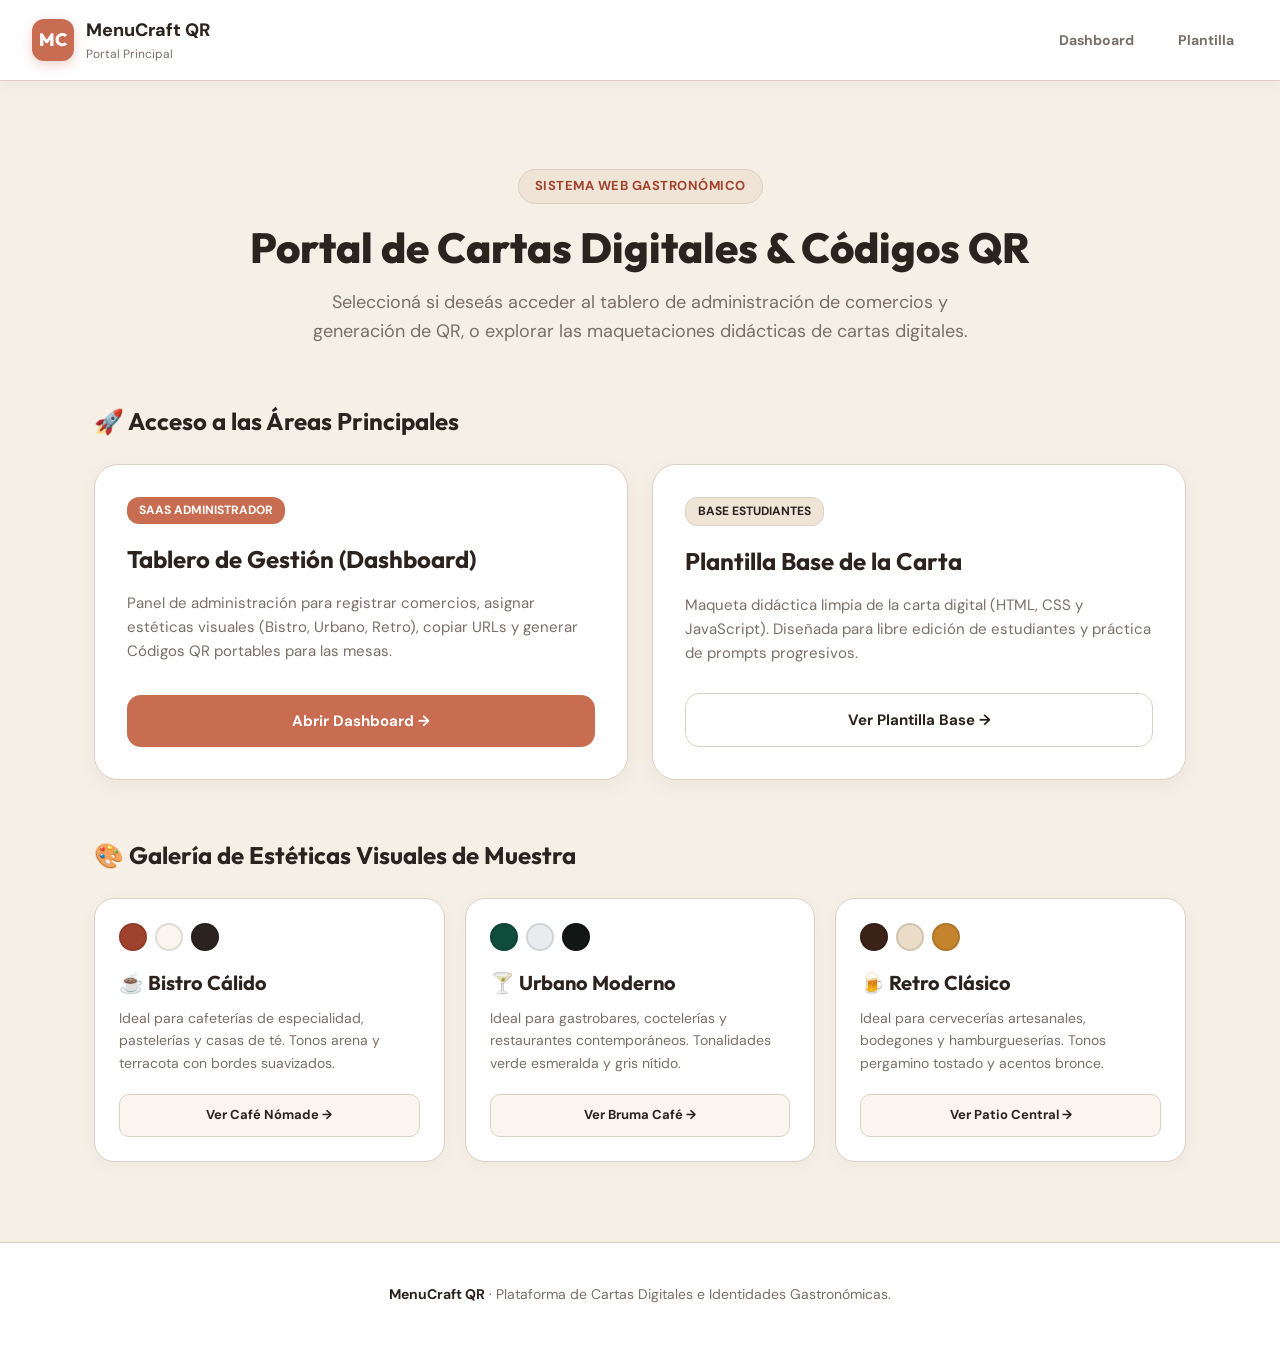
<file: index.html>
<!doctype html>
<html lang="es">
  <head>
    <meta charset="UTF-8" />
    <meta name="viewport" content="width=device-width, initial-scale=1.0" />
    <meta
      name="description"
      content="Portal principal de MenuCraft QR. Accedé al panel de administración o explorá las maquetaciones y estéticas gastronómicas."
    />
    <title>MenuCraft QR | Portal de Cartas Digitales</title>

    <!-- FUENTES GOOGLE: Outfit para títulos elegantes y DM Sans para el cuerpo de texto -->
    <link rel="preconnect" href="https://fonts.googleapis.com" />
    <link rel="preconnect" href="https://fonts.gstatic.com" crossorigin />
    <link
      href="https://fonts.googleapis.com/css2?family=DM+Sans:wght@400;500;600;700&family=Outfit:wght@500;600;700;800&display=swap"
      rel="stylesheet"
    />

    <style>
      /* ===========================================================================
         SISTEMA DE DISEÑO: CRAFT STUDIO / WARM MINIMALIST
         =========================================================================== */
      * { box-sizing: border-box; }
      html { font-size: 100%; scroll-behavior: smooth; }
      
      body {
        margin: 0px;
        min-width: 320px;
        color: #2C221E;
        background-color: #F5EFE6; /* Fondo arena cálido */
        font-family: "DM Sans", sans-serif;
        font-size: 16px;
        line-height: 1.6;
      }

      h1, h2, h3, h4, p { margin-top: 0px; }
      h1, h2, h3, h4 { font-family: "Outfit", sans-serif; }

      /* BARRA SUPERIOR (TOPBAR) */
      .topbar {
        display: flex;
        align-items: center;
        justify-content: space-between;
        padding: 16px 32px;
        background-color: #FFFFFF;
        border-bottom: 1px solid #DDD0C2;
        position: sticky;
        top: 0px;
        z-index: 100;
        box-shadow: 0px 4px 16px rgba(44, 34, 30, 0.04);
      }

      .brand {
        display: flex;
        align-items: center;
        gap: 12px;
        text-decoration: none;
        color: #2C221E;
      }

      .brand__mark {
        display: flex;
        align-items: center;
        justify-content: center;
        width: 42px;
        height: 42px;
        border-radius: 12px;
        background-color: #C86D51; /* Terracota principal */
        color: #FFFFFF;
        font-family: "Outfit", sans-serif;
        font-weight: 800;
        font-size: 18px;
        box-shadow: 0px 4px 12px rgba(200, 109, 81, 0.3);
      }

      .brand strong { display: block; font-size: 18px; font-weight: 800; }
      .brand small { display: block; color: #7A6F68; font-size: 12px; }

      .nav-links {
        display: flex;
        align-items: center;
        gap: 16px;
      }

      .nav-link {
        color: #7A6F68;
        text-decoration: none;
        font-size: 14px;
        font-weight: 700;
        padding: 8px 14px;
        border-radius: 10px;
        transition: background-color 0.2s ease, color 0.2s ease;
      }
      .nav-link:hover { color: #2C221E; background-color: #EFE4D6; }

      /* PAGE SHELL */
      .container {
        width: 100%;
        max-width: 1140px;
        margin-left: auto;
        margin-right: auto;
        padding: 40px 24px 80px 24px;
      }

      /* HERO SECTION */
      .hero {
        text-align: center;
        padding: 48px 16px 56px 16px;
      }

      .hero__eyebrow {
        display: inline-block;
        padding: 6px 16px;
        border-radius: 20px;
        border: 1px solid #DDD0C2;
        background-color: #EFE4D6;
        color: #A0432C;
        font-size: 13px;
        font-weight: 700;
        text-transform: uppercase;
        letter-spacing: 0.5px;
        margin-bottom: 20px;
      }

      .hero h1 {
        font-size: 42px;
        font-weight: 800;
        line-height: 1.15;
        margin-bottom: 16px;
        color: #2C221E;
      }

      .hero p {
        max-width: 680px;
        margin-left: auto;
        margin-right: auto;
        color: #7A6F68;
        font-size: 18px;
        margin-bottom: 0px;
      }

      /* SECCIÓN ZONAS DE ACCESO (GRID DE 2 COLUMNAS) */
      .section-title {
        font-size: 24px;
        font-weight: 700;
        color: #2C221E;
        margin-bottom: 24px;
        display: flex;
        align-items: center;
        gap: 10px;
      }

      .main-grid {
        display: grid;
        grid-template-columns: repeat(auto-fit, minmax(320px, 1fr));
        gap: 24px;
        margin-bottom: 56px;
      }

      .access-card {
        display: flex;
        flex-direction: column;
        padding: 32px;
        border-radius: 24px;
        background-color: #FFFFFF;
        border: 1px solid #DDD0C2;
        box-shadow: 0px 6px 20px rgba(44, 34, 30, 0.05);
        transition: transform 0.25s ease, border-color 0.25s ease, box-shadow 0.25s ease;
        position: relative;
        overflow: hidden;
      }

      .access-card:hover {
        transform: translateY(-6px);
        border-color: #C86D51;
        box-shadow: 0px 16px 36px rgba(44, 34, 30, 0.1);
      }

      .card-badge {
        align-self: flex-start;
        padding: 4px 12px;
        border-radius: 12px;
        font-size: 12px;
        font-weight: 700;
        text-transform: uppercase;
        margin-bottom: 16px;
      }

      .card-badge--terracota { color: #FFFFFF; background-color: #C86D51; }
      .card-badge--taupe { color: #2C221E; background-color: #EFE4D6; border: 1px solid #DDD0C2; }

      .access-card h2 {
        font-size: 24px;
        font-weight: 700;
        margin-bottom: 12px;
        color: #2C221E;
      }

      .access-card p {
        color: #7A6F68;
        font-size: 15px;
        margin-bottom: 28px;
        flex-grow: 1;
      }

      .btn-action {
        display: inline-flex;
        align-items: center;
        justify-content: center;
        gap: 8px;
        padding: 14px 24px;
        border-radius: 14px;
        font-weight: 700;
        font-size: 15px;
        text-decoration: none;
        transition: background-color 0.2s ease, border-color 0.2s ease;
      }

      .btn-action--primary {
        background-color: #C86D51;
        color: #FFFFFF;
      }
      .btn-action--primary:hover { background-color: #A0432C; }

      .btn-action--secondary {
        background-color: #FFFFFF;
        color: #2C221E;
        border: 1px solid #DDD0C2;
      }
      .btn-action--secondary:hover { background-color: #F5EFE6; border-color: #C86D51; }

      /* SECCIÓN DE ESTÉTICAS VISUALES (GRID DE 3 COLUMNAS) */
      .themes-grid {
        display: grid;
        grid-template-columns: repeat(auto-fit, minmax(280px, 1fr));
        gap: 20px;
      }

      .theme-preview-card {
        display: flex;
        flex-direction: column;
        padding: 24px;
        border-radius: 20px;
        background-color: #FFFFFF;
        border: 1px solid #DDD0C2;
        box-shadow: 0px 4px 16px rgba(44, 34, 30, 0.04);
        transition: transform 0.2s ease, border-color 0.2s ease;
      }

      .theme-preview-card:hover {
        transform: translateY(-4px);
        border-color: #C86D51;
      }

      .swatches {
        display: flex;
        gap: 8px;
        margin-bottom: 16px;
      }

      .swatch {
        width: 28px;
        height: 28px;
        border-radius: 50%;
        border: 2px solid rgba(0, 0, 0, 0.1);
      }

      .theme-preview-card h3 {
        font-size: 20px;
        font-weight: 700;
        margin-bottom: 8px;
        color: #2C221E;
      }

      .theme-preview-card p {
        color: #7A6F68;
        font-size: 14px;
        margin-bottom: 20px;
        flex-grow: 1;
      }

      .btn-theme-link {
        display: inline-flex;
        align-items: center;
        justify-content: center;
        padding: 10px 18px;
        border-radius: 10px;
        background-color: #FAF5EE;
        border: 1px solid #DDD0C2;
        color: #2C221E;
        text-decoration: none;
        font-size: 13px;
        font-weight: 700;
        transition: background-color 0.2s ease, border-color 0.2s ease;
      }
      .btn-theme-link:hover { background-color: #C86D51; color: #FFFFFF; border-color: #C86D51; }

      /* FOOTER */
      footer {
        padding: 40px 24px;
        text-align: center;
        background-color: #FFFFFF;
        border-top: 1px solid #DDD0C2;
        color: #7A6F68;
        font-size: 14px;
      }
      footer strong { color: #2C221E; }

      @media (max-width: 600px) {
        .topbar { padding: 16px; }
        .hero h1 { font-size: 32px; }
        .hero p { font-size: 16px; }
        .container { padding-top: 24px; }
      }
    </style>
  </head>
  <body>

    <!-- BARRA SUPERIOR (TOPBAR) -->
    <header class="topbar">
      <a class="brand" href="index.html">
        <span class="brand__mark" aria-hidden="true">MC</span>
        <span>
          <strong>MenuCraft QR</strong>
          <small>Portal Principal</small>
        </span>
      </a>

      <nav class="nav-links">
        <a class="nav-link" href="dashboard/index.html">Dashboard</a>
        <a class="nav-link" href="plantilla-comercio/index.html">Plantilla</a>
      </nav>
    </header>

    <!-- CONTENEDOR PRINCIPAL -->
    <div class="container">
      
      <!-- HERO DE BIENVENIDA -->
      <header class="hero">
        <span class="hero__eyebrow">Sistema Web Gastronómico</span>
        <h1>Portal de Cartas Digitales & Códigos QR</h1>
        <p>
          Seleccioná si deseás acceder al tablero de administración de comercios y generación de QR, o explorar las maquetaciones didácticas de cartas digitales.
        </p>
      </header>

      <!-- ZONA DE ACCESO PRINCIPAL -->
      <section aria-labelledby="section-access-title">
        <h2 id="section-access-title" class="section-title">
          <span>🚀 Acceso a las Áreas Principales</span>
        </h2>

        <div class="main-grid">
          <!-- CARD 1: DASHBOARD -->
          <article class="access-card">
            <span class="card-badge card-badge--terracota">SaaS Administrador</span>
            <h2>Tablero de Gestión (Dashboard)</h2>
            <p>
              Panel de administración para registrar comercios, asignar estéticas visuales (Bistro, Urbano, Retro), copiar URLs y generar Códigos QR portables para las mesas.
            </p>
            <a class="btn-action btn-action--primary" href="dashboard/index.html">
              Abrir Dashboard →
            </a>
          </article>

          <!-- CARD 2: PLANTILLA ALUMNOS -->
          <article class="access-card">
            <span class="card-badge card-badge--taupe">Base Estudiantes</span>
            <h2>Plantilla Base de la Carta</h2>
            <p>
              Maqueta didáctica limpia de la carta digital (HTML, CSS y JavaScript). Diseñada para libre edición de estudiantes y práctica de prompts progresivos.
            </p>
            <a class="btn-action btn-action--secondary" href="plantilla-comercio/index.html">
              Ver Plantilla Base →
            </a>
          </article>
        </div>
      </section>

      <!-- SECCIÓN DE ESTÉTICAS VISUALES DEMO -->
      <section aria-labelledby="section-themes-title">
        <h2 id="section-themes-title" class="section-title">
          <span>🎨 Galería de Estéticas Visuales de Muestra</span>
        </h2>

        <div class="themes-grid">
          <!-- TEMA 1: BISTRO CÁLIDO -->
          <article class="theme-preview-card">
            <div class="swatches">
              <span class="swatch" style="background-color: #A0432C;" title="Terracota"></span>
              <span class="swatch" style="background-color: #FAF5EE;" title="Arena"></span>
              <span class="swatch" style="background-color: #2C221E;" title="Marrón"></span>
            </div>
            <h3>☕ Bistro Cálido</h3>
            <p>Ideal para cafeterías de especialidad, pastelerías y casas de té. Tonos arena y terracota con bordes suavizados.</p>
            <a class="btn-theme-link" href="comercios/cafe-nomade/index.html">
              Ver Café Nómade →
            </a>
          </article>

          <!-- TEMA 2: URBANO MODERNO -->
          <article class="theme-preview-card">
            <div class="swatches">
              <span class="swatch" style="background-color: #0F4C3A;" title="Verde Esmeralda"></span>
              <span class="swatch" style="background-color: #E8ECEF;" title="Gris Pizarra"></span>
              <span class="swatch" style="background-color: #121614;" title="Grafito"></span>
            </div>
            <h3>🍸 Urbano Moderno</h3>
            <p>Ideal para gastrobares, coctelerías y restaurantes contemporáneos. Tonalidades verde esmeralda y gris nítido.</p>
            <a class="btn-theme-link" href="comercios/bruma-cafe/index.html">
              Ver Bruma Café →
            </a>
          </article>

          <!-- TEMA 3: RETRO CLÁSICO -->
          <article class="theme-preview-card">
            <div class="swatches">
              <span class="swatch" style="background-color: #3B2317;" title="Madera"></span>
              <span class="swatch" style="background-color: #EADCC6;" title="Pergamino"></span>
              <span class="swatch" style="background-color: #C4832D;" title="Ámbar"></span>
            </div>
            <h3>🍺 Retro Clásico</h3>
            <p>Ideal para cervecerías artesanales, bodegones y hamburgueserías. Tonos pergamino tostado y acentos bronce.</p>
            <a class="btn-theme-link" href="comercios/patio-central/index.html">
              Ver Patio Central →
            </a>
          </article>
        </div>
      </section>

    </div>

    <!-- PIE DE PÁGINA -->
    <footer>
      <p>
        <strong>MenuCraft QR</strong> · Plataforma de Cartas Digitales e Identidades Gastronómicas.
      </p>
    </footer>

  </body>
</html>
</file>
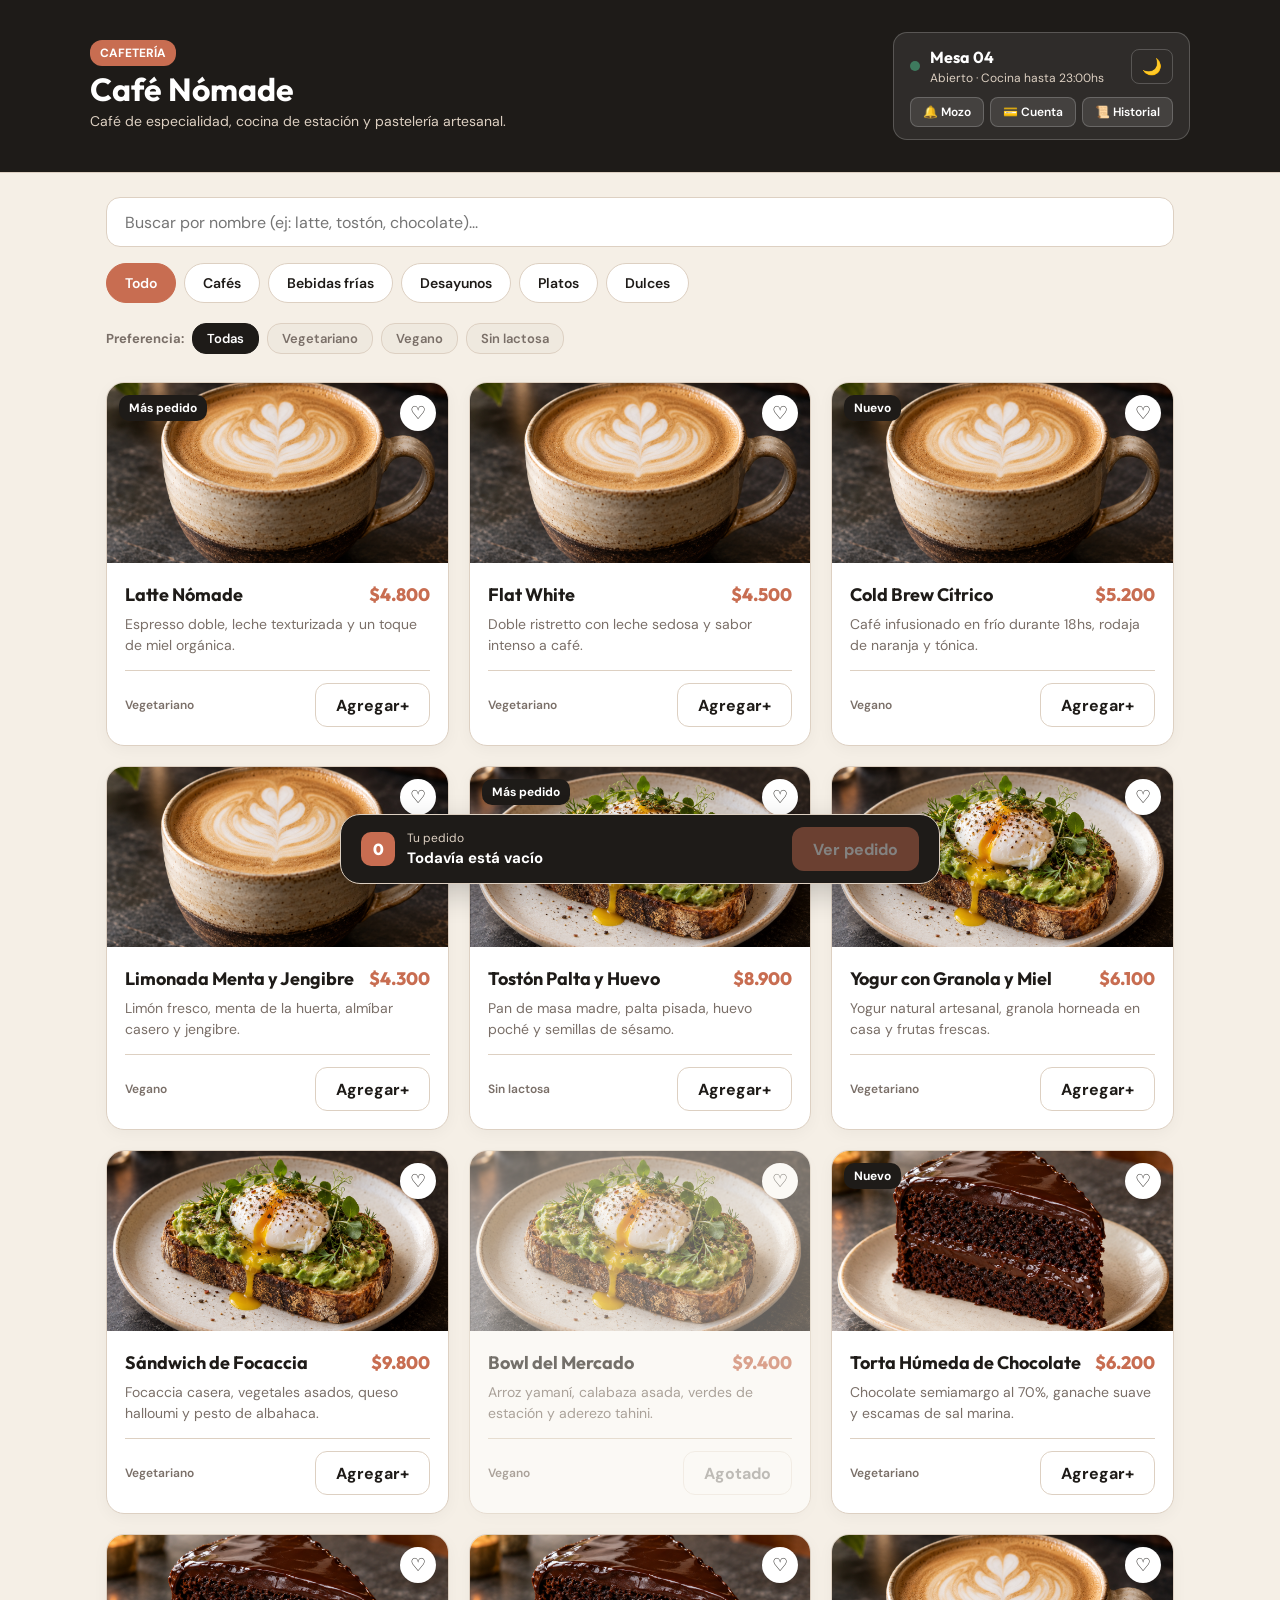
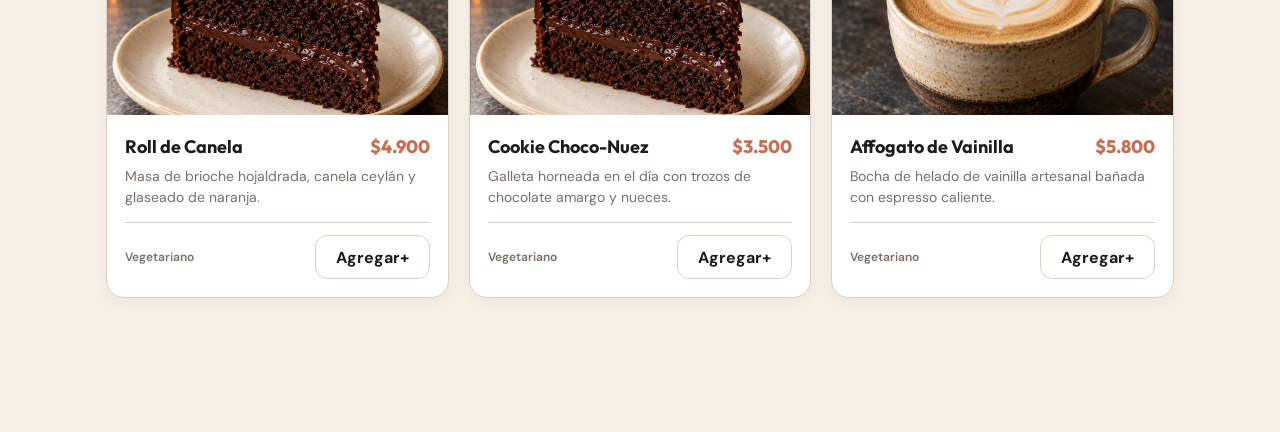
<file: plantilla-comercio/index.html>
<!doctype html>
<html lang="es">
  <head>
    <meta charset="UTF-8" />
    <meta name="viewport" content="width=device-width, initial-scale=1.0" />
    <meta
      name="description"
      content="Carta digital interactiva para restaurantes, bares y cafeterías. Consultá productos y hacé tu pedido desde tu mesa."
    />
    <title>Café Nómade | Carta Digital</title>

    <!-- FUENTES GOOGLE: Outfit para títulos y DM Sans para texto legibles en pantallas móviles -->
    <link rel="preconnect" href="https://fonts.googleapis.com" />
    <link rel="preconnect" href="https://fonts.gstatic.com" crossorigin />
    <link
      href="https://fonts.googleapis.com/css2?family=DM+Sans:wght@400;500;600;700&family=Outfit:wght@500;600;700;800&display=swap"
      rel="stylesheet"
    />

    <!-- HOJA DE ESTILOS DE LA CARTA DIGITAL -->
    <link rel="stylesheet" href="css/styles.css" />
  </head>
  <body>

    <!-- CABECERA DE IDENTIDAD DEL LOCAL (HERO) -->
    <header class="menu-hero">
      <div class="menu-hero__container">
        <div class="brand-identity">
          <span class="brand-badge">Cafetería</span>
          <h1>Café Nómade</h1>
          <p>Café de especialidad, cocina de estación y pastelería artesanal.</p>
        </div>
        
        <!-- ETIQUETA DE MESA, BOTONES DE ASISTENCIA Y CONMUTADOR DE TEMA -->
        <div class="table-info" aria-label="Información del cliente">
          <div class="table-header-row">
            <span class="status-dot" aria-hidden="true"></span>
            <div>
              <strong>Mesa 04</strong>
              <small>Abierto · Cocina hasta 23:00hs</small>
            </div>
            <!-- BOTÓN DE MODO NOCHE / DÍA -->
            <button id="btn-theme-toggle" class="icon-button" type="button" aria-label="Cambiar tema de la página">🌙</button>
          </div>

          <!-- BOTONES DE ASISTENCIA RÁPIDA -->
          <div class="header-actions">
            <button id="btn-call-waiter" class="header-action-button" type="button">🔔 Mozo</button>
            <button id="btn-request-check" class="header-action-button" type="button">💳 Cuenta</button>
            <button id="btn-open-history" class="header-action-button" type="button">📜 Historial</button>
          </div>
        </div>
      </div>
    </header>

    <!-- CONTENEDOR PRINCIPAL DE LA CARTA -->
    <div class="page-shell">

      <!-- CONTROLES: BUSCADOR Y FILTROS POR CATEGORÍA Y PREFERENCIA -->
      <section class="menu-controls" aria-label="Búsqueda y filtros">
        
        <!-- CAMPO DE BÚSQUEDA -->
        <div class="search-box">
          <label for="search" class="visually-hidden">Buscar productos</label>
          <input
            type="search"
            id="search"
            placeholder="Buscar por nombre (ej: latte, tostón, chocolate)..."
          />
        </div>

        <!-- FILTROS POR CATEGORÍA -->
        <div class="category-filters" role="tablist" aria-label="Categorías de la carta">
          <button class="category-button is-active" type="button" data-category="Todo">Todo</button>
          <button class="category-button" type="button" data-category="Cafés">Cafés</button>
          <button class="category-button" type="button" data-category="Bebidas frías">Bebidas frías</button>
          <button class="category-button" type="button" data-category="Desayunos">Desayunos</button>
          <button class="category-button" type="button" data-category="Platos">Platos</button>
          <button class="category-button" type="button" data-category="Dulces">Dulces</button>
        </div>

        <!-- FILTROS MÚLTIPLES POR PREFERENCIA ALIMENTARIA -->
        <div class="preference-filters" role="group" aria-label="Filtro por preferencia alimentaria">
          <span class="filter-label">Preferencia:</span>
          <button class="preference-chip is-active" type="button" data-preference="Todas">Todas</button>
          <button class="preference-chip" type="button" data-preference="Vegetariano">Vegetariano</button>
          <button class="preference-chip" type="button" data-preference="Vegano">Vegano</button>
          <button class="preference-chip" type="button" data-preference="Sin lactosa">Sin lactosa</button>
        </div>
      </section>

      <!-- GRILLA DE PRODUCTOS (SE RENDERIZA DESDE JAVASCRIPT) -->
      <main class="menu-grid" id="product-list" aria-label="Listado de productos">
        <!-- Las tarjetas se cargarán dinámicamente mediante JS -->
      </main>

    </div>

    <!-- BARRA FLOTANTE DEL PEDIDO (STICKY FOOTER EN LA PARTE INFERIOR) -->
    <aside class="sticky-order-bar" id="sticky-order-bar" aria-label="Resumen del pedido">
      <div class="sticky-order-bar__info">
        <span class="badge-count" id="order-count">0</span>
        <div>
          <small>Tu pedido</small>
          <strong id="order-summary">Todavía está vacío</strong>
        </div>
      </div>
      
      <button class="button button--primary" id="view-order" type="button" disabled>
        Ver pedido
      </button>
    </aside>

    <!-- TOAST DE NOTIFICACIÓN TEMPORAL (MOZO / CUENTA) -->
    <div class="toast-notice is-hidden" id="toast-notice" role="status">
      <span id="toast-notice-icon">🔔</span>
      <span id="toast-notice-msg">Mozo notificado a la Mesa 04</span>
    </div>

    <!-- MODAL DE DETALLE Y GESTIÓN DEL PEDIDO -->
    <div class="modal-overlay is-hidden" id="order-modal" role="dialog" aria-modal="true" aria-labelledby="modal-order-title">
      <div class="modal-card">
        
        <div class="modal-header">
          <div>
            <h2 id="modal-order-title">Detalle de tu pedido</h2>
            <small>Mesa 04 · Revisá tus ítems antes de confirmar</small>
          </div>
          <button type="button" class="modal-close" id="btn-close-order-modal" aria-label="Cerrar modal">&times;</button>
        </div>

        <div class="modal-body">
          <!-- Lista de productos agregados en el pedido -->
          <ul class="order-item-list" id="modal-order-items">
            <!-- Renderizado dinámico desde JS -->
          </ul>

          <!-- SELECTOR DE PROPINAS SUGERIDAS -->
          <div class="tip-section">
            <span class="tip-title">Propina sugerida</span>
            <div class="tip-buttons">
              <button type="button" class="tip-button is-active" data-tip="0">0%</button>
              <button type="button" class="tip-button" data-tip="10">10%</button>
              <button type="button" class="tip-button" data-tip="15">15%</button>
              <button type="button" class="tip-button" data-tip="20">20%</button>
            </div>
          </div>

          <!-- Resumen con el costo total -->
          <div class="order-total-block">
            <div>
              <span>Total a pagar</span>
              <small id="tip-detail-text" style="display:block; color:#7A6F68; font-size:12px;">Sin propina</small>
            </div>
            <strong id="modal-order-total">$0</strong>
          </div>
        </div>

        <div class="modal-actions">
          <button type="button" class="button button--secondary" id="btn-clear-order">
            Vaciar pedido
          </button>
          <button type="button" class="button button--primary" id="btn-confirm-order">
            Confirmar pedido
          </button>
        </div>

      </div>
    </div>

    <!-- MODAL DE CONFIRMACIÓN DE PEDIDO EXITOSO -->
    <div class="modal-overlay is-hidden" id="success-modal" role="dialog" aria-modal="true" aria-labelledby="success-modal-title">
      <div class="modal-card modal-card--success">
        <div class="success-icon-box">
          <span>✓</span>
        </div>
        
        <h2 id="success-modal-title">¡Pedido enviado a la cocina!</h2>
        <p id="success-modal-msg">Muchas gracias. Tu pedido para la <strong>Mesa 04</strong> ya está en preparación.</p>
        
        <div class="success-details">
          <span>Tiempo estimado: <strong>15 - 20 min</strong></span>
        </div>

        <div class="modal-actions modal-actions--center">
          <button type="button" class="button button--primary" id="btn-close-success-modal">
            Entendido
          </button>
        </div>
      </div>
    </div>

    <!-- MODAL DE HISTORIAL DE CONSUMOS DE LA MESA -->
    <div class="modal-overlay is-hidden" id="history-modal" role="dialog" aria-modal="true" aria-labelledby="history-modal-title">
      <div class="modal-card">
        <div class="modal-header">
          <div>
            <h2 id="history-modal-title">Consumos de la Mesa 04</h2>
            <small>Historial de comandas enviadas durante la estadía</small>
          </div>
          <button type="button" class="modal-close" id="btn-close-history-modal" aria-label="Cerrar modal">&times;</button>
        </div>
        
        <div class="modal-body">
          <div class="history-list" id="history-list">
            <!-- Carga dinámica del historial desde JS -->
          </div>
        </div>

        <div class="modal-actions">
          <button type="button" class="button button--secondary" id="btn-close-history">
            Cerrar
          </button>
        </div>
      </div>
    </div>

    <!-- CARGA DE SCRIPTS: Primero los datos de productos y luego la lógica de la app -->
    <script src="js/productos.js"></script>
    <script src="js/app.js"></script>
  </body>
</html>
</file>
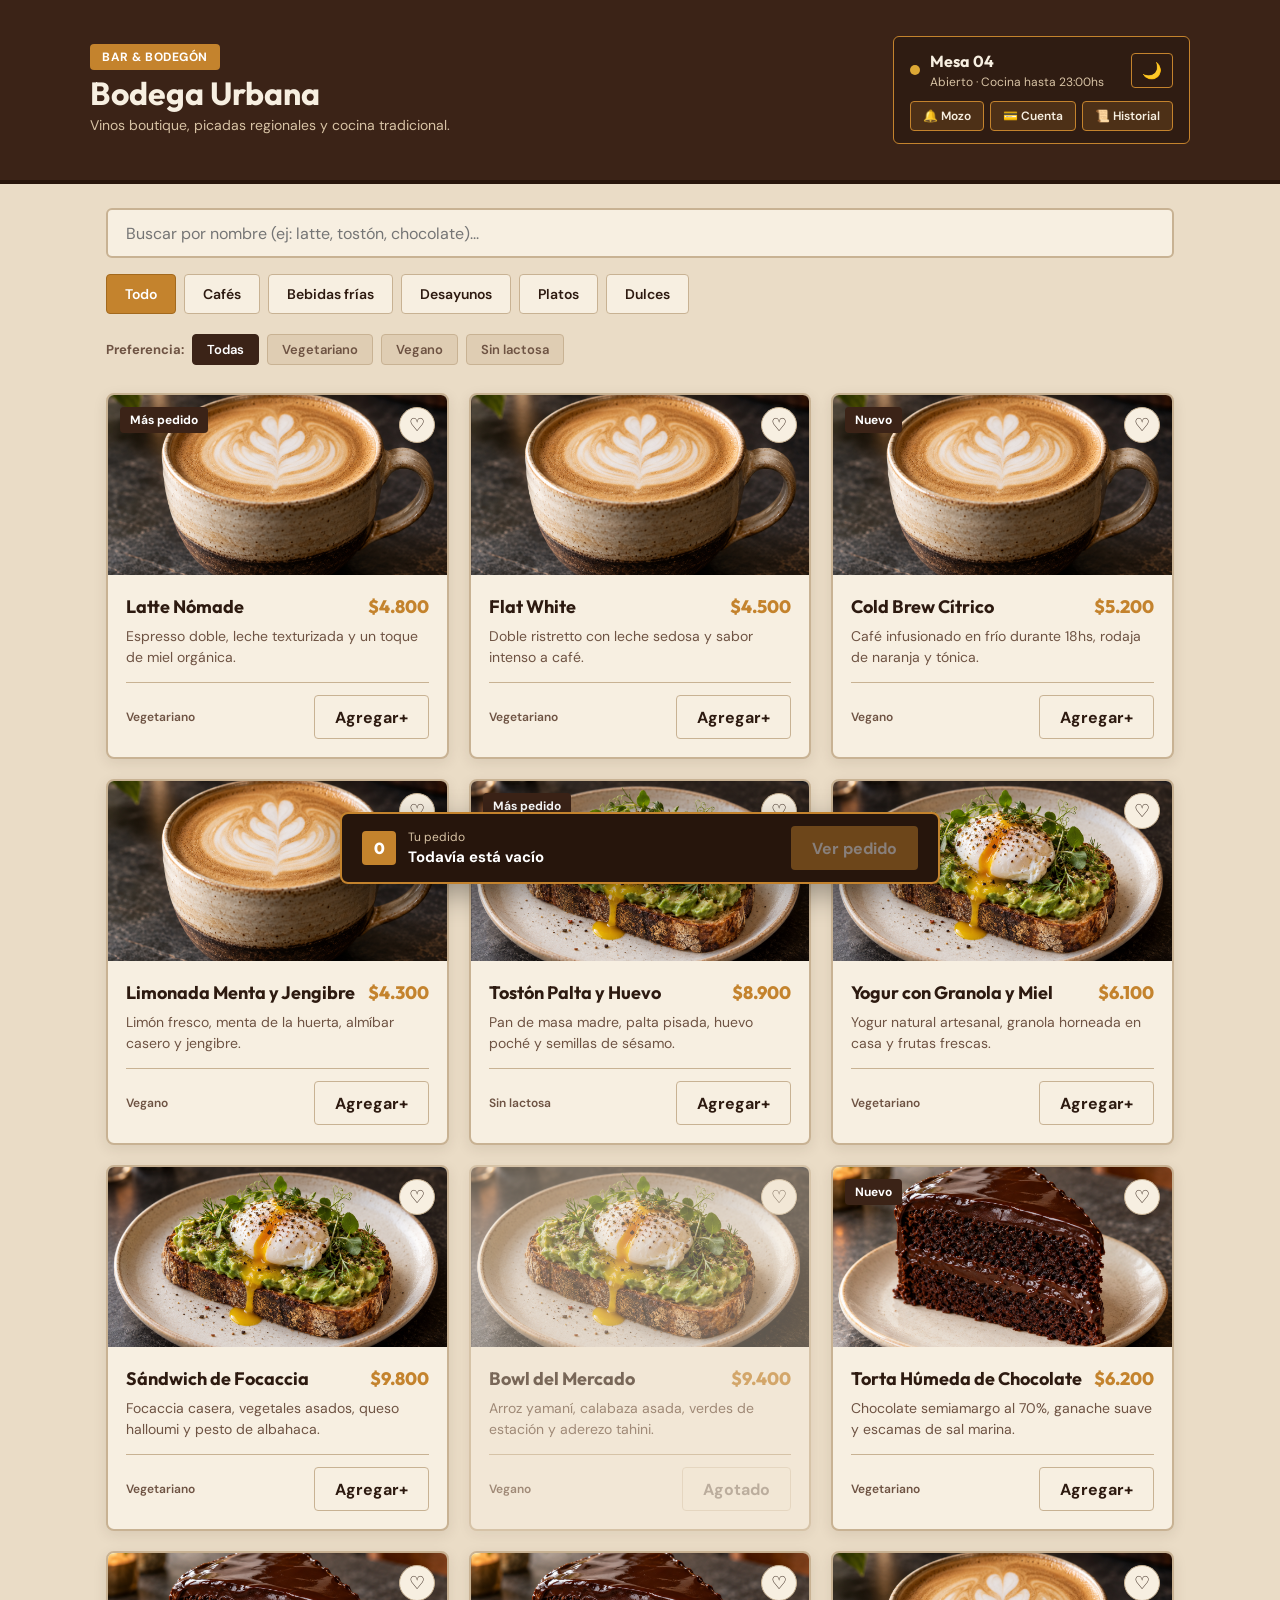
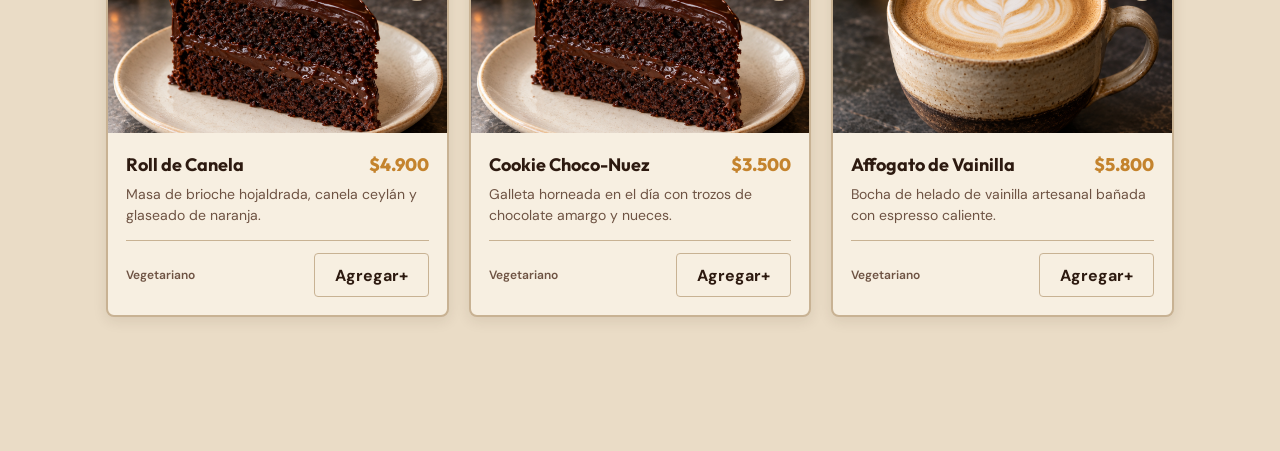
<file: comercios/bodega-urbana/index.html>
<!doctype html>
<html lang="es">
  <head>
    <meta charset="UTF-8" />
    <meta name="viewport" content="width=device-width, initial-scale=1.0" />
    <meta
      name="description"
      content="Carta digital interactiva para restaurantes, bares y cafeterías. Consultá productos y hacé tu pedido desde tu mesa."
    />
    <title>Bodega Urbana | Carta Digital</title>

    <!-- FUENTES GOOGLE: Outfit para títulos y DM Sans para texto legibles en pantallas móviles -->
    <link rel="preconnect" href="https://fonts.googleapis.com" />
    <link rel="preconnect" href="https://fonts.gstatic.com" crossorigin />
    <link
      href="https://fonts.googleapis.com/css2?family=DM+Sans:wght@400;500;600;700&family=Outfit:wght@500;600;700;800&display=swap"
      rel="stylesheet"
    />

    <!-- HOJA DE ESTILOS DE LA CARTA DIGITAL (Estilo 3: Retro Clásico) -->
    <link rel="stylesheet" href="css/theme-retro.css" id="theme-stylesheet" />
  </head>
  <body>

    <!-- CABECERA DE IDENTIDAD DEL LOCAL (HERO) -->
    <header class="menu-hero">
      <div class="menu-hero__container">
        <div class="brand-identity">
          <span class="brand-badge">Bar & Bodegón</span>
          <h1>Bodega Urbana</h1>
          <p>Vinos boutique, picadas regionales y cocina tradicional.</p>
        </div>
        
        <!-- ETIQUETA DE MESA, BOTONES DE ASISTENCIA Y CONMUTADOR DE TEMA -->
        <div class="table-info" aria-label="Información del cliente">
          <div class="table-header-row">
            <span class="status-dot" aria-hidden="true"></span>
            <div>
              <strong>Mesa 04</strong>
              <small>Abierto · Cocina hasta 23:00hs</small>
            </div>
            <!-- BOTÓN DE MODO NOCHE / DÍA -->
            <button id="btn-theme-toggle" class="icon-button" type="button" aria-label="Cambiar tema de la página">🌙</button>
          </div>

          <!-- BOTONES DE ASISTENCIA RÁPIDA -->
          <div class="header-actions">
            <button id="btn-call-waiter" class="header-action-button" type="button">🔔 Mozo</button>
            <button id="btn-request-check" class="header-action-button" type="button">💳 Cuenta</button>
            <button id="btn-open-history" class="header-action-button" type="button">📜 Historial</button>
          </div>
        </div>
      </div>
    </header>

    <!-- CONTENEDOR PRINCIPAL DE LA CARTA -->
    <div class="page-shell">

      <!-- CONTROLES: BUSCADOR Y FILTROS POR CATEGORÍA Y PREFERENCIA -->
      <section class="menu-controls" aria-label="Búsqueda y filtros">
        
        <!-- CAMPO DE BÚSQUEDA -->
        <div class="search-box">
          <label for="search" class="visually-hidden">Buscar productos</label>
          <input
            type="search"
            id="search"
            placeholder="Buscar por nombre (ej: latte, tostón, chocolate)..."
          />
        </div>

        <!-- FILTROS POR CATEGORÍA -->
        <div class="category-filters" role="tablist" aria-label="Categorías de la carta">
          <button class="category-button is-active" type="button" data-category="Todo">Todo</button>
          <button class="category-button" type="button" data-category="Cafés">Cafés</button>
          <button class="category-button" type="button" data-category="Bebidas frías">Bebidas frías</button>
          <button class="category-button" type="button" data-category="Desayunos">Desayunos</button>
          <button class="category-button" type="button" data-category="Platos">Platos</button>
          <button class="category-button" type="button" data-category="Dulces">Dulces</button>
        </div>

        <!-- FILTROS MÚLTIPLES POR PREFERENCIA ALIMENTARIA -->
        <div class="preference-filters" role="group" aria-label="Filtro por preferencia alimentaria">
          <span class="filter-label">Preferencia:</span>
          <button class="preference-chip is-active" type="button" data-preference="Todas">Todas</button>
          <button class="preference-chip" type="button" data-preference="Vegetariano">Vegetariano</button>
          <button class="preference-chip" type="button" data-preference="Vegano">Vegano</button>
          <button class="preference-chip" type="button" data-preference="Sin lactosa">Sin lactosa</button>
        </div>
      </section>

      <!-- GRILLA DE PRODUCTOS (SE RENDERIZA DESDE JAVASCRIPT) -->
      <main class="menu-grid" id="product-list" aria-label="Listado de productos">
        <!-- Las tarjetas se cargarán dinámicamente mediante JS -->
      </main>

    </div>

    <!-- BARRA FLOTANTE DEL PEDIDO (STICKY FOOTER EN LA PARTE INFERIOR) -->
    <aside class="sticky-order-bar" id="sticky-order-bar" aria-label="Resumen del pedido">
      <div class="sticky-order-bar__info">
        <span class="badge-count" id="order-count">0</span>
        <div>
          <small>Tu pedido</small>
          <strong id="order-summary">Todavía está vacío</strong>
        </div>
      </div>
      
      <button class="button button--primary" id="view-order" type="button" disabled>
        Ver pedido
      </button>
    </aside>

    <!-- TOAST DE NOTIFICACIÓN TEMPORAL (MOZO / CUENTA) -->
    <div class="toast-notice is-hidden" id="toast-notice" role="status">
      <span id="toast-notice-icon">🔔</span>
      <span id="toast-notice-msg">Mozo notificado a la Mesa 04</span>
    </div>

    <!-- MODAL DE DETALLE Y GESTIÓN DEL PEDIDO -->
    <div class="modal-overlay is-hidden" id="order-modal" role="dialog" aria-modal="true" aria-labelledby="modal-order-title">
      <div class="modal-card">
        
        <div class="modal-header">
          <div>
            <h2 id="modal-order-title">Detalle de tu pedido</h2>
            <small>Mesa 04 · Revisá tus ítems antes de confirmar</small>
          </div>
          <button type="button" class="modal-close" id="btn-close-order-modal" aria-label="Cerrar modal">&times;</button>
        </div>

        <div class="modal-body">
          <!-- Lista de productos agregados en el pedido -->
          <ul class="order-item-list" id="modal-order-items">
            <!-- Renderizado dinámico desde JS -->
          </ul>

          <!-- SELECTOR DE PROPINAS SUGERIDAS -->
          <div class="tip-section">
            <span class="tip-title">Propina sugerida</span>
            <div class="tip-buttons">
              <button type="button" class="tip-button is-active" data-tip="0">0%</button>
              <button type="button" class="tip-button" data-tip="10">10%</button>
              <button type="button" class="tip-button" data-tip="15">15%</button>
              <button type="button" class="tip-button" data-tip="20">20%</button>
            </div>
          </div>

          <!-- Resumen con el costo total -->
          <div class="order-total-block">
            <div>
              <span>Total a pagar</span>
              <small id="tip-detail-text" style="display:block; color:#7A6F68; font-size:12px;">Sin propina</small>
            </div>
            <strong id="modal-order-total">$0</strong>
          </div>
        </div>

        <div class="modal-actions">
          <button type="button" class="button button--secondary" id="btn-clear-order">
            Vaciar pedido
          </button>
          <button type="button" class="button button--primary" id="btn-confirm-order">
            Confirmar pedido
          </button>
        </div>

      </div>
    </div>

    <!-- MODAL DE CONFIRMACIÓN DE PEDIDO EXITOSO -->
    <div class="modal-overlay is-hidden" id="success-modal" role="dialog" aria-modal="true" aria-labelledby="success-modal-title">
      <div class="modal-card modal-card--success">
        <div class="success-icon-box">
          <span>✓</span>
        </div>
        
        <h2 id="success-modal-title">¡Pedido enviado a la cocina!</h2>
        <p id="success-modal-msg">Muchas gracias. Tu pedido para la <strong>Mesa 04</strong> ya está en preparación.</p>
        
        <div class="success-details">
          <span>Tiempo estimado: <strong>15 - 20 min</strong></span>
        </div>

        <div class="modal-actions modal-actions--center">
          <button type="button" class="button button--primary" id="btn-close-success-modal">
            Entendido
          </button>
        </div>
      </div>
    </div>

    <!-- MODAL DE HISTORIAL DE CONSUMOS DE LA MESA -->
    <div class="modal-overlay is-hidden" id="history-modal" role="dialog" aria-modal="true" aria-labelledby="history-modal-title">
      <div class="modal-card">
        <div class="modal-header">
          <div>
            <h2 id="history-modal-title">Consumos de la Mesa 04</h2>
            <small>Historial de comandas enviadas durante la estadía</small>
          </div>
          <button type="button" class="modal-close" id="btn-close-history-modal" aria-label="Cerrar modal">&times;</button>
        </div>
        
        <div class="modal-body">
          <div class="history-list" id="history-list">
            <!-- Carga dinámica del historial desde JS -->
          </div>
        </div>

        <div class="modal-actions">
          <button type="button" class="button button--secondary" id="btn-close-history">
            Cerrar
          </button>
        </div>
      </div>
    </div>

    <!-- CARGA DE SCRIPTS: Primero los datos de productos y luego la lógica de la app -->
    <script src="js/productos.js"></script>
    <script src="js/app.js"></script>
  </body>
</html>
</file>
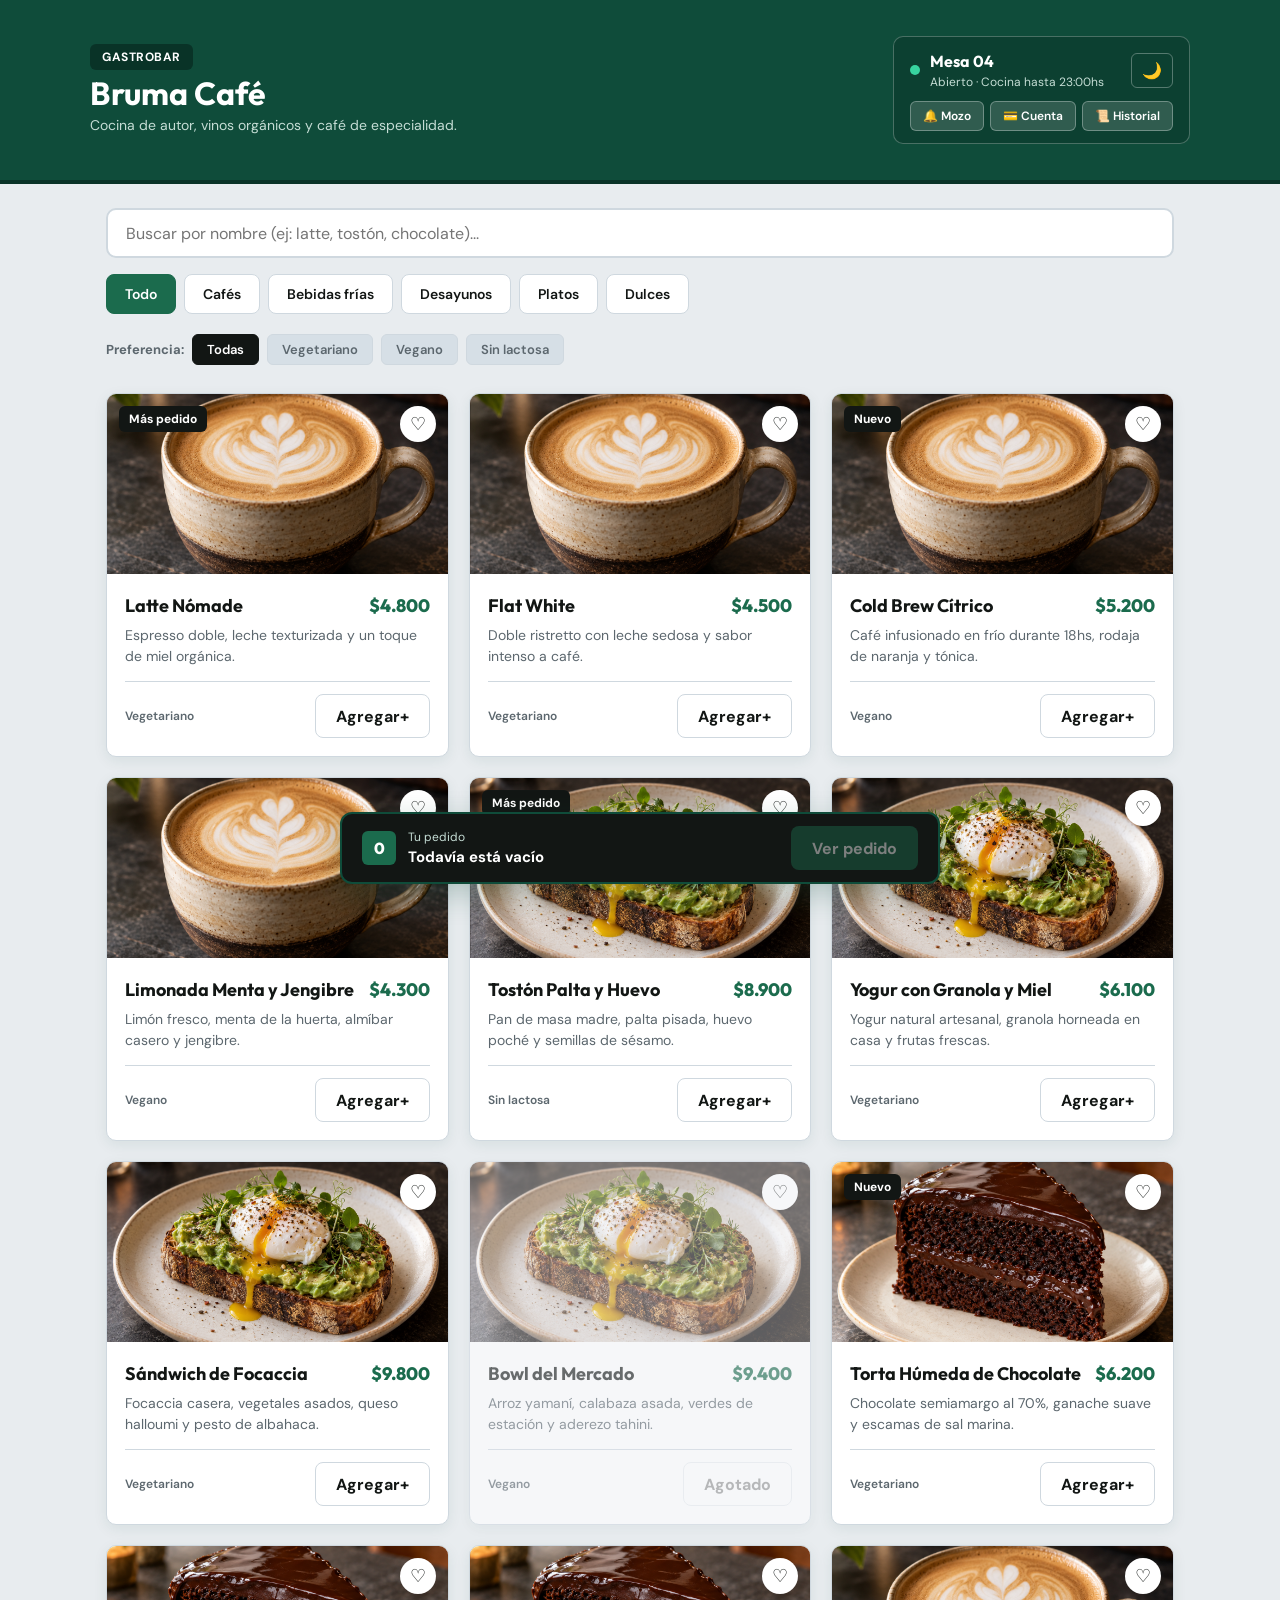
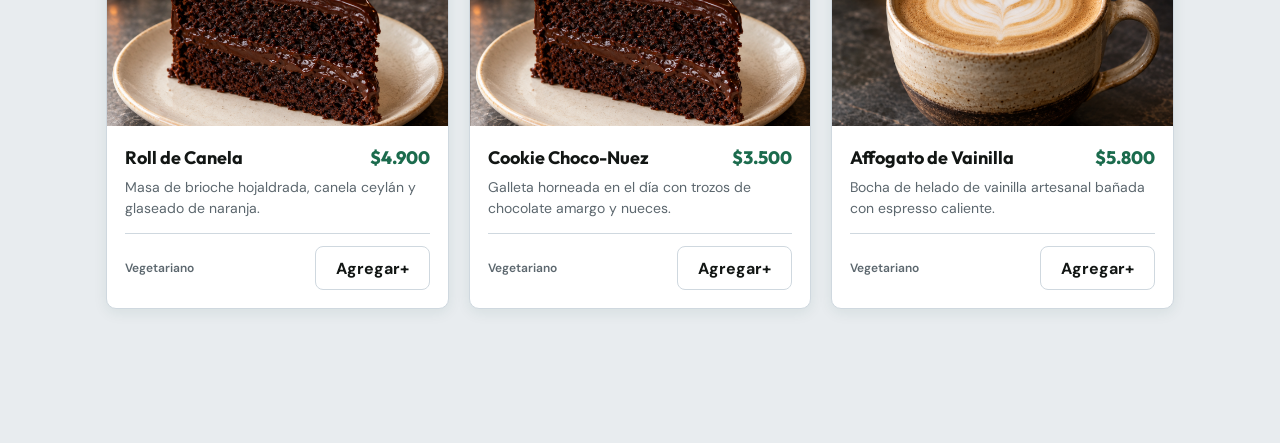
<file: comercios/bruma-cafe/index.html>
<!doctype html>
<html lang="es">
  <head>
    <meta charset="UTF-8" />
    <meta name="viewport" content="width=device-width, initial-scale=1.0" />
    <meta
      name="description"
      content="Carta digital interactiva para restaurantes, bares y cafeterías. Consultá productos y hacé tu pedido desde tu mesa."
    />
    <title>Bruma Café | Carta Digital</title>

    <!-- FUENTES GOOGLE: Outfit para títulos y DM Sans para texto legibles en pantallas móviles -->
    <link rel="preconnect" href="https://fonts.googleapis.com" />
    <link rel="preconnect" href="https://fonts.gstatic.com" crossorigin />
    <link
      href="https://fonts.googleapis.com/css2?family=DM+Sans:wght@400;500;600;700&family=Outfit:wght@500;600;700;800&display=swap"
      rel="stylesheet"
    />

    <!-- HOJA DE ESTILOS DE LA CARTA DIGITAL (Estilo 2: Urbano Moderno) -->
    <link rel="stylesheet" href="css/theme-urbano.css" id="theme-stylesheet" />
  </head>
  <body>

    <!-- CABECERA DE IDENTIDAD DEL LOCAL (HERO) -->
    <header class="menu-hero">
      <div class="menu-hero__container">
        <div class="brand-identity">
          <span class="brand-badge">Gastrobar</span>
          <h1>Bruma Café</h1>
          <p>Cocina de autor, vinos orgánicos y café de especialidad.</p>
        </div>
        
        <!-- ETIQUETA DE MESA, BOTONES DE ASISTENCIA Y CONMUTADOR DE TEMA -->
        <div class="table-info" aria-label="Información del cliente">
          <div class="table-header-row">
            <span class="status-dot" aria-hidden="true"></span>
            <div>
              <strong>Mesa 04</strong>
              <small>Abierto · Cocina hasta 23:00hs</small>
            </div>
            <!-- BOTÓN DE MODO NOCHE / DÍA -->
            <button id="btn-theme-toggle" class="icon-button" type="button" aria-label="Cambiar tema de la página">🌙</button>
          </div>

          <!-- BOTONES DE ASISTENCIA RÁPIDA -->
          <div class="header-actions">
            <button id="btn-call-waiter" class="header-action-button" type="button">🔔 Mozo</button>
            <button id="btn-request-check" class="header-action-button" type="button">💳 Cuenta</button>
            <button id="btn-open-history" class="header-action-button" type="button">📜 Historial</button>
          </div>
        </div>
      </div>
    </header>

    <!-- CONTENEDOR PRINCIPAL DE LA CARTA -->
    <div class="page-shell">

      <!-- CONTROLES: BUSCADOR Y FILTROS POR CATEGORÍA Y PREFERENCIA -->
      <section class="menu-controls" aria-label="Búsqueda y filtros">
        
        <!-- CAMPO DE BÚSQUEDA -->
        <div class="search-box">
          <label for="search" class="visually-hidden">Buscar productos</label>
          <input
            type="search"
            id="search"
            placeholder="Buscar por nombre (ej: latte, tostón, chocolate)..."
          />
        </div>

        <!-- FILTROS POR CATEGORÍA -->
        <div class="category-filters" role="tablist" aria-label="Categorías de la carta">
          <button class="category-button is-active" type="button" data-category="Todo">Todo</button>
          <button class="category-button" type="button" data-category="Cafés">Cafés</button>
          <button class="category-button" type="button" data-category="Bebidas frías">Bebidas frías</button>
          <button class="category-button" type="button" data-category="Desayunos">Desayunos</button>
          <button class="category-button" type="button" data-category="Platos">Platos</button>
          <button class="category-button" type="button" data-category="Dulces">Dulces</button>
        </div>

        <!-- FILTROS MÚLTIPLES POR PREFERENCIA ALIMENTARIA -->
        <div class="preference-filters" role="group" aria-label="Filtro por preferencia alimentaria">
          <span class="filter-label">Preferencia:</span>
          <button class="preference-chip is-active" type="button" data-preference="Todas">Todas</button>
          <button class="preference-chip" type="button" data-preference="Vegetariano">Vegetariano</button>
          <button class="preference-chip" type="button" data-preference="Vegano">Vegano</button>
          <button class="preference-chip" type="button" data-preference="Sin lactosa">Sin lactosa</button>
        </div>
      </section>

      <!-- GRILLA DE PRODUCTOS (SE RENDERIZA DESDE JAVASCRIPT) -->
      <main class="menu-grid" id="product-list" aria-label="Listado de productos">
        <!-- Las tarjetas se cargarán dinámicamente mediante JS -->
      </main>

    </div>

    <!-- BARRA FLOTANTE DEL PEDIDO (STICKY FOOTER EN LA PARTE INFERIOR) -->
    <aside class="sticky-order-bar" id="sticky-order-bar" aria-label="Resumen del pedido">
      <div class="sticky-order-bar__info">
        <span class="badge-count" id="order-count">0</span>
        <div>
          <small>Tu pedido</small>
          <strong id="order-summary">Todavía está vacío</strong>
        </div>
      </div>
      
      <button class="button button--primary" id="view-order" type="button" disabled>
        Ver pedido
      </button>
    </aside>

    <!-- TOAST DE NOTIFICACIÓN TEMPORAL (MOZO / CUENTA) -->
    <div class="toast-notice is-hidden" id="toast-notice" role="status">
      <span id="toast-notice-icon">🔔</span>
      <span id="toast-notice-msg">Mozo notificado a la Mesa 04</span>
    </div>

    <!-- MODAL DE DETALLE Y GESTIÓN DEL PEDIDO -->
    <div class="modal-overlay is-hidden" id="order-modal" role="dialog" aria-modal="true" aria-labelledby="modal-order-title">
      <div class="modal-card">
        
        <div class="modal-header">
          <div>
            <h2 id="modal-order-title">Detalle de tu pedido</h2>
            <small>Mesa 04 · Revisá tus ítems antes de confirmar</small>
          </div>
          <button type="button" class="modal-close" id="btn-close-order-modal" aria-label="Cerrar modal">&times;</button>
        </div>

        <div class="modal-body">
          <!-- Lista de productos agregados en el pedido -->
          <ul class="order-item-list" id="modal-order-items">
            <!-- Renderizado dinámico desde JS -->
          </ul>

          <!-- SELECTOR DE PROPINAS SUGERIDAS -->
          <div class="tip-section">
            <span class="tip-title">Propina sugerida</span>
            <div class="tip-buttons">
              <button type="button" class="tip-button is-active" data-tip="0">0%</button>
              <button type="button" class="tip-button" data-tip="10">10%</button>
              <button type="button" class="tip-button" data-tip="15">15%</button>
              <button type="button" class="tip-button" data-tip="20">20%</button>
            </div>
          </div>

          <!-- Resumen con el costo total -->
          <div class="order-total-block">
            <div>
              <span>Total a pagar</span>
              <small id="tip-detail-text" style="display:block; color:#7A6F68; font-size:12px;">Sin propina</small>
            </div>
            <strong id="modal-order-total">$0</strong>
          </div>
        </div>

        <div class="modal-actions">
          <button type="button" class="button button--secondary" id="btn-clear-order">
            Vaciar pedido
          </button>
          <button type="button" class="button button--primary" id="btn-confirm-order">
            Confirmar pedido
          </button>
        </div>

      </div>
    </div>

    <!-- MODAL DE CONFIRMACIÓN DE PEDIDO EXITOSO -->
    <div class="modal-overlay is-hidden" id="success-modal" role="dialog" aria-modal="true" aria-labelledby="success-modal-title">
      <div class="modal-card modal-card--success">
        <div class="success-icon-box">
          <span>✓</span>
        </div>
        
        <h2 id="success-modal-title">¡Pedido enviado a la cocina!</h2>
        <p id="success-modal-msg">Muchas gracias. Tu pedido para la <strong>Mesa 04</strong> ya está en preparación.</p>
        
        <div class="success-details">
          <span>Tiempo estimado: <strong>15 - 20 min</strong></span>
        </div>

        <div class="modal-actions modal-actions--center">
          <button type="button" class="button button--primary" id="btn-close-success-modal">
            Entendido
          </button>
        </div>
      </div>
    </div>

    <!-- MODAL DE HISTORIAL DE CONSUMOS DE LA MESA -->
    <div class="modal-overlay is-hidden" id="history-modal" role="dialog" aria-modal="true" aria-labelledby="history-modal-title">
      <div class="modal-card">
        <div class="modal-header">
          <div>
            <h2 id="history-modal-title">Consumos de la Mesa 04</h2>
            <small>Historial de comandas enviadas durante la estadía</small>
          </div>
          <button type="button" class="modal-close" id="btn-close-history-modal" aria-label="Cerrar modal">&times;</button>
        </div>
        
        <div class="modal-body">
          <div class="history-list" id="history-list">
            <!-- Carga dinámica del historial desde JS -->
          </div>
        </div>

        <div class="modal-actions">
          <button type="button" class="button button--secondary" id="btn-close-history">
            Cerrar
          </button>
        </div>
      </div>
    </div>

    <!-- CARGA DE SCRIPTS: Primero los datos de productos y luego la lógica de la app -->
    <script src="js/productos.js"></script>
    <script src="js/app.js"></script>
  </body>
</html>
</file>
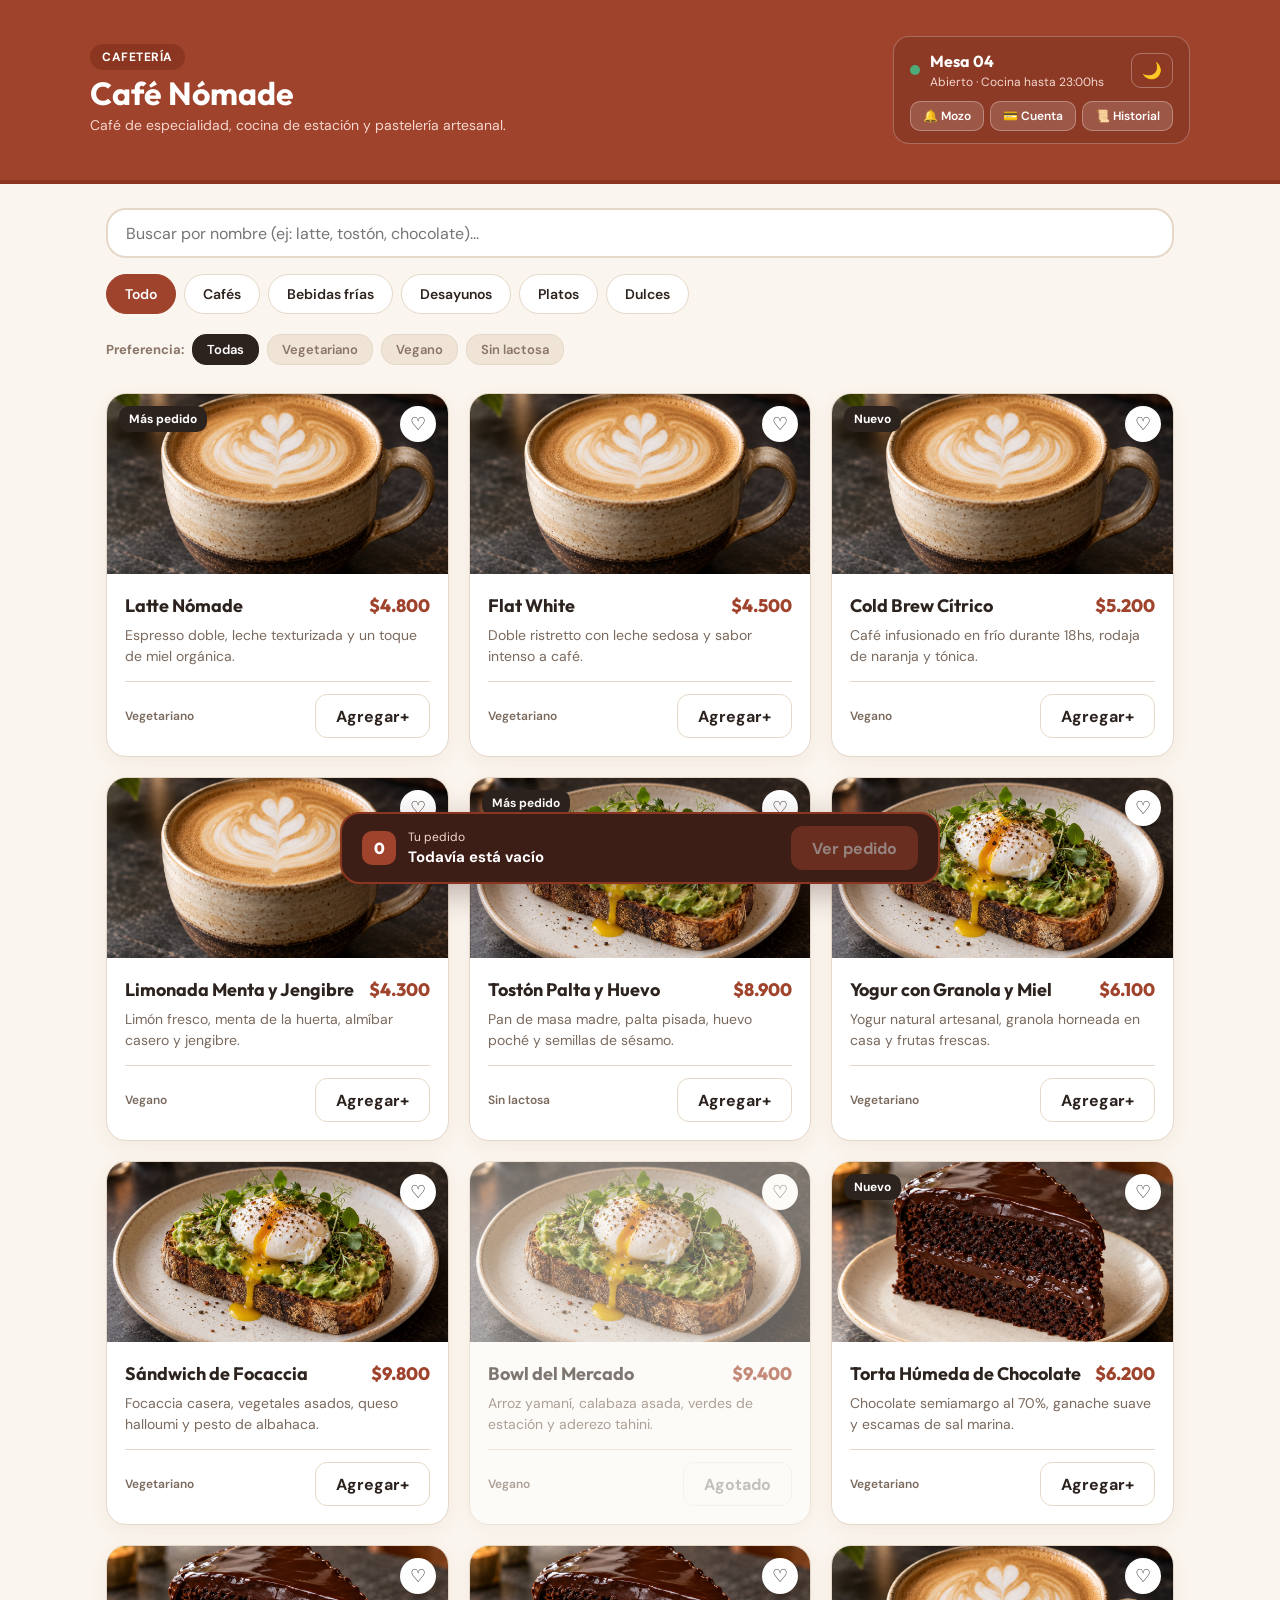
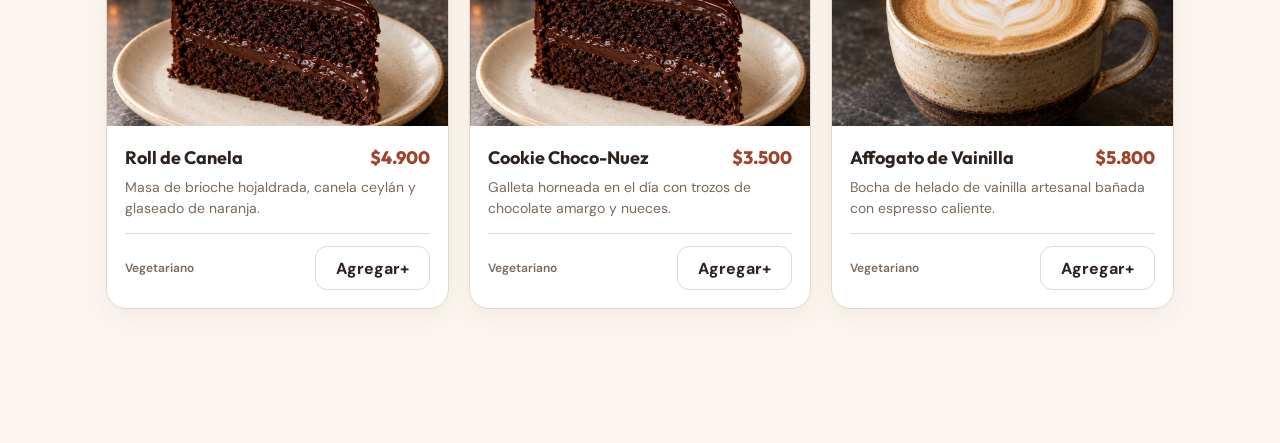
<file: comercios/cafe-nomade/index.html>
<!doctype html>
<html lang="es">
  <head>
    <meta charset="UTF-8" />
    <meta name="viewport" content="width=device-width, initial-scale=1.0" />
    <meta
      name="description"
      content="Carta digital interactiva para restaurantes, bares y cafeterías. Consultá productos y hacé tu pedido desde tu mesa."
    />
    <title>Café Nómade | Carta Digital</title>

    <!-- FUENTES GOOGLE: Outfit para títulos y DM Sans para texto legibles en pantallas móviles -->
    <link rel="preconnect" href="https://fonts.googleapis.com" />
    <link rel="preconnect" href="https://fonts.gstatic.com" crossorigin />
    <link
      href="https://fonts.googleapis.com/css2?family=DM+Sans:wght@400;500;600;700&family=Outfit:wght@500;600;700;800&display=swap"
      rel="stylesheet"
    />

    <!-- HOJA DE ESTILOS DE LA CARTA DIGITAL (Soporta múltiples temas: theme-bistro.css, theme-urbano.css, theme-retro.css) -->
    <link rel="stylesheet" href="css/theme-bistro.css" id="theme-stylesheet" />
  </head>
  <body>

    <!-- CABECERA DE IDENTIDAD DEL LOCAL (HERO) -->
    <header class="menu-hero">
      <div class="menu-hero__container">
        <div class="brand-identity">
          <span class="brand-badge">Cafetería</span>
          <h1>Café Nómade</h1>
          <p>Café de especialidad, cocina de estación y pastelería artesanal.</p>
        </div>
        
        <!-- ETIQUETA DE MESA, BOTONES DE ASISTENCIA Y CONMUTADOR DE TEMA -->
        <div class="table-info" aria-label="Información del cliente">
          <div class="table-header-row">
            <span class="status-dot" aria-hidden="true"></span>
            <div>
              <strong>Mesa 04</strong>
              <small>Abierto · Cocina hasta 23:00hs</small>
            </div>
            <!-- BOTÓN DE MODO NOCHE / DÍA -->
            <button id="btn-theme-toggle" class="icon-button" type="button" aria-label="Cambiar tema de la página">🌙</button>
          </div>

          <!-- BOTONES DE ASISTENCIA RÁPIDA -->
          <div class="header-actions">
            <button id="btn-call-waiter" class="header-action-button" type="button">🔔 Mozo</button>
            <button id="btn-request-check" class="header-action-button" type="button">💳 Cuenta</button>
            <button id="btn-open-history" class="header-action-button" type="button">📜 Historial</button>
          </div>
        </div>
      </div>
    </header>

    <!-- CONTENEDOR PRINCIPAL DE LA CARTA -->
    <div class="page-shell">

      <!-- CONTROLES: BUSCADOR Y FILTROS POR CATEGORÍA Y PREFERENCIA -->
      <section class="menu-controls" aria-label="Búsqueda y filtros">
        
        <!-- CAMPO DE BÚSQUEDA -->
        <div class="search-box">
          <label for="search" class="visually-hidden">Buscar productos</label>
          <input
            type="search"
            id="search"
            placeholder="Buscar por nombre (ej: latte, tostón, chocolate)..."
          />
        </div>

        <!-- FILTROS POR CATEGORÍA -->
        <div class="category-filters" role="tablist" aria-label="Categorías de la carta">
          <button class="category-button is-active" type="button" data-category="Todo">Todo</button>
          <button class="category-button" type="button" data-category="Cafés">Cafés</button>
          <button class="category-button" type="button" data-category="Bebidas frías">Bebidas frías</button>
          <button class="category-button" type="button" data-category="Desayunos">Desayunos</button>
          <button class="category-button" type="button" data-category="Platos">Platos</button>
          <button class="category-button" type="button" data-category="Dulces">Dulces</button>
        </div>

        <!-- FILTROS MÚLTIPLES POR PREFERENCIA ALIMENTARIA -->
        <div class="preference-filters" role="group" aria-label="Filtro por preferencia alimentaria">
          <span class="filter-label">Preferencia:</span>
          <button class="preference-chip is-active" type="button" data-preference="Todas">Todas</button>
          <button class="preference-chip" type="button" data-preference="Vegetariano">Vegetariano</button>
          <button class="preference-chip" type="button" data-preference="Vegano">Vegano</button>
          <button class="preference-chip" type="button" data-preference="Sin lactosa">Sin lactosa</button>
        </div>
      </section>

      <!-- GRILLA DE PRODUCTOS (SE RENDERIZA DESDE JAVASCRIPT) -->
      <main class="menu-grid" id="product-list" aria-label="Listado de productos">
        <!-- Las tarjetas se cargarán dinámicamente mediante JS -->
      </main>

    </div>

    <!-- BARRA FLOTANTE DEL PEDIDO (STICKY FOOTER EN LA PARTE INFERIOR) -->
    <aside class="sticky-order-bar" id="sticky-order-bar" aria-label="Resumen del pedido">
      <div class="sticky-order-bar__info">
        <span class="badge-count" id="order-count">0</span>
        <div>
          <small>Tu pedido</small>
          <strong id="order-summary">Todavía está vacío</strong>
        </div>
      </div>
      
      <button class="button button--primary" id="view-order" type="button" disabled>
        Ver pedido
      </button>
    </aside>

    <!-- TOAST DE NOTIFICACIÓN TEMPORAL (MOZO / CUENTA) -->
    <div class="toast-notice is-hidden" id="toast-notice" role="status">
      <span id="toast-notice-icon">🔔</span>
      <span id="toast-notice-msg">Mozo notificado a la Mesa 04</span>
    </div>

    <!-- MODAL DE DETALLE Y GESTIÓN DEL PEDIDO -->
    <div class="modal-overlay is-hidden" id="order-modal" role="dialog" aria-modal="true" aria-labelledby="modal-order-title">
      <div class="modal-card">
        
        <div class="modal-header">
          <div>
            <h2 id="modal-order-title">Detalle de tu pedido</h2>
            <small>Mesa 04 · Revisá tus ítems antes de confirmar</small>
          </div>
          <button type="button" class="modal-close" id="btn-close-order-modal" aria-label="Cerrar modal">&times;</button>
        </div>

        <div class="modal-body">
          <!-- Lista de productos agregados en el pedido -->
          <ul class="order-item-list" id="modal-order-items">
            <!-- Renderizado dinámico desde JS -->
          </ul>

          <!-- SELECTOR DE PROPINAS SUGERIDAS -->
          <div class="tip-section">
            <span class="tip-title">Propina sugerida</span>
            <div class="tip-buttons">
              <button type="button" class="tip-button is-active" data-tip="0">0%</button>
              <button type="button" class="tip-button" data-tip="10">10%</button>
              <button type="button" class="tip-button" data-tip="15">15%</button>
              <button type="button" class="tip-button" data-tip="20">20%</button>
            </div>
          </div>

          <!-- Resumen con el costo total -->
          <div class="order-total-block">
            <div>
              <span>Total a pagar</span>
              <small id="tip-detail-text" style="display:block; color:#7A6F68; font-size:12px;">Sin propina</small>
            </div>
            <strong id="modal-order-total">$0</strong>
          </div>
        </div>

        <div class="modal-actions">
          <button type="button" class="button button--secondary" id="btn-clear-order">
            Vaciar pedido
          </button>
          <button type="button" class="button button--primary" id="btn-confirm-order">
            Confirmar pedido
          </button>
        </div>

      </div>
    </div>

    <!-- MODAL DE CONFIRMACIÓN DE PEDIDO EXITOSO -->
    <div class="modal-overlay is-hidden" id="success-modal" role="dialog" aria-modal="true" aria-labelledby="success-modal-title">
      <div class="modal-card modal-card--success">
        <div class="success-icon-box">
          <span>✓</span>
        </div>
        
        <h2 id="success-modal-title">¡Pedido enviado a la cocina!</h2>
        <p id="success-modal-msg">Muchas gracias. Tu pedido para la <strong>Mesa 04</strong> ya está en preparación.</p>
        
        <div class="success-details">
          <span>Tiempo estimado: <strong>15 - 20 min</strong></span>
        </div>

        <div class="modal-actions modal-actions--center">
          <button type="button" class="button button--primary" id="btn-close-success-modal">
            Entendido
          </button>
        </div>
      </div>
    </div>

    <!-- MODAL DE HISTORIAL DE CONSUMOS DE LA MESA -->
    <div class="modal-overlay is-hidden" id="history-modal" role="dialog" aria-modal="true" aria-labelledby="history-modal-title">
      <div class="modal-card">
        <div class="modal-header">
          <div>
            <h2 id="history-modal-title">Consumos de la Mesa 04</h2>
            <small>Historial de comandas enviadas durante la estadía</small>
          </div>
          <button type="button" class="modal-close" id="btn-close-history-modal" aria-label="Cerrar modal">&times;</button>
        </div>
        
        <div class="modal-body">
          <div class="history-list" id="history-list">
            <!-- Carga dinámica del historial desde JS -->
          </div>
        </div>

        <div class="modal-actions">
          <button type="button" class="button button--secondary" id="btn-close-history">
            Cerrar
          </button>
        </div>
      </div>
    </div>

    <!-- CARGA DE SCRIPTS: Primero los datos de productos y luego la lógica de la app -->
    <script src="js/productos.js"></script>
    <script src="js/app.js"></script>
  </body>
</html>
</file>
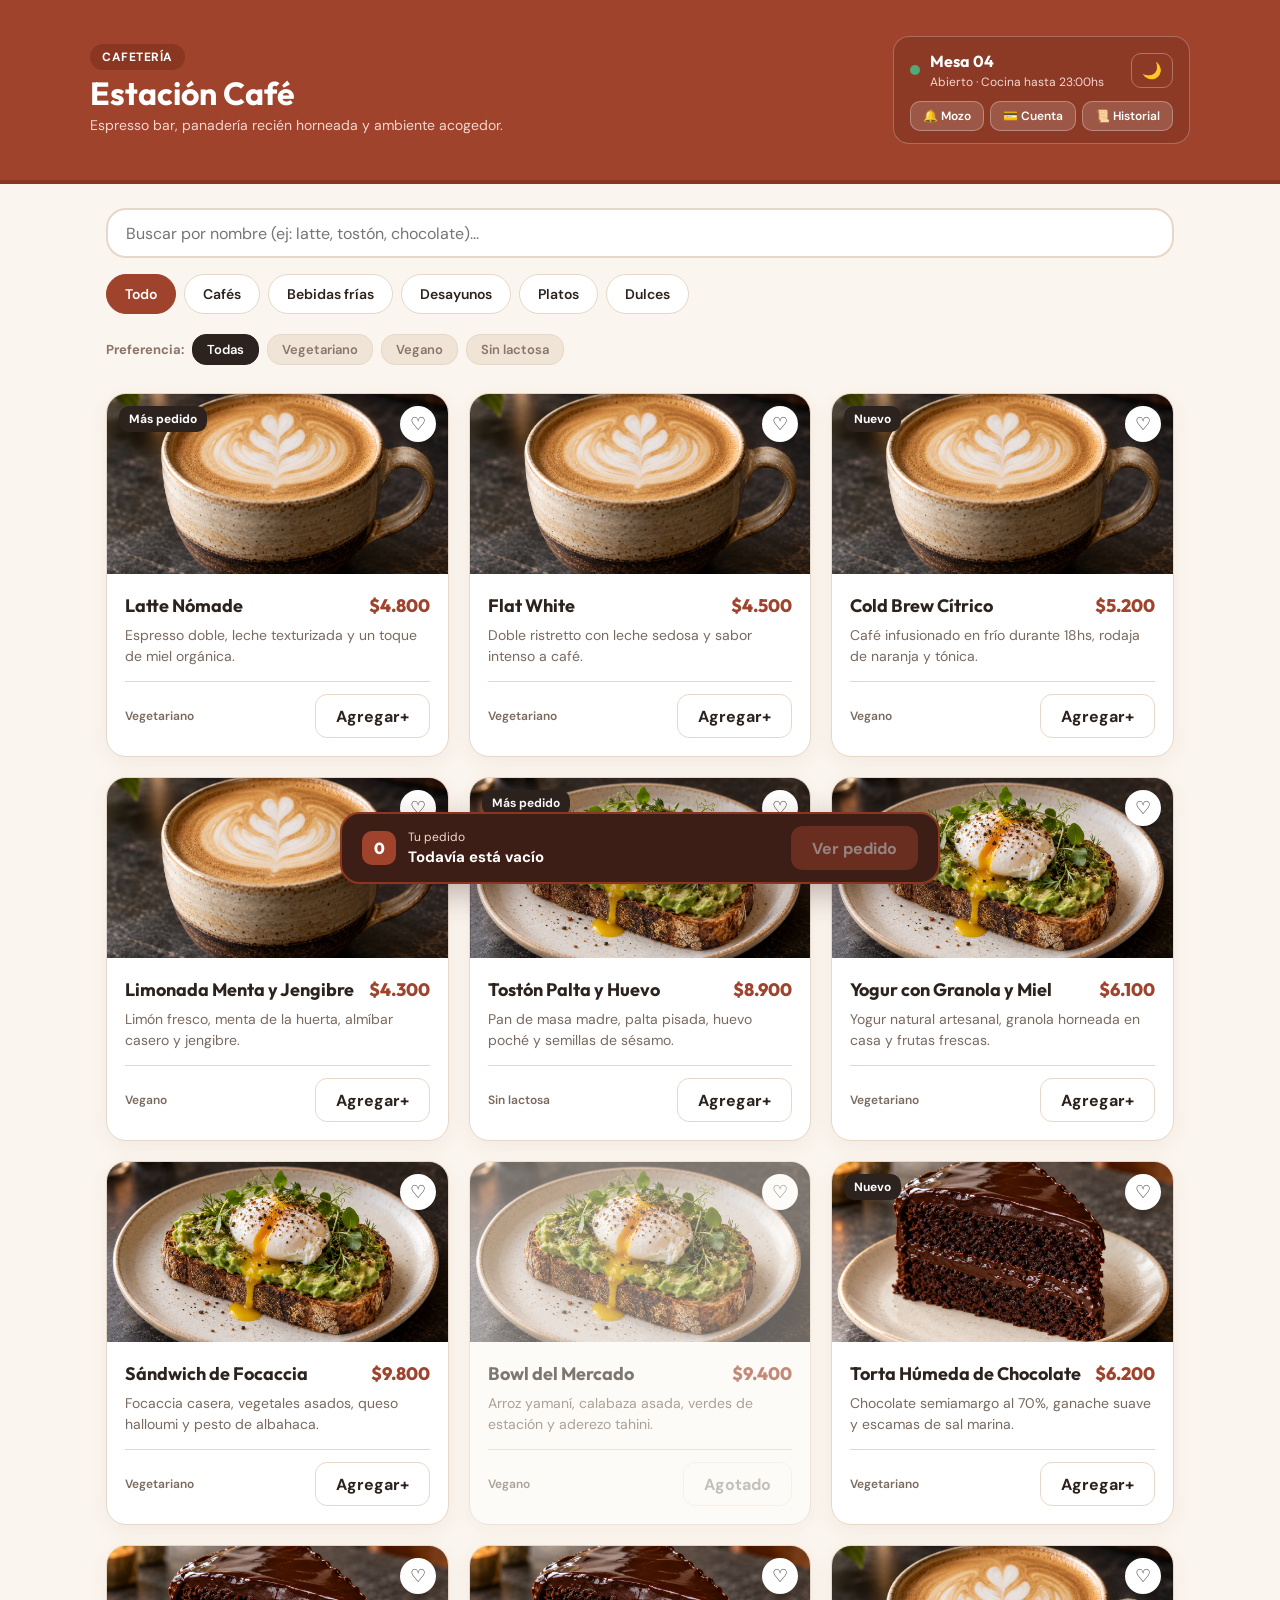
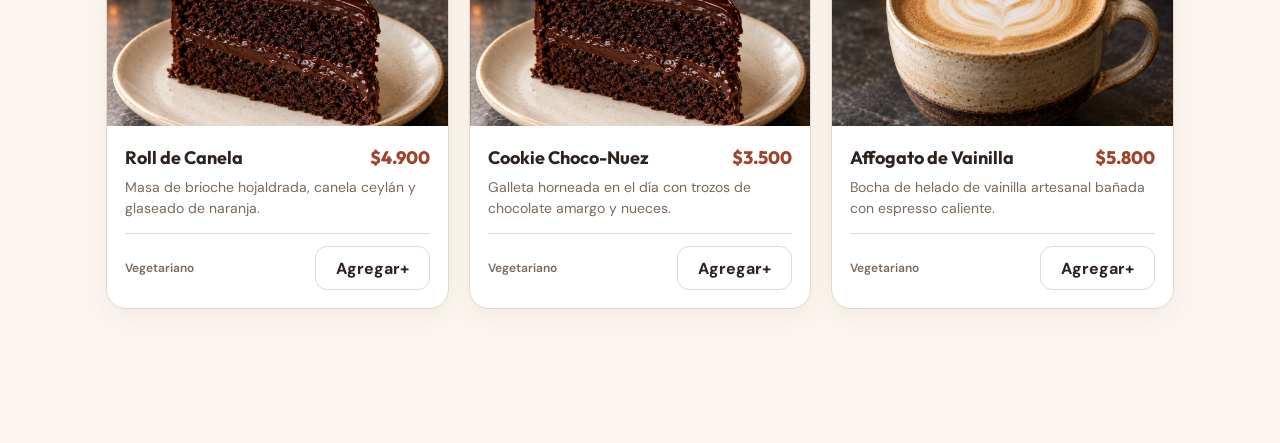
<file: comercios/estacion-cafe/index.html>
<!doctype html>
<html lang="es">
  <head>
    <meta charset="UTF-8" />
    <meta name="viewport" content="width=device-width, initial-scale=1.0" />
    <meta
      name="description"
      content="Carta digital interactiva para restaurantes, bares y cafeterías. Consultá productos y hacé tu pedido desde tu mesa."
    />
    <title>Estación Café | Carta Digital</title>

    <!-- FUENTES GOOGLE: Outfit para títulos y DM Sans para texto legibles en pantallas móviles -->
    <link rel="preconnect" href="https://fonts.googleapis.com" />
    <link rel="preconnect" href="https://fonts.gstatic.com" crossorigin />
    <link
      href="https://fonts.googleapis.com/css2?family=DM+Sans:wght@400;500;600;700&family=Outfit:wght@500;600;700;800&display=swap"
      rel="stylesheet"
    />

    <!-- HOJA DE ESTILOS DE LA CARTA DIGITAL (Estilo 1: Bistro Cálido) -->
    <link rel="stylesheet" href="css/theme-bistro.css" id="theme-stylesheet" />
  </head>
  <body>

    <!-- CABECERA DE IDENTIDAD DEL LOCAL (HERO) -->
    <header class="menu-hero">
      <div class="menu-hero__container">
        <div class="brand-identity">
          <span class="brand-badge">Cafetería</span>
          <h1>Estación Café</h1>
          <p>Espresso bar, panadería recién horneada y ambiente acogedor.</p>
        </div>
        
        <!-- ETIQUETA DE MESA, BOTONES DE ASISTENCIA Y CONMUTADOR DE TEMA -->
        <div class="table-info" aria-label="Información del cliente">
          <div class="table-header-row">
            <span class="status-dot" aria-hidden="true"></span>
            <div>
              <strong>Mesa 04</strong>
              <small>Abierto · Cocina hasta 23:00hs</small>
            </div>
            <!-- BOTÓN DE MODO NOCHE / DÍA -->
            <button id="btn-theme-toggle" class="icon-button" type="button" aria-label="Cambiar tema de la página">🌙</button>
          </div>

          <!-- BOTONES DE ASISTENCIA RÁPIDA -->
          <div class="header-actions">
            <button id="btn-call-waiter" class="header-action-button" type="button">🔔 Mozo</button>
            <button id="btn-request-check" class="header-action-button" type="button">💳 Cuenta</button>
            <button id="btn-open-history" class="header-action-button" type="button">📜 Historial</button>
          </div>
        </div>
      </div>
    </header>

    <!-- CONTENEDOR PRINCIPAL DE LA CARTA -->
    <div class="page-shell">

      <!-- CONTROLES: BUSCADOR Y FILTROS POR CATEGORÍA Y PREFERENCIA -->
      <section class="menu-controls" aria-label="Búsqueda y filtros">
        
        <!-- CAMPO DE BÚSQUEDA -->
        <div class="search-box">
          <label for="search" class="visually-hidden">Buscar productos</label>
          <input
            type="search"
            id="search"
            placeholder="Buscar por nombre (ej: latte, tostón, chocolate)..."
          />
        </div>

        <!-- FILTROS POR CATEGORÍA -->
        <div class="category-filters" role="tablist" aria-label="Categorías de la carta">
          <button class="category-button is-active" type="button" data-category="Todo">Todo</button>
          <button class="category-button" type="button" data-category="Cafés">Cafés</button>
          <button class="category-button" type="button" data-category="Bebidas frías">Bebidas frías</button>
          <button class="category-button" type="button" data-category="Desayunos">Desayunos</button>
          <button class="category-button" type="button" data-category="Platos">Platos</button>
          <button class="category-button" type="button" data-category="Dulces">Dulces</button>
        </div>

        <!-- FILTROS MÚLTIPLES POR PREFERENCIA ALIMENTARIA -->
        <div class="preference-filters" role="group" aria-label="Filtro por preferencia alimentaria">
          <span class="filter-label">Preferencia:</span>
          <button class="preference-chip is-active" type="button" data-preference="Todas">Todas</button>
          <button class="preference-chip" type="button" data-preference="Vegetariano">Vegetariano</button>
          <button class="preference-chip" type="button" data-preference="Vegano">Vegano</button>
          <button class="preference-chip" type="button" data-preference="Sin lactosa">Sin lactosa</button>
        </div>
      </section>

      <!-- GRILLA DE PRODUCTOS (SE RENDERIZA DESDE JAVASCRIPT) -->
      <main class="menu-grid" id="product-list" aria-label="Listado de productos">
        <!-- Las tarjetas se cargarán dinámicamente mediante JS -->
      </main>

    </div>

    <!-- BARRA FLOTANTE DEL PEDIDO (STICKY FOOTER EN LA PARTE INFERIOR) -->
    <aside class="sticky-order-bar" id="sticky-order-bar" aria-label="Resumen del pedido">
      <div class="sticky-order-bar__info">
        <span class="badge-count" id="order-count">0</span>
        <div>
          <small>Tu pedido</small>
          <strong id="order-summary">Todavía está vacío</strong>
        </div>
      </div>
      
      <button class="button button--primary" id="view-order" type="button" disabled>
        Ver pedido
      </button>
    </aside>

    <!-- TOAST DE NOTIFICACIÓN TEMPORAL (MOZO / CUENTA) -->
    <div class="toast-notice is-hidden" id="toast-notice" role="status">
      <span id="toast-notice-icon">🔔</span>
      <span id="toast-notice-msg">Mozo notificado a la Mesa 04</span>
    </div>

    <!-- MODAL DE DETALLE Y GESTIÓN DEL PEDIDO -->
    <div class="modal-overlay is-hidden" id="order-modal" role="dialog" aria-modal="true" aria-labelledby="modal-order-title">
      <div class="modal-card">
        
        <div class="modal-header">
          <div>
            <h2 id="modal-order-title">Detalle de tu pedido</h2>
            <small>Mesa 04 · Revisá tus ítems antes de confirmar</small>
          </div>
          <button type="button" class="modal-close" id="btn-close-order-modal" aria-label="Cerrar modal">&times;</button>
        </div>

        <div class="modal-body">
          <!-- Lista de productos agregados en el pedido -->
          <ul class="order-item-list" id="modal-order-items">
            <!-- Renderizado dinámico desde JS -->
          </ul>

          <!-- SELECTOR DE PROPINAS SUGERIDAS -->
          <div class="tip-section">
            <span class="tip-title">Propina sugerida</span>
            <div class="tip-buttons">
              <button type="button" class="tip-button is-active" data-tip="0">0%</button>
              <button type="button" class="tip-button" data-tip="10">10%</button>
              <button type="button" class="tip-button" data-tip="15">15%</button>
              <button type="button" class="tip-button" data-tip="20">20%</button>
            </div>
          </div>

          <!-- Resumen con el costo total -->
          <div class="order-total-block">
            <div>
              <span>Total a pagar</span>
              <small id="tip-detail-text" style="display:block; color:#7A6F68; font-size:12px;">Sin propina</small>
            </div>
            <strong id="modal-order-total">$0</strong>
          </div>
        </div>

        <div class="modal-actions">
          <button type="button" class="button button--secondary" id="btn-clear-order">
            Vaciar pedido
          </button>
          <button type="button" class="button button--primary" id="btn-confirm-order">
            Confirmar pedido
          </button>
        </div>

      </div>
    </div>

    <!-- MODAL DE CONFIRMACIÓN DE PEDIDO EXITOSO -->
    <div class="modal-overlay is-hidden" id="success-modal" role="dialog" aria-modal="true" aria-labelledby="success-modal-title">
      <div class="modal-card modal-card--success">
        <div class="success-icon-box">
          <span>✓</span>
        </div>
        
        <h2 id="success-modal-title">¡Pedido enviado a la cocina!</h2>
        <p id="success-modal-msg">Muchas gracias. Tu pedido para la <strong>Mesa 04</strong> ya está en preparación.</p>
        
        <div class="success-details">
          <span>Tiempo estimado: <strong>15 - 20 min</strong></span>
        </div>

        <div class="modal-actions modal-actions--center">
          <button type="button" class="button button--primary" id="btn-close-success-modal">
            Entendido
          </button>
        </div>
      </div>
    </div>

    <!-- MODAL DE HISTORIAL DE CONSUMOS DE LA MESA -->
    <div class="modal-overlay is-hidden" id="history-modal" role="dialog" aria-modal="true" aria-labelledby="history-modal-title">
      <div class="modal-card">
        <div class="modal-header">
          <div>
            <h2 id="history-modal-title">Consumos de la Mesa 04</h2>
            <small>Historial de comandas enviadas durante la estadía</small>
          </div>
          <button type="button" class="modal-close" id="btn-close-history-modal" aria-label="Cerrar modal">&times;</button>
        </div>
        
        <div class="modal-body">
          <div class="history-list" id="history-list">
            <!-- Carga dinámica del historial desde JS -->
          </div>
        </div>

        <div class="modal-actions">
          <button type="button" class="button button--secondary" id="btn-close-history">
            Cerrar
          </button>
        </div>
      </div>
    </div>

    <!-- CARGA DE SCRIPTS: Primero los datos de productos y luego la lógica de la app -->
    <script src="js/productos.js"></script>
    <script src="js/app.js"></script>
  </body>
</html>
</file>
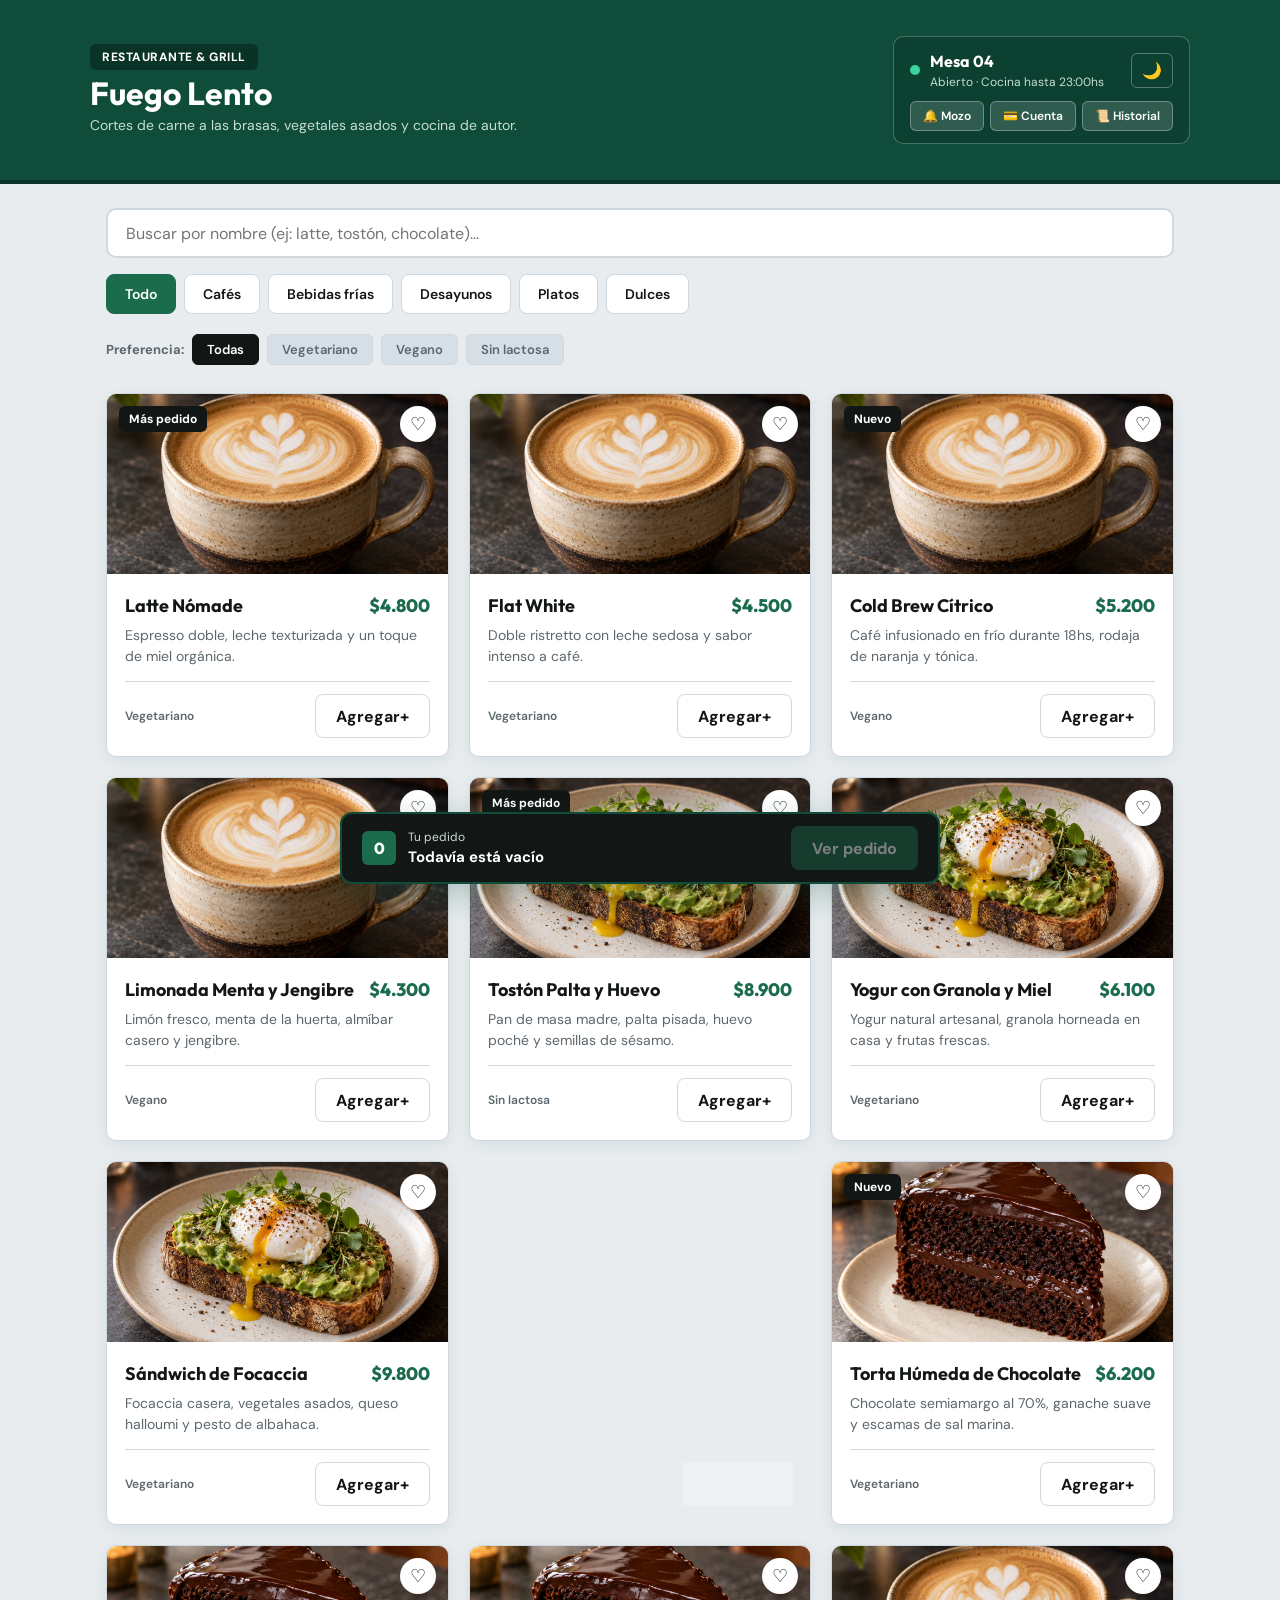
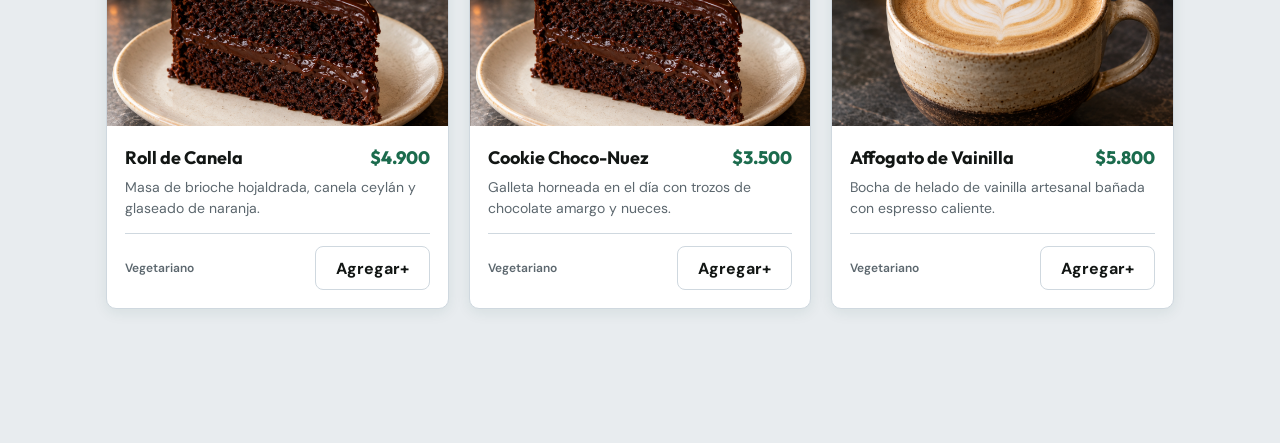
<file: comercios/fuego-lento/index.html>
<!doctype html>
<html lang="es">
  <head>
    <meta charset="UTF-8" />
    <meta name="viewport" content="width=device-width, initial-scale=1.0" />
    <meta
      name="description"
      content="Carta digital interactiva para restaurantes, bares y cafeterías. Consultá productos y hacé tu pedido desde tu mesa."
    />
    <title>Fuego Lento | Carta Digital</title>

    <!-- FUENTES GOOGLE: Outfit para títulos y DM Sans para texto legibles en pantallas móviles -->
    <link rel="preconnect" href="https://fonts.googleapis.com" />
    <link rel="preconnect" href="https://fonts.gstatic.com" crossorigin />
    <link
      href="https://fonts.googleapis.com/css2?family=DM+Sans:wght@400;500;600;700&family=Outfit:wght@500;600;700;800&display=swap"
      rel="stylesheet"
    />

    <!-- HOJA DE ESTILOS DE LA CARTA DIGITAL (Estilo 2: Urbano Moderno) -->
    <link rel="stylesheet" href="css/theme-urbano.css" id="theme-stylesheet" />
  </head>
  <body>

    <!-- CABECERA DE IDENTIDAD DEL LOCAL (HERO) -->
    <header class="menu-hero">
      <div class="menu-hero__container">
        <div class="brand-identity">
          <span class="brand-badge">Restaurante & Grill</span>
          <h1>Fuego Lento</h1>
          <p>Cortes de carne a las brasas, vegetales asados y cocina de autor.</p>
        </div>
        
        <!-- ETIQUETA DE MESA, BOTONES DE ASISTENCIA Y CONMUTADOR DE TEMA -->
        <div class="table-info" aria-label="Información del cliente">
          <div class="table-header-row">
            <span class="status-dot" aria-hidden="true"></span>
            <div>
              <strong>Mesa 04</strong>
              <small>Abierto · Cocina hasta 23:00hs</small>
            </div>
            <!-- BOTÓN DE MODO NOCHE / DÍA -->
            <button id="btn-theme-toggle" class="icon-button" type="button" aria-label="Cambiar tema de la página">🌙</button>
          </div>

          <!-- BOTONES DE ASISTENCIA RÁPIDA -->
          <div class="header-actions">
            <button id="btn-call-waiter" class="header-action-button" type="button">🔔 Mozo</button>
            <button id="btn-request-check" class="header-action-button" type="button">💳 Cuenta</button>
            <button id="btn-open-history" class="header-action-button" type="button">📜 Historial</button>
          </div>
        </div>
      </div>
    </header>

    <!-- CONTENEDOR PRINCIPAL DE LA CARTA -->
    <div class="page-shell">

      <!-- CONTROLES: BUSCADOR Y FILTROS POR CATEGORÍA Y PREFERENCIA -->
      <section class="menu-controls" aria-label="Búsqueda y filtros">
        
        <!-- CAMPO DE BÚSQUEDA -->
        <div class="search-box">
          <label for="search" class="visually-hidden">Buscar productos</label>
          <input
            type="search"
            id="search"
            placeholder="Buscar por nombre (ej: latte, tostón, chocolate)..."
          />
        </div>

        <!-- FILTROS POR CATEGORÍA -->
        <div class="category-filters" role="tablist" aria-label="Categorías de la carta">
          <button class="category-button is-active" type="button" data-category="Todo">Todo</button>
          <button class="category-button" type="button" data-category="Cafés">Cafés</button>
          <button class="category-button" type="button" data-category="Bebidas frías">Bebidas frías</button>
          <button class="category-button" type="button" data-category="Desayunos">Desayunos</button>
          <button class="category-button" type="button" data-category="Platos">Platos</button>
          <button class="category-button" type="button" data-category="Dulces">Dulces</button>
        </div>

        <!-- FILTROS MÚLTIPLES POR PREFERENCIA ALIMENTARIA -->
        <div class="preference-filters" role="group" aria-label="Filtro por preferencia alimentaria">
          <span class="filter-label">Preferencia:</span>
          <button class="preference-chip is-active" type="button" data-preference="Todas">Todas</button>
          <button class="preference-chip" type="button" data-preference="Vegetariano">Vegetariano</button>
          <button class="preference-chip" type="button" data-preference="Vegano">Vegano</button>
          <button class="preference-chip" type="button" data-preference="Sin lactosa">Sin lactosa</button>
        </div>
      </section>

      <!-- GRILLA DE PRODUCTOS (SE RENDERIZA DESDE JAVASCRIPT) -->
      <main class="menu-grid" id="product-list" aria-label="Listado de productos">
        <!-- Las tarjetas se cargarán dinámicamente mediante JS -->
      </main>

    </div>

    <!-- BARRA FLOTANTE DEL PEDIDO (STICKY FOOTER EN LA PARTE INFERIOR) -->
    <aside class="sticky-order-bar" id="sticky-order-bar" aria-label="Resumen del pedido">
      <div class="sticky-order-bar__info">
        <span class="badge-count" id="order-count">0</span>
        <div>
          <small>Tu pedido</small>
          <strong id="order-summary">Todavía está vacío</strong>
        </div>
      </div>
      
      <button class="button button--primary" id="view-order" type="button" disabled>
        Ver pedido
      </button>
    </aside>

    <!-- TOAST DE NOTIFICACIÓN TEMPORAL (MOZO / CUENTA) -->
    <div class="toast-notice is-hidden" id="toast-notice" role="status">
      <span id="toast-notice-icon">🔔</span>
      <span id="toast-notice-msg">Mozo notificado a la Mesa 04</span>
    </div>

    <!-- MODAL DE DETALLE Y GESTIÓN DEL PEDIDO -->
    <div class="modal-overlay is-hidden" id="order-modal" role="dialog" aria-modal="true" aria-labelledby="modal-order-title">
      <div class="modal-card">
        
        <div class="modal-header">
          <div>
            <h2 id="modal-order-title">Detalle de tu pedido</h2>
            <small>Mesa 04 · Revisá tus ítems antes de confirmar</small>
          </div>
          <button type="button" class="modal-close" id="btn-close-order-modal" aria-label="Cerrar modal">&times;</button>
        </div>

        <div class="modal-body">
          <!-- Lista de productos agregados en el pedido -->
          <ul class="order-item-list" id="modal-order-items">
            <!-- Renderizado dinámico desde JS -->
          </ul>

          <!-- SELECTOR DE PROPINAS SUGERIDAS -->
          <div class="tip-section">
            <span class="tip-title">Propina sugerida</span>
            <div class="tip-buttons">
              <button type="button" class="tip-button is-active" data-tip="0">0%</button>
              <button type="button" class="tip-button" data-tip="10">10%</button>
              <button type="button" class="tip-button" data-tip="15">15%</button>
              <button type="button" class="tip-button" data-tip="20">20%</button>
            </div>
          </div>

          <!-- Resumen con el costo total -->
          <div class="order-total-block">
            <div>
              <span>Total a pagar</span>
              <small id="tip-detail-text" style="display:block; color:#7A6F68; font-size:12px;">Sin propina</small>
            </div>
            <strong id="modal-order-total">$0</strong>
          </div>
        </div>

        <div class="modal-actions">
          <button type="button" class="button button--secondary" id="btn-clear-order">
            Vaciar pedido
          </button>
          <button type="button" class="button button--primary" id="btn-confirm-order">
            Confirmar pedido
          </button>
        </div>

      </div>
    </div>

    <!-- MODAL DE CONFIRMACIÓN DE PEDIDO EXITOSO -->
    <div class="modal-overlay is-hidden" id="success-modal" role="dialog" aria-modal="true" aria-labelledby="success-modal-title">
      <div class="modal-card modal-card--success">
        <div class="success-icon-box">
          <span>✓</span>
        </div>
        
        <h2 id="success-modal-title">¡Pedido enviado a la cocina!</h2>
        <p id="success-modal-msg">Muchas gracias. Tu pedido para la <strong>Mesa 04</strong> ya está en preparación.</p>
        
        <div class="success-details">
          <span>Tiempo estimado: <strong>15 - 20 min</strong></span>
        </div>

        <div class="modal-actions modal-actions--center">
          <button type="button" class="button button--primary" id="btn-close-success-modal">
            Entendido
          </button>
        </div>
      </div>
    </div>

    <!-- MODAL DE HISTORIAL DE CONSUMOS DE LA MESA -->
    <div class="modal-overlay is-hidden" id="history-modal" role="dialog" aria-modal="true" aria-labelledby="history-modal-title">
      <div class="modal-card">
        <div class="modal-header">
          <div>
            <h2 id="history-modal-title">Consumos de la Mesa 04</h2>
            <small>Historial de comandas enviadas durante la estadía</small>
          </div>
          <button type="button" class="modal-close" id="btn-close-history-modal" aria-label="Cerrar modal">&times;</button>
        </div>
        
        <div class="modal-body">
          <div class="history-list" id="history-list">
            <!-- Carga dinámica del historial desde JS -->
          </div>
        </div>

        <div class="modal-actions">
          <button type="button" class="button button--secondary" id="btn-close-history">
            Cerrar
          </button>
        </div>
      </div>
    </div>

    <!-- CARGA DE SCRIPTS: Primero los datos de productos y luego la lógica de la app -->
    <script src="js/productos.js"></script>
    <script src="js/app.js"></script>
  </body>
</html>
</file>
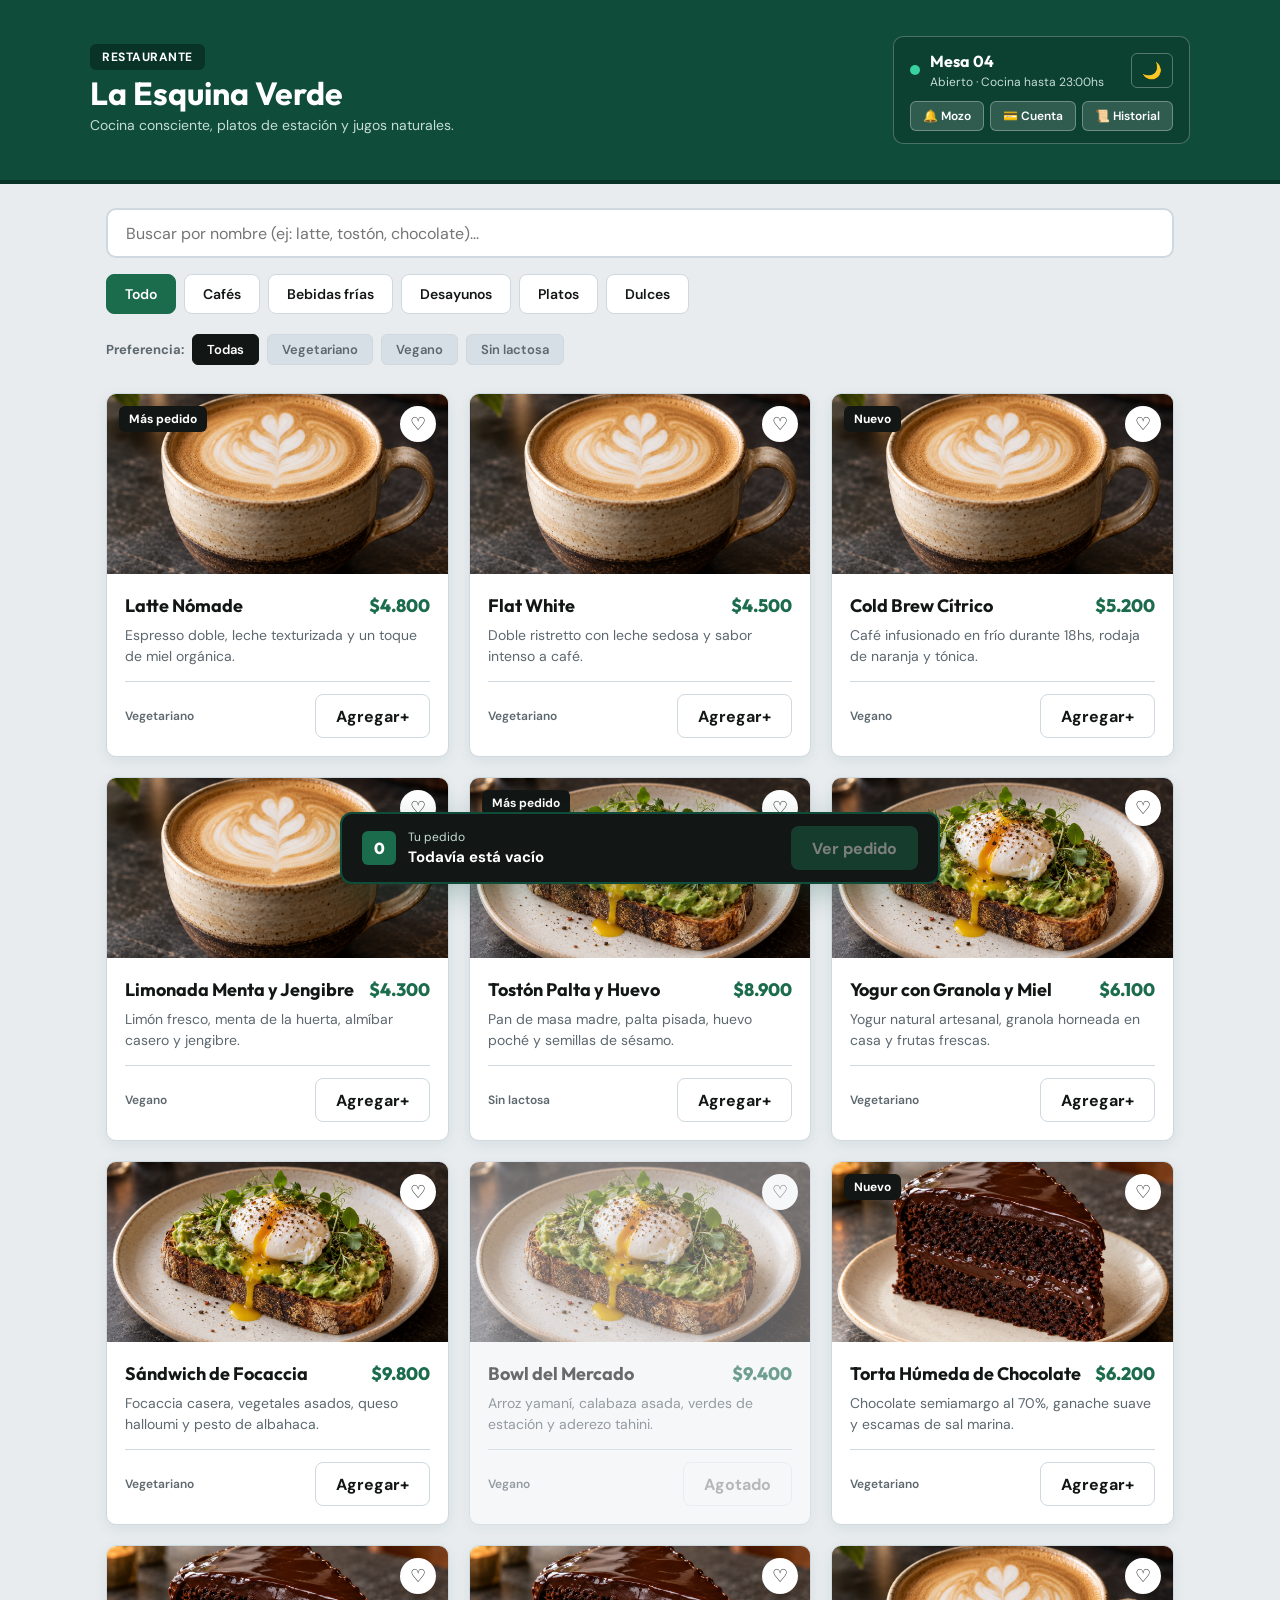
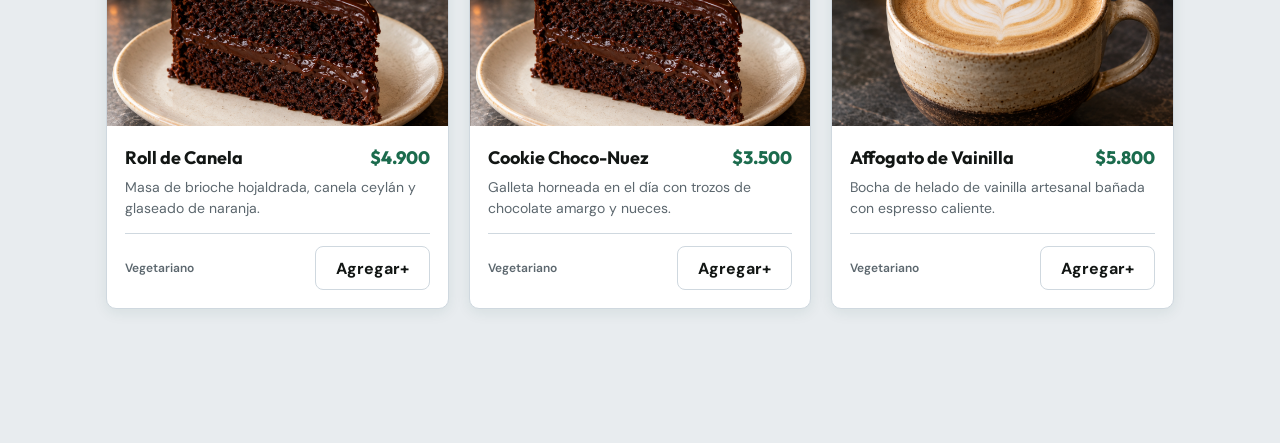
<file: comercios/la-esquina-verde/index.html>
<!doctype html>
<html lang="es">
  <head>
    <meta charset="UTF-8" />
    <meta name="viewport" content="width=device-width, initial-scale=1.0" />
    <meta
      name="description"
      content="Carta digital interactiva para restaurantes, bares y cafeterías. Consultá productos y hacé tu pedido desde tu mesa."
    />
    <title>La Esquina Verde | Carta Digital</title>

    <!-- FUENTES GOOGLE: Outfit para títulos y DM Sans para texto legibles en pantallas móviles -->
    <link rel="preconnect" href="https://fonts.googleapis.com" />
    <link rel="preconnect" href="https://fonts.gstatic.com" crossorigin />
    <link
      href="https://fonts.googleapis.com/css2?family=DM+Sans:wght@400;500;600;700&family=Outfit:wght@500;600;700;800&display=swap"
      rel="stylesheet"
    />

    <!-- HOJA DE ESTILOS DE LA CARTA DIGITAL (Estilo 2: Urbano Moderno) -->
    <link rel="stylesheet" href="css/theme-urbano.css" id="theme-stylesheet" />
  </head>
  <body>

    <!-- CABECERA DE IDENTIDAD DEL LOCAL (HERO) -->
    <header class="menu-hero">
      <div class="menu-hero__container">
        <div class="brand-identity">
          <span class="brand-badge">Restaurante</span>
          <h1>La Esquina Verde</h1>
          <p>Cocina consciente, platos de estación y jugos naturales.</p>
        </div>
        
        <!-- ETIQUETA DE MESA, BOTONES DE ASISTENCIA Y CONMUTADOR DE TEMA -->
        <div class="table-info" aria-label="Información del cliente">
          <div class="table-header-row">
            <span class="status-dot" aria-hidden="true"></span>
            <div>
              <strong>Mesa 04</strong>
              <small>Abierto · Cocina hasta 23:00hs</small>
            </div>
            <!-- BOTÓN DE MODO NOCHE / DÍA -->
            <button id="btn-theme-toggle" class="icon-button" type="button" aria-label="Cambiar tema de la página">🌙</button>
          </div>

          <!-- BOTONES DE ASISTENCIA RÁPIDA -->
          <div class="header-actions">
            <button id="btn-call-waiter" class="header-action-button" type="button">🔔 Mozo</button>
            <button id="btn-request-check" class="header-action-button" type="button">💳 Cuenta</button>
            <button id="btn-open-history" class="header-action-button" type="button">📜 Historial</button>
          </div>
        </div>
      </div>
    </header>

    <!-- CONTENEDOR PRINCIPAL DE LA CARTA -->
    <div class="page-shell">

      <!-- CONTROLES: BUSCADOR Y FILTROS POR CATEGORÍA Y PREFERENCIA -->
      <section class="menu-controls" aria-label="Búsqueda y filtros">
        
        <!-- CAMPO DE BÚSQUEDA -->
        <div class="search-box">
          <label for="search" class="visually-hidden">Buscar productos</label>
          <input
            type="search"
            id="search"
            placeholder="Buscar por nombre (ej: latte, tostón, chocolate)..."
          />
        </div>

        <!-- FILTROS POR CATEGORÍA -->
        <div class="category-filters" role="tablist" aria-label="Categorías de la carta">
          <button class="category-button is-active" type="button" data-category="Todo">Todo</button>
          <button class="category-button" type="button" data-category="Cafés">Cafés</button>
          <button class="category-button" type="button" data-category="Bebidas frías">Bebidas frías</button>
          <button class="category-button" type="button" data-category="Desayunos">Desayunos</button>
          <button class="category-button" type="button" data-category="Platos">Platos</button>
          <button class="category-button" type="button" data-category="Dulces">Dulces</button>
        </div>

        <!-- FILTROS MÚLTIPLES POR PREFERENCIA ALIMENTARIA -->
        <div class="preference-filters" role="group" aria-label="Filtro por preferencia alimentaria">
          <span class="filter-label">Preferencia:</span>
          <button class="preference-chip is-active" type="button" data-preference="Todas">Todas</button>
          <button class="preference-chip" type="button" data-preference="Vegetariano">Vegetariano</button>
          <button class="preference-chip" type="button" data-preference="Vegano">Vegano</button>
          <button class="preference-chip" type="button" data-preference="Sin lactosa">Sin lactosa</button>
        </div>
      </section>

      <!-- GRILLA DE PRODUCTOS (SE RENDERIZA DESDE JAVASCRIPT) -->
      <main class="menu-grid" id="product-list" aria-label="Listado de productos">
        <!-- Las tarjetas se cargarán dinámicamente mediante JS -->
      </main>

    </div>

    <!-- BARRA FLOTANTE DEL PEDIDO (STICKY FOOTER EN LA PARTE INFERIOR) -->
    <aside class="sticky-order-bar" id="sticky-order-bar" aria-label="Resumen del pedido">
      <div class="sticky-order-bar__info">
        <span class="badge-count" id="order-count">0</span>
        <div>
          <small>Tu pedido</small>
          <strong id="order-summary">Todavía está vacío</strong>
        </div>
      </div>
      
      <button class="button button--primary" id="view-order" type="button" disabled>
        Ver pedido
      </button>
    </aside>

    <!-- TOAST DE NOTIFICACIÓN TEMPORAL (MOZO / CUENTA) -->
    <div class="toast-notice is-hidden" id="toast-notice" role="status">
      <span id="toast-notice-icon">🔔</span>
      <span id="toast-notice-msg">Mozo notificado a la Mesa 04</span>
    </div>

    <!-- MODAL DE DETALLE Y GESTIÓN DEL PEDIDO -->
    <div class="modal-overlay is-hidden" id="order-modal" role="dialog" aria-modal="true" aria-labelledby="modal-order-title">
      <div class="modal-card">
        
        <div class="modal-header">
          <div>
            <h2 id="modal-order-title">Detalle de tu pedido</h2>
            <small>Mesa 04 · Revisá tus ítems antes de confirmar</small>
          </div>
          <button type="button" class="modal-close" id="btn-close-order-modal" aria-label="Cerrar modal">&times;</button>
        </div>

        <div class="modal-body">
          <!-- Lista de productos agregados en el pedido -->
          <ul class="order-item-list" id="modal-order-items">
            <!-- Renderizado dinámico desde JS -->
          </ul>

          <!-- SELECTOR DE PROPINAS SUGERIDAS -->
          <div class="tip-section">
            <span class="tip-title">Propina sugerida</span>
            <div class="tip-buttons">
              <button type="button" class="tip-button is-active" data-tip="0">0%</button>
              <button type="button" class="tip-button" data-tip="10">10%</button>
              <button type="button" class="tip-button" data-tip="15">15%</button>
              <button type="button" class="tip-button" data-tip="20">20%</button>
            </div>
          </div>

          <!-- Resumen con el costo total -->
          <div class="order-total-block">
            <div>
              <span>Total a pagar</span>
              <small id="tip-detail-text" style="display:block; color:#7A6F68; font-size:12px;">Sin propina</small>
            </div>
            <strong id="modal-order-total">$0</strong>
          </div>
        </div>

        <div class="modal-actions">
          <button type="button" class="button button--secondary" id="btn-clear-order">
            Vaciar pedido
          </button>
          <button type="button" class="button button--primary" id="btn-confirm-order">
            Confirmar pedido
          </button>
        </div>

      </div>
    </div>

    <!-- MODAL DE CONFIRMACIÓN DE PEDIDO EXITOSO -->
    <div class="modal-overlay is-hidden" id="success-modal" role="dialog" aria-modal="true" aria-labelledby="success-modal-title">
      <div class="modal-card modal-card--success">
        <div class="success-icon-box">
          <span>✓</span>
        </div>
        
        <h2 id="success-modal-title">¡Pedido enviado a la cocina!</h2>
        <p id="success-modal-msg">Muchas gracias. Tu pedido para la <strong>Mesa 04</strong> ya está en preparación.</p>
        
        <div class="success-details">
          <span>Tiempo estimado: <strong>15 - 20 min</strong></span>
        </div>

        <div class="modal-actions modal-actions--center">
          <button type="button" class="button button--primary" id="btn-close-success-modal">
            Entendido
          </button>
        </div>
      </div>
    </div>

    <!-- MODAL DE HISTORIAL DE CONSUMOS DE LA MESA -->
    <div class="modal-overlay is-hidden" id="history-modal" role="dialog" aria-modal="true" aria-labelledby="history-modal-title">
      <div class="modal-card">
        <div class="modal-header">
          <div>
            <h2 id="history-modal-title">Consumos de la Mesa 04</h2>
            <small>Historial de comandas enviadas durante la estadía</small>
          </div>
          <button type="button" class="modal-close" id="btn-close-history-modal" aria-label="Cerrar modal">&times;</button>
        </div>
        
        <div class="modal-body">
          <div class="history-list" id="history-list">
            <!-- Carga dinámica del historial desde JS -->
          </div>
        </div>

        <div class="modal-actions">
          <button type="button" class="button button--secondary" id="btn-close-history">
            Cerrar
          </button>
        </div>
      </div>
    </div>

    <!-- CARGA DE SCRIPTS: Primero los datos de productos y luego la lógica de la app -->
    <script src="js/productos.js"></script>
    <script src="js/app.js"></script>
  </body>
</html>
</file>
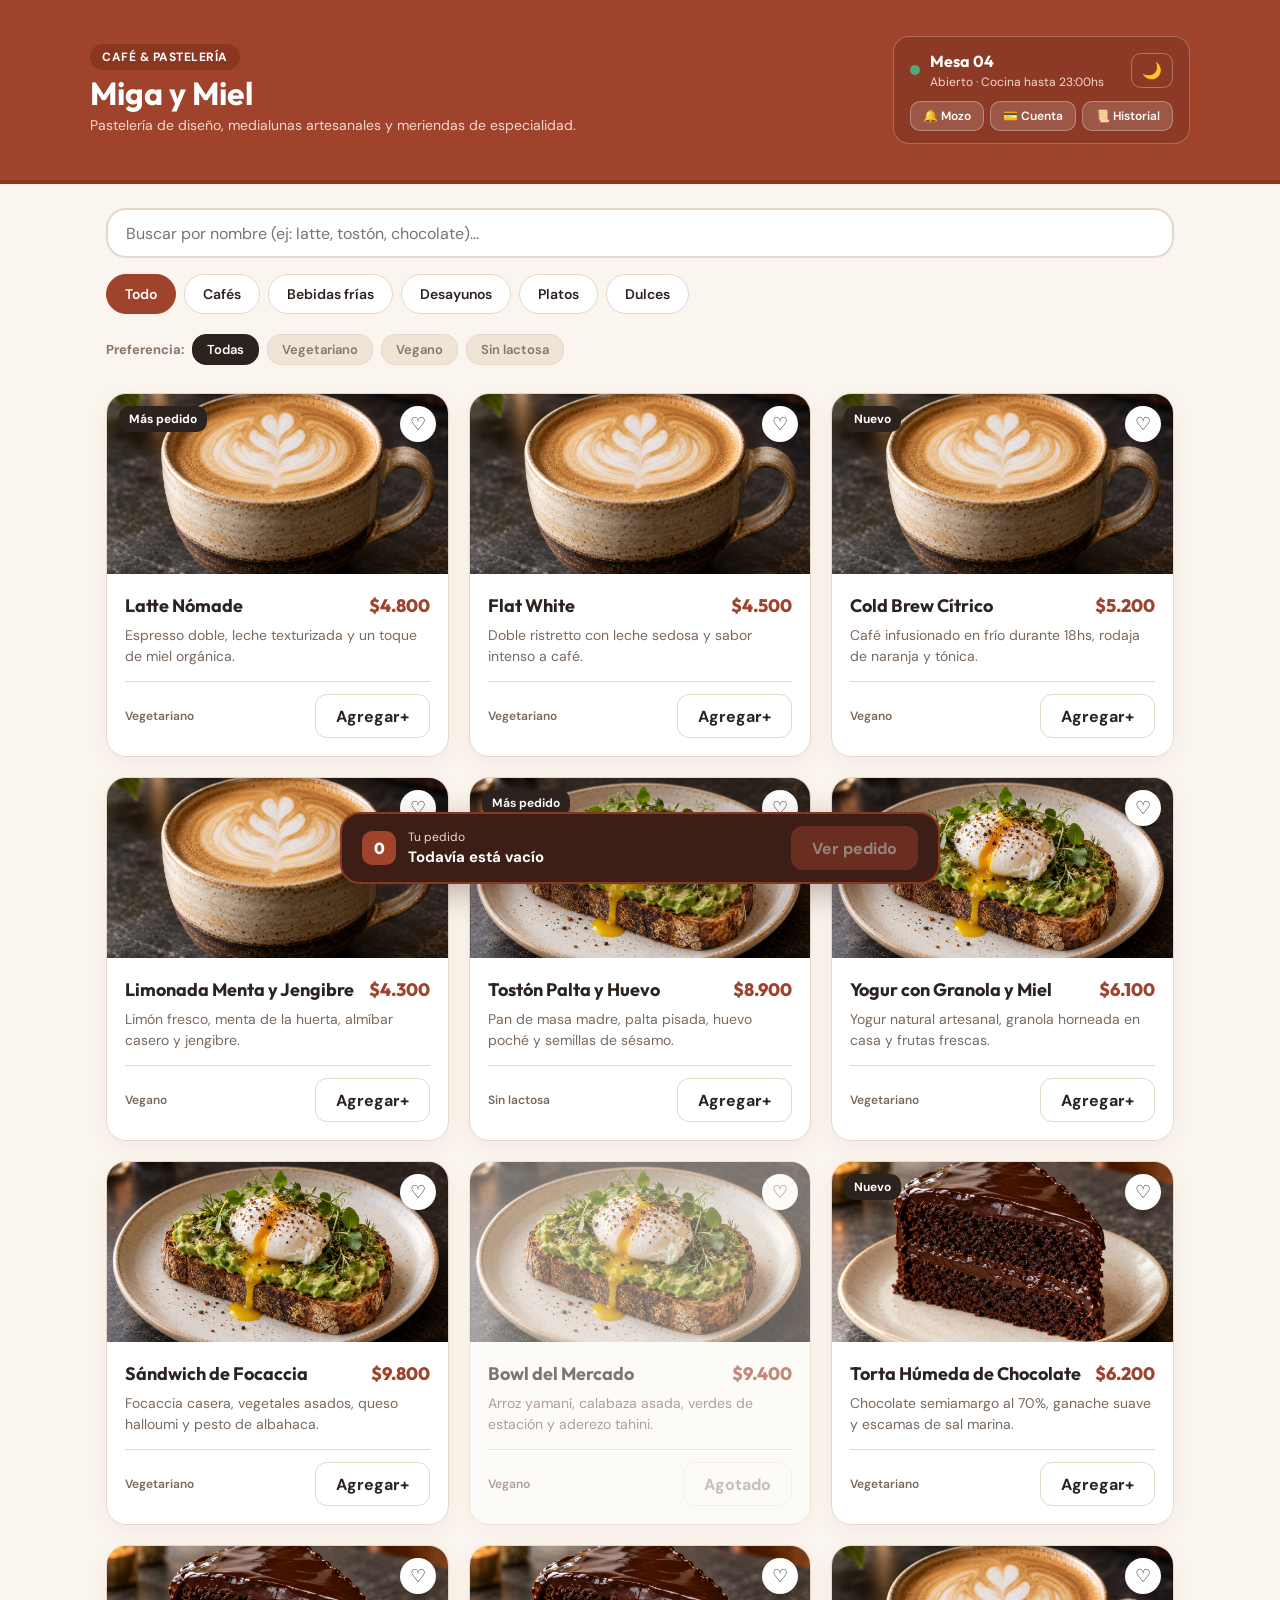
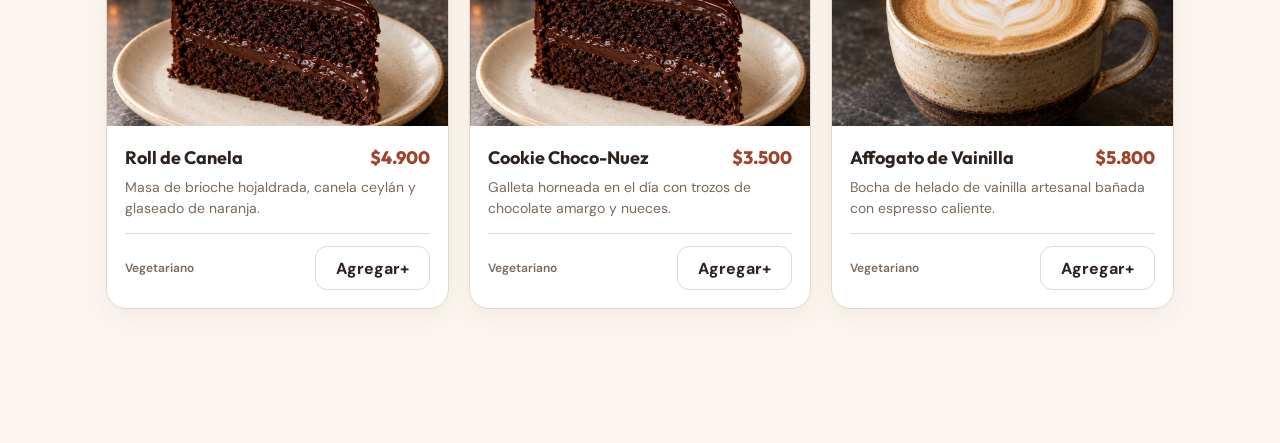
<file: comercios/miga-y-miel/index.html>
<!doctype html>
<html lang="es">
  <head>
    <meta charset="UTF-8" />
    <meta name="viewport" content="width=device-width, initial-scale=1.0" />
    <meta
      name="description"
      content="Carta digital interactiva para restaurantes, bares y cafeterías. Consultá productos y hacé tu pedido desde tu mesa."
    />
    <title>Miga y Miel | Carta Digital</title>

    <!-- FUENTES GOOGLE: Outfit para títulos y DM Sans para texto legibles en pantallas móviles -->
    <link rel="preconnect" href="https://fonts.googleapis.com" />
    <link rel="preconnect" href="https://fonts.gstatic.com" crossorigin />
    <link
      href="https://fonts.googleapis.com/css2?family=DM+Sans:wght@400;500;600;700&family=Outfit:wght@500;600;700;800&display=swap"
      rel="stylesheet"
    />

    <!-- HOJA DE ESTILOS DE LA CARTA DIGITAL (Estilo 1: Bistro Cálido) -->
    <link rel="stylesheet" href="css/theme-bistro.css" id="theme-stylesheet" />
  </head>
  <body>

    <!-- CABECERA DE IDENTIDAD DEL LOCAL (HERO) -->
    <header class="menu-hero">
      <div class="menu-hero__container">
        <div class="brand-identity">
          <span class="brand-badge">Café & Pastelería</span>
          <h1>Miga y Miel</h1>
          <p>Pastelería de diseño, medialunas artesanales y meriendas de especialidad.</p>
        </div>
        
        <!-- ETIQUETA DE MESA, BOTONES DE ASISTENCIA Y CONMUTADOR DE TEMA -->
        <div class="table-info" aria-label="Información del cliente">
          <div class="table-header-row">
            <span class="status-dot" aria-hidden="true"></span>
            <div>
              <strong>Mesa 04</strong>
              <small>Abierto · Cocina hasta 23:00hs</small>
            </div>
            <!-- BOTÓN DE MODO NOCHE / DÍA -->
            <button id="btn-theme-toggle" class="icon-button" type="button" aria-label="Cambiar tema de la página">🌙</button>
          </div>

          <!-- BOTONES DE ASISTENCIA RÁPIDA -->
          <div class="header-actions">
            <button id="btn-call-waiter" class="header-action-button" type="button">🔔 Mozo</button>
            <button id="btn-request-check" class="header-action-button" type="button">💳 Cuenta</button>
            <button id="btn-open-history" class="header-action-button" type="button">📜 Historial</button>
          </div>
        </div>
      </div>
    </header>

    <!-- CONTENEDOR PRINCIPAL DE LA CARTA -->
    <div class="page-shell">

      <!-- CONTROLES: BUSCADOR Y FILTROS POR CATEGORÍA Y PREFERENCIA -->
      <section class="menu-controls" aria-label="Búsqueda y filtros">
        
        <!-- CAMPO DE BÚSQUEDA -->
        <div class="search-box">
          <label for="search" class="visually-hidden">Buscar productos</label>
          <input
            type="search"
            id="search"
            placeholder="Buscar por nombre (ej: latte, tostón, chocolate)..."
          />
        </div>

        <!-- FILTROS POR CATEGORÍA -->
        <div class="category-filters" role="tablist" aria-label="Categorías de la carta">
          <button class="category-button is-active" type="button" data-category="Todo">Todo</button>
          <button class="category-button" type="button" data-category="Cafés">Cafés</button>
          <button class="category-button" type="button" data-category="Bebidas frías">Bebidas frías</button>
          <button class="category-button" type="button" data-category="Desayunos">Desayunos</button>
          <button class="category-button" type="button" data-category="Platos">Platos</button>
          <button class="category-button" type="button" data-category="Dulces">Dulces</button>
        </div>

        <!-- FILTROS MÚLTIPLES POR PREFERENCIA ALIMENTARIA -->
        <div class="preference-filters" role="group" aria-label="Filtro por preferencia alimentaria">
          <span class="filter-label">Preferencia:</span>
          <button class="preference-chip is-active" type="button" data-preference="Todas">Todas</button>
          <button class="preference-chip" type="button" data-preference="Vegetariano">Vegetariano</button>
          <button class="preference-chip" type="button" data-preference="Vegano">Vegano</button>
          <button class="preference-chip" type="button" data-preference="Sin lactosa">Sin lactosa</button>
        </div>
      </section>

      <!-- GRILLA DE PRODUCTOS (SE RENDERIZA DESDE JAVASCRIPT) -->
      <main class="menu-grid" id="product-list" aria-label="Listado de productos">
        <!-- Las tarjetas se cargarán dinámicamente mediante JS -->
      </main>

    </div>

    <!-- BARRA FLOTANTE DEL PEDIDO (STICKY FOOTER EN LA PARTE INFERIOR) -->
    <aside class="sticky-order-bar" id="sticky-order-bar" aria-label="Resumen del pedido">
      <div class="sticky-order-bar__info">
        <span class="badge-count" id="order-count">0</span>
        <div>
          <small>Tu pedido</small>
          <strong id="order-summary">Todavía está vacío</strong>
        </div>
      </div>
      
      <button class="button button--primary" id="view-order" type="button" disabled>
        Ver pedido
      </button>
    </aside>

    <!-- TOAST DE NOTIFICACIÓN TEMPORAL (MOZO / CUENTA) -->
    <div class="toast-notice is-hidden" id="toast-notice" role="status">
      <span id="toast-notice-icon">🔔</span>
      <span id="toast-notice-msg">Mozo notificado a la Mesa 04</span>
    </div>

    <!-- MODAL DE DETALLE Y GESTIÓN DEL PEDIDO -->
    <div class="modal-overlay is-hidden" id="order-modal" role="dialog" aria-modal="true" aria-labelledby="modal-order-title">
      <div class="modal-card">
        
        <div class="modal-header">
          <div>
            <h2 id="modal-order-title">Detalle de tu pedido</h2>
            <small>Mesa 04 · Revisá tus ítems antes de confirmar</small>
          </div>
          <button type="button" class="modal-close" id="btn-close-order-modal" aria-label="Cerrar modal">&times;</button>
        </div>

        <div class="modal-body">
          <!-- Lista de productos agregados en el pedido -->
          <ul class="order-item-list" id="modal-order-items">
            <!-- Renderizado dinámico desde JS -->
          </ul>

          <!-- SELECTOR DE PROPINAS SUGERIDAS -->
          <div class="tip-section">
            <span class="tip-title">Propina sugerida</span>
            <div class="tip-buttons">
              <button type="button" class="tip-button is-active" data-tip="0">0%</button>
              <button type="button" class="tip-button" data-tip="10">10%</button>
              <button type="button" class="tip-button" data-tip="15">15%</button>
              <button type="button" class="tip-button" data-tip="20">20%</button>
            </div>
          </div>

          <!-- Resumen con el costo total -->
          <div class="order-total-block">
            <div>
              <span>Total a pagar</span>
              <small id="tip-detail-text" style="display:block; color:#7A6F68; font-size:12px;">Sin propina</small>
            </div>
            <strong id="modal-order-total">$0</strong>
          </div>
        </div>

        <div class="modal-actions">
          <button type="button" class="button button--secondary" id="btn-clear-order">
            Vaciar pedido
          </button>
          <button type="button" class="button button--primary" id="btn-confirm-order">
            Confirmar pedido
          </button>
        </div>

      </div>
    </div>

    <!-- MODAL DE CONFIRMACIÓN DE PEDIDO EXITOSO -->
    <div class="modal-overlay is-hidden" id="success-modal" role="dialog" aria-modal="true" aria-labelledby="success-modal-title">
      <div class="modal-card modal-card--success">
        <div class="success-icon-box">
          <span>✓</span>
        </div>
        
        <h2 id="success-modal-title">¡Pedido enviado a la cocina!</h2>
        <p id="success-modal-msg">Muchas gracias. Tu pedido para la <strong>Mesa 04</strong> ya está en preparación.</p>
        
        <div class="success-details">
          <span>Tiempo estimado: <strong>15 - 20 min</strong></span>
        </div>

        <div class="modal-actions modal-actions--center">
          <button type="button" class="button button--primary" id="btn-close-success-modal">
            Entendido
          </button>
        </div>
      </div>
    </div>

    <!-- MODAL DE HISTORIAL DE CONSUMOS DE LA MESA -->
    <div class="modal-overlay is-hidden" id="history-modal" role="dialog" aria-modal="true" aria-labelledby="history-modal-title">
      <div class="modal-card">
        <div class="modal-header">
          <div>
            <h2 id="history-modal-title">Consumos de la Mesa 04</h2>
            <small>Historial de comandas enviadas durante la estadía</small>
          </div>
          <button type="button" class="modal-close" id="btn-close-history-modal" aria-label="Cerrar modal">&times;</button>
        </div>
        
        <div class="modal-body">
          <div class="history-list" id="history-list">
            <!-- Carga dinámica del historial desde JS -->
          </div>
        </div>

        <div class="modal-actions">
          <button type="button" class="button button--secondary" id="btn-close-history">
            Cerrar
          </button>
        </div>
      </div>
    </div>

    <!-- CARGA DE SCRIPTS: Primero los datos de productos y luego la lógica de la app -->
    <script src="js/productos.js"></script>
    <script src="js/app.js"></script>
  </body>
</html>
</file>
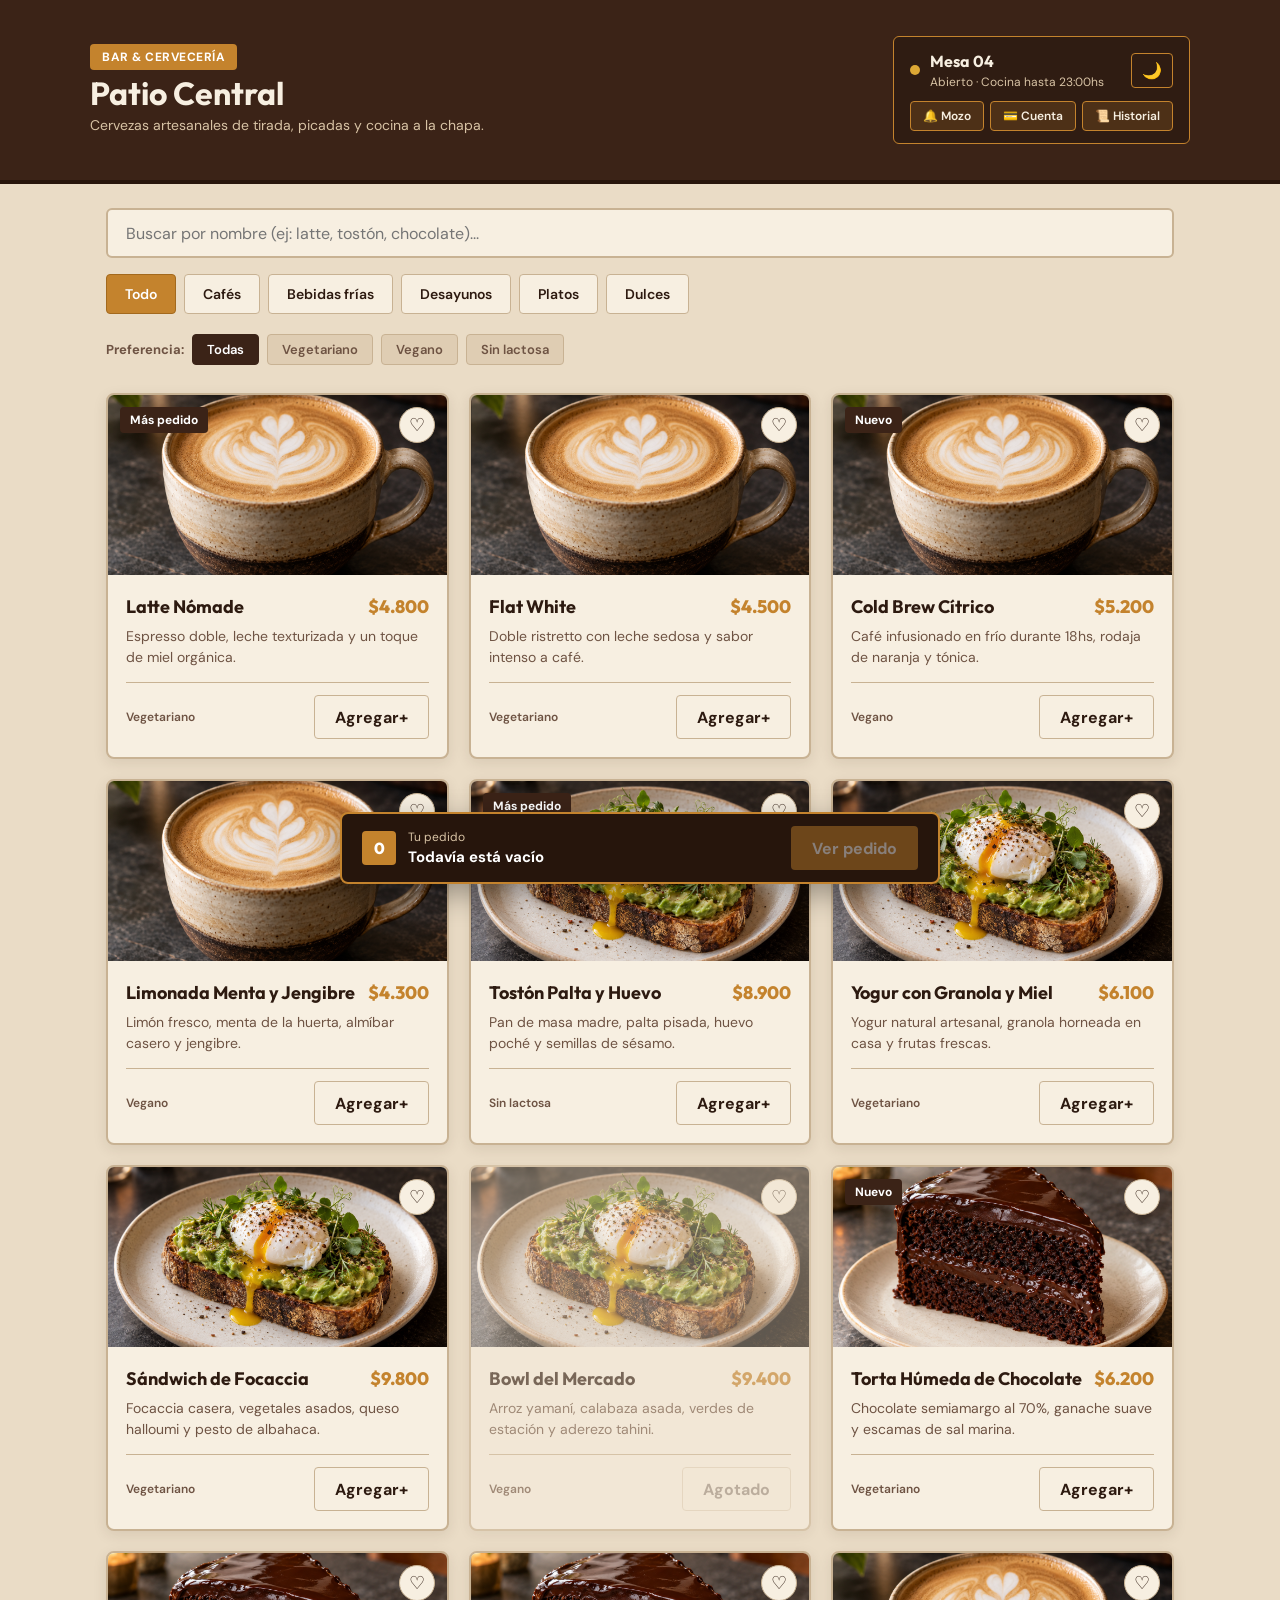
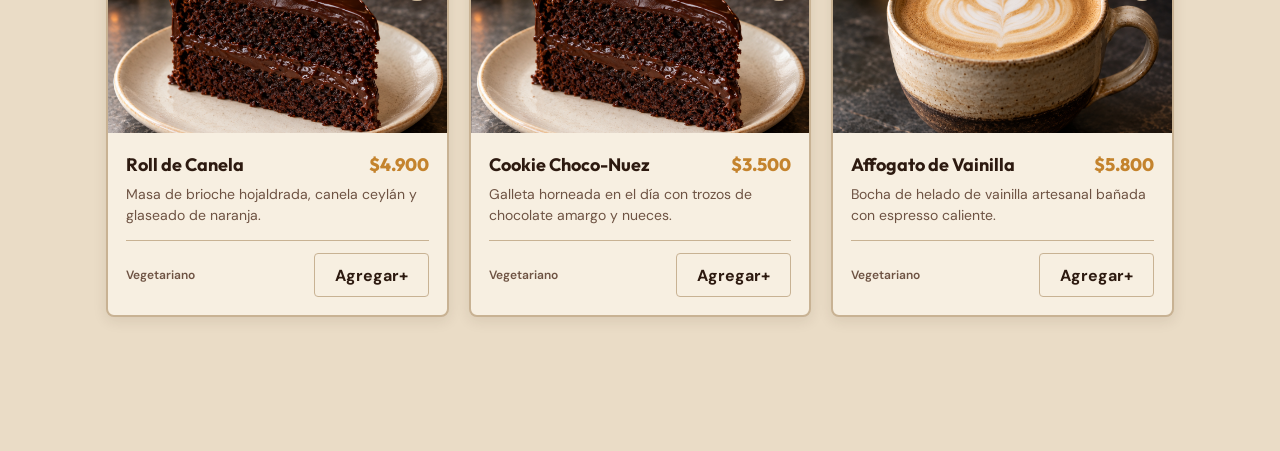
<file: comercios/patio-central/index.html>
<!doctype html>
<html lang="es">
  <head>
    <meta charset="UTF-8" />
    <meta name="viewport" content="width=device-width, initial-scale=1.0" />
    <meta
      name="description"
      content="Carta digital interactiva para restaurantes, bares y cafeterías. Consultá productos y hacé tu pedido desde tu mesa."
    />
    <title>Patio Central | Carta Digital</title>

    <!-- FUENTES GOOGLE: Outfit para títulos y DM Sans para texto legibles en pantallas móviles -->
    <link rel="preconnect" href="https://fonts.googleapis.com" />
    <link rel="preconnect" href="https://fonts.gstatic.com" crossorigin />
    <link
      href="https://fonts.googleapis.com/css2?family=DM+Sans:wght@400;500;600;700&family=Outfit:wght@500;600;700;800&display=swap"
      rel="stylesheet"
    />

    <!-- HOJA DE ESTILOS DE LA CARTA DIGITAL (Estilo 3: Retro Clásico) -->
    <link rel="stylesheet" href="css/theme-retro.css" id="theme-stylesheet" />
  </head>
  <body>

    <!-- CABECERA DE IDENTIDAD DEL LOCAL (HERO) -->
    <header class="menu-hero">
      <div class="menu-hero__container">
        <div class="brand-identity">
          <span class="brand-badge">Bar & Cervecería</span>
          <h1>Patio Central</h1>
          <p>Cervezas artesanales de tirada, picadas y cocina a la chapa.</p>
        </div>
        
        <!-- ETIQUETA DE MESA, BOTONES DE ASISTENCIA Y CONMUTADOR DE TEMA -->
        <div class="table-info" aria-label="Información del cliente">
          <div class="table-header-row">
            <span class="status-dot" aria-hidden="true"></span>
            <div>
              <strong>Mesa 04</strong>
              <small>Abierto · Cocina hasta 23:00hs</small>
            </div>
            <!-- BOTÓN DE MODO NOCHE / DÍA -->
            <button id="btn-theme-toggle" class="icon-button" type="button" aria-label="Cambiar tema de la página">🌙</button>
          </div>

          <!-- BOTONES DE ASISTENCIA RÁPIDA -->
          <div class="header-actions">
            <button id="btn-call-waiter" class="header-action-button" type="button">🔔 Mozo</button>
            <button id="btn-request-check" class="header-action-button" type="button">💳 Cuenta</button>
            <button id="btn-open-history" class="header-action-button" type="button">📜 Historial</button>
          </div>
        </div>
      </div>
    </header>

    <!-- CONTENEDOR PRINCIPAL DE LA CARTA -->
    <div class="page-shell">

      <!-- CONTROLES: BUSCADOR Y FILTROS POR CATEGORÍA Y PREFERENCIA -->
      <section class="menu-controls" aria-label="Búsqueda y filtros">
        
        <!-- CAMPO DE BÚSQUEDA -->
        <div class="search-box">
          <label for="search" class="visually-hidden">Buscar productos</label>
          <input
            type="search"
            id="search"
            placeholder="Buscar por nombre (ej: latte, tostón, chocolate)..."
          />
        </div>

        <!-- FILTROS POR CATEGORÍA -->
        <div class="category-filters" role="tablist" aria-label="Categorías de la carta">
          <button class="category-button is-active" type="button" data-category="Todo">Todo</button>
          <button class="category-button" type="button" data-category="Cafés">Cafés</button>
          <button class="category-button" type="button" data-category="Bebidas frías">Bebidas frías</button>
          <button class="category-button" type="button" data-category="Desayunos">Desayunos</button>
          <button class="category-button" type="button" data-category="Platos">Platos</button>
          <button class="category-button" type="button" data-category="Dulces">Dulces</button>
        </div>

        <!-- FILTROS MÚLTIPLES POR PREFERENCIA ALIMENTARIA -->
        <div class="preference-filters" role="group" aria-label="Filtro por preferencia alimentaria">
          <span class="filter-label">Preferencia:</span>
          <button class="preference-chip is-active" type="button" data-preference="Todas">Todas</button>
          <button class="preference-chip" type="button" data-preference="Vegetariano">Vegetariano</button>
          <button class="preference-chip" type="button" data-preference="Vegano">Vegano</button>
          <button class="preference-chip" type="button" data-preference="Sin lactosa">Sin lactosa</button>
        </div>
      </section>

      <!-- GRILLA DE PRODUCTOS (SE RENDERIZA DESDE JAVASCRIPT) -->
      <main class="menu-grid" id="product-list" aria-label="Listado de productos">
        <!-- Las tarjetas se cargarán dinámicamente mediante JS -->
      </main>

    </div>

    <!-- BARRA FLOTANTE DEL PEDIDO (STICKY FOOTER EN LA PARTE INFERIOR) -->
    <aside class="sticky-order-bar" id="sticky-order-bar" aria-label="Resumen del pedido">
      <div class="sticky-order-bar__info">
        <span class="badge-count" id="order-count">0</span>
        <div>
          <small>Tu pedido</small>
          <strong id="order-summary">Todavía está vacío</strong>
        </div>
      </div>
      
      <button class="button button--primary" id="view-order" type="button" disabled>
        Ver pedido
      </button>
    </aside>

    <!-- TOAST DE NOTIFICACIÓN TEMPORAL (MOZO / CUENTA) -->
    <div class="toast-notice is-hidden" id="toast-notice" role="status">
      <span id="toast-notice-icon">🔔</span>
      <span id="toast-notice-msg">Mozo notificado a la Mesa 04</span>
    </div>

    <!-- MODAL DE DETALLE Y GESTIÓN DEL PEDIDO -->
    <div class="modal-overlay is-hidden" id="order-modal" role="dialog" aria-modal="true" aria-labelledby="modal-order-title">
      <div class="modal-card">
        
        <div class="modal-header">
          <div>
            <h2 id="modal-order-title">Detalle de tu pedido</h2>
            <small>Mesa 04 · Revisá tus ítems antes de confirmar</small>
          </div>
          <button type="button" class="modal-close" id="btn-close-order-modal" aria-label="Cerrar modal">&times;</button>
        </div>

        <div class="modal-body">
          <!-- Lista de productos agregados en el pedido -->
          <ul class="order-item-list" id="modal-order-items">
            <!-- Renderizado dinámico desde JS -->
          </ul>

          <!-- SELECTOR DE PROPINAS SUGERIDAS -->
          <div class="tip-section">
            <span class="tip-title">Propina sugerida</span>
            <div class="tip-buttons">
              <button type="button" class="tip-button is-active" data-tip="0">0%</button>
              <button type="button" class="tip-button" data-tip="10">10%</button>
              <button type="button" class="tip-button" data-tip="15">15%</button>
              <button type="button" class="tip-button" data-tip="20">20%</button>
            </div>
          </div>

          <!-- Resumen con el costo total -->
          <div class="order-total-block">
            <div>
              <span>Total a pagar</span>
              <small id="tip-detail-text" style="display:block; color:#7A6F68; font-size:12px;">Sin propina</small>
            </div>
            <strong id="modal-order-total">$0</strong>
          </div>
        </div>

        <div class="modal-actions">
          <button type="button" class="button button--secondary" id="btn-clear-order">
            Vaciar pedido
          </button>
          <button type="button" class="button button--primary" id="btn-confirm-order">
            Confirmar pedido
          </button>
        </div>

      </div>
    </div>

    <!-- MODAL DE CONFIRMACIÓN DE PEDIDO EXITOSO -->
    <div class="modal-overlay is-hidden" id="success-modal" role="dialog" aria-modal="true" aria-labelledby="success-modal-title">
      <div class="modal-card modal-card--success">
        <div class="success-icon-box">
          <span>✓</span>
        </div>
        
        <h2 id="success-modal-title">¡Pedido enviado a la cocina!</h2>
        <p id="success-modal-msg">Muchas gracias. Tu pedido para la <strong>Mesa 04</strong> ya está en preparación.</p>
        
        <div class="success-details">
          <span>Tiempo estimado: <strong>15 - 20 min</strong></span>
        </div>

        <div class="modal-actions modal-actions--center">
          <button type="button" class="button button--primary" id="btn-close-success-modal">
            Entendido
          </button>
        </div>
      </div>
    </div>

    <!-- MODAL DE HISTORIAL DE CONSUMOS DE LA MESA -->
    <div class="modal-overlay is-hidden" id="history-modal" role="dialog" aria-modal="true" aria-labelledby="history-modal-title">
      <div class="modal-card">
        <div class="modal-header">
          <div>
            <h2 id="history-modal-title">Consumos de la Mesa 04</h2>
            <small>Historial de comandas enviadas durante la estadía</small>
          </div>
          <button type="button" class="modal-close" id="btn-close-history-modal" aria-label="Cerrar modal">&times;</button>
        </div>
        
        <div class="modal-body">
          <div class="history-list" id="history-list">
            <!-- Carga dinámica del historial desde JS -->
          </div>
        </div>

        <div class="modal-actions">
          <button type="button" class="button button--secondary" id="btn-close-history">
            Cerrar
          </button>
        </div>
      </div>
    </div>

    <!-- CARGA DE SCRIPTS: Primero los datos de productos y luego la lógica de la app -->
    <script src="js/productos.js"></script>
    <script src="js/app.js"></script>
  </body>
</html>
</file>
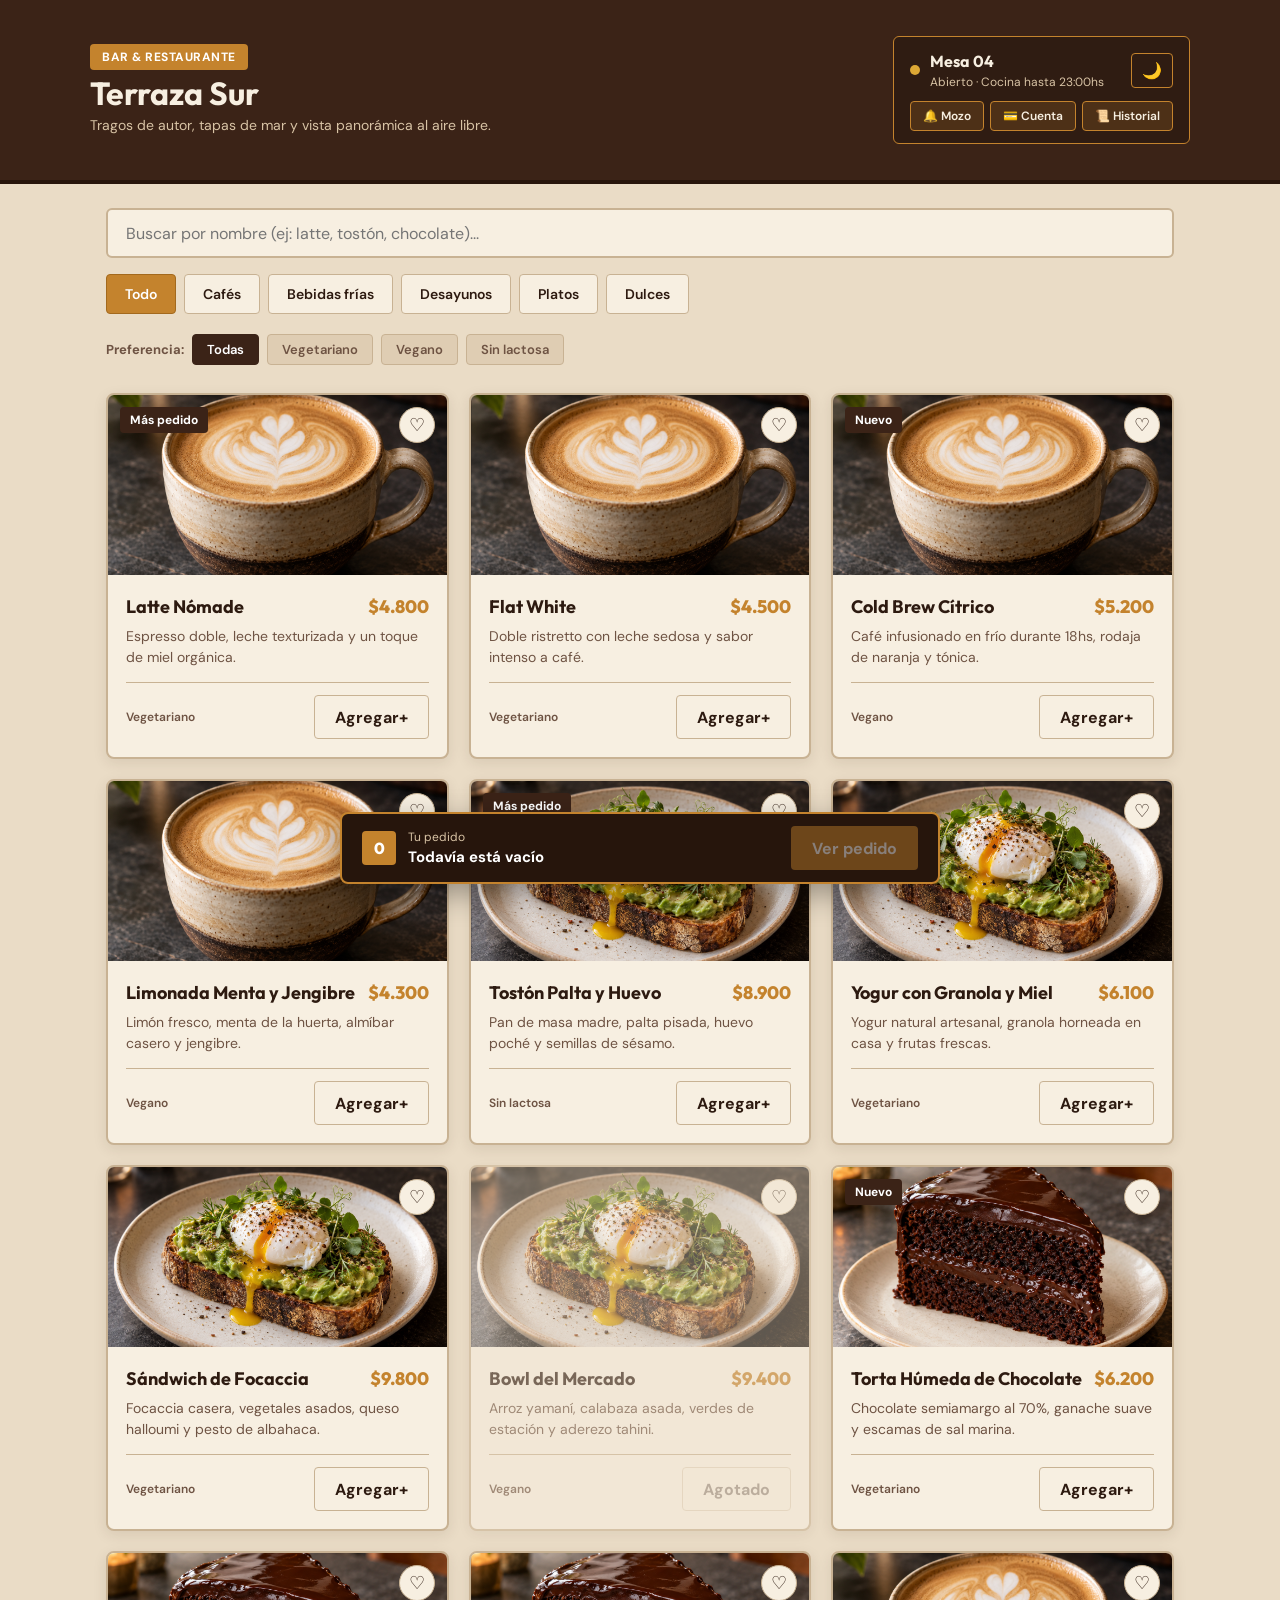
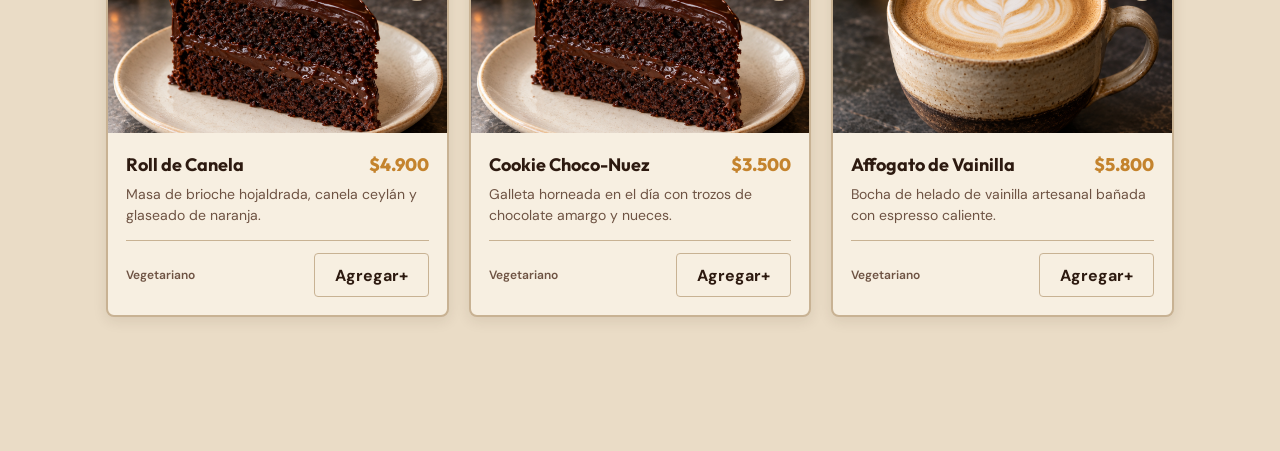
<file: comercios/terraza-sur/index.html>
<!doctype html>
<html lang="es">
  <head>
    <meta charset="UTF-8" />
    <meta name="viewport" content="width=device-width, initial-scale=1.0" />
    <meta
      name="description"
      content="Carta digital interactiva para restaurantes, bares y cafeterías. Consultá productos y hacé tu pedido desde tu mesa."
    />
    <title>Terraza Sur | Carta Digital</title>

    <!-- FUENTES GOOGLE: Outfit para títulos y DM Sans para texto legibles en pantallas móviles -->
    <link rel="preconnect" href="https://fonts.googleapis.com" />
    <link rel="preconnect" href="https://fonts.gstatic.com" crossorigin />
    <link
      href="https://fonts.googleapis.com/css2?family=DM+Sans:wght@400;500;600;700&family=Outfit:wght@500;600;700;800&display=swap"
      rel="stylesheet"
    />

    <!-- HOJA DE ESTILOS DE LA CARTA DIGITAL (Estilo 3: Retro Clásico) -->
    <link rel="stylesheet" href="css/theme-retro.css" id="theme-stylesheet" />
  </head>
  <body>

    <!-- CABECERA DE IDENTIDAD DEL LOCAL (HERO) -->
    <header class="menu-hero">
      <div class="menu-hero__container">
        <div class="brand-identity">
          <span class="brand-badge">Bar & Restaurante</span>
          <h1>Terraza Sur</h1>
          <p>Tragos de autor, tapas de mar y vista panorámica al aire libre.</p>
        </div>
        
        <!-- ETIQUETA DE MESA, BOTONES DE ASISTENCIA Y CONMUTADOR DE TEMA -->
        <div class="table-info" aria-label="Información del cliente">
          <div class="table-header-row">
            <span class="status-dot" aria-hidden="true"></span>
            <div>
              <strong>Mesa 04</strong>
              <small>Abierto · Cocina hasta 23:00hs</small>
            </div>
            <!-- BOTÓN DE MODO NOCHE / DÍA -->
            <button id="btn-theme-toggle" class="icon-button" type="button" aria-label="Cambiar tema de la página">🌙</button>
          </div>

          <!-- BOTONES DE ASISTENCIA RÁPIDA -->
          <div class="header-actions">
            <button id="btn-call-waiter" class="header-action-button" type="button">🔔 Mozo</button>
            <button id="btn-request-check" class="header-action-button" type="button">💳 Cuenta</button>
            <button id="btn-open-history" class="header-action-button" type="button">📜 Historial</button>
          </div>
        </div>
      </div>
    </header>

    <!-- CONTENEDOR PRINCIPAL DE LA CARTA -->
    <div class="page-shell">

      <!-- CONTROLES: BUSCADOR Y FILTROS POR CATEGORÍA Y PREFERENCIA -->
      <section class="menu-controls" aria-label="Búsqueda y filtros">
        
        <!-- CAMPO DE BÚSQUEDA -->
        <div class="search-box">
          <label for="search" class="visually-hidden">Buscar productos</label>
          <input
            type="search"
            id="search"
            placeholder="Buscar por nombre (ej: latte, tostón, chocolate)..."
          />
        </div>

        <!-- FILTROS POR CATEGORÍA -->
        <div class="category-filters" role="tablist" aria-label="Categorías de la carta">
          <button class="category-button is-active" type="button" data-category="Todo">Todo</button>
          <button class="category-button" type="button" data-category="Cafés">Cafés</button>
          <button class="category-button" type="button" data-category="Bebidas frías">Bebidas frías</button>
          <button class="category-button" type="button" data-category="Desayunos">Desayunos</button>
          <button class="category-button" type="button" data-category="Platos">Platos</button>
          <button class="category-button" type="button" data-category="Dulces">Dulces</button>
        </div>

        <!-- FILTROS MÚLTIPLES POR PREFERENCIA ALIMENTARIA -->
        <div class="preference-filters" role="group" aria-label="Filtro por preferencia alimentaria">
          <span class="filter-label">Preferencia:</span>
          <button class="preference-chip is-active" type="button" data-preference="Todas">Todas</button>
          <button class="preference-chip" type="button" data-preference="Vegetariano">Vegetariano</button>
          <button class="preference-chip" type="button" data-preference="Vegano">Vegano</button>
          <button class="preference-chip" type="button" data-preference="Sin lactosa">Sin lactosa</button>
        </div>
      </section>

      <!-- GRILLA DE PRODUCTOS (SE RENDERIZA DESDE JAVASCRIPT) -->
      <main class="menu-grid" id="product-list" aria-label="Listado de productos">
        <!-- Las tarjetas se cargarán dinámicamente mediante JS -->
      </main>

    </div>

    <!-- BARRA FLOTANTE DEL PEDIDO (STICKY FOOTER EN LA PARTE INFERIOR) -->
    <aside class="sticky-order-bar" id="sticky-order-bar" aria-label="Resumen del pedido">
      <div class="sticky-order-bar__info">
        <span class="badge-count" id="order-count">0</span>
        <div>
          <small>Tu pedido</small>
          <strong id="order-summary">Todavía está vacío</strong>
        </div>
      </div>
      
      <button class="button button--primary" id="view-order" type="button" disabled>
        Ver pedido
      </button>
    </aside>

    <!-- TOAST DE NOTIFICACIÓN TEMPORAL (MOZO / CUENTA) -->
    <div class="toast-notice is-hidden" id="toast-notice" role="status">
      <span id="toast-notice-icon">🔔</span>
      <span id="toast-notice-msg">Mozo notificado a la Mesa 04</span>
    </div>

    <!-- MODAL DE DETALLE Y GESTIÓN DEL PEDIDO -->
    <div class="modal-overlay is-hidden" id="order-modal" role="dialog" aria-modal="true" aria-labelledby="modal-order-title">
      <div class="modal-card">
        
        <div class="modal-header">
          <div>
            <h2 id="modal-order-title">Detalle de tu pedido</h2>
            <small>Mesa 04 · Revisá tus ítems antes de confirmar</small>
          </div>
          <button type="button" class="modal-close" id="btn-close-order-modal" aria-label="Cerrar modal">&times;</button>
        </div>

        <div class="modal-body">
          <!-- Lista de productos agregados en el pedido -->
          <ul class="order-item-list" id="modal-order-items">
            <!-- Renderizado dinámico desde JS -->
          </ul>

          <!-- SELECTOR DE PROPINAS SUGERIDAS -->
          <div class="tip-section">
            <span class="tip-title">Propina sugerida</span>
            <div class="tip-buttons">
              <button type="button" class="tip-button is-active" data-tip="0">0%</button>
              <button type="button" class="tip-button" data-tip="10">10%</button>
              <button type="button" class="tip-button" data-tip="15">15%</button>
              <button type="button" class="tip-button" data-tip="20">20%</button>
            </div>
          </div>

          <!-- Resumen con el costo total -->
          <div class="order-total-block">
            <div>
              <span>Total a pagar</span>
              <small id="tip-detail-text" style="display:block; color:#7A6F68; font-size:12px;">Sin propina</small>
            </div>
            <strong id="modal-order-total">$0</strong>
          </div>
        </div>

        <div class="modal-actions">
          <button type="button" class="button button--secondary" id="btn-clear-order">
            Vaciar pedido
          </button>
          <button type="button" class="button button--primary" id="btn-confirm-order">
            Confirmar pedido
          </button>
        </div>

      </div>
    </div>

    <!-- MODAL DE CONFIRMACIÓN DE PEDIDO EXITOSO -->
    <div class="modal-overlay is-hidden" id="success-modal" role="dialog" aria-modal="true" aria-labelledby="success-modal-title">
      <div class="modal-card modal-card--success">
        <div class="success-icon-box">
          <span>✓</span>
        </div>
        
        <h2 id="success-modal-title">¡Pedido enviado a la cocina!</h2>
        <p id="success-modal-msg">Muchas gracias. Tu pedido para la <strong>Mesa 04</strong> ya está en preparación.</p>
        
        <div class="success-details">
          <span>Tiempo estimado: <strong>15 - 20 min</strong></span>
        </div>

        <div class="modal-actions modal-actions--center">
          <button type="button" class="button button--primary" id="btn-close-success-modal">
            Entendido
          </button>
        </div>
      </div>
    </div>

    <!-- MODAL DE HISTORIAL DE CONSUMOS DE LA MESA -->
    <div class="modal-overlay is-hidden" id="history-modal" role="dialog" aria-modal="true" aria-labelledby="history-modal-title">
      <div class="modal-card">
        <div class="modal-header">
          <div>
            <h2 id="history-modal-title">Consumos de la Mesa 04</h2>
            <small>Historial de comandas enviadas durante la estadía</small>
          </div>
          <button type="button" class="modal-close" id="btn-close-history-modal" aria-label="Cerrar modal">&times;</button>
        </div>
        
        <div class="modal-body">
          <div class="history-list" id="history-list">
            <!-- Carga dinámica del historial desde JS -->
          </div>
        </div>

        <div class="modal-actions">
          <button type="button" class="button button--secondary" id="btn-close-history">
            Cerrar
          </button>
        </div>
      </div>
    </div>

    <!-- CARGA DE SCRIPTS: Primero los datos de productos y luego la lógica de la app -->
    <script src="js/productos.js"></script>
    <script src="js/app.js"></script>
  </body>
</html>
</file>
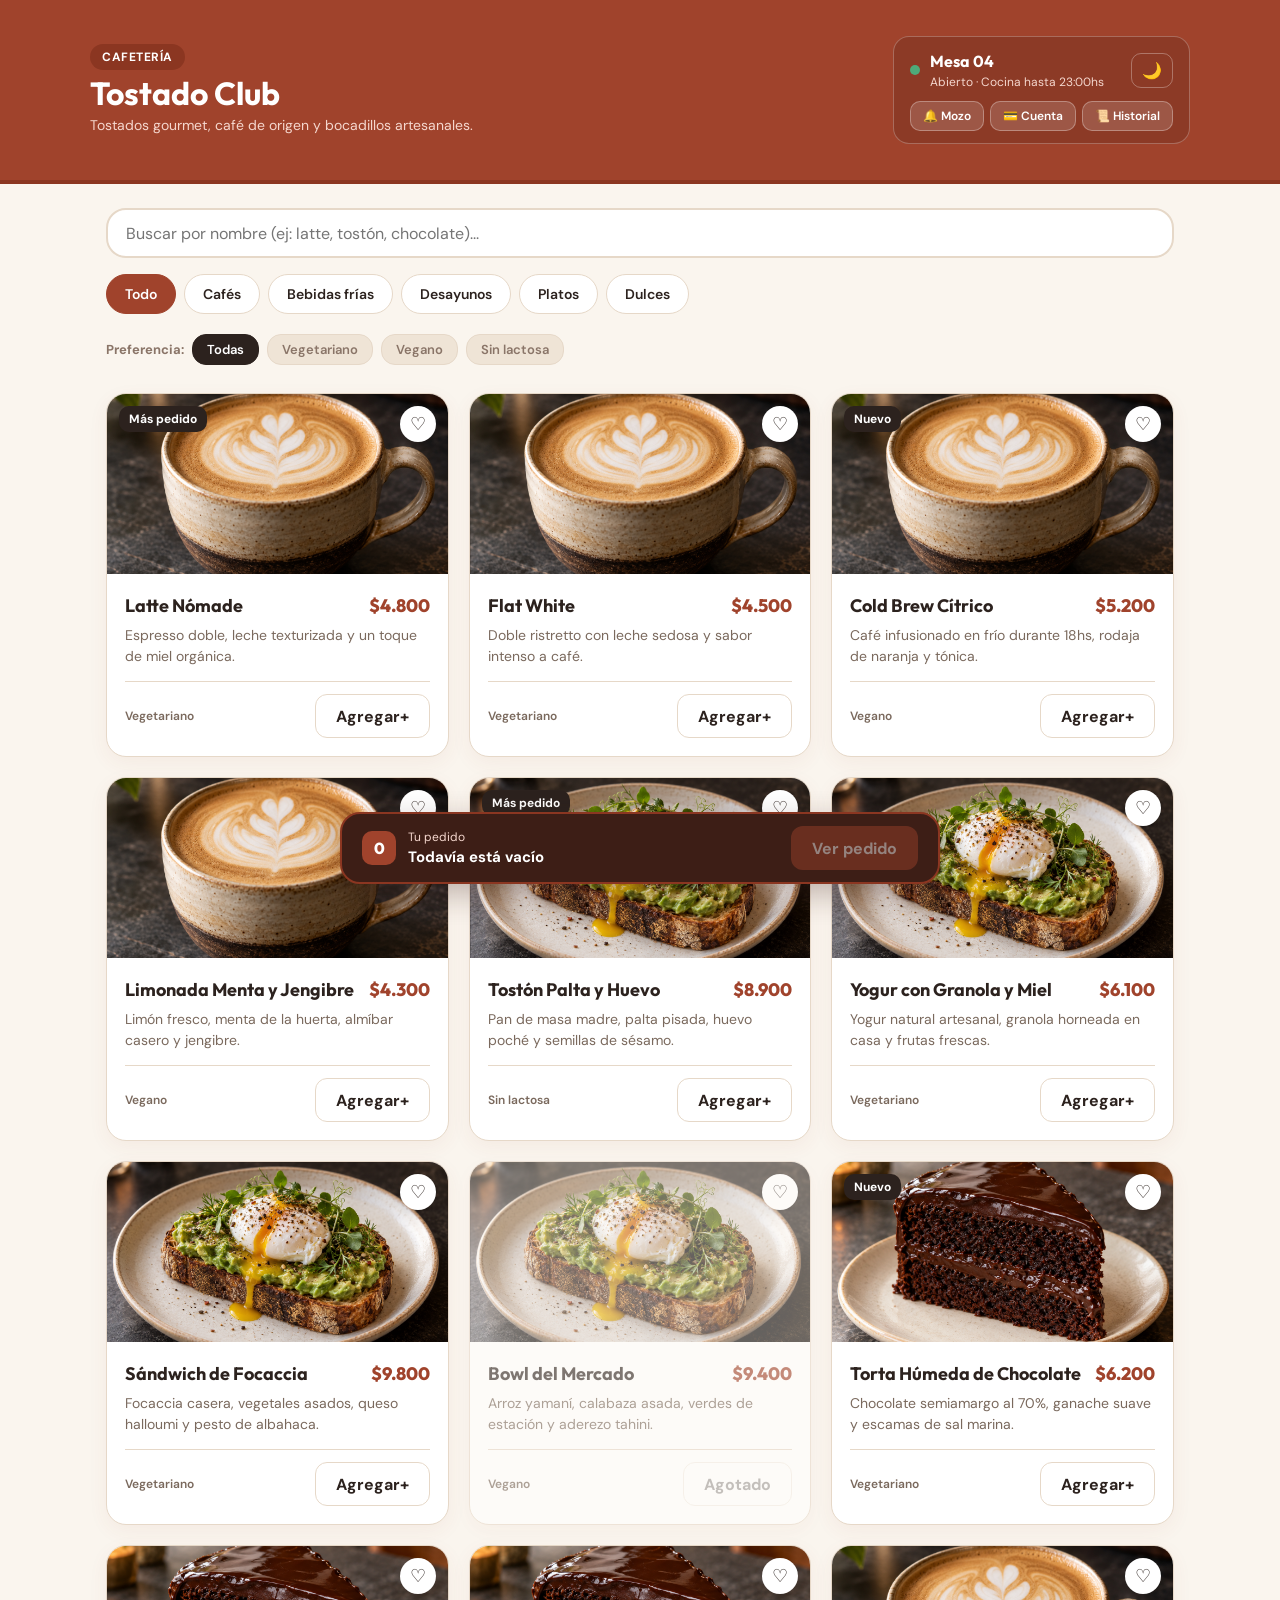
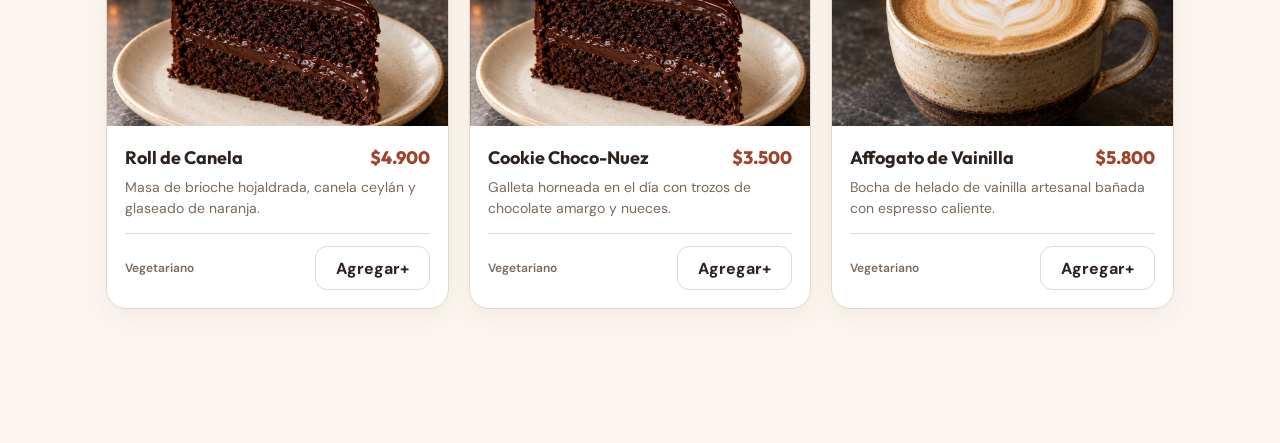
<file: comercios/tostado-club/index.html>
<!doctype html>
<html lang="es">
  <head>
    <meta charset="UTF-8" />
    <meta name="viewport" content="width=device-width, initial-scale=1.0" />
    <meta
      name="description"
      content="Carta digital interactiva para restaurantes, bares y cafeterías. Consultá productos y hacé tu pedido desde tu mesa."
    />
    <title>Tostado Club | Carta Digital</title>

    <!-- FUENTES GOOGLE: Outfit para títulos y DM Sans para texto legibles en pantallas móviles -->
    <link rel="preconnect" href="https://fonts.googleapis.com" />
    <link rel="preconnect" href="https://fonts.gstatic.com" crossorigin />
    <link
      href="https://fonts.googleapis.com/css2?family=DM+Sans:wght@400;500;600;700&family=Outfit:wght@500;600;700;800&display=swap"
      rel="stylesheet"
    />

    <!-- HOJA DE ESTILOS DE LA CARTA DIGITAL (Estilo 1: Bistro Cálido) -->
    <link rel="stylesheet" href="css/theme-bistro.css" id="theme-stylesheet" />
  </head>
  <body>

    <!-- CABECERA DE IDENTIDAD DEL LOCAL (HERO) -->
    <header class="menu-hero">
      <div class="menu-hero__container">
        <div class="brand-identity">
          <span class="brand-badge">Cafetería</span>
          <h1>Tostado Club</h1>
          <p>Tostados gourmet, café de origen y bocadillos artesanales.</p>
        </div>
        
        <!-- ETIQUETA DE MESA, BOTONES DE ASISTENCIA Y CONMUTADOR DE TEMA -->
        <div class="table-info" aria-label="Información del cliente">
          <div class="table-header-row">
            <span class="status-dot" aria-hidden="true"></span>
            <div>
              <strong>Mesa 04</strong>
              <small>Abierto · Cocina hasta 23:00hs</small>
            </div>
            <!-- BOTÓN DE MODO NOCHE / DÍA -->
            <button id="btn-theme-toggle" class="icon-button" type="button" aria-label="Cambiar tema de la página">🌙</button>
          </div>

          <!-- BOTONES DE ASISTENCIA RÁPIDA -->
          <div class="header-actions">
            <button id="btn-call-waiter" class="header-action-button" type="button">🔔 Mozo</button>
            <button id="btn-request-check" class="header-action-button" type="button">💳 Cuenta</button>
            <button id="btn-open-history" class="header-action-button" type="button">📜 Historial</button>
          </div>
        </div>
      </div>
    </header>

    <!-- CONTENEDOR PRINCIPAL DE LA CARTA -->
    <div class="page-shell">

      <!-- CONTROLES: BUSCADOR Y FILTROS POR CATEGORÍA Y PREFERENCIA -->
      <section class="menu-controls" aria-label="Búsqueda y filtros">
        
        <!-- CAMPO DE BÚSQUEDA -->
        <div class="search-box">
          <label for="search" class="visually-hidden">Buscar productos</label>
          <input
            type="search"
            id="search"
            placeholder="Buscar por nombre (ej: latte, tostón, chocolate)..."
          />
        </div>

        <!-- FILTROS POR CATEGORÍA -->
        <div class="category-filters" role="tablist" aria-label="Categorías de la carta">
          <button class="category-button is-active" type="button" data-category="Todo">Todo</button>
          <button class="category-button" type="button" data-category="Cafés">Cafés</button>
          <button class="category-button" type="button" data-category="Bebidas frías">Bebidas frías</button>
          <button class="category-button" type="button" data-category="Desayunos">Desayunos</button>
          <button class="category-button" type="button" data-category="Platos">Platos</button>
          <button class="category-button" type="button" data-category="Dulces">Dulces</button>
        </div>

        <!-- FILTROS MÚLTIPLES POR PREFERENCIA ALIMENTARIA -->
        <div class="preference-filters" role="group" aria-label="Filtro por preferencia alimentaria">
          <span class="filter-label">Preferencia:</span>
          <button class="preference-chip is-active" type="button" data-preference="Todas">Todas</button>
          <button class="preference-chip" type="button" data-preference="Vegetariano">Vegetariano</button>
          <button class="preference-chip" type="button" data-preference="Vegano">Vegano</button>
          <button class="preference-chip" type="button" data-preference="Sin lactosa">Sin lactosa</button>
        </div>
      </section>

      <!-- GRILLA DE PRODUCTOS (SE RENDERIZA DESDE JAVASCRIPT) -->
      <main class="menu-grid" id="product-list" aria-label="Listado de productos">
        <!-- Las tarjetas se cargarán dinámicamente mediante JS -->
      </main>

    </div>

    <!-- BARRA FLOTANTE DEL PEDIDO (STICKY FOOTER EN LA PARTE INFERIOR) -->
    <aside class="sticky-order-bar" id="sticky-order-bar" aria-label="Resumen del pedido">
      <div class="sticky-order-bar__info">
        <span class="badge-count" id="order-count">0</span>
        <div>
          <small>Tu pedido</small>
          <strong id="order-summary">Todavía está vacío</strong>
        </div>
      </div>
      
      <button class="button button--primary" id="view-order" type="button" disabled>
        Ver pedido
      </button>
    </aside>

    <!-- TOAST DE NOTIFICACIÓN TEMPORAL (MOZO / CUENTA) -->
    <div class="toast-notice is-hidden" id="toast-notice" role="status">
      <span id="toast-notice-icon">🔔</span>
      <span id="toast-notice-msg">Mozo notificado a la Mesa 04</span>
    </div>

    <!-- MODAL DE DETALLE Y GESTIÓN DEL PEDIDO -->
    <div class="modal-overlay is-hidden" id="order-modal" role="dialog" aria-modal="true" aria-labelledby="modal-order-title">
      <div class="modal-card">
        
        <div class="modal-header">
          <div>
            <h2 id="modal-order-title">Detalle de tu pedido</h2>
            <small>Mesa 04 · Revisá tus ítems antes de confirmar</small>
          </div>
          <button type="button" class="modal-close" id="btn-close-order-modal" aria-label="Cerrar modal">&times;</button>
        </div>

        <div class="modal-body">
          <!-- Lista de productos agregados en el pedido -->
          <ul class="order-item-list" id="modal-order-items">
            <!-- Renderizado dinámico desde JS -->
          </ul>

          <!-- SELECTOR DE PROPINAS SUGERIDAS -->
          <div class="tip-section">
            <span class="tip-title">Propina sugerida</span>
            <div class="tip-buttons">
              <button type="button" class="tip-button is-active" data-tip="0">0%</button>
              <button type="button" class="tip-button" data-tip="10">10%</button>
              <button type="button" class="tip-button" data-tip="15">15%</button>
              <button type="button" class="tip-button" data-tip="20">20%</button>
            </div>
          </div>

          <!-- Resumen con el costo total -->
          <div class="order-total-block">
            <div>
              <span>Total a pagar</span>
              <small id="tip-detail-text" style="display:block; color:#7A6F68; font-size:12px;">Sin propina</small>
            </div>
            <strong id="modal-order-total">$0</strong>
          </div>
        </div>

        <div class="modal-actions">
          <button type="button" class="button button--secondary" id="btn-clear-order">
            Vaciar pedido
          </button>
          <button type="button" class="button button--primary" id="btn-confirm-order">
            Confirmar pedido
          </button>
        </div>

      </div>
    </div>

    <!-- MODAL DE CONFIRMACIÓN DE PEDIDO EXITOSO -->
    <div class="modal-overlay is-hidden" id="success-modal" role="dialog" aria-modal="true" aria-labelledby="success-modal-title">
      <div class="modal-card modal-card--success">
        <div class="success-icon-box">
          <span>✓</span>
        </div>
        
        <h2 id="success-modal-title">¡Pedido enviado a la cocina!</h2>
        <p id="success-modal-msg">Muchas gracias. Tu pedido para la <strong>Mesa 04</strong> ya está en preparación.</p>
        
        <div class="success-details">
          <span>Tiempo estimado: <strong>15 - 20 min</strong></span>
        </div>

        <div class="modal-actions modal-actions--center">
          <button type="button" class="button button--primary" id="btn-close-success-modal">
            Entendido
          </button>
        </div>
      </div>
    </div>

    <!-- MODAL DE HISTORIAL DE CONSUMOS DE LA MESA -->
    <div class="modal-overlay is-hidden" id="history-modal" role="dialog" aria-modal="true" aria-labelledby="history-modal-title">
      <div class="modal-card">
        <div class="modal-header">
          <div>
            <h2 id="history-modal-title">Consumos de la Mesa 04</h2>
            <small>Historial de comandas enviadas durante la estadía</small>
          </div>
          <button type="button" class="modal-close" id="btn-close-history-modal" aria-label="Cerrar modal">&times;</button>
        </div>
        
        <div class="modal-body">
          <div class="history-list" id="history-list">
            <!-- Carga dinámica del historial desde JS -->
          </div>
        </div>

        <div class="modal-actions">
          <button type="button" class="button button--secondary" id="btn-close-history">
            Cerrar
          </button>
        </div>
      </div>
    </div>

    <!-- CARGA DE SCRIPTS: Primero los datos de productos y luego la lógica de la app -->
    <script src="js/productos.js"></script>
    <script src="js/app.js"></script>
  </body>
</html>
</file>
<file: plantilla-comercio/css/styles.css>
/*
===============================================================================
ESTILOS DE LA CARTA DIGITAL: CRAFT STUDIO / GASTROBAR
===============================================================================
Reglas pedagógicas del curso:
1. Sin variables CSS de color: valores escritos directamente en formato hexadecimal.
2. Layout General maquetado con CSS Grid.
3. Componentes internos estructurados con Flexbox.
4. Unidades de medida exclusivas: únicamente PÍXELES (px) y PORCENTAJES (%).
===============================================================================
*/

/* RESET Y TIPOGRAFÍA BASE */
* {
  box-sizing: border-box;
}

html {
  font-size: 100%;
}

body {
  margin: 0px;
  min-width: 320px;
  min-height: 800px;
  color: #1E1B18;
  background-color: #F5EFE6;
  font-family: "DM Sans", sans-serif;
  font-size: 16px;
  line-height: 1.5;
  padding-bottom: 110px; /* Espacio para que la barra flotante no tape contenido */
}

button,
input,
select {
  font-family: inherit;
  font-size: 16px;
}

h1, h2, h3, h4, p {
  margin-top: 0px;
}

h1, h2, h3, h4 {
  font-family: "Outfit", sans-serif;
}

.visually-hidden {
  position: absolute;
  width: 1px;
  height: 1px;
  margin: -1px;
  padding: 0px;
  overflow: hidden;
  clip: rect(0px, 0px, 0px, 0px);
  border: 0px;
}

/* ===========================================================================
   1. CABECERA DEL LOCAL (HERO): FLEXBOX
   =========================================================================== */
.menu-hero {
  padding: 32px 24px;
  border-bottom: 1px solid #DDD0C2;
  background-color: #1E1B18;
  color: #FFFFFF;
}

.menu-hero__container {
  display: flex;
  align-items: center;
  justify-content: space-between;
  gap: 20px;
  max-width: 1100px;
  margin-left: auto;
  margin-right: auto;
}

.brand-badge {
  display: inline-block;
  margin-bottom: 6px;
  padding: 4px 10px;
  border-radius: 12px;
  color: #FFFFFF;
  background-color: #C86D51;
  font-size: 12px;
  font-weight: 700;
  text-transform: uppercase;
}

.brand-identity h1 {
  margin-bottom: 4px;
  font-size: 32px;
  line-height: 1.1;
}

.brand-identity p {
  margin-bottom: 0px;
  color: #DDD0C2;
  font-size: 14px;
}

.table-info {
  display: flex;
  flex-direction: column;
  gap: 10px;
  padding: 12px 16px;
  border: 1px solid rgba(255, 255, 255, 0.2);
  border-radius: 14px;
  background-color: rgba(255, 255, 255, 0.08);
}

.table-header-row {
  display: flex;
  align-items: center;
  gap: 10px;
}

.status-dot {
  width: 10px;
  height: 10px;
  border-radius: 50%;
  background-color: #3E7A5E;
}

.table-info strong {
  display: block;
  font-family: "Outfit", sans-serif;
  font-size: 16px;
}

.table-info small {
  display: block;
  color: #DDD0C2;
  font-size: 12px;
}

.icon-button {
  margin-left: auto;
  padding: 6px 10px;
  border: 1px solid rgba(255, 255, 255, 0.2);
  border-radius: 8px;
  color: #FFFFFF;
  background-color: transparent;
  font-size: 16px;
  cursor: pointer;
}

.header-actions {
  display: flex;
  gap: 6px;
}

.header-action-button {
  padding: 6px 12px;
  border: 1px solid rgba(255, 255, 255, 0.2);
  border-radius: 8px;
  color: #FFFFFF;
  background-color: rgba(255, 255, 255, 0.1);
  font-size: 12px;
  font-weight: 600;
  cursor: pointer;
}

.header-action-button:hover {
  background-color: #C86D51;
  border-color: #C86D51;
}

/* CONTENEDOR PRINCIPAL */
.page-shell {
  width: 100%;
  max-width: 1100px;
  margin-left: auto;
  margin-right: auto;
  padding: 24px 16px;
}

/* ===========================================================================
   2. CONTROLES: BUSCADOR Y FILTROS POR CATEGORÍA Y PREFERENCIA (GRID)
   =========================================================================== */
.menu-controls {
  display: grid;
  grid-template-columns: 1fr;
  gap: 16px;
  margin-bottom: 24px;
}

.search-box input {
  width: 100%;
  min-height: 50px;
  padding: 12px 18px;
  border: 1px solid #DDD0C2;
  border-radius: 14px;
  background-color: #FFFFFF;
  color: #1E1B18;
}

.search-box input:focus {
  outline: 2px solid #C86D51;
}

.category-filters {
  display: flex;
  gap: 8px;
  overflow-x: auto;
  padding-bottom: 4px;
}

.category-button {
  flex-shrink: 0;
  min-height: 40px;
  padding: 8px 18px;
  border: 1px solid #DDD0C2;
  border-radius: 20px;
  color: #1E1B18;
  background-color: #FFFFFF;
  font-size: 14px;
  font-weight: 600;
  cursor: pointer;
}

.category-button.is-active,
.category-button:hover {
  color: #FFFFFF;
  background-color: #C86D51;
  border-color: #C86D51;
}

/* FILTROS MÚLTIPLES POR PREFERENCIA ALIMENTARIA */
.preference-filters {
  display: flex;
  align-items: center;
  gap: 8px;
  overflow-x: auto;
  padding-bottom: 4px;
}

.filter-label {
  color: #7A6F68;
  font-size: 13px;
  font-weight: 700;
  white-space: nowrap;
}

.preference-chip {
  flex-shrink: 0;
  padding: 6px 14px;
  border: 1px solid #DDD0C2;
  border-radius: 14px;
  color: #7A6F68;
  background-color: #EFE9DF;
  font-size: 13px;
  font-weight: 600;
  cursor: pointer;
}

.preference-chip.is-active,
.preference-chip:hover {
  color: #FFFFFF;
  background-color: #1E1B18;
  border-color: #1E1B18;
}

/* ===========================================================================
   3. GRILLA DE PRODUCTOS (LAYOUT GENERAL CON CSS GRID)
   =========================================================================== */
.menu-grid {
  display: grid;
  grid-template-columns: repeat(auto-fill, minmax(280px, 1fr));
  gap: 20px;
}

/* TARJETA DE PRODUCTO: COMPONENTES CON FLEXBOX */
.product-card {
  display: flex;
  flex-direction: column;
  border: 1px solid #DDD0C2;
  border-radius: 18px;
  background-color: #FFFFFF;
  box-shadow: 0px 4px 16px rgba(30, 27, 24, 0.04);
  overflow: hidden;
}

.product-image {
  position: relative;
  width: 100%;
  height: 180px;
  background-size: cover;
  background-position: center;
  background-color: #EFE9DF;
}

.product-tag {
  position: absolute;
  top: 12px;
  left: 12px;
  padding: 4px 10px;
  border-radius: 10px;
  color: #FFFFFF;
  background-color: #1E1B18;
  font-size: 12px;
  font-weight: 700;
}

.favorite-button {
  position: absolute;
  top: 12px;
  right: 12px;
  width: 36px;
  height: 36px;
  border: none;
  border-radius: 50%;
  color: #1E1B18;
  background-color: #FFFFFF;
  font-size: 18px;
  cursor: pointer;
  box-shadow: 0px 2px 8px rgba(0, 0, 0, 0.15);
}

.favorite-button.is-favorite {
  color: #D32F2F;
}

.product-content {
  display: flex;
  flex-direction: column;
  flex-grow: 1;
  padding: 18px;
}

.product-title-row {
  display: flex;
  align-items: flex-start;
  justify-content: space-between;
  gap: 10px;
  margin-bottom: 6px;
}

.product-title-row h3 {
  margin-bottom: 0px;
  font-size: 18px;
}

.product-title-row strong {
  color: #C86D51;
  font-family: "Outfit", sans-serif;
  font-size: 18px;
  font-weight: 800;
}

.product-content p {
  flex-grow: 1;
  margin-bottom: 14px;
  color: #7A6F68;
  font-size: 14px;
}

.product-footer {
  display: flex;
  align-items: center;
  justify-content: space-between;
  gap: 10px;
  padding-top: 12px;
  border-top: 1px solid #DDD0C2;
}

.product-footer span {
  color: #7A6F68;
  font-size: 12px;
  font-weight: 600;
}

/* PRODUCTO AGOTADO */
.product-card.is-sold-out {
  opacity: 0.6;
}

/* ESTADO SIN RESULTADOS */
.empty-state {
  grid-column: 1 / -1;
  padding: 48px 24px;
  border: 1px dashed #DDD0C2;
  border-radius: 18px;
  background-color: #FFFFFF;
  text-align: center;
}

.empty-state strong {
  display: block;
  margin-bottom: 6px;
  font-size: 20px;
}

.empty-state p {
  margin-bottom: 0px;
  color: #7A6F68;
}

/* ===========================================================================
   4. BARRA FLOTANTE DEL PEDIDO (STICKY FOOTER): FLEXBOX
   =========================================================================== */
.sticky-order-bar {
  position: fixed;
  bottom: 16px;
  left: 50%;
  transform: translateX(-50%);
  width: calc(100% - 32px);
  max-width: 600px;
  display: flex;
  align-items: center;
  justify-content: space-between;
  gap: 16px;
  padding: 12px 20px;
  border: 1px solid #DDD0C2;
  border-radius: 20px;
  background-color: #1E1B18;
  color: #FFFFFF;
  box-shadow: 0px 10px 30px rgba(0, 0, 0, 0.2);
  z-index: 900;
}

.sticky-order-bar__info {
  display: flex;
  align-items: center;
  gap: 12px;
}

.badge-count {
  display: flex;
  align-items: center;
  justify-content: center;
  width: 34px;
  height: 34px;
  border-radius: 10px;
  color: #FFFFFF;
  background-color: #C86D51;
  font-family: "Outfit", sans-serif;
  font-size: 16px;
  font-weight: 800;
}

.sticky-order-bar__info small {
  display: block;
  color: #DDD0C2;
  font-size: 12px;
}

.sticky-order-bar__info strong {
  display: block;
  font-size: 15px;
}

/* BOTONES GENERALES */
.button {
  display: inline-flex;
  align-items: center;
  justify-content: center;
  min-height: 44px;
  padding: 10px 20px;
  border: 1px solid transparent;
  border-radius: 12px;
  font-weight: 700;
  text-decoration: none;
  cursor: pointer;
}

.button--primary {
  color: #FFFFFF;
  background-color: #C86D51;
}

.button--primary:hover {
  background-color: #B25C42;
}

.button--secondary {
  border-color: #DDD0C2;
  color: #1E1B18;
  background-color: #FFFFFF;
}

.button--secondary:hover {
  background-color: #F5EFE6;
}

.button:disabled {
  cursor: not-allowed;
  opacity: 0.45;
}

/* TOAST DE NOTIFICACIÓN TEMPORAL (MOZO / CUENTA) */
.toast-notice {
  position: fixed;
  top: 24px;
  left: 50%;
  transform: translateX(-50%);
  display: flex;
  align-items: center;
  gap: 10px;
  padding: 14px 24px;
  border: 1px solid #DDD0C2;
  border-radius: 30px;
  color: #FFFFFF;
  background-color: #1E1B18;
  box-shadow: 0px 10px 30px rgba(0, 0, 0, 0.25);
  font-weight: 700;
  font-size: 14px;
  z-index: 2000;
}

/* ===========================================================================
   5. MODALES DE DETALLE, PROPINAS E HISTORIAL: FLEXBOX
   =========================================================================== */
.modal-overlay {
  position: fixed;
  top: 0px;
  left: 0px;
  width: 100%;
  height: 100%;
  display: flex;
  align-items: center;
  justify-content: center;
  padding: 16px;
  background-color: rgba(30, 27, 24, 0.6);
  z-index: 1000;
}

.modal-card {
  width: 100%;
  max-width: 500px;
  max-height: 90%;
  display: flex;
  flex-direction: column;
  border-radius: 20px;
  background-color: #FFFFFF;
  box-shadow: 0px 20px 40px rgba(0, 0, 0, 0.2);
  overflow: hidden;
}

.modal-header {
  display: flex;
  align-items: center;
  justify-content: space-between;
  padding: 20px 24px;
  border-bottom: 1px solid #DDD0C2;
  background-color: #1E1B18;
  color: #FFFFFF;
}

.modal-header h2 {
  margin-bottom: 2px;
  font-size: 20px;
}

.modal-header small {
  color: #DDD0C2;
  font-size: 13px;
}

.modal-close {
  border: none;
  color: #FFFFFF;
  background: none;
  font-size: 26px;
  cursor: pointer;
}

.modal-body {
  padding: 20px 24px;
  overflow-y: auto;
}

.order-item-list {
  display: flex;
  flex-direction: column;
  gap: 12px;
  margin: 0px 0px 16px 0px;
  padding: 0px;
  list-style: none;
}

.order-item-row {
  display: flex;
  align-items: center;
  justify-content: space-between;
  gap: 12px;
  padding: 10px 14px;
  border: 1px solid #DDD0C2;
  border-radius: 12px;
  background-color: #F5EFE6;
}

.order-item-row strong {
  font-size: 15px;
}

.quantity-controls {
  display: flex;
  align-items: center;
  gap: 8px;
}

.quantity-controls button {
  width: 28px;
  height: 28px;
  border: 1px solid #DDD0C2;
  border-radius: 8px;
  color: #1E1B18;
  background-color: #FFFFFF;
  font-weight: 700;
  cursor: pointer;
}

/* SELECTOR DE PROPINAS */
.tip-section {
  margin-bottom: 16px;
  padding: 12px 14px;
  border: 1px solid #DDD0C2;
  border-radius: 14px;
  background-color: #F5EFE6;
}

.tip-title {
  display: block;
  margin-bottom: 8px;
  font-size: 13px;
  font-weight: 700;
}

.tip-buttons {
  display: flex;
  gap: 8px;
}

.tip-button {
  flex: 1;
  min-height: 36px;
  border: 1px solid #DDD0C2;
  border-radius: 10px;
  color: #1E1B18;
  background-color: #FFFFFF;
  font-weight: 700;
  font-size: 13px;
  cursor: pointer;
}

.tip-button.is-active,
.tip-button:hover {
  color: #FFFFFF;
  background-color: #C86D51;
  border-color: #C86D51;
}

.order-total-block {
  display: flex;
  align-items: center;
  justify-content: space-between;
  padding: 14px 18px;
  border-radius: 12px;
  background-color: #EFE9DF;
}

.order-total-block strong {
  color: #C86D51;
  font-family: "Outfit", sans-serif;
  font-size: 22px;
  font-weight: 800;
}

.modal-actions {
  display: flex;
  justify-content: flex-end;
  gap: 10px;
  padding: 16px 24px;
  border-top: 1px solid #DDD0C2;
}

/* HISTORIAL DE MESAS */
.history-list {
  display: flex;
  flex-direction: column;
  gap: 12px;
}

.history-card {
  padding: 14px 18px;
  border: 1px solid #DDD0C2;
  border-radius: 14px;
  background-color: #F5EFE6;
}

.history-card-header {
  display: flex;
  align-items: center;
  justify-content: space-between;
  margin-bottom: 8px;
  padding-bottom: 6px;
  border-bottom: 1px solid #DDD0C2;
}

.history-card-header strong {
  font-size: 14px;
}

.history-card-header small {
  color: #7A6F68;
  font-size: 12px;
}

/* MODAL DE ÉXITO DE PEDIDO */
.modal-card--success {
  display: flex;
  flex-direction: column;
  align-items: center;
  padding: 36px 28px;
  text-align: center;
}

.success-icon-box {
  display: flex;
  align-items: center;
  justify-content: center;
  width: 64px;
  height: 64px;
  margin-bottom: 16px;
  border-radius: 50%;
  color: #FFFFFF;
  background-color: #3E7A5E;
  font-family: "Outfit", sans-serif;
  font-size: 32px;
  font-weight: 800;
}

.modal-card--success h2 {
  margin-bottom: 8px;
  font-size: 24px;
}

.modal-card--success p {
  margin-bottom: 16px;
  color: #7A6F68;
  font-size: 15px;
}

.success-details {
  margin-bottom: 24px;
  padding: 10px 18px;
  border-radius: 12px;
  color: #1E1B18;
  background-color: #EFE9DF;
  font-size: 14px;
}

.modal-actions--center {
  width: 100%;
  justify-content: center;
  border-top: none;
  padding: 0px;
}

.is-hidden {
  display: none !important;
}

/* ===========================================================================
   6. TEMA OSCURO (MODO NOCHE - SIN VARIABLES CSS)
   =========================================================================== */
body.dark-theme {
  color: #F5EFE6;
  background-color: #181614;
}

body.dark-theme .menu-controls input,
body.dark-theme .category-button,
body.dark-theme .product-card,
body.dark-theme .modal-card,
body.dark-theme .empty-state,
body.dark-theme .tip-button,
body.dark-theme .button--secondary {
  color: #F5EFE6;
  background-color: #24201C;
  border-color: #38322B;
}

body.dark-theme .preference-chip,
body.dark-theme .order-item-row,
body.dark-theme .order-total-block,
body.dark-theme .tip-section,
body.dark-theme .history-card {
  color: #F5EFE6;
  background-color: #2E2924;
  border-color: #38322B;
}

body.dark-theme .product-content p,
body.dark-theme .product-footer span,
body.dark-theme .filter-label,
body.dark-theme .empty-state p,
body.dark-theme .modal-card--success p,
body.dark-theme .history-card-header small {
  color: #A59B93;
}

body.dark-theme .category-button.is-active,
body.dark-theme .preference-chip.is-active,
body.dark-theme .tip-button.is-active {
  color: #FFFFFF;
  background-color: #C86D51;
  border-color: #C86D51;
}

/* RESPONSIVE EN PIXELES */
@media (max-width: 600px) {
  .menu-hero__container {
    flex-direction: column;
    align-items: flex-start;
  }
  
  .table-info {
    width: 100%;
  }

  .header-actions {
    width: 100%;
  }

  .header-action-button {
    flex: 1;
    text-align: center;
  }
}
</file>
<file: comercios/bodega-urbana/css/theme-retro.css>
/*
===============================================================================
ESTILO 3: RETRO CLÁSICO (theme-retro.css)
===============================================================================
Temática: Cervecerías artesanales, bodegones, pulperías y hamburgueserías.
Paleta: Cabecera Madera (#3B2317), Fondo Pergamino Tostado (#EADCC6), Miel (#C4832D).

-------------------------------------------------------------------------------
REGLAS DIDÁCTICAS Y PEDAGÓGICAS DEL PROYECTO:
1. Sin variables CSS de color: Colores expresados en código hexadecimal directo.
2. Layout General con CSS Grid: Disposición en grilla adaptable a pantallas.
3. Componentes internos con Flexbox: Alineación flexible de elementos.
4. Unidades exclusivas en PÍXELES (px) y PORCENTAJES (%): Sin rem, em, vh, vw.
===============================================================================
*/

/* --- REGLAS DE REINICIO Y ACCESIBILIDAD --- */

/* box-sizing: border-box incluye el padding y border dentro del ancho total del elemento */
* {
  box-sizing: border-box;
}

html {
  font-size: 100%;
}

/* Configuración general de la página (Fondo pergamino tostado y estética bodegón) */
body {
  margin: 0px;
  min-width: 320px;
  min-height: 800px;
  color: #2D1A10;
  background-color: #EADCC6; /* Fondo pergamino tostado */
  font-family: "DM Sans", sans-serif;
  font-size: 16px;
  line-height: 1.5;
  padding-bottom: 110px; /* Margen inferior para evitar solapamientos con la barra flotante */
}

/* Heredar la fuente de texto en controles de formulario */
button, input, select {
  font-family: inherit;
  font-size: 16px;
}

/* Normalización de márgenes para títulos y párrafos */
h1, h2, h3, h4, p {
  margin-top: 0px;
}

/* Tipografía Outfit para todos los títulos */
h1, h2, h3, h4 {
  font-family: "Outfit", sans-serif;
}

/* ACCESIBILIDAD: Oculta texto visualmente manteniendo la lectura para lectores de pantalla */
.visually-hidden {
  position: absolute;
  width: 1px;
  height: 1px;
  margin: -1px;
  padding: 0px;
  overflow: hidden;
  clip: rect(0px, 0px, 0px, 0px);
  border: 0px;
}

/* ===========================================================================
   1. CABECERA Y HERO DEL COMERCIO (FLEXBOX)
   ===========================================================================
   Utilizamos Flexbox para alinear la identidad del local a la izquierda 
   y la información de la mesa / botones a la derecha.
   =========================================================================== */
.menu-hero {
  padding: 36px 24px;
  border-bottom: 4px solid #28160C;
  background-color: #3B2317; /* Fondo madera oscura estilo nogal */
  color: #F7EFE1;
}

/* Contenedor flexible de la cabecera */
.menu-hero__container {
  display: flex;
  align-items: center;
  justify-content: space-between; /* Distribuye el espacio entre ambos extremos */
  gap: 20px;
  max-width: 1100px;
  margin-left: auto;
  margin-right: auto;
}

/* Etiqueta distintiva del tipo de comercio */
.brand-badge {
  display: inline-block;
  margin-bottom: 6px;
  padding: 4px 12px;
  border-radius: 4px;
  color: #FFFFFF;
  background-color: #C4832D;
  font-size: 12px;
  font-weight: 700;
  text-transform: uppercase;
  letter-spacing: 0.5px;
}

.brand-identity h1 {
  margin-bottom: 4px;
  font-size: 32px;
  line-height: 1.1;
  color: #F7EFE1;
}

.brand-identity p {
  margin-bottom: 0px;
  color: #D8C3A5;
  font-size: 14px;
}

/* Recuadro de información de la mesa (Flexbox vertical) */
.table-info {
  display: flex;
  flex-direction: column;
  gap: 10px;
  padding: 12px 16px;
  border: 1px solid #C4832D;
  border-radius: 6px;
  background-color: rgba(0, 0, 0, 0.2);
}

.table-header-row {
  display: flex;
  align-items: center;
  gap: 10px;
}

/* Punto indicador amarillo ámbar de estado del local */
.status-dot {
  width: 10px;
  height: 10px;
  border-radius: 50%;
  background-color: #DDA835;
}

.table-info strong {
  display: block;
  font-family: "Outfit", sans-serif;
  font-size: 16px;
  color: #F7EFE1;
}

.table-info small {
  display: block;
  color: #D8C3A5;
  font-size: 12px;
}

/* Botón transparente para alternar modo noche/día */
.icon-button {
  margin-left: auto;
  padding: 6px 10px;
  border: 1px solid #C4832D;
  border-radius: 4px;
  color: #F7EFE1;
  background-color: transparent;
  font-size: 16px;
  cursor: pointer;
}

/* Botones de asistencia rápida (Mozo, Cuenta, Historial) en hilera flexible */
.header-actions {
  display: flex;
  gap: 6px;
}

.header-action-button {
  padding: 6px 12px;
  border: 1px solid #C4832D;
  border-radius: 4px;
  color: #F7EFE1;
  background-color: rgba(196, 131, 45, 0.2);
  font-size: 12px;
  font-weight: 600;
  cursor: pointer;
}

.header-action-button:hover {
  background-color: #C4832D;
  color: #FFFFFF;
}

/* Envoltorio principal del cuerpo de la página */
.page-shell {
  width: 100%;
  max-width: 1100px;
  margin-left: auto;
  margin-right: auto;
  padding: 24px 16px;
}

/* ===========================================================================
   2. SECCIÓN DE CONTROLES Y FILTROS (CSS GRID)
   ===========================================================================
   Usamos CSS Grid para disponer el buscador por texto y los botones de 
   categoría en filas verticales ordenadas.
   =========================================================================== */
.menu-controls {
  display: grid;
  grid-template-columns: 1fr;
  gap: 16px;
  margin-bottom: 24px;
}

/* Input de búsqueda por texto */
.search-box input {
  width: 100%;
  min-height: 50px;
  padding: 12px 18px;
  border: 2px solid #C8B293;
  border-radius: 6px;
  background-color: #F7EFE1;
  color: #2D1A10;
}

.search-box input:focus {
  outline: none;
  border-color: #C4832D;
}

/* Botones de filtrado por categoría (Flexbox con scroll horizontal en móviles) */
.category-filters {
  display: flex;
  gap: 8px;
  overflow-x: auto;
  padding-bottom: 4px;
}

.category-button {
  flex-shrink: 0;
  min-height: 40px;
  padding: 8px 18px;
  border: 1px solid #C8B293;
  border-radius: 4px;
  color: #2D1A10;
  background-color: #F7EFE1;
  font-size: 14px;
  font-weight: 600;
  cursor: pointer;
}

.category-button.is-active, .category-button:hover {
  color: #FFFFFF;
  background-color: #C4832D;
  border-color: #A3691D;
}

/* Chips de preferencia alimentaria (Vegano, Vegetariano, Sin lactosa) */
.preference-filters {
  display: flex;
  align-items: center;
  gap: 8px;
  overflow-x: auto;
  padding-bottom: 4px;
}

.filter-label {
  color: #6E5343;
  font-size: 13px;
  font-weight: 700;
  white-space: nowrap;
}

.preference-chip {
  flex-shrink: 0;
  padding: 6px 14px;
  border: 1px solid #C8B293;
  border-radius: 4px;
  color: #6E5343;
  background-color: #DFCDB3;
  font-size: 13px;
  font-weight: 600;
  cursor: pointer;
}

.preference-chip.is-active, .preference-chip:hover {
  color: #FFFFFF;
  background-color: #3B2317;
  border-color: #3B2317;
}

/* ===========================================================================
   3. GRILLA PRINCIPAL DE PRODUCTOS (CSS GRID RESPONSIVO)
   ===========================================================================
   `repeat(auto-fill, minmax(280px, 1fr))` crea una grilla responsiva 
   automática: acomoda tantas tarjetas de al menos 280px como entren en 
   la pantalla sin necesidad de utilizar media queries complejas.
   =========================================================================== */
.menu-grid {
  display: grid;
  grid-template-columns: repeat(auto-fill, minmax(280px, 1fr));
  gap: 20px;
}

/* Tarjeta individual de producto (Flexbox vertical con estética bodegón retro) */
.product-card {
  display: flex;
  flex-direction: column;
  border: 2px solid #C8B293;
  border-radius: 8px;
  background-color: #F7EFE1;
  box-shadow: 0px 4px 14px rgba(59, 35, 23, 0.1);
  overflow: hidden;
}

/* Imagen del producto con posición relativa para ubicar etiquetas y corazón de favorito */
.product-image {
  position: relative;
  width: 100%;
  height: 180px;
  background-size: cover;
  background-position: center;
  background-color: #DFCDB3;
}

/* Etiqueta flotante de categoría sobre la foto */
.product-tag {
  position: absolute;
  top: 12px;
  left: 12px;
  padding: 4px 10px;
  border-radius: 4px;
  color: #FFFFFF;
  background-color: #3B2317;
  font-size: 12px;
  font-weight: 700;
}

/* Botón circular de favorito en la esquina superior derecha de la imagen */
.favorite-button {
  position: absolute;
  top: 12px;
  right: 12px;
  width: 36px;
  height: 36px;
  border: 1px solid #C8B293;
  border-radius: 50%;
  color: #2D1A10;
  background-color: #F7EFE1;
  font-size: 18px;
  cursor: pointer;
  box-shadow: 0px 2px 8px rgba(0, 0, 0, 0.15);
}

.favorite-button.is-favorite {
  color: #C62828;
}

/* Contenido interno de la tarjeta */
.product-content {
  display: flex;
  flex-direction: column;
  flex-grow: 1;
  padding: 18px;
}

.product-title-row {
  display: flex;
  align-items: flex-start;
  justify-content: space-between;
  gap: 10px;
  margin-bottom: 6px;
}

.product-title-row h3 {
  margin-bottom: 0px;
  font-size: 18px;
  color: #2D1A10;
}

.product-title-row strong {
  color: #C4832D;
  font-family: "Outfit", sans-serif;
  font-size: 18px;
  font-weight: 800;
}

.product-content p {
  flex-grow: 1;
  margin-bottom: 14px;
  color: #6E5343;
  font-size: 14px;
}

.product-footer {
  display: flex;
  align-items: center;
  justify-content: space-between;
  gap: 10px;
  padding-top: 12px;
  border-top: 1px solid #C8B293;
}

.product-footer span {
  color: #6E5343;
  font-size: 12px;
  font-weight: 600;
}

/* Estilo para productos agotados */
.product-card.is-sold-out {
  opacity: 0.6;
}

/* Estado de lista vacía (Sin resultados) */
.empty-state {
  grid-column: 1 / -1;
  padding: 48px 24px;
  border: 2px dashed #C8B293;
  border-radius: 8px;
  background-color: #F7EFE1;
  text-align: center;
}

.empty-state strong {
  display: block;
  margin-bottom: 6px;
  font-size: 20px;
}

.empty-state p {
  margin-bottom: 0px;
  color: #6E5343;
}

/* ===========================================================================
   4. BARRA FLOTANTE DEL PEDIDO (POSITION FIXED & FLEXBOX)
   ===========================================================================
   `position: fixed` ancla la barra al pie de la pantalla móvil.
   `z-index: 900` asegura que flote por encima de las tarjetas de productos.
   =========================================================================== */
.sticky-order-bar {
  position: fixed;
  bottom: 16px;
  left: 50%;
  transform: translateX(-50%);
  width: calc(100% - 32px);
  max-width: 600px;
  display: flex;
  align-items: center;
  justify-content: space-between;
  gap: 16px;
  padding: 12px 20px;
  border: 2px solid #C4832D;
  border-radius: 8px;
  background-color: #26150C;
  color: #FFFFFF;
  box-shadow: 0px 10px 30px rgba(0, 0, 0, 0.35);
  z-index: 900;
}

.sticky-order-bar__info {
  display: flex;
  align-items: center;
  gap: 12px;
}

/* Contador cuadrado de ítems seleccionados */
.badge-count {
  display: flex;
  align-items: center;
  justify-content: center;
  width: 34px;
  height: 34px;
  border-radius: 4px;
  color: #FFFFFF;
  background-color: #C4832D;
  font-family: "Outfit", sans-serif;
  font-size: 16px;
  font-weight: 800;
}

.sticky-order-bar__info small {
  display: block;
  color: #D8C3A5;
  font-size: 12px;
}

.sticky-order-bar__info strong {
  display: block;
  font-size: 15px;
}

/* BOTONES REUTILIZABLES DE LA APLICACIÓN */
.button {
  display: inline-flex;
  align-items: center;
  justify-content: center;
  min-height: 44px;
  padding: 10px 20px;
  border: 1px solid transparent;
  border-radius: 4px;
  font-weight: 700;
  text-decoration: none;
  cursor: pointer;
}

.button--primary {
  color: #FFFFFF;
  background-color: #C4832D;
}

.button--primary:hover {
  background-color: #A3691D;
}

.button--secondary {
  border-color: #C8B293;
  color: #2D1A10;
  background-color: #F7EFE1;
}

.button--secondary:hover {
  background-color: #EADCC6;
}

.button:disabled {
  cursor: not-allowed; opacity: 0.45;
}

/* TOAST DE NOTIFICACIÓN TEMPORAL (Mozo / Pedir cuenta) */
.toast-notice {
  position: fixed;
  top: 24px;
  left: 50%;
  transform: translateX(-50%);
  display: flex;
  align-items: center;
  gap: 10px;
  padding: 14px 24px;
  border: 1px solid #C4832D;
  border-radius: 10px;
  color: #FFFFFF;
  background-color: #26150C;
  box-shadow: 0px 10px 30px rgba(0, 0, 0, 0.3);
  font-weight: 700;
  font-size: 14px;
  z-index: 2000;
}

/* ===========================================================================
   5. VENTANAS MODALES (MODAL OVERLAY & CARD WITH FLEXBOX)
   =========================================================================== */
.modal-overlay {
  position: fixed;
  top: 0px;
  left: 0px;
  width: 100%;
  height: 100%;
  display: flex;
  align-items: center;
  justify-content: center;
  padding: 16px;
  background-color: rgba(38, 21, 12, 0.7);
  z-index: 1000;
}

.modal-card {
  width: 100%;
  max-width: 500px;
  max-height: 90%;
  display: flex;
  flex-direction: column;
  border: 2px solid #C8B293;
  border-radius: 8px;
  background-color: #F7EFE1;
  box-shadow: 0px 20px 40px rgba(0, 0, 0, 0.25);
  overflow: hidden;
}

.modal-header {
  display: flex;
  align-items: center;
  justify-content: space-between;
  padding: 20px 24px;
  border-bottom: 2px solid #28160C;
  background-color: #3B2317;
  color: #FFFFFF;
}

.modal-header h2 { margin-bottom: 2px; font-size: 20px; }
.modal-header small { color: #D8C3A5; font-size: 13px; }
.modal-close { border: none; color: #FFFFFF; background: none; font-size: 26px; cursor: pointer; }

.modal-body { padding: 20px 24px; overflow-y: auto; }
.order-item-list { display: flex; flex-direction: column; gap: 12px; margin: 0px 0px 16px 0px; padding: 0px; list-style: none; }
.order-item-row { display: flex; align-items: center; justify-content: space-between; gap: 12px; padding: 10px 14px; border: 1px solid #C8B293; border-radius: 6px; background-color: #EADCC6; }
.order-item-row strong { font-size: 15px; }

.quantity-controls { display: flex; align-items: center; gap: 8px; }
.quantity-controls button {
  width: 28px;
  height: 28px;
  border: 1px solid #C8B293;
  border-radius: 4px;
  color: #2D1A10;
  background-color: #F7EFE1;
  font-weight: 700;
  cursor: pointer;
}

.tip-section { margin-bottom: 16px; padding: 12px 14px; border: 1px solid #C8B293; border-radius: 6px; background-color: #EADCC6; }
.tip-title { display: block; margin-bottom: 8px; font-size: 13px; font-weight: 700; }
.tip-buttons { display: flex; gap: 8px; }
.tip-button {
  flex: 1;
  min-height: 36px;
  border: 1px solid #C8B293;
  border-radius: 4px;
  color: #2D1A10;
  background-color: #F7EFE1;
  font-weight: 700;
  font-size: 13px;
  cursor: pointer;
}
.tip-button.is-active, .tip-button:hover { color: #FFFFFF; background-color: #C4832D; border-color: #A3691D; }

.order-total-block { display: flex; align-items: center; justify-content: space-between; padding: 14px 18px; border-radius: 6px; background-color: #DFCDB3; }
.order-total-block strong { color: #C4832D; font-family: "Outfit", sans-serif; font-size: 22px; font-weight: 800; }
.modal-actions { display: flex; justify-content: flex-end; gap: 10px; padding: 16px 24px; border-top: 1px solid #C8B293; }

.history-list { display: flex; flex-direction: column; gap: 12px; }
.history-card { padding: 14px 18px; border: 1px solid #C8B293; border-radius: 6px; background-color: #EADCC6; }
.history-card-header { display: flex; align-items: center; justify-content: space-between; margin-bottom: 8px; padding-bottom: 6px; border-bottom: 1px solid #C8B293; }
.history-card-header strong { font-size: 14px; }
.history-card-header small { color: #6E5343; font-size: 12px; }

.modal-card--success { display: flex; flex-direction: column; align-items: center; padding: 36px 28px; text-align: center; }
.success-icon-box { display: flex; align-items: center; justify-content: center; width: 64px; height: 64px; margin-bottom: 16px; border-radius: 50%; color: #FFFFFF; background-color: #C4832D; font-family: "Outfit", sans-serif; font-size: 32px; font-weight: 800; }
.modal-card--success h2 { margin-bottom: 8px; font-size: 24px; }
.modal-card--success p { margin-bottom: 16px; color: #6E5343; font-size: 15px; }
.success-details { margin-bottom: 24px; padding: 10px 18px; border-radius: 6px; color: #2D1A10; background-color: #DFCDB3; font-size: 14px; }
.modal-actions--center { width: 100%; justify-content: center; border-top: none; padding: 0px; }

/* Utilidad para ocultar elementos manipulables desde JavaScript */
.is-hidden { display: none !important; }

/* ===========================================================================
   6. MODO NOCHE / TEMA OSCURO RETRO (body.dark-theme)
   ===========================================================================
   Alterna las paletas escritas directamente en hexadecimal para proveer un 
   diseño oscuro legible durante el turno noche.
   =========================================================================== */
body.dark-theme { color: #F7EFE1; background-color: #160D07; }
body.dark-theme .menu-controls input, body.dark-theme .category-button, body.dark-theme .product-card, body.dark-theme .modal-card, body.dark-theme .empty-state, body.dark-theme .tip-button, body.dark-theme .button--secondary { color: #F7EFE1; background-color: #24160E; border-color: #38251A; }
body.dark-theme .preference-chip, body.dark-theme .order-item-row, body.dark-theme .order-total-block, body.dark-theme .tip-section, body.dark-theme .history-card { color: #F7EFE1; background-color: #2D1C13; border-color: #38251A; }
body.dark-theme .product-content p, body.dark-theme .product-footer span, body.dark-theme .filter-label, body.dark-theme .empty-state p, body.dark-theme .modal-card--success p, body.dark-theme .history-card-header small { color: #A89382; }
body.dark-theme .category-button.is-active, body.dark-theme .preference-chip.is-active, body.dark-theme .tip-button.is-active { color: #FFFFFF; background-color: #C4832D; border-color: #C4832D; }

/* REGLAS RESPONSIVAS PARA PANTALLAS PEQUEÑAS (MEDIA QUERIES) */
@media (max-width: 600px) {
  .menu-hero__container { flex-direction: column; align-items: flex-start; }
  .table-info { width: 100%; }
  .header-actions { width: 100%; }
  .header-action-button { flex: 1; text-align: center; }
}
</file>
<file: comercios/bruma-cafe/css/theme-urbano.css>
/*
===============================================================================
ESTILO 2: URBANO MODERNO (theme-urbano.css)
===============================================================================
Temática: Gastrobares, bistrós, coctelerías y restaurantes contemporáneos.
Paleta: Cabecera Verde Esmeralda (#0F4C3A), Fondo Gris Pizarra (#E8ECEF), Grafito (#121614).

-------------------------------------------------------------------------------
REGLAS DIDÁCTICAS Y PEDAGÓGICAS DEL PROYECTO:
1. Sin variables CSS de color: Colores expresados en código hexadecimal directo.
2. Layout General con CSS Grid: Disposición en grilla adaptable a pantallas.
3. Componentes internos con Flexbox: Alineación flexible de elementos.
4. Unidades exclusivas en PÍXELES (px) y PORCENTAJES (%): Sin rem, em, vh, vw.
===============================================================================
*/

/* --- REGLAS DE REINICIO Y ACCESIBILIDAD --- */

/* box-sizing: border-box incluye el padding y border dentro del ancho total del elemento */
* {
  box-sizing: border-box;
}

html {
  font-size: 100%;
}

/* Configuración general de la página (Fondo gris pizarra frío y estética minimalista) */
body {
  margin: 0px;
  min-width: 320px;
  min-height: 800px;
  color: #121614;
  background-color: #E8ECEF; /* Fondo gris pizarra contemporáneo */
  font-family: "DM Sans", sans-serif;
  font-size: 16px;
  line-height: 1.5;
  padding-bottom: 110px; /* Margen inferior para no solapar la barra flotante */
}

/* Heredar la fuente de texto en controles de formulario */
button, input, select {
  font-family: inherit;
  font-size: 16px;
}

/* Normalización de márgenes para títulos y párrafos */
h1, h2, h3, h4, p {
  margin-top: 0px;
}

/* Tipografía Outfit para todos los títulos */
h1, h2, h3, h4 {
  font-family: "Outfit", sans-serif;
}

/* ACCESIBILIDAD: Oculta texto visualmente manteniendo la lectura para lectores de pantalla */
.visually-hidden {
  position: absolute;
  width: 1px;
  height: 1px;
  margin: -1px;
  padding: 0px;
  overflow: hidden;
  clip: rect(0px, 0px, 0px, 0px);
  border: 0px;
}

/* ===========================================================================
   1. CABECERA Y HERO DEL COMERCIO (FLEXBOX)
   ===========================================================================
   Utilizamos Flexbox para alinear la identidad del local a la izquierda 
   y la información de la mesa / botones a la derecha.
   =========================================================================== */
.menu-hero {
  padding: 36px 24px;
  border-bottom: 4px solid #093327;
  background-color: #0F4C3A; /* Fondo verde esmeralda principal */
  color: #FFFFFF;
}

/* Contenedor flexible de la cabecera */
.menu-hero__container {
  display: flex;
  align-items: center;
  justify-content: space-between; /* Distribuye el espacio entre ambos extremos */
  gap: 20px;
  max-width: 1100px;
  margin-left: auto;
  margin-right: auto;
}

/* Etiqueta distintiva del tipo de comercio */
.brand-badge {
  display: inline-block;
  margin-bottom: 6px;
  padding: 4px 12px;
  border-radius: 6px;
  color: #FFFFFF;
  background-color: #093327;
  font-size: 12px;
  font-weight: 700;
  text-transform: uppercase;
  letter-spacing: 0.5px;
}

.brand-identity h1 {
  margin-bottom: 4px;
  font-size: 32px;
  line-height: 1.1;
}

.brand-identity p {
  margin-bottom: 0px;
  color: #C5DDD5;
  font-size: 14px;
}

/* Recuadro de información de la mesa (Flexbox vertical) */
.table-info {
  display: flex;
  flex-direction: column;
  gap: 10px;
  padding: 12px 16px;
  border: 1px solid rgba(255, 255, 255, 0.25);
  border-radius: 10px;
  background-color: rgba(0, 0, 0, 0.15);
}

.table-header-row {
  display: flex;
  align-items: center;
  gap: 10px;
}

/* Punto verde indicador de estado del local */
.status-dot {
  width: 10px;
  height: 10px;
  border-radius: 50%;
  background-color: #38D39F;
}

.table-info strong {
  display: block;
  font-family: "Outfit", sans-serif;
  font-size: 16px;
}

.table-info small {
  display: block;
  color: #C5DDD5;
  font-size: 12px;
}

/* Botón transparente para alternar modo noche/día */
.icon-button {
  margin-left: auto;
  padding: 6px 10px;
  border: 1px solid rgba(255, 255, 255, 0.3);
  border-radius: 6px;
  color: #FFFFFF;
  background-color: transparent;
  font-size: 16px;
  cursor: pointer;
}

/* Botones de asistencia rápida (Mozo, Cuenta, Historial) en hilera flexible */
.header-actions {
  display: flex;
  gap: 6px;
}

.header-action-button {
  padding: 6px 12px;
  border: 1px solid rgba(255, 255, 255, 0.3);
  border-radius: 6px;
  color: #FFFFFF;
  background-color: rgba(255, 255, 255, 0.15);
  font-size: 12px;
  font-weight: 600;
  cursor: pointer;
}

.header-action-button:hover {
  background-color: #1B6B4D;
  border-color: #1B6B4D;
}

/* Envoltorio principal del cuerpo de la página */
.page-shell {
  width: 100%;
  max-width: 1100px;
  margin-left: auto;
  margin-right: auto;
  padding: 24px 16px;
}

/* ===========================================================================
   2. SECCIÓN DE CONTROLES Y FILTROS (CSS GRID)
   ===========================================================================
   Usamos CSS Grid para disponer el buscador por texto y los botones de 
   categoría en filas verticales ordenadas.
   =========================================================================== */
.menu-controls {
  display: grid;
  grid-template-columns: 1fr;
  gap: 16px;
  margin-bottom: 24px;
}

/* Input de búsqueda por texto */
.search-box input {
  width: 100%;
  min-height: 50px;
  padding: 12px 18px;
  border: 2px solid #CFD8DF;
  border-radius: 10px;
  background-color: #FFFFFF;
  color: #121614;
}

.search-box input:focus {
  outline: none;
  border-color: #1B6B4D;
}

/* Botones de filtrado por categoría (Flexbox con scroll horizontal en móviles) */
.category-filters {
  display: flex;
  gap: 8px;
  overflow-x: auto;
  padding-bottom: 4px;
}

.category-button {
  flex-shrink: 0;
  min-height: 40px;
  padding: 8px 18px;
  border: 1px solid #CFD8DF;
  border-radius: 8px;
  color: #121614;
  background-color: #FFFFFF;
  font-size: 14px;
  font-weight: 600;
  cursor: pointer;
}

.category-button.is-active, .category-button:hover {
  color: #FFFFFF;
  background-color: #1B6B4D;
  border-color: #1B6B4D;
}

/* Chips de preferencia alimentaria (Vegano, Vegetariano, Sin lactosa) */
.preference-filters {
  display: flex;
  align-items: center;
  gap: 8px;
  overflow-x: auto;
  padding-bottom: 4px;
}

.filter-label {
  color: #5C676E;
  font-size: 13px;
  font-weight: 700;
  white-space: nowrap;
}

.preference-chip {
  flex-shrink: 0;
  padding: 6px 14px;
  border: 1px solid #CFD8DF;
  border-radius: 6px;
  color: #5C676E;
  background-color: #D6DFE6;
  font-size: 13px;
  font-weight: 600;
  cursor: pointer;
}

.preference-chip.is-active, .preference-chip:hover {
  color: #FFFFFF;
  background-color: #121614;
  border-color: #121614;
}

/* ===========================================================================
   3. GRILLA PRINCIPAL DE PRODUCTOS (CSS GRID RESPONSIVO)
   ===========================================================================
   `repeat(auto-fill, minmax(280px, 1fr))` crea una grilla responsiva 
   automática: acomoda tantas tarjetas de al menos 280px como entren en 
   la pantalla sin necesidad de utilizar media queries complejas.
   =========================================================================== */
.menu-grid {
  display: grid;
  grid-template-columns: repeat(auto-fill, minmax(280px, 1fr));
  gap: 20px;
}

/* Tarjeta individual de producto (Flexbox vertical con bordes nítidos modernos) */
.product-card {
  display: flex;
  flex-direction: column;
  border: 1px solid #CFD8DF;
  border-radius: 10px;
  background-color: #FFFFFF;
  box-shadow: 0px 4px 14px rgba(15, 76, 58, 0.08);
  overflow: hidden;
}

/* Imagen del producto con posición relativa para ubicar etiquetas y corazón de favorito */
.product-image {
  position: relative;
  width: 100%;
  height: 180px;
  background-size: cover;
  background-position: center;
  background-color: #D6DFE6;
}

/* Etiqueta flotante de categoría sobre la foto */
.product-tag {
  position: absolute;
  top: 12px;
  left: 12px;
  padding: 4px 10px;
  border-radius: 6px;
  color: #FFFFFF;
  background-color: #121614;
  font-size: 12px;
  font-weight: 700;
}

/* Botón circular de favorito en la esquina superior derecha de la imagen */
.favorite-button {
  position: absolute;
  top: 12px;
  right: 12px;
  width: 36px;
  height: 36px;
  border: none;
  border-radius: 50%;
  color: #121614;
  background-color: #FFFFFF;
  font-size: 18px;
  cursor: pointer;
  box-shadow: 0px 2px 8px rgba(0, 0, 0, 0.15);
}

.favorite-button.is-favorite {
  color: #E53935;
}

/* Contenido interno de la tarjeta */
.product-content {
  display: flex;
  flex-direction: column;
  flex-grow: 1;
  padding: 18px;
}

.product-title-row {
  display: flex;
  align-items: flex-start;
  justify-content: space-between;
  gap: 10px;
  margin-bottom: 6px;
}

.product-title-row h3 {
  margin-bottom: 0px;
  font-size: 18px;
  color: #121614;
}

.product-title-row strong {
  color: #1B6B4D;
  font-family: "Outfit", sans-serif;
  font-size: 18px;
  font-weight: 800;
}

.product-content p {
  flex-grow: 1;
  margin-bottom: 14px;
  color: #5C676E;
  font-size: 14px;
}

.product-footer {
  display: flex;
  align-items: center;
  justify-content: space-between;
  gap: 10px;
  padding-top: 12px;
  border-top: 1px solid #CFD8DF;
}

.product-footer span {
  color: #5C676E;
  font-size: 12px;
  font-weight: 600;
}

/* Estilo para productos agotados */
.product-card.is-sold-out {
  opacity: 0.6;
}

/* Estado de lista vacía (Sin resultados) */
.empty-state {
  grid-column: 1 / -1;
  padding: 48px 24px;
  border: 2px dashed #CFD8DF;
  border-radius: 10px;
  background-color: #FFFFFF;
  text-align: center;
}

.empty-state strong {
  display: block;
  margin-bottom: 6px;
  font-size: 20px;
}

.empty-state p {
  margin-bottom: 0px;
  color: #5C676E;
}

/* ===========================================================================
   4. BARRA FLOTANTE DEL PEDIDO (POSITION FIXED & FLEXBOX)
   ===========================================================================
   `position: fixed` ancla la barra al pie de la pantalla móvil.
   `z-index: 900` asegura que flote por encima de las tarjetas de productos.
   =========================================================================== */
.sticky-order-bar {
  position: fixed;
  bottom: 16px;
  left: 50%;
  transform: translateX(-50%);
  width: calc(100% - 32px);
  max-width: 600px;
  display: flex;
  align-items: center;
  justify-content: space-between;
  gap: 16px;
  padding: 12px 20px;
  border: 2px solid #0F4C3A;
  border-radius: 12px;
  background-color: #121614;
  color: #FFFFFF;
  box-shadow: 0px 10px 30px rgba(15, 76, 58, 0.25);
  z-index: 900;
}

.sticky-order-bar__info {
  display: flex;
  align-items: center;
  gap: 12px;
}

/* Contador rectangular de ítems seleccionados */
.badge-count {
  display: flex;
  align-items: center;
  justify-content: center;
  width: 34px;
  height: 34px;
  border-radius: 6px;
  color: #FFFFFF;
  background-color: #1B6B4D;
  font-family: "Outfit", sans-serif;
  font-size: 16px;
  font-weight: 800;
}

.sticky-order-bar__info small {
  display: block;
  color: #C5DDD5;
  font-size: 12px;
}

.sticky-order-bar__info strong {
  display: block;
  font-size: 15px;
}

/* BOTONES REUTILIZABLES DE LA APLICACIÓN */
.button {
  display: inline-flex;
  align-items: center;
  justify-content: center;
  min-height: 44px;
  padding: 10px 20px;
  border: 1px solid transparent;
  border-radius: 8px;
  font-weight: 700;
  text-decoration: none;
  cursor: pointer;
}

.button--primary {
  color: #FFFFFF;
  background-color: #1B6B4D;
}

.button--primary:hover {
  background-color: #0F4C3A;
}

.button--secondary {
  border-color: #CFD8DF;
  color: #121614;
  background-color: #FFFFFF;
}

.button--secondary:hover {
  background-color: #E8ECEF;
}

.button:disabled {
  cursor: not-allowed; opacity: 0.45;
}

/* TOAST DE NOTIFICACIÓN TEMPORAL (Mozo / Pedir cuenta) */
.toast-notice {
  position: fixed;
  top: 24px;
  left: 50%;
  transform: translateX(-50%);
  display: flex;
  align-items: center;
  gap: 10px;
  padding: 14px 24px;
  border: 1px solid #0F4C3A;
  border-radius: 20px;
  color: #FFFFFF;
  background-color: #121614;
  box-shadow: 0px 10px 30px rgba(0, 0, 0, 0.25);
  font-weight: 700;
  font-size: 14px;
  z-index: 2000;
}

/* ===========================================================================
   5. VENTANAS MODALES (MODAL OVERLAY & CARD WITH FLEXBOX)
   =========================================================================== */
.modal-overlay {
  position: fixed;
  top: 0px;
  left: 0px;
  width: 100%;
  height: 100%;
  display: flex;
  align-items: center;
  justify-content: center;
  padding: 16px;
  background-color: rgba(18, 22, 20, 0.7);
  z-index: 1000;
}

.modal-card {
  width: 100%;
  max-width: 500px;
  max-height: 90%;
  display: flex;
  flex-direction: column;
  border-radius: 12px;
  background-color: #FFFFFF;
  box-shadow: 0px 20px 40px rgba(0, 0, 0, 0.2);
  overflow: hidden;
}

.modal-header {
  display: flex;
  align-items: center;
  justify-content: space-between;
  padding: 20px 24px;
  border-bottom: 1px solid #093327;
  background-color: #0F4C3A;
  color: #FFFFFF;
}

.modal-header h2 { margin-bottom: 2px; font-size: 20px; }
.modal-header small { color: #C5DDD5; font-size: 13px; }
.modal-close { border: none; color: #FFFFFF; background: none; font-size: 26px; cursor: pointer; }

.modal-body { padding: 20px 24px; overflow-y: auto; }
.order-item-list { display: flex; flex-direction: column; gap: 12px; margin: 0px 0px 16px 0px; padding: 0px; list-style: none; }
.order-item-row { display: flex; align-items: center; justify-content: space-between; gap: 12px; padding: 10px 14px; border: 1px solid #CFD8DF; border-radius: 8px; background-color: #E8ECEF; }
.order-item-row strong { font-size: 15px; }

.quantity-controls { display: flex; align-items: center; gap: 8px; }
.quantity-controls button {
  width: 28px;
  height: 28px;
  border: 1px solid #CFD8DF;
  border-radius: 6px;
  color: #121614;
  background-color: #FFFFFF;
  font-weight: 700;
  cursor: pointer;
}

.tip-section { margin-bottom: 16px; padding: 12px 14px; border: 1px solid #CFD8DF; border-radius: 8px; background-color: #E8ECEF; }
.tip-title { display: block; margin-bottom: 8px; font-size: 13px; font-weight: 700; }
.tip-buttons { display: flex; gap: 8px; }
.tip-button {
  flex: 1;
  min-height: 36px;
  border: 1px solid #CFD8DF;
  border-radius: 6px;
  color: #121614;
  background-color: #FFFFFF;
  font-weight: 700;
  font-size: 13px;
  cursor: pointer;
}
.tip-button.is-active, .tip-button:hover { color: #FFFFFF; background-color: #1B6B4D; border-color: #1B6B4D; }

.order-total-block { display: flex; align-items: center; justify-content: space-between; padding: 14px 18px; border-radius: 8px; background-color: #D6DFE6; }
.order-total-block strong { color: #1B6B4D; font-family: "Outfit", sans-serif; font-size: 22px; font-weight: 800; }
.modal-actions { display: flex; justify-content: flex-end; gap: 10px; padding: 16px 24px; border-top: 1px solid #CFD8DF; }

.history-list { display: flex; flex-direction: column; gap: 12px; }
.history-card { padding: 14px 18px; border: 1px solid #CFD8DF; border-radius: 8px; background-color: #E8ECEF; }
.history-card-header { display: flex; align-items: center; justify-content: space-between; margin-bottom: 8px; padding-bottom: 6px; border-bottom: 1px solid #CFD8DF; }
.history-card-header strong { font-size: 14px; }
.history-card-header small { color: #5C676E; font-size: 12px; }

.modal-card--success { display: flex; flex-direction: column; align-items: center; padding: 36px 28px; text-align: center; }
.success-icon-box { display: flex; align-items: center; justify-content: center; width: 64px; height: 64px; margin-bottom: 16px; border-radius: 50%; color: #FFFFFF; background-color: #1B6B4D; font-family: "Outfit", sans-serif; font-size: 32px; font-weight: 800; }
.modal-card--success h2 { margin-bottom: 8px; font-size: 24px; }
.modal-card--success p { margin-bottom: 16px; color: #5C676E; font-size: 15px; }
.success-details { margin-bottom: 24px; padding: 10px 18px; border-radius: 8px; color: #121614; background-color: #D6DFE6; font-size: 14px; }
.modal-actions--center { width: 100%; justify-content: center; border-top: none; padding: 0px; }

/* Utilidad para ocultar elementos manipulables desde JavaScript */
.is-hidden { display: none !important; }

/* ===========================================================================
   6. MODO NOCHE / TEMA OSCURO URBANO (body.dark-theme)
   ===========================================================================
   Alterna las paletas escritas directamente en hexadecimal para proveer un 
   diseño oscuro legible durante el turno noche.
   =========================================================================== */
body.dark-theme { color: #E8ECEF; background-color: #0E1210; }
body.dark-theme .menu-controls input, body.dark-theme .category-button, body.dark-theme .product-card, body.dark-theme .modal-card, body.dark-theme .empty-state, body.dark-theme .tip-button, body.dark-theme .button--secondary { color: #E8ECEF; background-color: #171D1A; border-color: #29332F; }
body.dark-theme .preference-chip, body.dark-theme .order-item-row, body.dark-theme .order-total-block, body.dark-theme .tip-section, body.dark-theme .history-card { color: #E8ECEF; background-color: #202924; border-color: #29332F; }
body.dark-theme .product-content p, body.dark-theme .product-footer span, body.dark-theme .filter-label, body.dark-theme .empty-state p, body.dark-theme .modal-card--success p, body.dark-theme .history-card-header small { color: #8F9E98; }
body.dark-theme .category-button.is-active, body.dark-theme .preference-chip.is-active, body.dark-theme .tip-button.is-active { color: #FFFFFF; background-color: #1B6B4D; border-color: #1B6B4D; }

/* REGLAS RESPONSIVAS PARA PANTALLAS PEQUEÑAS (MEDIA QUERIES) */
@media (max-width: 600px) {
  .menu-hero__container { flex-direction: column; align-items: flex-start; }
  .table-info { width: 100%; }
  .header-actions { width: 100%; }
  .header-action-button { flex: 1; text-align: center; }
}
</file>
<file: comercios/cafe-nomade/css/theme-bistro.css>
/*
===============================================================================
ESTILO 1: BISTRO CÁLIDO (theme-bistro.css)
===============================================================================
Temática: Cafeterías de especialidad, pastelerías y casa de té.
Paleta: Cabecera Terracota (#A0432C), Fondo Arena (#FAF5EE), Marrón (#2C221E).

-------------------------------------------------------------------------------
REGLAS DIDÁCTICAS Y PEDAGÓGICAS DEL PROYECTO:
1. Sin variables CSS de color: Colores expresados en código hexadecimal directo.
2. Layout General con CSS Grid: Disposición en grilla adaptable a pantallas.
3. Componentes internos con Flexbox: Alineación flexible de elementos.
4. Unidades exclusivas en PÍXELES (px) y PORCENTAJES (%): Sin rem, em, vh, vw.
===============================================================================
*/

/* --- REGLAS DE REINICIO Y ACCESIBILIDAD --- */

/* box-sizing: border-box incluye el padding y border dentro del ancho total del elemento */
* {
  box-sizing: border-box;
}

html {
  font-size: 100%;
}

/* Configuración general de la página (Fondo arena y tipografía de cuerpo) */
body {
  margin: 0px;
  min-width: 320px;
  min-height: 800px;
  color: #2C221E;
  background-color: #FAF5EE; /* Fondo arena cálido */
  font-family: "DM Sans", sans-serif;
  font-size: 16px;
  line-height: 1.5;
  padding-bottom: 110px; /* Margen inferior para que la barra flotante no tape contenido */
}

/* Heredar la fuente de texto en controles de formulario */
button, input, select {
  font-family: inherit;
  font-size: 16px;
}

/* Normalización de márgenes para títulos y párrafos */
h1, h2, h3, h4, p {
  margin-top: 0px;
}

/* Tipografía Outfit para todos los títulos */
h1, h2, h3, h4 {
  font-family: "Outfit", sans-serif;
}

/* ACCESIBILIDAD: Oculta texto visualmente manteniendo la lectura para lectores de pantalla */
.visually-hidden {
  position: absolute;
  width: 1px;
  height: 1px;
  margin: -1px;
  padding: 0px;
  overflow: hidden;
  clip: rect(0px, 0px, 0px, 0px);
  border: 0px;
}

/* ===========================================================================
   1. CABECERA Y HERO DEL COMERCIO (FLEXBOX)
   ===========================================================================
   Utilizamos Flexbox para alinear la identidad del local a la izquierda 
   y la información de la mesa / botones a la derecha.
   =========================================================================== */
.menu-hero {
  padding: 36px 24px;
  border-bottom: 4px solid #8B3621;
  background-color: #A0432C; /* Fondo terracota principal */
  color: #FFFFFF;
}

/* Contenedor flexible de la cabecera */
.menu-hero__container {
  display: flex;
  align-items: center;
  justify-content: space-between; /* Distribuye el espacio entre ambos extremos */
  gap: 20px;
  max-width: 1100px;
  margin-left: auto;
  margin-right: auto;
}

/* Etiqueta distintiva del tipo de comercio */
.brand-badge {
  display: inline-block;
  margin-bottom: 6px;
  padding: 4px 12px;
  border-radius: 14px;
  color: #FFFFFF;
  background-color: #8B3621;
  font-size: 12px;
  font-weight: 700;
  text-transform: uppercase;
  letter-spacing: 0.5px;
}

.brand-identity h1 {
  margin-bottom: 4px;
  font-size: 32px;
  line-height: 1.1;
}

.brand-identity p {
  margin-bottom: 0px;
  color: #F5D7CE;
  font-size: 14px;
}

/* Recuadro de información de la mesa (Flexbox vertical) */
.table-info {
  display: flex;
  flex-direction: column;
  gap: 10px;
  padding: 12px 16px;
  border: 1px solid rgba(255, 255, 255, 0.25);
  border-radius: 16px;
  background-color: rgba(0, 0, 0, 0.12);
}

.table-header-row {
  display: flex;
  align-items: center;
  gap: 10px;
}

/* Punto verde indicador de estado del local */
.status-dot {
  width: 10px;
  height: 10px;
  border-radius: 50%;
  background-color: #4EAA79;
}

.table-info strong {
  display: block;
  font-family: "Outfit", sans-serif;
  font-size: 16px;
}

.table-info small {
  display: block;
  color: #F5D7CE;
  font-size: 12px;
}

/* Botón transparente para alternar modo noche/día */
.icon-button {
  margin-left: auto;
  padding: 6px 10px;
  border: 1px solid rgba(255, 255, 255, 0.3);
  border-radius: 10px;
  color: #FFFFFF;
  background-color: transparent;
  font-size: 16px;
  cursor: pointer;
}

/* Botones de asistencia rápida (Mozo, Cuenta, Historial) en hilera flexible */
.header-actions {
  display: flex;
  gap: 6px;
}

.header-action-button {
  padding: 6px 12px;
  border: 1px solid rgba(255, 255, 255, 0.3);
  border-radius: 10px;
  color: #FFFFFF;
  background-color: rgba(255, 255, 255, 0.15);
  font-size: 12px;
  font-weight: 600;
  cursor: pointer;
}

.header-action-button:hover {
  background-color: #8B3621;
  border-color: #8B3621;
}

/* Envoltorio principal del cuerpo de la página */
.page-shell {
  width: 100%;
  max-width: 1100px;
  margin-left: auto;
  margin-right: auto;
  padding: 24px 16px;
}

/* ===========================================================================
   2. SECCIÓN DE CONTROLES Y FILTROS (CSS GRID)
   ===========================================================================
   Usamos CSS Grid para disponer el buscador por texto y los botones de 
   categoría en filas verticales ordenadas.
   =========================================================================== */
.menu-controls {
  display: grid;
  grid-template-columns: 1fr;
  gap: 16px;
  margin-bottom: 24px;
}

/* Input de búsqueda por texto */
.search-box input {
  width: 100%;
  min-height: 50px;
  padding: 12px 18px;
  border: 2px solid #E6D8C8;
  border-radius: 20px;
  background-color: #FFFFFF;
  color: #2C221E;
}

.search-box input:focus {
  outline: none;
  border-color: #A0432C;
}

/* Botones de filtrado por categoría (Flexbox con scroll horizontal en móviles) */
.category-filters {
  display: flex;
  gap: 8px;
  overflow-x: auto;
  padding-bottom: 4px;
}

.category-button {
  flex-shrink: 0;
  min-height: 40px;
  padding: 8px 18px;
  border: 1px solid #E6D8C8;
  border-radius: 20px;
  color: #2C221E;
  background-color: #FFFFFF;
  font-size: 14px;
  font-weight: 600;
  cursor: pointer;
}

.category-button.is-active, .category-button:hover {
  color: #FFFFFF;
  background-color: #A0432C;
  border-color: #A0432C;
}

/* Chips de preferencia alimentaria (Vegano, Vegetariano, Sin lactosa) */
.preference-filters {
  display: flex;
  align-items: center;
  gap: 8px;
  overflow-x: auto;
  padding-bottom: 4px;
}

.filter-label {
  color: #8A7568;
  font-size: 13px;
  font-weight: 700;
  white-space: nowrap;
}

.preference-chip {
  flex-shrink: 0;
  padding: 6px 14px;
  border: 1px solid #E6D8C8;
  border-radius: 14px;
  color: #8A7568;
  background-color: #EFE4D6;
  font-size: 13px;
  font-weight: 600;
  cursor: pointer;
}

.preference-chip.is-active, .preference-chip:hover {
  color: #FFFFFF;
  background-color: #2C221E;
  border-color: #2C221E;
}

/* ===========================================================================
   3. GRILLA PRINCIPAL DE PRODUCTOS (CSS GRID RESPONSIVO)
   ===========================================================================
   `repeat(auto-fill, minmax(280px, 1fr))` crea una grilla responsiva 
   automática: acomoda tantas tarjetas de al menos 280px como entren en 
   la pantalla sin necesidad de utilizar media queries complejas.
   =========================================================================== */
.menu-grid {
  display: grid;
  grid-template-columns: repeat(auto-fill, minmax(280px, 1fr));
  gap: 20px;
}

/* Tarjeta individual de producto (Flexbox vertical) */
.product-card {
  display: flex;
  flex-direction: column;
  border: 1px solid #E6D8C8;
  border-radius: 20px;
  background-color: #FFFFFF;
  box-shadow: 0px 6px 20px rgba(160, 67, 44, 0.06);
  overflow: hidden;
}

/* Imagen del producto con posición relativa para ubicar etiquetas y corazón de favorito */
.product-image {
  position: relative;
  width: 100%;
  height: 180px;
  background-size: cover;
  background-position: center;
  background-color: #EFE4D6;
}

/* Etiqueta flotante de categoría sobre la foto */
.product-tag {
  position: absolute;
  top: 12px;
  left: 12px;
  padding: 4px 10px;
  border-radius: 10px;
  color: #FFFFFF;
  background-color: #2C221E;
  font-size: 12px;
  font-weight: 700;
}

/* Botón circular de favorito en la esquina superior derecha de la imagen */
.favorite-button {
  position: absolute;
  top: 12px;
  right: 12px;
  width: 36px;
  height: 36px;
  border: none;
  border-radius: 50%;
  color: #2C221E;
  background-color: #FFFFFF;
  font-size: 18px;
  cursor: pointer;
  box-shadow: 0px 2px 8px rgba(0, 0, 0, 0.15);
}

.favorite-button.is-favorite {
  color: #D32F2F;
}

/* Contenido interno de la tarjeta */
.product-content {
  display: flex;
  flex-direction: column;
  flex-grow: 1;
  padding: 18px;
}

.product-title-row {
  display: flex;
  align-items: flex-start;
  justify-content: space-between;
  gap: 10px;
  margin-bottom: 6px;
}

.product-title-row h3 {
  margin-bottom: 0px;
  font-size: 18px;
  color: #2C221E;
}

.product-title-row strong {
  color: #A0432C;
  font-family: "Outfit", sans-serif;
  font-size: 18px;
  font-weight: 800;
}

.product-content p {
  flex-grow: 1;
  margin-bottom: 14px;
  color: #7A695D;
  font-size: 14px;
}

.product-footer {
  display: flex;
  align-items: center;
  justify-content: space-between;
  gap: 10px;
  padding-top: 12px;
  border-top: 1px solid #E6D8C8;
}

.product-footer span {
  color: #7A695D;
  font-size: 12px;
  font-weight: 600;
}

/* Estilo para productos agotados */
.product-card.is-sold-out {
  opacity: 0.6;
}

/* Estado de lista vacía (Sin resultados) */
.empty-state {
  grid-column: 1 / -1;
  padding: 48px 24px;
  border: 2px dashed #E6D8C8;
  border-radius: 20px;
  background-color: #FFFFFF;
  text-align: center;
}

.empty-state strong {
  display: block;
  margin-bottom: 6px;
  font-size: 20px;
}

.empty-state p {
  margin-bottom: 0px;
  color: #7A695D;
}

/* ===========================================================================
   4. BARRA FLOTANTE DEL PEDIDO (POSITION FIXED & FLEXBOX)
   ===========================================================================
   `position: fixed` ancla la barra al pie de la pantalla móvil.
   `z-index: 900` asegura que flote por encima de las tarjetas de productos.
   =========================================================================== */
.sticky-order-bar {
  position: fixed;
  bottom: 16px;
  left: 50%;
  transform: translateX(-50%);
  width: calc(100% - 32px);
  max-width: 600px;
  display: flex;
  align-items: center;
  justify-content: space-between;
  gap: 16px;
  padding: 12px 20px;
  border: 2px solid #8B3621;
  border-radius: 20px;
  background-color: #3D1E16;
  color: #FFFFFF;
  box-shadow: 0px 10px 30px rgba(61, 30, 22, 0.3);
  z-index: 900;
}

.sticky-order-bar__info {
  display: flex;
  align-items: center;
  gap: 12px;
}

/* Contador circular de ítems seleccionados */
.badge-count {
  display: flex;
  align-items: center;
  justify-content: center;
  width: 34px;
  height: 34px;
  border-radius: 10px;
  color: #FFFFFF;
  background-color: #A0432C;
  font-family: "Outfit", sans-serif;
  font-size: 16px;
  font-weight: 800;
}

.sticky-order-bar__info small {
  display: block;
  color: #F5D7CE;
  font-size: 12px;
}

.sticky-order-bar__info strong {
  display: block;
  font-size: 15px;
}

/* BOTONES REUTILIZABLES DE LA APLICACIÓN */
.button {
  display: inline-flex;
  align-items: center;
  justify-content: center;
  min-height: 44px;
  padding: 10px 20px;
  border: 1px solid transparent;
  border-radius: 12px;
  font-weight: 700;
  text-decoration: none;
  cursor: pointer;
}

.button--primary {
  color: #FFFFFF;
  background-color: #A0432C;
}

.button--primary:hover {
  background-color: #8B3621;
}

.button--secondary {
  border-color: #E6D8C8;
  color: #2C221E;
  background-color: #FFFFFF;
}

.button--secondary:hover {
  background-color: #FAF5EE;
}

.button:disabled {
  cursor: not-allowed; opacity: 0.45;
}

/* TOAST DE NOTIFICACIÓN TEMPORAL (Mozo / Pedir cuenta) */
.toast-notice {
  position: fixed;
  top: 24px;
  left: 50%;
  transform: translateX(-50%);
  display: flex;
  align-items: center;
  gap: 10px;
  padding: 14px 24px;
  border: 1px solid #8B3621;
  border-radius: 30px;
  color: #FFFFFF;
  background-color: #3D1E16;
  box-shadow: 0px 10px 30px rgba(0, 0, 0, 0.25);
  font-weight: 700;
  font-size: 14px;
  z-index: 2000;
}

/* ===========================================================================
   5. VENTANAS MODALES (MODAL OVERLAY & CARD WITH FLEXBOX)
   =========================================================================== */
.modal-overlay {
  position: fixed;
  top: 0px;
  left: 0px;
  width: 100%;
  height: 100%;
  display: flex;
  align-items: center;
  justify-content: center;
  padding: 16px;
  background-color: rgba(44, 34, 30, 0.65);
  z-index: 1000;
}

.modal-card {
  width: 100%;
  max-width: 500px;
  max-height: 90%;
  display: flex;
  flex-direction: column;
  border-radius: 20px;
  background-color: #FFFFFF;
  box-shadow: 0px 20px 40px rgba(0, 0, 0, 0.2);
  overflow: hidden;
}

.modal-header {
  display: flex;
  align-items: center;
  justify-content: space-between;
  padding: 20px 24px;
  border-bottom: 1px solid #8B3621;
  background-color: #A0432C;
  color: #FFFFFF;
}

.modal-header h2 { margin-bottom: 2px; font-size: 20px; }
.modal-header small { color: #F5D7CE; font-size: 13px; }
.modal-close { border: none; color: #FFFFFF; background: none; font-size: 26px; cursor: pointer; }

.modal-body { padding: 20px 24px; overflow-y: auto; }
.order-item-list { display: flex; flex-direction: column; gap: 12px; margin: 0px 0px 16px 0px; padding: 0px; list-style: none; }
.order-item-row { display: flex; align-items: center; justify-content: space-between; gap: 12px; padding: 10px 14px; border: 1px solid #E6D8C8; border-radius: 12px; background-color: #FAF5EE; }
.order-item-row strong { font-size: 15px; }

.quantity-controls { display: flex; align-items: center; gap: 8px; }
.quantity-controls button {
  width: 28px;
  height: 28px;
  border: 1px solid #E6D8C8;
  border-radius: 8px;
  color: #2C221E;
  background-color: #FFFFFF;
  font-weight: 700;
  cursor: pointer;
}

.tip-section { margin-bottom: 16px; padding: 12px 14px; border: 1px solid #E6D8C8; border-radius: 14px; background-color: #FAF5EE; }
.tip-title { display: block; margin-bottom: 8px; font-size: 13px; font-weight: 700; }
.tip-buttons { display: flex; gap: 8px; }
.tip-button {
  flex: 1;
  min-height: 36px;
  border: 1px solid #E6D8C8;
  border-radius: 10px;
  color: #2C221E;
  background-color: #FFFFFF;
  font-weight: 700;
  font-size: 13px;
  cursor: pointer;
}
.tip-button.is-active, .tip-button:hover { color: #FFFFFF; background-color: #A0432C; border-color: #A0432C; }

.order-total-block { display: flex; align-items: center; justify-content: space-between; padding: 14px 18px; border-radius: 12px; background-color: #EFE4D6; }
.order-total-block strong { color: #A0432C; font-family: "Outfit", sans-serif; font-size: 22px; font-weight: 800; }
.modal-actions { display: flex; justify-content: flex-end; gap: 10px; padding: 16px 24px; border-top: 1px solid #E6D8C8; }

.history-list { display: flex; flex-direction: column; gap: 12px; }
.history-card { padding: 14px 18px; border: 1px solid #E6D8C8; border-radius: 14px; background-color: #FAF5EE; }
.history-card-header { display: flex; align-items: center; justify-content: space-between; margin-bottom: 8px; padding-bottom: 6px; border-bottom: 1px solid #E6D8C8; }
.history-card-header strong { font-size: 14px; }
.history-card-header small { color: #7A695D; font-size: 12px; }

.modal-card--success { display: flex; flex-direction: column; align-items: center; padding: 36px 28px; text-align: center; }
.success-icon-box { display: flex; align-items: center; justify-content: center; width: 64px; height: 64px; margin-bottom: 16px; border-radius: 50%; color: #FFFFFF; background-color: #4EAA79; font-family: "Outfit", sans-serif; font-size: 32px; font-weight: 800; }
.modal-card--success h2 { margin-bottom: 8px; font-size: 24px; }
.modal-card--success p { margin-bottom: 16px; color: #7A695D; font-size: 15px; }
.success-details { margin-bottom: 24px; padding: 10px 18px; border-radius: 12px; color: #2C221E; background-color: #EFE4D6; font-size: 14px; }
.modal-actions--center { width: 100%; justify-content: center; border-top: none; padding: 0px; }

/* Utilidad para ocultar elementos manipulables desde JavaScript */
.is-hidden { display: none !important; }

/* ===========================================================================
   6. MODO NOCHE / TEMA OSCURO (body.dark-theme)
   ===========================================================================
   Alterna las paletas escritas directamente en hexadecimal para proveer un 
   diseño oscuro legible durante el turno noche.
   =========================================================================== */
body.dark-theme { color: #FAF5EE; background-color: #1A1412; }
body.dark-theme .menu-controls input, body.dark-theme .category-button, body.dark-theme .product-card, body.dark-theme .modal-card, body.dark-theme .empty-state, body.dark-theme .tip-button, body.dark-theme .button--secondary { color: #FAF5EE; background-color: #28201D; border-color: #3D322E; }
body.dark-theme .preference-chip, body.dark-theme .order-item-row, body.dark-theme .order-total-block, body.dark-theme .tip-section, body.dark-theme .history-card { color: #FAF5EE; background-color: #322824; border-color: #3D322E; }
body.dark-theme .product-content p, body.dark-theme .product-footer span, body.dark-theme .filter-label, body.dark-theme .empty-state p, body.dark-theme .modal-card--success p, body.dark-theme .history-card-header small { color: #B3A499; }
body.dark-theme .category-button.is-active, body.dark-theme .preference-chip.is-active, body.dark-theme .tip-button.is-active { color: #FFFFFF; background-color: #A0432C; border-color: #A0432C; }

/* REGLAS RESPONSIVAS PARA PANTALLAS PEQUEÑAS (MEDIA QUERIES) */
@media (max-width: 600px) {
  .menu-hero__container { flex-direction: column; align-items: flex-start; }
  .table-info { width: 100%; }
  .header-actions { width: 100%; }
  .header-action-button { flex: 1; text-align: center; }
}
</file>
<file: comercios/estacion-cafe/css/theme-bistro.css>
/*
===============================================================================
ESTILO 1: BISTRO CÁLIDO (theme-bistro.css)
===============================================================================
Temática: Cafeterías de especialidad, pastelerías y casa de té.
Paleta: Cabecera Terracota (#A0432C), Fondo Arena (#FAF5EE), Marrón (#2C221E).

-------------------------------------------------------------------------------
REGLAS DIDÁCTICAS Y PEDAGÓGICAS DEL PROYECTO:
1. Sin variables CSS de color: Colores expresados en código hexadecimal directo.
2. Layout General con CSS Grid: Disposición en grilla adaptable a pantallas.
3. Componentes internos con Flexbox: Alineación flexible de elementos.
4. Unidades exclusivas en PÍXELES (px) y PORCENTAJES (%): Sin rem, em, vh, vw.
===============================================================================
*/

/* --- REGLAS DE REINICIO Y ACCESIBILIDAD --- */

/* box-sizing: border-box incluye el padding y border dentro del ancho total del elemento */
* {
  box-sizing: border-box;
}

html {
  font-size: 100%;
}

/* Configuración general de la página (Fondo arena y tipografía de cuerpo) */
body {
  margin: 0px;
  min-width: 320px;
  min-height: 800px;
  color: #2C221E;
  background-color: #FAF5EE; /* Fondo arena cálido */
  font-family: "DM Sans", sans-serif;
  font-size: 16px;
  line-height: 1.5;
  padding-bottom: 110px; /* Margen inferior para que la barra flotante no tape contenido */
}

/* Heredar la fuente de texto en controles de formulario */
button, input, select {
  font-family: inherit;
  font-size: 16px;
}

/* Normalización de márgenes para títulos y párrafos */
h1, h2, h3, h4, p {
  margin-top: 0px;
}

/* Tipografía Outfit para todos los títulos */
h1, h2, h3, h4 {
  font-family: "Outfit", sans-serif;
}

/* ACCESIBILIDAD: Oculta texto visualmente manteniendo la lectura para lectores de pantalla */
.visually-hidden {
  position: absolute;
  width: 1px;
  height: 1px;
  margin: -1px;
  padding: 0px;
  overflow: hidden;
  clip: rect(0px, 0px, 0px, 0px);
  border: 0px;
}

/* ===========================================================================
   1. CABECERA Y HERO DEL COMERCIO (FLEXBOX)
   ===========================================================================
   Utilizamos Flexbox para alinear la identidad del local a la izquierda 
   y la información de la mesa / botones a la derecha.
   =========================================================================== */
.menu-hero {
  padding: 36px 24px;
  border-bottom: 4px solid #8B3621;
  background-color: #A0432C; /* Fondo terracota principal */
  color: #FFFFFF;
}

/* Contenedor flexible de la cabecera */
.menu-hero__container {
  display: flex;
  align-items: center;
  justify-content: space-between; /* Distribuye el espacio entre ambos extremos */
  gap: 20px;
  max-width: 1100px;
  margin-left: auto;
  margin-right: auto;
}

/* Etiqueta distintiva del tipo de comercio */
.brand-badge {
  display: inline-block;
  margin-bottom: 6px;
  padding: 4px 12px;
  border-radius: 14px;
  color: #FFFFFF;
  background-color: #8B3621;
  font-size: 12px;
  font-weight: 700;
  text-transform: uppercase;
  letter-spacing: 0.5px;
}

.brand-identity h1 {
  margin-bottom: 4px;
  font-size: 32px;
  line-height: 1.1;
}

.brand-identity p {
  margin-bottom: 0px;
  color: #F5D7CE;
  font-size: 14px;
}

/* Recuadro de información de la mesa (Flexbox vertical) */
.table-info {
  display: flex;
  flex-direction: column;
  gap: 10px;
  padding: 12px 16px;
  border: 1px solid rgba(255, 255, 255, 0.25);
  border-radius: 16px;
  background-color: rgba(0, 0, 0, 0.12);
}

.table-header-row {
  display: flex;
  align-items: center;
  gap: 10px;
}

/* Punto verde indicador de estado del local */
.status-dot {
  width: 10px;
  height: 10px;
  border-radius: 50%;
  background-color: #4EAA79;
}

.table-info strong {
  display: block;
  font-family: "Outfit", sans-serif;
  font-size: 16px;
}

.table-info small {
  display: block;
  color: #F5D7CE;
  font-size: 12px;
}

/* Botón transparente para alternar modo noche/día */
.icon-button {
  margin-left: auto;
  padding: 6px 10px;
  border: 1px solid rgba(255, 255, 255, 0.3);
  border-radius: 10px;
  color: #FFFFFF;
  background-color: transparent;
  font-size: 16px;
  cursor: pointer;
}

/* Botones de asistencia rápida (Mozo, Cuenta, Historial) en hilera flexible */
.header-actions {
  display: flex;
  gap: 6px;
}

.header-action-button {
  padding: 6px 12px;
  border: 1px solid rgba(255, 255, 255, 0.3);
  border-radius: 10px;
  color: #FFFFFF;
  background-color: rgba(255, 255, 255, 0.15);
  font-size: 12px;
  font-weight: 600;
  cursor: pointer;
}

.header-action-button:hover {
  background-color: #8B3621;
  border-color: #8B3621;
}

/* Envoltorio principal del cuerpo de la página */
.page-shell {
  width: 100%;
  max-width: 1100px;
  margin-left: auto;
  margin-right: auto;
  padding: 24px 16px;
}

/* ===========================================================================
   2. SECCIÓN DE CONTROLES Y FILTROS (CSS GRID)
   ===========================================================================
   Usamos CSS Grid para disponer el buscador por texto y los botones de 
   categoría en filas verticales ordenadas.
   =========================================================================== */
.menu-controls {
  display: grid;
  grid-template-columns: 1fr;
  gap: 16px;
  margin-bottom: 24px;
}

/* Input de búsqueda por texto */
.search-box input {
  width: 100%;
  min-height: 50px;
  padding: 12px 18px;
  border: 2px solid #E6D8C8;
  border-radius: 20px;
  background-color: #FFFFFF;
  color: #2C221E;
}

.search-box input:focus {
  outline: none;
  border-color: #A0432C;
}

/* Botones de filtrado por categoría (Flexbox con scroll horizontal en móviles) */
.category-filters {
  display: flex;
  gap: 8px;
  overflow-x: auto;
  padding-bottom: 4px;
}

.category-button {
  flex-shrink: 0;
  min-height: 40px;
  padding: 8px 18px;
  border: 1px solid #E6D8C8;
  border-radius: 20px;
  color: #2C221E;
  background-color: #FFFFFF;
  font-size: 14px;
  font-weight: 600;
  cursor: pointer;
}

.category-button.is-active, .category-button:hover {
  color: #FFFFFF;
  background-color: #A0432C;
  border-color: #A0432C;
}

/* Chips de preferencia alimentaria (Vegano, Vegetariano, Sin lactosa) */
.preference-filters {
  display: flex;
  align-items: center;
  gap: 8px;
  overflow-x: auto;
  padding-bottom: 4px;
}

.filter-label {
  color: #8A7568;
  font-size: 13px;
  font-weight: 700;
  white-space: nowrap;
}

.preference-chip {
  flex-shrink: 0;
  padding: 6px 14px;
  border: 1px solid #E6D8C8;
  border-radius: 14px;
  color: #8A7568;
  background-color: #EFE4D6;
  font-size: 13px;
  font-weight: 600;
  cursor: pointer;
}

.preference-chip.is-active, .preference-chip:hover {
  color: #FFFFFF;
  background-color: #2C221E;
  border-color: #2C221E;
}

/* ===========================================================================
   3. GRILLA PRINCIPAL DE PRODUCTOS (CSS GRID RESPONSIVO)
   ===========================================================================
   `repeat(auto-fill, minmax(280px, 1fr))` crea una grilla responsiva 
   automática: acomoda tantas tarjetas de al menos 280px como entren en 
   la pantalla sin necesidad de utilizar media queries complejas.
   =========================================================================== */
.menu-grid {
  display: grid;
  grid-template-columns: repeat(auto-fill, minmax(280px, 1fr));
  gap: 20px;
}

/* Tarjeta individual de producto (Flexbox vertical) */
.product-card {
  display: flex;
  flex-direction: column;
  border: 1px solid #E6D8C8;
  border-radius: 20px;
  background-color: #FFFFFF;
  box-shadow: 0px 6px 20px rgba(160, 67, 44, 0.06);
  overflow: hidden;
}

/* Imagen del producto con posición relativa para ubicar etiquetas y corazón de favorito */
.product-image {
  position: relative;
  width: 100%;
  height: 180px;
  background-size: cover;
  background-position: center;
  background-color: #EFE4D6;
}

/* Etiqueta flotante de categoría sobre la foto */
.product-tag {
  position: absolute;
  top: 12px;
  left: 12px;
  padding: 4px 10px;
  border-radius: 10px;
  color: #FFFFFF;
  background-color: #2C221E;
  font-size: 12px;
  font-weight: 700;
}

/* Botón circular de favorito en la esquina superior derecha de la imagen */
.favorite-button {
  position: absolute;
  top: 12px;
  right: 12px;
  width: 36px;
  height: 36px;
  border: none;
  border-radius: 50%;
  color: #2C221E;
  background-color: #FFFFFF;
  font-size: 18px;
  cursor: pointer;
  box-shadow: 0px 2px 8px rgba(0, 0, 0, 0.15);
}

.favorite-button.is-favorite {
  color: #D32F2F;
}

/* Contenido interno de la tarjeta */
.product-content {
  display: flex;
  flex-direction: column;
  flex-grow: 1;
  padding: 18px;
}

.product-title-row {
  display: flex;
  align-items: flex-start;
  justify-content: space-between;
  gap: 10px;
  margin-bottom: 6px;
}

.product-title-row h3 {
  margin-bottom: 0px;
  font-size: 18px;
  color: #2C221E;
}

.product-title-row strong {
  color: #A0432C;
  font-family: "Outfit", sans-serif;
  font-size: 18px;
  font-weight: 800;
}

.product-content p {
  flex-grow: 1;
  margin-bottom: 14px;
  color: #7A695D;
  font-size: 14px;
}

.product-footer {
  display: flex;
  align-items: center;
  justify-content: space-between;
  gap: 10px;
  padding-top: 12px;
  border-top: 1px solid #E6D8C8;
}

.product-footer span {
  color: #7A695D;
  font-size: 12px;
  font-weight: 600;
}

/* Estilo para productos agotados */
.product-card.is-sold-out {
  opacity: 0.6;
}

/* Estado de lista vacía (Sin resultados) */
.empty-state {
  grid-column: 1 / -1;
  padding: 48px 24px;
  border: 2px dashed #E6D8C8;
  border-radius: 20px;
  background-color: #FFFFFF;
  text-align: center;
}

.empty-state strong {
  display: block;
  margin-bottom: 6px;
  font-size: 20px;
}

.empty-state p {
  margin-bottom: 0px;
  color: #7A695D;
}

/* ===========================================================================
   4. BARRA FLOTANTE DEL PEDIDO (POSITION FIXED & FLEXBOX)
   ===========================================================================
   `position: fixed` ancla la barra al pie de la pantalla móvil.
   `z-index: 900` asegura que flote por encima de las tarjetas de productos.
   =========================================================================== */
.sticky-order-bar {
  position: fixed;
  bottom: 16px;
  left: 50%;
  transform: translateX(-50%);
  width: calc(100% - 32px);
  max-width: 600px;
  display: flex;
  align-items: center;
  justify-content: space-between;
  gap: 16px;
  padding: 12px 20px;
  border: 2px solid #8B3621;
  border-radius: 20px;
  background-color: #3D1E16;
  color: #FFFFFF;
  box-shadow: 0px 10px 30px rgba(61, 30, 22, 0.3);
  z-index: 900;
}

.sticky-order-bar__info {
  display: flex;
  align-items: center;
  gap: 12px;
}

/* Contador circular de ítems seleccionados */
.badge-count {
  display: flex;
  align-items: center;
  justify-content: center;
  width: 34px;
  height: 34px;
  border-radius: 10px;
  color: #FFFFFF;
  background-color: #A0432C;
  font-family: "Outfit", sans-serif;
  font-size: 16px;
  font-weight: 800;
}

.sticky-order-bar__info small {
  display: block;
  color: #F5D7CE;
  font-size: 12px;
}

.sticky-order-bar__info strong {
  display: block;
  font-size: 15px;
}

/* BOTONES REUTILIZABLES DE LA APLICACIÓN */
.button {
  display: inline-flex;
  align-items: center;
  justify-content: center;
  min-height: 44px;
  padding: 10px 20px;
  border: 1px solid transparent;
  border-radius: 12px;
  font-weight: 700;
  text-decoration: none;
  cursor: pointer;
}

.button--primary {
  color: #FFFFFF;
  background-color: #A0432C;
}

.button--primary:hover {
  background-color: #8B3621;
}

.button--secondary {
  border-color: #E6D8C8;
  color: #2C221E;
  background-color: #FFFFFF;
}

.button--secondary:hover {
  background-color: #FAF5EE;
}

.button:disabled {
  cursor: not-allowed; opacity: 0.45;
}

/* TOAST DE NOTIFICACIÓN TEMPORAL (Mozo / Pedir cuenta) */
.toast-notice {
  position: fixed;
  top: 24px;
  left: 50%;
  transform: translateX(-50%);
  display: flex;
  align-items: center;
  gap: 10px;
  padding: 14px 24px;
  border: 1px solid #8B3621;
  border-radius: 30px;
  color: #FFFFFF;
  background-color: #3D1E16;
  box-shadow: 0px 10px 30px rgba(0, 0, 0, 0.25);
  font-weight: 700;
  font-size: 14px;
  z-index: 2000;
}

/* ===========================================================================
   5. VENTANAS MODALES (MODAL OVERLAY & CARD WITH FLEXBOX)
   =========================================================================== */
.modal-overlay {
  position: fixed;
  top: 0px;
  left: 0px;
  width: 100%;
  height: 100%;
  display: flex;
  align-items: center;
  justify-content: center;
  padding: 16px;
  background-color: rgba(44, 34, 30, 0.65);
  z-index: 1000;
}

.modal-card {
  width: 100%;
  max-width: 500px;
  max-height: 90%;
  display: flex;
  flex-direction: column;
  border-radius: 20px;
  background-color: #FFFFFF;
  box-shadow: 0px 20px 40px rgba(0, 0, 0, 0.2);
  overflow: hidden;
}

.modal-header {
  display: flex;
  align-items: center;
  justify-content: space-between;
  padding: 20px 24px;
  border-bottom: 1px solid #8B3621;
  background-color: #A0432C;
  color: #FFFFFF;
}

.modal-header h2 { margin-bottom: 2px; font-size: 20px; }
.modal-header small { color: #F5D7CE; font-size: 13px; }
.modal-close { border: none; color: #FFFFFF; background: none; font-size: 26px; cursor: pointer; }

.modal-body { padding: 20px 24px; overflow-y: auto; }
.order-item-list { display: flex; flex-direction: column; gap: 12px; margin: 0px 0px 16px 0px; padding: 0px; list-style: none; }
.order-item-row { display: flex; align-items: center; justify-content: space-between; gap: 12px; padding: 10px 14px; border: 1px solid #E6D8C8; border-radius: 12px; background-color: #FAF5EE; }
.order-item-row strong { font-size: 15px; }

.quantity-controls { display: flex; align-items: center; gap: 8px; }
.quantity-controls button {
  width: 28px;
  height: 28px;
  border: 1px solid #E6D8C8;
  border-radius: 8px;
  color: #2C221E;
  background-color: #FFFFFF;
  font-weight: 700;
  cursor: pointer;
}

.tip-section { margin-bottom: 16px; padding: 12px 14px; border: 1px solid #E6D8C8; border-radius: 14px; background-color: #FAF5EE; }
.tip-title { display: block; margin-bottom: 8px; font-size: 13px; font-weight: 700; }
.tip-buttons { display: flex; gap: 8px; }
.tip-button {
  flex: 1;
  min-height: 36px;
  border: 1px solid #E6D8C8;
  border-radius: 10px;
  color: #2C221E;
  background-color: #FFFFFF;
  font-weight: 700;
  font-size: 13px;
  cursor: pointer;
}
.tip-button.is-active, .tip-button:hover { color: #FFFFFF; background-color: #A0432C; border-color: #A0432C; }

.order-total-block { display: flex; align-items: center; justify-content: space-between; padding: 14px 18px; border-radius: 12px; background-color: #EFE4D6; }
.order-total-block strong { color: #A0432C; font-family: "Outfit", sans-serif; font-size: 22px; font-weight: 800; }
.modal-actions { display: flex; justify-content: flex-end; gap: 10px; padding: 16px 24px; border-top: 1px solid #E6D8C8; }

.history-list { display: flex; flex-direction: column; gap: 12px; }
.history-card { padding: 14px 18px; border: 1px solid #E6D8C8; border-radius: 14px; background-color: #FAF5EE; }
.history-card-header { display: flex; align-items: center; justify-content: space-between; margin-bottom: 8px; padding-bottom: 6px; border-bottom: 1px solid #E6D8C8; }
.history-card-header strong { font-size: 14px; }
.history-card-header small { color: #7A695D; font-size: 12px; }

.modal-card--success { display: flex; flex-direction: column; align-items: center; padding: 36px 28px; text-align: center; }
.success-icon-box { display: flex; align-items: center; justify-content: center; width: 64px; height: 64px; margin-bottom: 16px; border-radius: 50%; color: #FFFFFF; background-color: #4EAA79; font-family: "Outfit", sans-serif; font-size: 32px; font-weight: 800; }
.modal-card--success h2 { margin-bottom: 8px; font-size: 24px; }
.modal-card--success p { margin-bottom: 16px; color: #7A695D; font-size: 15px; }
.success-details { margin-bottom: 24px; padding: 10px 18px; border-radius: 12px; color: #2C221E; background-color: #EFE4D6; font-size: 14px; }
.modal-actions--center { width: 100%; justify-content: center; border-top: none; padding: 0px; }

/* Utilidad para ocultar elementos manipulables desde JavaScript */
.is-hidden { display: none !important; }

/* ===========================================================================
   6. MODO NOCHE / TEMA OSCURO (body.dark-theme)
   ===========================================================================
   Alterna las paletas escritas directamente en hexadecimal para proveer un 
   diseño oscuro legible durante el turno noche.
   =========================================================================== */
body.dark-theme { color: #FAF5EE; background-color: #1A1412; }
body.dark-theme .menu-controls input, body.dark-theme .category-button, body.dark-theme .product-card, body.dark-theme .modal-card, body.dark-theme .empty-state, body.dark-theme .tip-button, body.dark-theme .button--secondary { color: #FAF5EE; background-color: #28201D; border-color: #3D322E; }
body.dark-theme .preference-chip, body.dark-theme .order-item-row, body.dark-theme .order-total-block, body.dark-theme .tip-section, body.dark-theme .history-card { color: #FAF5EE; background-color: #322824; border-color: #3D322E; }
body.dark-theme .product-content p, body.dark-theme .product-footer span, body.dark-theme .filter-label, body.dark-theme .empty-state p, body.dark-theme .modal-card--success p, body.dark-theme .history-card-header small { color: #B3A499; }
body.dark-theme .category-button.is-active, body.dark-theme .preference-chip.is-active, body.dark-theme .tip-button.is-active { color: #FFFFFF; background-color: #A0432C; border-color: #A0432C; }

/* REGLAS RESPONSIVAS PARA PANTALLAS PEQUEÑAS (MEDIA QUERIES) */
@media (max-width: 600px) {
  .menu-hero__container { flex-direction: column; align-items: flex-start; }
  .table-info { width: 100%; }
  .header-actions { width: 100%; }
  .header-action-button { flex: 1; text-align: center; }
}
</file>
<file: comercios/fuego-lento/css/theme-urbano.css>
/*
===============================================================================
ESTILO 2: URBANO MODERNO (theme-urbano.css)
===============================================================================
Temática: Gastrobares, bistrós, coctelerías y restaurantes contemporáneos.
Paleta: Cabecera Verde Esmeralda (#0F4C3A), Fondo Gris Pizarra (#E8ECEF), Grafito (#121614).

-------------------------------------------------------------------------------
REGLAS DIDÁCTICAS Y PEDAGÓGICAS DEL PROYECTO:
1. Sin variables CSS de color: Colores expresados en código hexadecimal directo.
2. Layout General con CSS Grid: Disposición en grilla adaptable a pantallas.
3. Componentes internos con Flexbox: Alineación flexible de elementos.
4. Unidades exclusivas en PÍXELES (px) y PORCENTAJES (%): Sin rem, em, vh, vw.
===============================================================================
*/

/* --- REGLAS DE REINICIO Y ACCESIBILIDAD --- */

/* box-sizing: border-box incluye el padding y border dentro del ancho total del elemento */
* {
  box-sizing: border-box;
}

html {
  font-size: 100%;
}

/* Configuración general de la página (Fondo gris pizarra frío y estética minimalista) */
body {
  margin: 0px;
  min-width: 320px;
  min-height: 800px;
  color: #121614;
  background-color: #E8ECEF; /* Fondo gris pizarra contemporáneo */
  font-family: "DM Sans", sans-serif;
  font-size: 16px;
  line-height: 1.5;
  padding-bottom: 110px; /* Margen inferior para no solapar la barra flotante */
}

/* Heredar la fuente de texto en controles de formulario */
button, input, select {
  font-family: inherit;
  font-size: 16px;
}

/* Normalización de márgenes para títulos y párrafos */
h1, h2, h3, h4, p {
  margin-top: 0px;
}

/* Tipografía Outfit para todos los títulos */
h1, h2, h3, h4 {
  font-family: "Outfit", sans-serif;
}

/* ACCESIBILIDAD: Oculta texto visualmente manteniendo la lectura para lectores de pantalla */
.visually-hidden {
  position: absolute;
  width: 1px;
  height: 1px;
  margin: -1px;
  padding: 0px;
  overflow: hidden;
  clip: rect(0px, 0px, 0px, 0px);
  border: 0px;
}

/* ===========================================================================
   1. CABECERA Y HERO DEL COMERCIO (FLEXBOX)
   ===========================================================================
   Utilizamos Flexbox para alinear la identidad del local a la izquierda 
   y la información de la mesa / botones a la derecha.
   =========================================================================== */
.menu-hero {
  padding: 36px 24px;
  border-bottom: 4px solid #093327;
  background-color: #0F4C3A; /* Fondo verde esmeralda principal */
  color: #FFFFFF;
}

/* Contenedor flexible de la cabecera */
.menu-hero__container {
  display: flex;
  align-items: center;
  justify-content: space-between; /* Distribuye el espacio entre ambos extremos */
  gap: 20px;
  max-width: 1100px;
  margin-left: auto;
  margin-right: auto;
}

/* Etiqueta distintiva del tipo de comercio */
.brand-badge {
  display: inline-block;
  margin-bottom: 6px;
  padding: 4px 12px;
  border-radius: 6px;
  color: #FFFFFF;
  background-color: #093327;
  font-size: 12px;
  font-weight: 700;
  text-transform: uppercase;
  letter-spacing: 0.5px;
}

.brand-identity h1 {
  margin-bottom: 4px;
  font-size: 32px;
  line-height: 1.1;
}

.brand-identity p {
  margin-bottom: 0px;
  color: #C5DDD5;
  font-size: 14px;
}

/* Recuadro de información de la mesa (Flexbox vertical) */
.table-info {
  display: flex;
  flex-direction: column;
  gap: 10px;
  padding: 12px 16px;
  border: 1px solid rgba(255, 255, 255, 0.25);
  border-radius: 10px;
  background-color: rgba(0, 0, 0, 0.15);
}

.table-header-row {
  display: flex;
  align-items: center;
  gap: 10px;
}

/* Punto verde indicador de estado del local */
.status-dot {
  width: 10px;
  height: 10px;
  border-radius: 50%;
  background-color: #38D39F;
}

.table-info strong {
  display: block;
  font-family: "Outfit", sans-serif;
  font-size: 16px;
}

.table-info small {
  display: block;
  color: #C5DDD5;
  font-size: 12px;
}

/* Botón transparente para alternar modo noche/día */
.icon-button {
  margin-left: auto;
  padding: 6px 10px;
  border: 1px solid rgba(255, 255, 255, 0.3);
  border-radius: 6px;
  color: #FFFFFF;
  background-color: transparent;
  font-size: 16px;
  cursor: pointer;
}

/* Botones de asistencia rápida (Mozo, Cuenta, Historial) en hilera flexible */
.header-actions {
  display: flex;
  gap: 6px;
}

.header-action-button {
  padding: 6px 12px;
  border: 1px solid rgba(255, 255, 255, 0.3);
  border-radius: 6px;
  color: #FFFFFF;
  background-color: rgba(255, 255, 255, 0.15);
  font-size: 12px;
  font-weight: 600;
  cursor: pointer;
}

.header-action-button:hover {
  background-color: #1B6B4D;
  border-color: #1B6B4D;
}

/* Envoltorio principal del cuerpo de la página */
.page-shell {
  width: 100%;
  max-width: 1100px;
  margin-left: auto;
  margin-right: auto;
  padding: 24px 16px;
}

/* ===========================================================================
   2. SECCIÓN DE CONTROLES Y FILTROS (CSS GRID)
   ===========================================================================
   Usamos CSS Grid para disponer el buscador por texto y los botones de 
   categoría en filas verticales ordenadas.
   =========================================================================== */
.menu-controls {
  display: grid;
  grid-template-columns: 1fr;
  gap: 16px;
  margin-bottom: 24px;
}

/* Input de búsqueda por texto */
.search-box input {
  width: 100%;
  min-height: 50px;
  padding: 12px 18px;
  border: 2px solid #CFD8DF;
  border-radius: 10px;
  background-color: #FFFFFF;
  color: #121614;
}

.search-box input:focus {
  outline: none;
  border-color: #1B6B4D;
}

/* Botones de filtrado por categoría (Flexbox con scroll horizontal en móviles) */
.category-filters {
  display: flex;
  gap: 8px;
  overflow-x: auto;
  padding-bottom: 4px;
}

.category-button {
  flex-shrink: 0;
  min-height: 40px;
  padding: 8px 18px;
  border: 1px solid #CFD8DF;
  border-radius: 8px;
  color: #121614;
  background-color: #FFFFFF;
  font-size: 14px;
  font-weight: 600;
  cursor: pointer;
}

.category-button.is-active, .category-button:hover {
  color: #FFFFFF;
  background-color: #1B6B4D;
  border-color: #1B6B4D;
}

/* Chips de preferencia alimentaria (Vegano, Vegetariano, Sin lactosa) */
.preference-filters {
  display: flex;
  align-items: center;
  gap: 8px;
  overflow-x: auto;
  padding-bottom: 4px;
}

.filter-label {
  color: #5C676E;
  font-size: 13px;
  font-weight: 700;
  white-space: nowrap;
}

.preference-chip {
  flex-shrink: 0;
  padding: 6px 14px;
  border: 1px solid #CFD8DF;
  border-radius: 6px;
  color: #5C676E;
  background-color: #D6DFE6;
  font-size: 13px;
  font-weight: 600;
  cursor: pointer;
}

.preference-chip.is-active, .preference-chip:hover {
  color: #FFFFFF;
  background-color: #121614;
  border-color: #121614;
}

/* ===========================================================================
   3. GRILLA PRINCIPAL DE PRODUCTOS (CSS GRID RESPONSIVO)
   ===========================================================================
   `repeat(auto-fill, minmax(280px, 1fr))` crea una grilla responsiva 
   automática: acomoda tantas tarjetas de al menos 280px como entren en 
   la pantalla sin necesidad de utilizar media queries complejas.
   =========================================================================== */
.menu-grid {
  display: grid;
  grid-template-columns: repeat(auto-fill, minmax(280px, 1fr));
  gap: 20px;
}

/* Tarjeta individual de producto (Flexbox vertical con bordes nítidos modernos) */
.product-card {
  display: flex;
  flex-direction: column;
  border: 1px solid #CFD8DF;
  border-radius: 10px;
  background-color: #FFFFFF;
  box-shadow: 0px 4px 14px rgba(15, 76, 58, 0.08);
  overflow: hidden;
}

/* Imagen del producto con posición relativa para ubicar etiquetas y corazón de favorito */
.product-image {
  position: relative;
  width: 100%;
  height: 180px;
  background-size: cover;
  background-position: center;
  background-color: #D6DFE6;
}

/* Etiqueta flotante de categoría sobre la foto */
.product-tag {
  position: absolute;
  top: 12px;
  left: 12px;
  padding: 4px 10px;
  border-radius: 6px;
  color: #FFFFFF;
  background-color: #121614;
  font-size: 12px;
  font-weight: 700;
}

/* Botón circular de favorito en la esquina superior derecha de la imagen */
.favorite-button {
  position: absolute;
  top: 12px;
  right: 12px;
  width: 36px;
  height: 36px;
  border: none;
  border-radius: 50%;
  color: #121614;
  background-color: #FFFFFF;
  font-size: 18px;
  cursor: pointer;
  box-shadow: 0px 2px 8px rgba(0, 0, 0, 0.15);
}

.favorite-button.is-favorite {
  color: #E53935;
}

/* Contenido interno de la tarjeta */
.product-content {
  display: flex;
  flex-direction: column;
  flex-grow: 1;
  padding: 18px;
}

.product-title-row {
  display: flex;
  align-items: flex-start;
  justify-content: space-between;
  gap: 10px;
  margin-bottom: 6px;
}

.product-title-row h3 {
  margin-bottom: 0px;
  font-size: 18px;
  color: #121614;
}

.product-title-row strong {
  color: #1B6B4D;
  font-family: "Outfit", sans-serif;
  font-size: 18px;
  font-weight: 800;
}

.product-content p {
  flex-grow: 1;
  margin-bottom: 14px;
  color: #5C676E;
  font-size: 14px;
}

.product-footer {
  display: flex;
  align-items: center;
  justify-content: space-between;
  gap: 10px;
  padding-top: 12px;
  border-top: 1px solid #CFD8DF;
}

.product-footer span {
  color: #5C676E;
  font-size: 12px;
  font-weight: 600;
}

/* Estilo para productos agotados */
.product-card.is-sold-out {
  opacity: 0.6;
}

/* Estado de lista vacía (Sin resultados) */
.empty-state {
  grid-column: 1 / -1;
  padding: 48px 24px;
  border: 2px dashed #CFD8DF;
  border-radius: 10px;
  background-color: #FFFFFF;
  text-align: center;
}

.empty-state strong {
  display: block;
  margin-bottom: 6px;
  font-size: 20px;
}

.empty-state p {
  margin-bottom: 0px;
  color: #5C676E;
}

/* ===========================================================================
   4. BARRA FLOTANTE DEL PEDIDO (POSITION FIXED & FLEXBOX)
   ===========================================================================
   `position: fixed` ancla la barra al pie de la pantalla móvil.
   `z-index: 900` asegura que flote por encima de las tarjetas de productos.
   =========================================================================== */
.sticky-order-bar {
  position: fixed;
  bottom: 16px;
  left: 50%;
  transform: translateX(-50%);
  width: calc(100% - 32px);
  max-width: 600px;
  display: flex;
  align-items: center;
  justify-content: space-between;
  gap: 16px;
  padding: 12px 20px;
  border: 2px solid #0F4C3A;
  border-radius: 12px;
  background-color: #121614;
  color: #FFFFFF;
  box-shadow: 0px 10px 30px rgba(15, 76, 58, 0.25);
  z-index: 900;
}

.sticky-order-bar__info {
  display: flex;
  align-items: center;
  gap: 12px;
}

/* Contador rectangular de ítems seleccionados */
.badge-count {
  display: flex;
  align-items: center;
  justify-content: center;
  width: 34px;
  height: 34px;
  border-radius: 6px;
  color: #FFFFFF;
  background-color: #1B6B4D;
  font-family: "Outfit", sans-serif;
  font-size: 16px;
  font-weight: 800;
}

.sticky-order-bar__info small {
  display: block;
  color: #C5DDD5;
  font-size: 12px;
}

.sticky-order-bar__info strong {
  display: block;
  font-size: 15px;
}

/* BOTONES REUTILIZABLES DE LA APLICACIÓN */
.button {
  display: inline-flex;
  align-items: center;
  justify-content: center;
  min-height: 44px;
  padding: 10px 20px;
  border: 1px solid transparent;
  border-radius: 8px;
  font-weight: 700;
  text-decoration: none;
  cursor: pointer;
}

.button--primary {
  color: #FFFFFF;
  background-color: #1B6B4D;
}

.button--primary:hover {
  background-color: #0F4C3A;
}

.button--secondary {
  border-color: #CFD8DF;
  color: #121614;
  background-color: #FFFFFF;
}

.button--secondary:hover {
  background-color: #E8ECEF;
}

.button:disabled {
  cursor: not-allowed; opacity: 0.45;
}

/* TOAST DE NOTIFICACIÓN TEMPORAL (Mozo / Pedir cuenta) */
.toast-notice {
  position: fixed;
  top: 24px;
  left: 50%;
  transform: translateX(-50%);
  display: flex;
  align-items: center;
  gap: 10px;
  padding: 14px 24px;
  border: 1px solid #0F4C3A;
  border-radius: 20px;
  color: #FFFFFF;
  background-color: #121614;
  box-shadow: 0px 10px 30px rgba(0, 0, 0, 0.25);
  font-weight: 700;
  font-size: 14px;
  z-index: 2000;
}

/* ===========================================================================
   5. VENTANAS MODALES (MODAL OVERLAY & CARD WITH FLEXBOX)
   =========================================================================== */
.modal-overlay {
  position: fixed;
  top: 0px;
  left: 0px;
  width: 100%;
  height: 100%;
  display: flex;
  align-items: center;
  justify-content: center;
  padding: 16px;
  background-color: rgba(18, 22, 20, 0.7);
  z-index: 1000;
}

.modal-card {
  width: 100%;
  max-width: 500px;
  max-height: 90%;
  display: flex;
  flex-direction: column;
  border-radius: 12px;
  background-color: #FFFFFF;
  box-shadow: 0px 20px 40px rgba(0, 0, 0, 0.2);
  overflow: hidden;
}

.modal-header {
  display: flex;
  align-items: center;
  justify-content: space-between;
  padding: 20px 24px;
  border-bottom: 1px solid #093327;
  background-color: #0F4C3A;
  color: #FFFFFF;
}

.modal-header h2 { margin-bottom: 2px; font-size: 20px; }
.modal-header small { color: #C5DDD5; font-size: 13px; }
.modal-close { border: none; color: #FFFFFF; background: none; font-size: 26px; cursor: pointer; }

.modal-body { padding: 20px 24px; overflow-y: auto; }
.order-item-list { display: flex; flex-direction: column; gap: 12px; margin: 0px 0px 16px 0px; padding: 0px; list-style: none; }
.order-item-row { display: flex; align-items: center; justify-content: space-between; gap: 12px; padding: 10px 14px; border: 1px solid #CFD8DF; border-radius: 8px; background-color: #E8ECEF; }
.order-item-row strong { font-size: 15px; }

.quantity-controls { display: flex; align-items: center; gap: 8px; }
.quantity-controls button {
  width: 28px;
  height: 28px;
  border: 1px solid #CFD8DF;
  border-radius: 6px;
  color: #121614;
  background-color: #FFFFFF;
  font-weight: 700;
  cursor: pointer;
}

.tip-section { margin-bottom: 16px; padding: 12px 14px; border: 1px solid #CFD8DF; border-radius: 8px; background-color: #E8ECEF; }
.tip-title { display: block; margin-bottom: 8px; font-size: 13px; font-weight: 700; }
.tip-buttons { display: flex; gap: 8px; }
.tip-button {
  flex: 1;
  min-height: 36px;
  border: 1px solid #CFD8DF;
  border-radius: 6px;
  color: #121614;
  background-color: #FFFFFF;
  font-weight: 700;
  font-size: 13px;
  cursor: pointer;
}
.tip-button.is-active, .tip-button:hover { color: #FFFFFF; background-color: #1B6B4D; border-color: #1B6B4D; }

.order-total-block { display: flex; align-items: center; justify-content: space-between; padding: 14px 18px; border-radius: 8px; background-color: #D6DFE6; }
.order-total-block strong { color: #1B6B4D; font-family: "Outfit", sans-serif; font-size: 22px; font-weight: 800; }
.modal-actions { display: flex; justify-content: flex-end; gap: 10px; padding: 16px 24px; border-top: 1px solid #CFD8DF; }

.history-list { display: flex; flex-direction: column; gap: 12px; }
.history-card { padding: 14px 18px; border: 1px solid #CFD8DF; border-radius: 8px; background-color: #E8ECEF; }
.history-card-header { display: flex; align-items: center; justify-content: space-between; margin-bottom: 8px; padding-bottom: 6px; border-bottom: 1px solid #CFD8DF; }
.history-card-header strong { font-size: 14px; }
.history-card-header small { color: #5C676E; font-size: 12px; }

.modal-card--success { display: flex; flex-direction: column; align-items: center; padding: 36px 28px; text-align: center; }
.success-icon-box { display: flex; align-items: center; justify-content: center; width: 64px; height: 64px; margin-bottom: 16px; border-radius: 50%; color: #FFFFFF; background-color: #1B6B4D; font-family: "Outfit", sans-serif; font-size: 32px; font-weight: 800; }
.modal-card--success h2 { margin-bottom: 8px; font-size: 24px; }
.modal-card--success p { margin-bottom: 16px; color: #5C676E; font-size: 15px; }
.success-details { margin-bottom: 24px; padding: 10px 18px; border-radius: 8px; color: #121614; background-color: #D6DFE6; font-size: 14px; }
.modal-actions--center { width: 100%; justify-content: center; border-top: none; padding: 0px; }

/* Utilidad para ocultar elementos manipulables desde JavaScript */
.is-hidden { display: none !important; }

/* ===========================================================================
   6. MODO NOCHE / TEMA OSCURO URBANO (body.dark-theme)
   ===========================================================================
   Alterna las paletas escritas directamente en hexadecimal para proveer un 
   diseño oscuro legible durante el turno noche.
   =========================================================================== */
body.dark-theme { color: #E8ECEF; background-color: #0E1210; }
body.dark-theme .menu-controls input, body.dark-theme .category-button, body.dark-theme .product-card, body.dark-theme .modal-card, body.dark-theme .empty-state, body.dark-theme .tip-button, body.dark-theme .button--secondary { color: #E8ECEF; background-color: #171D1A; border-color: #29332F; }
body.dark-theme .preference-chip, body.dark-theme .order-item-row, body.dark-theme .order-total-block, body.dark-theme .tip-section, body.dark-theme .history-card { color: #E8ECEF; background-color: #202924; border-color: #29332F; }
body.dark-theme .product-content p, body.dark-theme .product-footer span, body.dark-theme .filter-label, body.dark-theme .empty-state p, body.dark-theme .modal-card--success p, body.dark-theme .history-card-header small { color: #8F9E98; }
body.dark-theme .category-button.is-active, body.dark-theme .preference-chip.is-active, body.dark-theme .tip-button.is-active { color: #FFFFFF; background-color: #1B6B4D; border-color: #1B6B4D; }

/* REGLAS RESPONSIVAS PARA PANTALLAS PEQUEÑAS (MEDIA QUERIES) */
@media (max-width: 600px) {
  .menu-hero__container { flex-direction: column; align-items: flex-start; }
  .table-info { width: 100%; }
  .header-actions { width: 100%; }
  .header-action-button { flex: 1; text-align: center; }
}
</file>
<file: comercios/la-esquina-verde/css/theme-urbano.css>
/*
===============================================================================
ESTILO 2: URBANO MODERNO (theme-urbano.css)
===============================================================================
Temática: Gastrobares, bistrós, coctelerías y restaurantes contemporáneos.
Paleta: Cabecera Verde Esmeralda (#0F4C3A), Fondo Gris Pizarra (#E8ECEF), Grafito (#121614).

-------------------------------------------------------------------------------
REGLAS DIDÁCTICAS Y PEDAGÓGICAS DEL PROYECTO:
1. Sin variables CSS de color: Colores expresados en código hexadecimal directo.
2. Layout General con CSS Grid: Disposición en grilla adaptable a pantallas.
3. Componentes internos con Flexbox: Alineación flexible de elementos.
4. Unidades exclusivas en PÍXELES (px) y PORCENTAJES (%): Sin rem, em, vh, vw.
===============================================================================
*/

/* --- REGLAS DE REINICIO Y ACCESIBILIDAD --- */

/* box-sizing: border-box incluye el padding y border dentro del ancho total del elemento */
* {
  box-sizing: border-box;
}

html {
  font-size: 100%;
}

/* Configuración general de la página (Fondo gris pizarra frío y estética minimalista) */
body {
  margin: 0px;
  min-width: 320px;
  min-height: 800px;
  color: #121614;
  background-color: #E8ECEF; /* Fondo gris pizarra contemporáneo */
  font-family: "DM Sans", sans-serif;
  font-size: 16px;
  line-height: 1.5;
  padding-bottom: 110px; /* Margen inferior para no solapar la barra flotante */
}

/* Heredar la fuente de texto en controles de formulario */
button, input, select {
  font-family: inherit;
  font-size: 16px;
}

/* Normalización de márgenes para títulos y párrafos */
h1, h2, h3, h4, p {
  margin-top: 0px;
}

/* Tipografía Outfit para todos los títulos */
h1, h2, h3, h4 {
  font-family: "Outfit", sans-serif;
}

/* ACCESIBILIDAD: Oculta texto visualmente manteniendo la lectura para lectores de pantalla */
.visually-hidden {
  position: absolute;
  width: 1px;
  height: 1px;
  margin: -1px;
  padding: 0px;
  overflow: hidden;
  clip: rect(0px, 0px, 0px, 0px);
  border: 0px;
}

/* ===========================================================================
   1. CABECERA Y HERO DEL COMERCIO (FLEXBOX)
   ===========================================================================
   Utilizamos Flexbox para alinear la identidad del local a la izquierda 
   y la información de la mesa / botones a la derecha.
   =========================================================================== */
.menu-hero {
  padding: 36px 24px;
  border-bottom: 4px solid #093327;
  background-color: #0F4C3A; /* Fondo verde esmeralda principal */
  color: #FFFFFF;
}

/* Contenedor flexible de la cabecera */
.menu-hero__container {
  display: flex;
  align-items: center;
  justify-content: space-between; /* Distribuye el espacio entre ambos extremos */
  gap: 20px;
  max-width: 1100px;
  margin-left: auto;
  margin-right: auto;
}

/* Etiqueta distintiva del tipo de comercio */
.brand-badge {
  display: inline-block;
  margin-bottom: 6px;
  padding: 4px 12px;
  border-radius: 6px;
  color: #FFFFFF;
  background-color: #093327;
  font-size: 12px;
  font-weight: 700;
  text-transform: uppercase;
  letter-spacing: 0.5px;
}

.brand-identity h1 {
  margin-bottom: 4px;
  font-size: 32px;
  line-height: 1.1;
}

.brand-identity p {
  margin-bottom: 0px;
  color: #C5DDD5;
  font-size: 14px;
}

/* Recuadro de información de la mesa (Flexbox vertical) */
.table-info {
  display: flex;
  flex-direction: column;
  gap: 10px;
  padding: 12px 16px;
  border: 1px solid rgba(255, 255, 255, 0.25);
  border-radius: 10px;
  background-color: rgba(0, 0, 0, 0.15);
}

.table-header-row {
  display: flex;
  align-items: center;
  gap: 10px;
}

/* Punto verde indicador de estado del local */
.status-dot {
  width: 10px;
  height: 10px;
  border-radius: 50%;
  background-color: #38D39F;
}

.table-info strong {
  display: block;
  font-family: "Outfit", sans-serif;
  font-size: 16px;
}

.table-info small {
  display: block;
  color: #C5DDD5;
  font-size: 12px;
}

/* Botón transparente para alternar modo noche/día */
.icon-button {
  margin-left: auto;
  padding: 6px 10px;
  border: 1px solid rgba(255, 255, 255, 0.3);
  border-radius: 6px;
  color: #FFFFFF;
  background-color: transparent;
  font-size: 16px;
  cursor: pointer;
}

/* Botones de asistencia rápida (Mozo, Cuenta, Historial) en hilera flexible */
.header-actions {
  display: flex;
  gap: 6px;
}

.header-action-button {
  padding: 6px 12px;
  border: 1px solid rgba(255, 255, 255, 0.3);
  border-radius: 6px;
  color: #FFFFFF;
  background-color: rgba(255, 255, 255, 0.15);
  font-size: 12px;
  font-weight: 600;
  cursor: pointer;
}

.header-action-button:hover {
  background-color: #1B6B4D;
  border-color: #1B6B4D;
}

/* Envoltorio principal del cuerpo de la página */
.page-shell {
  width: 100%;
  max-width: 1100px;
  margin-left: auto;
  margin-right: auto;
  padding: 24px 16px;
}

/* ===========================================================================
   2. SECCIÓN DE CONTROLES Y FILTROS (CSS GRID)
   ===========================================================================
   Usamos CSS Grid para disponer el buscador por texto y los botones de 
   categoría en filas verticales ordenadas.
   =========================================================================== */
.menu-controls {
  display: grid;
  grid-template-columns: 1fr;
  gap: 16px;
  margin-bottom: 24px;
}

/* Input de búsqueda por texto */
.search-box input {
  width: 100%;
  min-height: 50px;
  padding: 12px 18px;
  border: 2px solid #CFD8DF;
  border-radius: 10px;
  background-color: #FFFFFF;
  color: #121614;
}

.search-box input:focus {
  outline: none;
  border-color: #1B6B4D;
}

/* Botones de filtrado por categoría (Flexbox con scroll horizontal en móviles) */
.category-filters {
  display: flex;
  gap: 8px;
  overflow-x: auto;
  padding-bottom: 4px;
}

.category-button {
  flex-shrink: 0;
  min-height: 40px;
  padding: 8px 18px;
  border: 1px solid #CFD8DF;
  border-radius: 8px;
  color: #121614;
  background-color: #FFFFFF;
  font-size: 14px;
  font-weight: 600;
  cursor: pointer;
}

.category-button.is-active, .category-button:hover {
  color: #FFFFFF;
  background-color: #1B6B4D;
  border-color: #1B6B4D;
}

/* Chips de preferencia alimentaria (Vegano, Vegetariano, Sin lactosa) */
.preference-filters {
  display: flex;
  align-items: center;
  gap: 8px;
  overflow-x: auto;
  padding-bottom: 4px;
}

.filter-label {
  color: #5C676E;
  font-size: 13px;
  font-weight: 700;
  white-space: nowrap;
}

.preference-chip {
  flex-shrink: 0;
  padding: 6px 14px;
  border: 1px solid #CFD8DF;
  border-radius: 6px;
  color: #5C676E;
  background-color: #D6DFE6;
  font-size: 13px;
  font-weight: 600;
  cursor: pointer;
}

.preference-chip.is-active, .preference-chip:hover {
  color: #FFFFFF;
  background-color: #121614;
  border-color: #121614;
}

/* ===========================================================================
   3. GRILLA PRINCIPAL DE PRODUCTOS (CSS GRID RESPONSIVO)
   ===========================================================================
   `repeat(auto-fill, minmax(280px, 1fr))` crea una grilla responsiva 
   automática: acomoda tantas tarjetas de al menos 280px como entren en 
   la pantalla sin necesidad de utilizar media queries complejas.
   =========================================================================== */
.menu-grid {
  display: grid;
  grid-template-columns: repeat(auto-fill, minmax(280px, 1fr));
  gap: 20px;
}

/* Tarjeta individual de producto (Flexbox vertical con bordes nítidos modernos) */
.product-card {
  display: flex;
  flex-direction: column;
  border: 1px solid #CFD8DF;
  border-radius: 10px;
  background-color: #FFFFFF;
  box-shadow: 0px 4px 14px rgba(15, 76, 58, 0.08);
  overflow: hidden;
}

/* Imagen del producto con posición relativa para ubicar etiquetas y corazón de favorito */
.product-image {
  position: relative;
  width: 100%;
  height: 180px;
  background-size: cover;
  background-position: center;
  background-color: #D6DFE6;
}

/* Etiqueta flotante de categoría sobre la foto */
.product-tag {
  position: absolute;
  top: 12px;
  left: 12px;
  padding: 4px 10px;
  border-radius: 6px;
  color: #FFFFFF;
  background-color: #121614;
  font-size: 12px;
  font-weight: 700;
}

/* Botón circular de favorito en la esquina superior derecha de la imagen */
.favorite-button {
  position: absolute;
  top: 12px;
  right: 12px;
  width: 36px;
  height: 36px;
  border: none;
  border-radius: 50%;
  color: #121614;
  background-color: #FFFFFF;
  font-size: 18px;
  cursor: pointer;
  box-shadow: 0px 2px 8px rgba(0, 0, 0, 0.15);
}

.favorite-button.is-favorite {
  color: #E53935;
}

/* Contenido interno de la tarjeta */
.product-content {
  display: flex;
  flex-direction: column;
  flex-grow: 1;
  padding: 18px;
}

.product-title-row {
  display: flex;
  align-items: flex-start;
  justify-content: space-between;
  gap: 10px;
  margin-bottom: 6px;
}

.product-title-row h3 {
  margin-bottom: 0px;
  font-size: 18px;
  color: #121614;
}

.product-title-row strong {
  color: #1B6B4D;
  font-family: "Outfit", sans-serif;
  font-size: 18px;
  font-weight: 800;
}

.product-content p {
  flex-grow: 1;
  margin-bottom: 14px;
  color: #5C676E;
  font-size: 14px;
}

.product-footer {
  display: flex;
  align-items: center;
  justify-content: space-between;
  gap: 10px;
  padding-top: 12px;
  border-top: 1px solid #CFD8DF;
}

.product-footer span {
  color: #5C676E;
  font-size: 12px;
  font-weight: 600;
}

/* Estilo para productos agotados */
.product-card.is-sold-out {
  opacity: 0.6;
}

/* Estado de lista vacía (Sin resultados) */
.empty-state {
  grid-column: 1 / -1;
  padding: 48px 24px;
  border: 2px dashed #CFD8DF;
  border-radius: 10px;
  background-color: #FFFFFF;
  text-align: center;
}

.empty-state strong {
  display: block;
  margin-bottom: 6px;
  font-size: 20px;
}

.empty-state p {
  margin-bottom: 0px;
  color: #5C676E;
}

/* ===========================================================================
   4. BARRA FLOTANTE DEL PEDIDO (POSITION FIXED & FLEXBOX)
   ===========================================================================
   `position: fixed` ancla la barra al pie de la pantalla móvil.
   `z-index: 900` asegura que flote por encima de las tarjetas de productos.
   =========================================================================== */
.sticky-order-bar {
  position: fixed;
  bottom: 16px;
  left: 50%;
  transform: translateX(-50%);
  width: calc(100% - 32px);
  max-width: 600px;
  display: flex;
  align-items: center;
  justify-content: space-between;
  gap: 16px;
  padding: 12px 20px;
  border: 2px solid #0F4C3A;
  border-radius: 12px;
  background-color: #121614;
  color: #FFFFFF;
  box-shadow: 0px 10px 30px rgba(15, 76, 58, 0.25);
  z-index: 900;
}

.sticky-order-bar__info {
  display: flex;
  align-items: center;
  gap: 12px;
}

/* Contador rectangular de ítems seleccionados */
.badge-count {
  display: flex;
  align-items: center;
  justify-content: center;
  width: 34px;
  height: 34px;
  border-radius: 6px;
  color: #FFFFFF;
  background-color: #1B6B4D;
  font-family: "Outfit", sans-serif;
  font-size: 16px;
  font-weight: 800;
}

.sticky-order-bar__info small {
  display: block;
  color: #C5DDD5;
  font-size: 12px;
}

.sticky-order-bar__info strong {
  display: block;
  font-size: 15px;
}

/* BOTONES REUTILIZABLES DE LA APLICACIÓN */
.button {
  display: inline-flex;
  align-items: center;
  justify-content: center;
  min-height: 44px;
  padding: 10px 20px;
  border: 1px solid transparent;
  border-radius: 8px;
  font-weight: 700;
  text-decoration: none;
  cursor: pointer;
}

.button--primary {
  color: #FFFFFF;
  background-color: #1B6B4D;
}

.button--primary:hover {
  background-color: #0F4C3A;
}

.button--secondary {
  border-color: #CFD8DF;
  color: #121614;
  background-color: #FFFFFF;
}

.button--secondary:hover {
  background-color: #E8ECEF;
}

.button:disabled {
  cursor: not-allowed; opacity: 0.45;
}

/* TOAST DE NOTIFICACIÓN TEMPORAL (Mozo / Pedir cuenta) */
.toast-notice {
  position: fixed;
  top: 24px;
  left: 50%;
  transform: translateX(-50%);
  display: flex;
  align-items: center;
  gap: 10px;
  padding: 14px 24px;
  border: 1px solid #0F4C3A;
  border-radius: 20px;
  color: #FFFFFF;
  background-color: #121614;
  box-shadow: 0px 10px 30px rgba(0, 0, 0, 0.25);
  font-weight: 700;
  font-size: 14px;
  z-index: 2000;
}

/* ===========================================================================
   5. VENTANAS MODALES (MODAL OVERLAY & CARD WITH FLEXBOX)
   =========================================================================== */
.modal-overlay {
  position: fixed;
  top: 0px;
  left: 0px;
  width: 100%;
  height: 100%;
  display: flex;
  align-items: center;
  justify-content: center;
  padding: 16px;
  background-color: rgba(18, 22, 20, 0.7);
  z-index: 1000;
}

.modal-card {
  width: 100%;
  max-width: 500px;
  max-height: 90%;
  display: flex;
  flex-direction: column;
  border-radius: 12px;
  background-color: #FFFFFF;
  box-shadow: 0px 20px 40px rgba(0, 0, 0, 0.2);
  overflow: hidden;
}

.modal-header {
  display: flex;
  align-items: center;
  justify-content: space-between;
  padding: 20px 24px;
  border-bottom: 1px solid #093327;
  background-color: #0F4C3A;
  color: #FFFFFF;
}

.modal-header h2 { margin-bottom: 2px; font-size: 20px; }
.modal-header small { color: #C5DDD5; font-size: 13px; }
.modal-close { border: none; color: #FFFFFF; background: none; font-size: 26px; cursor: pointer; }

.modal-body { padding: 20px 24px; overflow-y: auto; }
.order-item-list { display: flex; flex-direction: column; gap: 12px; margin: 0px 0px 16px 0px; padding: 0px; list-style: none; }
.order-item-row { display: flex; align-items: center; justify-content: space-between; gap: 12px; padding: 10px 14px; border: 1px solid #CFD8DF; border-radius: 8px; background-color: #E8ECEF; }
.order-item-row strong { font-size: 15px; }

.quantity-controls { display: flex; align-items: center; gap: 8px; }
.quantity-controls button {
  width: 28px;
  height: 28px;
  border: 1px solid #CFD8DF;
  border-radius: 6px;
  color: #121614;
  background-color: #FFFFFF;
  font-weight: 700;
  cursor: pointer;
}

.tip-section { margin-bottom: 16px; padding: 12px 14px; border: 1px solid #CFD8DF; border-radius: 8px; background-color: #E8ECEF; }
.tip-title { display: block; margin-bottom: 8px; font-size: 13px; font-weight: 700; }
.tip-buttons { display: flex; gap: 8px; }
.tip-button {
  flex: 1;
  min-height: 36px;
  border: 1px solid #CFD8DF;
  border-radius: 6px;
  color: #121614;
  background-color: #FFFFFF;
  font-weight: 700;
  font-size: 13px;
  cursor: pointer;
}
.tip-button.is-active, .tip-button:hover { color: #FFFFFF; background-color: #1B6B4D; border-color: #1B6B4D; }

.order-total-block { display: flex; align-items: center; justify-content: space-between; padding: 14px 18px; border-radius: 8px; background-color: #D6DFE6; }
.order-total-block strong { color: #1B6B4D; font-family: "Outfit", sans-serif; font-size: 22px; font-weight: 800; }
.modal-actions { display: flex; justify-content: flex-end; gap: 10px; padding: 16px 24px; border-top: 1px solid #CFD8DF; }

.history-list { display: flex; flex-direction: column; gap: 12px; }
.history-card { padding: 14px 18px; border: 1px solid #CFD8DF; border-radius: 8px; background-color: #E8ECEF; }
.history-card-header { display: flex; align-items: center; justify-content: space-between; margin-bottom: 8px; padding-bottom: 6px; border-bottom: 1px solid #CFD8DF; }
.history-card-header strong { font-size: 14px; }
.history-card-header small { color: #5C676E; font-size: 12px; }

.modal-card--success { display: flex; flex-direction: column; align-items: center; padding: 36px 28px; text-align: center; }
.success-icon-box { display: flex; align-items: center; justify-content: center; width: 64px; height: 64px; margin-bottom: 16px; border-radius: 50%; color: #FFFFFF; background-color: #1B6B4D; font-family: "Outfit", sans-serif; font-size: 32px; font-weight: 800; }
.modal-card--success h2 { margin-bottom: 8px; font-size: 24px; }
.modal-card--success p { margin-bottom: 16px; color: #5C676E; font-size: 15px; }
.success-details { margin-bottom: 24px; padding: 10px 18px; border-radius: 8px; color: #121614; background-color: #D6DFE6; font-size: 14px; }
.modal-actions--center { width: 100%; justify-content: center; border-top: none; padding: 0px; }

/* Utilidad para ocultar elementos manipulables desde JavaScript */
.is-hidden { display: none !important; }

/* ===========================================================================
   6. MODO NOCHE / TEMA OSCURO URBANO (body.dark-theme)
   ===========================================================================
   Alterna las paletas escritas directamente en hexadecimal para proveer un 
   diseño oscuro legible durante el turno noche.
   =========================================================================== */
body.dark-theme { color: #E8ECEF; background-color: #0E1210; }
body.dark-theme .menu-controls input, body.dark-theme .category-button, body.dark-theme .product-card, body.dark-theme .modal-card, body.dark-theme .empty-state, body.dark-theme .tip-button, body.dark-theme .button--secondary { color: #E8ECEF; background-color: #171D1A; border-color: #29332F; }
body.dark-theme .preference-chip, body.dark-theme .order-item-row, body.dark-theme .order-total-block, body.dark-theme .tip-section, body.dark-theme .history-card { color: #E8ECEF; background-color: #202924; border-color: #29332F; }
body.dark-theme .product-content p, body.dark-theme .product-footer span, body.dark-theme .filter-label, body.dark-theme .empty-state p, body.dark-theme .modal-card--success p, body.dark-theme .history-card-header small { color: #8F9E98; }
body.dark-theme .category-button.is-active, body.dark-theme .preference-chip.is-active, body.dark-theme .tip-button.is-active { color: #FFFFFF; background-color: #1B6B4D; border-color: #1B6B4D; }

/* REGLAS RESPONSIVAS PARA PANTALLAS PEQUEÑAS (MEDIA QUERIES) */
@media (max-width: 600px) {
  .menu-hero__container { flex-direction: column; align-items: flex-start; }
  .table-info { width: 100%; }
  .header-actions { width: 100%; }
  .header-action-button { flex: 1; text-align: center; }
}
</file>
<file: comercios/miga-y-miel/css/theme-bistro.css>
/*
===============================================================================
ESTILO 1: BISTRO CÁLIDO (theme-bistro.css)
===============================================================================
Temática: Cafeterías de especialidad, pastelerías y casa de té.
Paleta: Cabecera Terracota (#A0432C), Fondo Arena (#FAF5EE), Marrón (#2C221E).

-------------------------------------------------------------------------------
REGLAS DIDÁCTICAS Y PEDAGÓGICAS DEL PROYECTO:
1. Sin variables CSS de color: Colores expresados en código hexadecimal directo.
2. Layout General con CSS Grid: Disposición en grilla adaptable a pantallas.
3. Componentes internos con Flexbox: Alineación flexible de elementos.
4. Unidades exclusivas en PÍXELES (px) y PORCENTAJES (%): Sin rem, em, vh, vw.
===============================================================================
*/

/* --- REGLAS DE REINICIO Y ACCESIBILIDAD --- */

/* box-sizing: border-box incluye el padding y border dentro del ancho total del elemento */
* {
  box-sizing: border-box;
}

html {
  font-size: 100%;
}

/* Configuración general de la página (Fondo arena y tipografía de cuerpo) */
body {
  margin: 0px;
  min-width: 320px;
  min-height: 800px;
  color: #2C221E;
  background-color: #FAF5EE; /* Fondo arena cálido */
  font-family: "DM Sans", sans-serif;
  font-size: 16px;
  line-height: 1.5;
  padding-bottom: 110px; /* Margen inferior para que la barra flotante no tape contenido */
}

/* Heredar la fuente de texto en controles de formulario */
button, input, select {
  font-family: inherit;
  font-size: 16px;
}

/* Normalización de márgenes para títulos y párrafos */
h1, h2, h3, h4, p {
  margin-top: 0px;
}

/* Tipografía Outfit para todos los títulos */
h1, h2, h3, h4 {
  font-family: "Outfit", sans-serif;
}

/* ACCESIBILIDAD: Oculta texto visualmente manteniendo la lectura para lectores de pantalla */
.visually-hidden {
  position: absolute;
  width: 1px;
  height: 1px;
  margin: -1px;
  padding: 0px;
  overflow: hidden;
  clip: rect(0px, 0px, 0px, 0px);
  border: 0px;
}

/* ===========================================================================
   1. CABECERA Y HERO DEL COMERCIO (FLEXBOX)
   ===========================================================================
   Utilizamos Flexbox para alinear la identidad del local a la izquierda 
   y la información de la mesa / botones a la derecha.
   =========================================================================== */
.menu-hero {
  padding: 36px 24px;
  border-bottom: 4px solid #8B3621;
  background-color: #A0432C; /* Fondo terracota principal */
  color: #FFFFFF;
}

/* Contenedor flexible de la cabecera */
.menu-hero__container {
  display: flex;
  align-items: center;
  justify-content: space-between; /* Distribuye el espacio entre ambos extremos */
  gap: 20px;
  max-width: 1100px;
  margin-left: auto;
  margin-right: auto;
}

/* Etiqueta distintiva del tipo de comercio */
.brand-badge {
  display: inline-block;
  margin-bottom: 6px;
  padding: 4px 12px;
  border-radius: 14px;
  color: #FFFFFF;
  background-color: #8B3621;
  font-size: 12px;
  font-weight: 700;
  text-transform: uppercase;
  letter-spacing: 0.5px;
}

.brand-identity h1 {
  margin-bottom: 4px;
  font-size: 32px;
  line-height: 1.1;
}

.brand-identity p {
  margin-bottom: 0px;
  color: #F5D7CE;
  font-size: 14px;
}

/* Recuadro de información de la mesa (Flexbox vertical) */
.table-info {
  display: flex;
  flex-direction: column;
  gap: 10px;
  padding: 12px 16px;
  border: 1px solid rgba(255, 255, 255, 0.25);
  border-radius: 16px;
  background-color: rgba(0, 0, 0, 0.12);
}

.table-header-row {
  display: flex;
  align-items: center;
  gap: 10px;
}

/* Punto verde indicador de estado del local */
.status-dot {
  width: 10px;
  height: 10px;
  border-radius: 50%;
  background-color: #4EAA79;
}

.table-info strong {
  display: block;
  font-family: "Outfit", sans-serif;
  font-size: 16px;
}

.table-info small {
  display: block;
  color: #F5D7CE;
  font-size: 12px;
}

/* Botón transparente para alternar modo noche/día */
.icon-button {
  margin-left: auto;
  padding: 6px 10px;
  border: 1px solid rgba(255, 255, 255, 0.3);
  border-radius: 10px;
  color: #FFFFFF;
  background-color: transparent;
  font-size: 16px;
  cursor: pointer;
}

/* Botones de asistencia rápida (Mozo, Cuenta, Historial) en hilera flexible */
.header-actions {
  display: flex;
  gap: 6px;
}

.header-action-button {
  padding: 6px 12px;
  border: 1px solid rgba(255, 255, 255, 0.3);
  border-radius: 10px;
  color: #FFFFFF;
  background-color: rgba(255, 255, 255, 0.15);
  font-size: 12px;
  font-weight: 600;
  cursor: pointer;
}

.header-action-button:hover {
  background-color: #8B3621;
  border-color: #8B3621;
}

/* Envoltorio principal del cuerpo de la página */
.page-shell {
  width: 100%;
  max-width: 1100px;
  margin-left: auto;
  margin-right: auto;
  padding: 24px 16px;
}

/* ===========================================================================
   2. SECCIÓN DE CONTROLES Y FILTROS (CSS GRID)
   ===========================================================================
   Usamos CSS Grid para disponer el buscador por texto y los botones de 
   categoría en filas verticales ordenadas.
   =========================================================================== */
.menu-controls {
  display: grid;
  grid-template-columns: 1fr;
  gap: 16px;
  margin-bottom: 24px;
}

/* Input de búsqueda por texto */
.search-box input {
  width: 100%;
  min-height: 50px;
  padding: 12px 18px;
  border: 2px solid #E6D8C8;
  border-radius: 20px;
  background-color: #FFFFFF;
  color: #2C221E;
}

.search-box input:focus {
  outline: none;
  border-color: #A0432C;
}

/* Botones de filtrado por categoría (Flexbox con scroll horizontal en móviles) */
.category-filters {
  display: flex;
  gap: 8px;
  overflow-x: auto;
  padding-bottom: 4px;
}

.category-button {
  flex-shrink: 0;
  min-height: 40px;
  padding: 8px 18px;
  border: 1px solid #E6D8C8;
  border-radius: 20px;
  color: #2C221E;
  background-color: #FFFFFF;
  font-size: 14px;
  font-weight: 600;
  cursor: pointer;
}

.category-button.is-active, .category-button:hover {
  color: #FFFFFF;
  background-color: #A0432C;
  border-color: #A0432C;
}

/* Chips de preferencia alimentaria (Vegano, Vegetariano, Sin lactosa) */
.preference-filters {
  display: flex;
  align-items: center;
  gap: 8px;
  overflow-x: auto;
  padding-bottom: 4px;
}

.filter-label {
  color: #8A7568;
  font-size: 13px;
  font-weight: 700;
  white-space: nowrap;
}

.preference-chip {
  flex-shrink: 0;
  padding: 6px 14px;
  border: 1px solid #E6D8C8;
  border-radius: 14px;
  color: #8A7568;
  background-color: #EFE4D6;
  font-size: 13px;
  font-weight: 600;
  cursor: pointer;
}

.preference-chip.is-active, .preference-chip:hover {
  color: #FFFFFF;
  background-color: #2C221E;
  border-color: #2C221E;
}

/* ===========================================================================
   3. GRILLA PRINCIPAL DE PRODUCTOS (CSS GRID RESPONSIVO)
   ===========================================================================
   `repeat(auto-fill, minmax(280px, 1fr))` crea una grilla responsiva 
   automática: acomoda tantas tarjetas de al menos 280px como entren en 
   la pantalla sin necesidad de utilizar media queries complejas.
   =========================================================================== */
.menu-grid {
  display: grid;
  grid-template-columns: repeat(auto-fill, minmax(280px, 1fr));
  gap: 20px;
}

/* Tarjeta individual de producto (Flexbox vertical) */
.product-card {
  display: flex;
  flex-direction: column;
  border: 1px solid #E6D8C8;
  border-radius: 20px;
  background-color: #FFFFFF;
  box-shadow: 0px 6px 20px rgba(160, 67, 44, 0.06);
  overflow: hidden;
}

/* Imagen del producto con posición relativa para ubicar etiquetas y corazón de favorito */
.product-image {
  position: relative;
  width: 100%;
  height: 180px;
  background-size: cover;
  background-position: center;
  background-color: #EFE4D6;
}

/* Etiqueta flotante de categoría sobre la foto */
.product-tag {
  position: absolute;
  top: 12px;
  left: 12px;
  padding: 4px 10px;
  border-radius: 10px;
  color: #FFFFFF;
  background-color: #2C221E;
  font-size: 12px;
  font-weight: 700;
}

/* Botón circular de favorito en la esquina superior derecha de la imagen */
.favorite-button {
  position: absolute;
  top: 12px;
  right: 12px;
  width: 36px;
  height: 36px;
  border: none;
  border-radius: 50%;
  color: #2C221E;
  background-color: #FFFFFF;
  font-size: 18px;
  cursor: pointer;
  box-shadow: 0px 2px 8px rgba(0, 0, 0, 0.15);
}

.favorite-button.is-favorite {
  color: #D32F2F;
}

/* Contenido interno de la tarjeta */
.product-content {
  display: flex;
  flex-direction: column;
  flex-grow: 1;
  padding: 18px;
}

.product-title-row {
  display: flex;
  align-items: flex-start;
  justify-content: space-between;
  gap: 10px;
  margin-bottom: 6px;
}

.product-title-row h3 {
  margin-bottom: 0px;
  font-size: 18px;
  color: #2C221E;
}

.product-title-row strong {
  color: #A0432C;
  font-family: "Outfit", sans-serif;
  font-size: 18px;
  font-weight: 800;
}

.product-content p {
  flex-grow: 1;
  margin-bottom: 14px;
  color: #7A695D;
  font-size: 14px;
}

.product-footer {
  display: flex;
  align-items: center;
  justify-content: space-between;
  gap: 10px;
  padding-top: 12px;
  border-top: 1px solid #E6D8C8;
}

.product-footer span {
  color: #7A695D;
  font-size: 12px;
  font-weight: 600;
}

/* Estilo para productos agotados */
.product-card.is-sold-out {
  opacity: 0.6;
}

/* Estado de lista vacía (Sin resultados) */
.empty-state {
  grid-column: 1 / -1;
  padding: 48px 24px;
  border: 2px dashed #E6D8C8;
  border-radius: 20px;
  background-color: #FFFFFF;
  text-align: center;
}

.empty-state strong {
  display: block;
  margin-bottom: 6px;
  font-size: 20px;
}

.empty-state p {
  margin-bottom: 0px;
  color: #7A695D;
}

/* ===========================================================================
   4. BARRA FLOTANTE DEL PEDIDO (POSITION FIXED & FLEXBOX)
   ===========================================================================
   `position: fixed` ancla la barra al pie de la pantalla móvil.
   `z-index: 900` asegura que flote por encima de las tarjetas de productos.
   =========================================================================== */
.sticky-order-bar {
  position: fixed;
  bottom: 16px;
  left: 50%;
  transform: translateX(-50%);
  width: calc(100% - 32px);
  max-width: 600px;
  display: flex;
  align-items: center;
  justify-content: space-between;
  gap: 16px;
  padding: 12px 20px;
  border: 2px solid #8B3621;
  border-radius: 20px;
  background-color: #3D1E16;
  color: #FFFFFF;
  box-shadow: 0px 10px 30px rgba(61, 30, 22, 0.3);
  z-index: 900;
}

.sticky-order-bar__info {
  display: flex;
  align-items: center;
  gap: 12px;
}

/* Contador circular de ítems seleccionados */
.badge-count {
  display: flex;
  align-items: center;
  justify-content: center;
  width: 34px;
  height: 34px;
  border-radius: 10px;
  color: #FFFFFF;
  background-color: #A0432C;
  font-family: "Outfit", sans-serif;
  font-size: 16px;
  font-weight: 800;
}

.sticky-order-bar__info small {
  display: block;
  color: #F5D7CE;
  font-size: 12px;
}

.sticky-order-bar__info strong {
  display: block;
  font-size: 15px;
}

/* BOTONES REUTILIZABLES DE LA APLICACIÓN */
.button {
  display: inline-flex;
  align-items: center;
  justify-content: center;
  min-height: 44px;
  padding: 10px 20px;
  border: 1px solid transparent;
  border-radius: 12px;
  font-weight: 700;
  text-decoration: none;
  cursor: pointer;
}

.button--primary {
  color: #FFFFFF;
  background-color: #A0432C;
}

.button--primary:hover {
  background-color: #8B3621;
}

.button--secondary {
  border-color: #E6D8C8;
  color: #2C221E;
  background-color: #FFFFFF;
}

.button--secondary:hover {
  background-color: #FAF5EE;
}

.button:disabled {
  cursor: not-allowed; opacity: 0.45;
}

/* TOAST DE NOTIFICACIÓN TEMPORAL (Mozo / Pedir cuenta) */
.toast-notice {
  position: fixed;
  top: 24px;
  left: 50%;
  transform: translateX(-50%);
  display: flex;
  align-items: center;
  gap: 10px;
  padding: 14px 24px;
  border: 1px solid #8B3621;
  border-radius: 30px;
  color: #FFFFFF;
  background-color: #3D1E16;
  box-shadow: 0px 10px 30px rgba(0, 0, 0, 0.25);
  font-weight: 700;
  font-size: 14px;
  z-index: 2000;
}

/* ===========================================================================
   5. VENTANAS MODALES (MODAL OVERLAY & CARD WITH FLEXBOX)
   =========================================================================== */
.modal-overlay {
  position: fixed;
  top: 0px;
  left: 0px;
  width: 100%;
  height: 100%;
  display: flex;
  align-items: center;
  justify-content: center;
  padding: 16px;
  background-color: rgba(44, 34, 30, 0.65);
  z-index: 1000;
}

.modal-card {
  width: 100%;
  max-width: 500px;
  max-height: 90%;
  display: flex;
  flex-direction: column;
  border-radius: 20px;
  background-color: #FFFFFF;
  box-shadow: 0px 20px 40px rgba(0, 0, 0, 0.2);
  overflow: hidden;
}

.modal-header {
  display: flex;
  align-items: center;
  justify-content: space-between;
  padding: 20px 24px;
  border-bottom: 1px solid #8B3621;
  background-color: #A0432C;
  color: #FFFFFF;
}

.modal-header h2 { margin-bottom: 2px; font-size: 20px; }
.modal-header small { color: #F5D7CE; font-size: 13px; }
.modal-close { border: none; color: #FFFFFF; background: none; font-size: 26px; cursor: pointer; }

.modal-body { padding: 20px 24px; overflow-y: auto; }
.order-item-list { display: flex; flex-direction: column; gap: 12px; margin: 0px 0px 16px 0px; padding: 0px; list-style: none; }
.order-item-row { display: flex; align-items: center; justify-content: space-between; gap: 12px; padding: 10px 14px; border: 1px solid #E6D8C8; border-radius: 12px; background-color: #FAF5EE; }
.order-item-row strong { font-size: 15px; }

.quantity-controls { display: flex; align-items: center; gap: 8px; }
.quantity-controls button {
  width: 28px;
  height: 28px;
  border: 1px solid #E6D8C8;
  border-radius: 8px;
  color: #2C221E;
  background-color: #FFFFFF;
  font-weight: 700;
  cursor: pointer;
}

.tip-section { margin-bottom: 16px; padding: 12px 14px; border: 1px solid #E6D8C8; border-radius: 14px; background-color: #FAF5EE; }
.tip-title { display: block; margin-bottom: 8px; font-size: 13px; font-weight: 700; }
.tip-buttons { display: flex; gap: 8px; }
.tip-button {
  flex: 1;
  min-height: 36px;
  border: 1px solid #E6D8C8;
  border-radius: 10px;
  color: #2C221E;
  background-color: #FFFFFF;
  font-weight: 700;
  font-size: 13px;
  cursor: pointer;
}
.tip-button.is-active, .tip-button:hover { color: #FFFFFF; background-color: #A0432C; border-color: #A0432C; }

.order-total-block { display: flex; align-items: center; justify-content: space-between; padding: 14px 18px; border-radius: 12px; background-color: #EFE4D6; }
.order-total-block strong { color: #A0432C; font-family: "Outfit", sans-serif; font-size: 22px; font-weight: 800; }
.modal-actions { display: flex; justify-content: flex-end; gap: 10px; padding: 16px 24px; border-top: 1px solid #E6D8C8; }

.history-list { display: flex; flex-direction: column; gap: 12px; }
.history-card { padding: 14px 18px; border: 1px solid #E6D8C8; border-radius: 14px; background-color: #FAF5EE; }
.history-card-header { display: flex; align-items: center; justify-content: space-between; margin-bottom: 8px; padding-bottom: 6px; border-bottom: 1px solid #E6D8C8; }
.history-card-header strong { font-size: 14px; }
.history-card-header small { color: #7A695D; font-size: 12px; }

.modal-card--success { display: flex; flex-direction: column; align-items: center; padding: 36px 28px; text-align: center; }
.success-icon-box { display: flex; align-items: center; justify-content: center; width: 64px; height: 64px; margin-bottom: 16px; border-radius: 50%; color: #FFFFFF; background-color: #4EAA79; font-family: "Outfit", sans-serif; font-size: 32px; font-weight: 800; }
.modal-card--success h2 { margin-bottom: 8px; font-size: 24px; }
.modal-card--success p { margin-bottom: 16px; color: #7A695D; font-size: 15px; }
.success-details { margin-bottom: 24px; padding: 10px 18px; border-radius: 12px; color: #2C221E; background-color: #EFE4D6; font-size: 14px; }
.modal-actions--center { width: 100%; justify-content: center; border-top: none; padding: 0px; }

/* Utilidad para ocultar elementos manipulables desde JavaScript */
.is-hidden { display: none !important; }

/* ===========================================================================
   6. MODO NOCHE / TEMA OSCURO (body.dark-theme)
   ===========================================================================
   Alterna las paletas escritas directamente en hexadecimal para proveer un 
   diseño oscuro legible durante el turno noche.
   =========================================================================== */
body.dark-theme { color: #FAF5EE; background-color: #1A1412; }
body.dark-theme .menu-controls input, body.dark-theme .category-button, body.dark-theme .product-card, body.dark-theme .modal-card, body.dark-theme .empty-state, body.dark-theme .tip-button, body.dark-theme .button--secondary { color: #FAF5EE; background-color: #28201D; border-color: #3D322E; }
body.dark-theme .preference-chip, body.dark-theme .order-item-row, body.dark-theme .order-total-block, body.dark-theme .tip-section, body.dark-theme .history-card { color: #FAF5EE; background-color: #322824; border-color: #3D322E; }
body.dark-theme .product-content p, body.dark-theme .product-footer span, body.dark-theme .filter-label, body.dark-theme .empty-state p, body.dark-theme .modal-card--success p, body.dark-theme .history-card-header small { color: #B3A499; }
body.dark-theme .category-button.is-active, body.dark-theme .preference-chip.is-active, body.dark-theme .tip-button.is-active { color: #FFFFFF; background-color: #A0432C; border-color: #A0432C; }

/* REGLAS RESPONSIVAS PARA PANTALLAS PEQUEÑAS (MEDIA QUERIES) */
@media (max-width: 600px) {
  .menu-hero__container { flex-direction: column; align-items: flex-start; }
  .table-info { width: 100%; }
  .header-actions { width: 100%; }
  .header-action-button { flex: 1; text-align: center; }
}
</file>
<file: comercios/patio-central/css/theme-retro.css>
/*
===============================================================================
ESTILO 3: RETRO CLÁSICO (theme-retro.css)
===============================================================================
Temática: Cervecerías artesanales, bodegones, pulperías y hamburgueserías.
Paleta: Cabecera Madera (#3B2317), Fondo Pergamino Tostado (#EADCC6), Miel (#C4832D).

-------------------------------------------------------------------------------
REGLAS DIDÁCTICAS Y PEDAGÓGICAS DEL PROYECTO:
1. Sin variables CSS de color: Colores expresados en código hexadecimal directo.
2. Layout General con CSS Grid: Disposición en grilla adaptable a pantallas.
3. Componentes internos con Flexbox: Alineación flexible de elementos.
4. Unidades exclusivas en PÍXELES (px) y PORCENTAJES (%): Sin rem, em, vh, vw.
===============================================================================
*/

/* --- REGLAS DE REINICIO Y ACCESIBILIDAD --- */

/* box-sizing: border-box incluye el padding y border dentro del ancho total del elemento */
* {
  box-sizing: border-box;
}

html {
  font-size: 100%;
}

/* Configuración general de la página (Fondo pergamino tostado y estética bodegón) */
body {
  margin: 0px;
  min-width: 320px;
  min-height: 800px;
  color: #2D1A10;
  background-color: #EADCC6; /* Fondo pergamino tostado */
  font-family: "DM Sans", sans-serif;
  font-size: 16px;
  line-height: 1.5;
  padding-bottom: 110px; /* Margen inferior para evitar solapamientos con la barra flotante */
}

/* Heredar la fuente de texto en controles de formulario */
button, input, select {
  font-family: inherit;
  font-size: 16px;
}

/* Normalización de márgenes para títulos y párrafos */
h1, h2, h3, h4, p {
  margin-top: 0px;
}

/* Tipografía Outfit para todos los títulos */
h1, h2, h3, h4 {
  font-family: "Outfit", sans-serif;
}

/* ACCESIBILIDAD: Oculta texto visualmente manteniendo la lectura para lectores de pantalla */
.visually-hidden {
  position: absolute;
  width: 1px;
  height: 1px;
  margin: -1px;
  padding: 0px;
  overflow: hidden;
  clip: rect(0px, 0px, 0px, 0px);
  border: 0px;
}

/* ===========================================================================
   1. CABECERA Y HERO DEL COMERCIO (FLEXBOX)
   ===========================================================================
   Utilizamos Flexbox para alinear la identidad del local a la izquierda 
   y la información de la mesa / botones a la derecha.
   =========================================================================== */
.menu-hero {
  padding: 36px 24px;
  border-bottom: 4px solid #28160C;
  background-color: #3B2317; /* Fondo madera oscura estilo nogal */
  color: #F7EFE1;
}

/* Contenedor flexible de la cabecera */
.menu-hero__container {
  display: flex;
  align-items: center;
  justify-content: space-between; /* Distribuye el espacio entre ambos extremos */
  gap: 20px;
  max-width: 1100px;
  margin-left: auto;
  margin-right: auto;
}

/* Etiqueta distintiva del tipo de comercio */
.brand-badge {
  display: inline-block;
  margin-bottom: 6px;
  padding: 4px 12px;
  border-radius: 4px;
  color: #FFFFFF;
  background-color: #C4832D;
  font-size: 12px;
  font-weight: 700;
  text-transform: uppercase;
  letter-spacing: 0.5px;
}

.brand-identity h1 {
  margin-bottom: 4px;
  font-size: 32px;
  line-height: 1.1;
  color: #F7EFE1;
}

.brand-identity p {
  margin-bottom: 0px;
  color: #D8C3A5;
  font-size: 14px;
}

/* Recuadro de información de la mesa (Flexbox vertical) */
.table-info {
  display: flex;
  flex-direction: column;
  gap: 10px;
  padding: 12px 16px;
  border: 1px solid #C4832D;
  border-radius: 6px;
  background-color: rgba(0, 0, 0, 0.2);
}

.table-header-row {
  display: flex;
  align-items: center;
  gap: 10px;
}

/* Punto indicador amarillo ámbar de estado del local */
.status-dot {
  width: 10px;
  height: 10px;
  border-radius: 50%;
  background-color: #DDA835;
}

.table-info strong {
  display: block;
  font-family: "Outfit", sans-serif;
  font-size: 16px;
  color: #F7EFE1;
}

.table-info small {
  display: block;
  color: #D8C3A5;
  font-size: 12px;
}

/* Botón transparente para alternar modo noche/día */
.icon-button {
  margin-left: auto;
  padding: 6px 10px;
  border: 1px solid #C4832D;
  border-radius: 4px;
  color: #F7EFE1;
  background-color: transparent;
  font-size: 16px;
  cursor: pointer;
}

/* Botones de asistencia rápida (Mozo, Cuenta, Historial) en hilera flexible */
.header-actions {
  display: flex;
  gap: 6px;
}

.header-action-button {
  padding: 6px 12px;
  border: 1px solid #C4832D;
  border-radius: 4px;
  color: #F7EFE1;
  background-color: rgba(196, 131, 45, 0.2);
  font-size: 12px;
  font-weight: 600;
  cursor: pointer;
}

.header-action-button:hover {
  background-color: #C4832D;
  color: #FFFFFF;
}

/* Envoltorio principal del cuerpo de la página */
.page-shell {
  width: 100%;
  max-width: 1100px;
  margin-left: auto;
  margin-right: auto;
  padding: 24px 16px;
}

/* ===========================================================================
   2. SECCIÓN DE CONTROLES Y FILTROS (CSS GRID)
   ===========================================================================
   Usamos CSS Grid para disponer el buscador por texto y los botones de 
   categoría en filas verticales ordenadas.
   =========================================================================== */
.menu-controls {
  display: grid;
  grid-template-columns: 1fr;
  gap: 16px;
  margin-bottom: 24px;
}

/* Input de búsqueda por texto */
.search-box input {
  width: 100%;
  min-height: 50px;
  padding: 12px 18px;
  border: 2px solid #C8B293;
  border-radius: 6px;
  background-color: #F7EFE1;
  color: #2D1A10;
}

.search-box input:focus {
  outline: none;
  border-color: #C4832D;
}

/* Botones de filtrado por categoría (Flexbox con scroll horizontal en móviles) */
.category-filters {
  display: flex;
  gap: 8px;
  overflow-x: auto;
  padding-bottom: 4px;
}

.category-button {
  flex-shrink: 0;
  min-height: 40px;
  padding: 8px 18px;
  border: 1px solid #C8B293;
  border-radius: 4px;
  color: #2D1A10;
  background-color: #F7EFE1;
  font-size: 14px;
  font-weight: 600;
  cursor: pointer;
}

.category-button.is-active, .category-button:hover {
  color: #FFFFFF;
  background-color: #C4832D;
  border-color: #A3691D;
}

/* Chips de preferencia alimentaria (Vegano, Vegetariano, Sin lactosa) */
.preference-filters {
  display: flex;
  align-items: center;
  gap: 8px;
  overflow-x: auto;
  padding-bottom: 4px;
}

.filter-label {
  color: #6E5343;
  font-size: 13px;
  font-weight: 700;
  white-space: nowrap;
}

.preference-chip {
  flex-shrink: 0;
  padding: 6px 14px;
  border: 1px solid #C8B293;
  border-radius: 4px;
  color: #6E5343;
  background-color: #DFCDB3;
  font-size: 13px;
  font-weight: 600;
  cursor: pointer;
}

.preference-chip.is-active, .preference-chip:hover {
  color: #FFFFFF;
  background-color: #3B2317;
  border-color: #3B2317;
}

/* ===========================================================================
   3. GRILLA PRINCIPAL DE PRODUCTOS (CSS GRID RESPONSIVO)
   ===========================================================================
   `repeat(auto-fill, minmax(280px, 1fr))` crea una grilla responsiva 
   automática: acomoda tantas tarjetas de al menos 280px como entren en 
   la pantalla sin necesidad de utilizar media queries complejas.
   =========================================================================== */
.menu-grid {
  display: grid;
  grid-template-columns: repeat(auto-fill, minmax(280px, 1fr));
  gap: 20px;
}

/* Tarjeta individual de producto (Flexbox vertical con estética bodegón retro) */
.product-card {
  display: flex;
  flex-direction: column;
  border: 2px solid #C8B293;
  border-radius: 8px;
  background-color: #F7EFE1;
  box-shadow: 0px 4px 14px rgba(59, 35, 23, 0.1);
  overflow: hidden;
}

/* Imagen del producto con posición relativa para ubicar etiquetas y corazón de favorito */
.product-image {
  position: relative;
  width: 100%;
  height: 180px;
  background-size: cover;
  background-position: center;
  background-color: #DFCDB3;
}

/* Etiqueta flotante de categoría sobre la foto */
.product-tag {
  position: absolute;
  top: 12px;
  left: 12px;
  padding: 4px 10px;
  border-radius: 4px;
  color: #FFFFFF;
  background-color: #3B2317;
  font-size: 12px;
  font-weight: 700;
}

/* Botón circular de favorito en la esquina superior derecha de la imagen */
.favorite-button {
  position: absolute;
  top: 12px;
  right: 12px;
  width: 36px;
  height: 36px;
  border: 1px solid #C8B293;
  border-radius: 50%;
  color: #2D1A10;
  background-color: #F7EFE1;
  font-size: 18px;
  cursor: pointer;
  box-shadow: 0px 2px 8px rgba(0, 0, 0, 0.15);
}

.favorite-button.is-favorite {
  color: #C62828;
}

/* Contenido interno de la tarjeta */
.product-content {
  display: flex;
  flex-direction: column;
  flex-grow: 1;
  padding: 18px;
}

.product-title-row {
  display: flex;
  align-items: flex-start;
  justify-content: space-between;
  gap: 10px;
  margin-bottom: 6px;
}

.product-title-row h3 {
  margin-bottom: 0px;
  font-size: 18px;
  color: #2D1A10;
}

.product-title-row strong {
  color: #C4832D;
  font-family: "Outfit", sans-serif;
  font-size: 18px;
  font-weight: 800;
}

.product-content p {
  flex-grow: 1;
  margin-bottom: 14px;
  color: #6E5343;
  font-size: 14px;
}

.product-footer {
  display: flex;
  align-items: center;
  justify-content: space-between;
  gap: 10px;
  padding-top: 12px;
  border-top: 1px solid #C8B293;
}

.product-footer span {
  color: #6E5343;
  font-size: 12px;
  font-weight: 600;
}

/* Estilo para productos agotados */
.product-card.is-sold-out {
  opacity: 0.6;
}

/* Estado de lista vacía (Sin resultados) */
.empty-state {
  grid-column: 1 / -1;
  padding: 48px 24px;
  border: 2px dashed #C8B293;
  border-radius: 8px;
  background-color: #F7EFE1;
  text-align: center;
}

.empty-state strong {
  display: block;
  margin-bottom: 6px;
  font-size: 20px;
}

.empty-state p {
  margin-bottom: 0px;
  color: #6E5343;
}

/* ===========================================================================
   4. BARRA FLOTANTE DEL PEDIDO (POSITION FIXED & FLEXBOX)
   ===========================================================================
   `position: fixed` ancla la barra al pie de la pantalla móvil.
   `z-index: 900` asegura que flote por encima de las tarjetas de productos.
   =========================================================================== */
.sticky-order-bar {
  position: fixed;
  bottom: 16px;
  left: 50%;
  transform: translateX(-50%);
  width: calc(100% - 32px);
  max-width: 600px;
  display: flex;
  align-items: center;
  justify-content: space-between;
  gap: 16px;
  padding: 12px 20px;
  border: 2px solid #C4832D;
  border-radius: 8px;
  background-color: #26150C;
  color: #FFFFFF;
  box-shadow: 0px 10px 30px rgba(0, 0, 0, 0.35);
  z-index: 900;
}

.sticky-order-bar__info {
  display: flex;
  align-items: center;
  gap: 12px;
}

/* Contador cuadrado de ítems seleccionados */
.badge-count {
  display: flex;
  align-items: center;
  justify-content: center;
  width: 34px;
  height: 34px;
  border-radius: 4px;
  color: #FFFFFF;
  background-color: #C4832D;
  font-family: "Outfit", sans-serif;
  font-size: 16px;
  font-weight: 800;
}

.sticky-order-bar__info small {
  display: block;
  color: #D8C3A5;
  font-size: 12px;
}

.sticky-order-bar__info strong {
  display: block;
  font-size: 15px;
}

/* BOTONES REUTILIZABLES DE LA APLICACIÓN */
.button {
  display: inline-flex;
  align-items: center;
  justify-content: center;
  min-height: 44px;
  padding: 10px 20px;
  border: 1px solid transparent;
  border-radius: 4px;
  font-weight: 700;
  text-decoration: none;
  cursor: pointer;
}

.button--primary {
  color: #FFFFFF;
  background-color: #C4832D;
}

.button--primary:hover {
  background-color: #A3691D;
}

.button--secondary {
  border-color: #C8B293;
  color: #2D1A10;
  background-color: #F7EFE1;
}

.button--secondary:hover {
  background-color: #EADCC6;
}

.button:disabled {
  cursor: not-allowed; opacity: 0.45;
}

/* TOAST DE NOTIFICACIÓN TEMPORAL (Mozo / Pedir cuenta) */
.toast-notice {
  position: fixed;
  top: 24px;
  left: 50%;
  transform: translateX(-50%);
  display: flex;
  align-items: center;
  gap: 10px;
  padding: 14px 24px;
  border: 1px solid #C4832D;
  border-radius: 10px;
  color: #FFFFFF;
  background-color: #26150C;
  box-shadow: 0px 10px 30px rgba(0, 0, 0, 0.3);
  font-weight: 700;
  font-size: 14px;
  z-index: 2000;
}

/* ===========================================================================
   5. VENTANAS MODALES (MODAL OVERLAY & CARD WITH FLEXBOX)
   =========================================================================== */
.modal-overlay {
  position: fixed;
  top: 0px;
  left: 0px;
  width: 100%;
  height: 100%;
  display: flex;
  align-items: center;
  justify-content: center;
  padding: 16px;
  background-color: rgba(38, 21, 12, 0.7);
  z-index: 1000;
}

.modal-card {
  width: 100%;
  max-width: 500px;
  max-height: 90%;
  display: flex;
  flex-direction: column;
  border: 2px solid #C8B293;
  border-radius: 8px;
  background-color: #F7EFE1;
  box-shadow: 0px 20px 40px rgba(0, 0, 0, 0.25);
  overflow: hidden;
}

.modal-header {
  display: flex;
  align-items: center;
  justify-content: space-between;
  padding: 20px 24px;
  border-bottom: 2px solid #28160C;
  background-color: #3B2317;
  color: #FFFFFF;
}

.modal-header h2 { margin-bottom: 2px; font-size: 20px; }
.modal-header small { color: #D8C3A5; font-size: 13px; }
.modal-close { border: none; color: #FFFFFF; background: none; font-size: 26px; cursor: pointer; }

.modal-body { padding: 20px 24px; overflow-y: auto; }
.order-item-list { display: flex; flex-direction: column; gap: 12px; margin: 0px 0px 16px 0px; padding: 0px; list-style: none; }
.order-item-row { display: flex; align-items: center; justify-content: space-between; gap: 12px; padding: 10px 14px; border: 1px solid #C8B293; border-radius: 6px; background-color: #EADCC6; }
.order-item-row strong { font-size: 15px; }

.quantity-controls { display: flex; align-items: center; gap: 8px; }
.quantity-controls button {
  width: 28px;
  height: 28px;
  border: 1px solid #C8B293;
  border-radius: 4px;
  color: #2D1A10;
  background-color: #F7EFE1;
  font-weight: 700;
  cursor: pointer;
}

.tip-section { margin-bottom: 16px; padding: 12px 14px; border: 1px solid #C8B293; border-radius: 6px; background-color: #EADCC6; }
.tip-title { display: block; margin-bottom: 8px; font-size: 13px; font-weight: 700; }
.tip-buttons { display: flex; gap: 8px; }
.tip-button {
  flex: 1;
  min-height: 36px;
  border: 1px solid #C8B293;
  border-radius: 4px;
  color: #2D1A10;
  background-color: #F7EFE1;
  font-weight: 700;
  font-size: 13px;
  cursor: pointer;
}
.tip-button.is-active, .tip-button:hover { color: #FFFFFF; background-color: #C4832D; border-color: #A3691D; }

.order-total-block { display: flex; align-items: center; justify-content: space-between; padding: 14px 18px; border-radius: 6px; background-color: #DFCDB3; }
.order-total-block strong { color: #C4832D; font-family: "Outfit", sans-serif; font-size: 22px; font-weight: 800; }
.modal-actions { display: flex; justify-content: flex-end; gap: 10px; padding: 16px 24px; border-top: 1px solid #C8B293; }

.history-list { display: flex; flex-direction: column; gap: 12px; }
.history-card { padding: 14px 18px; border: 1px solid #C8B293; border-radius: 6px; background-color: #EADCC6; }
.history-card-header { display: flex; align-items: center; justify-content: space-between; margin-bottom: 8px; padding-bottom: 6px; border-bottom: 1px solid #C8B293; }
.history-card-header strong { font-size: 14px; }
.history-card-header small { color: #6E5343; font-size: 12px; }

.modal-card--success { display: flex; flex-direction: column; align-items: center; padding: 36px 28px; text-align: center; }
.success-icon-box { display: flex; align-items: center; justify-content: center; width: 64px; height: 64px; margin-bottom: 16px; border-radius: 50%; color: #FFFFFF; background-color: #C4832D; font-family: "Outfit", sans-serif; font-size: 32px; font-weight: 800; }
.modal-card--success h2 { margin-bottom: 8px; font-size: 24px; }
.modal-card--success p { margin-bottom: 16px; color: #6E5343; font-size: 15px; }
.success-details { margin-bottom: 24px; padding: 10px 18px; border-radius: 6px; color: #2D1A10; background-color: #DFCDB3; font-size: 14px; }
.modal-actions--center { width: 100%; justify-content: center; border-top: none; padding: 0px; }

/* Utilidad para ocultar elementos manipulables desde JavaScript */
.is-hidden { display: none !important; }

/* ===========================================================================
   6. MODO NOCHE / TEMA OSCURO RETRO (body.dark-theme)
   ===========================================================================
   Alterna las paletas escritas directamente en hexadecimal para proveer un 
   diseño oscuro legible durante el turno noche.
   =========================================================================== */
body.dark-theme { color: #F7EFE1; background-color: #160D07; }
body.dark-theme .menu-controls input, body.dark-theme .category-button, body.dark-theme .product-card, body.dark-theme .modal-card, body.dark-theme .empty-state, body.dark-theme .tip-button, body.dark-theme .button--secondary { color: #F7EFE1; background-color: #24160E; border-color: #38251A; }
body.dark-theme .preference-chip, body.dark-theme .order-item-row, body.dark-theme .order-total-block, body.dark-theme .tip-section, body.dark-theme .history-card { color: #F7EFE1; background-color: #2D1C13; border-color: #38251A; }
body.dark-theme .product-content p, body.dark-theme .product-footer span, body.dark-theme .filter-label, body.dark-theme .empty-state p, body.dark-theme .modal-card--success p, body.dark-theme .history-card-header small { color: #A89382; }
body.dark-theme .category-button.is-active, body.dark-theme .preference-chip.is-active, body.dark-theme .tip-button.is-active { color: #FFFFFF; background-color: #C4832D; border-color: #C4832D; }

/* REGLAS RESPONSIVAS PARA PANTALLAS PEQUEÑAS (MEDIA QUERIES) */
@media (max-width: 600px) {
  .menu-hero__container { flex-direction: column; align-items: flex-start; }
  .table-info { width: 100%; }
  .header-actions { width: 100%; }
  .header-action-button { flex: 1; text-align: center; }
}
</file>
<file: comercios/terraza-sur/css/theme-retro.css>
/*
===============================================================================
ESTILO 3: RETRO CLÁSICO (theme-retro.css)
===============================================================================
Temática: Cervecerías artesanales, bodegones, pulperías y hamburgueserías.
Paleta: Cabecera Madera (#3B2317), Fondo Pergamino Tostado (#EADCC6), Miel (#C4832D).

-------------------------------------------------------------------------------
REGLAS DIDÁCTICAS Y PEDAGÓGICAS DEL PROYECTO:
1. Sin variables CSS de color: Colores expresados en código hexadecimal directo.
2. Layout General con CSS Grid: Disposición en grilla adaptable a pantallas.
3. Componentes internos con Flexbox: Alineación flexible de elementos.
4. Unidades exclusivas en PÍXELES (px) y PORCENTAJES (%): Sin rem, em, vh, vw.
===============================================================================
*/

/* --- REGLAS DE REINICIO Y ACCESIBILIDAD --- */

/* box-sizing: border-box incluye el padding y border dentro del ancho total del elemento */
* {
  box-sizing: border-box;
}

html {
  font-size: 100%;
}

/* Configuración general de la página (Fondo pergamino tostado y estética bodegón) */
body {
  margin: 0px;
  min-width: 320px;
  min-height: 800px;
  color: #2D1A10;
  background-color: #EADCC6; /* Fondo pergamino tostado */
  font-family: "DM Sans", sans-serif;
  font-size: 16px;
  line-height: 1.5;
  padding-bottom: 110px; /* Margen inferior para evitar solapamientos con la barra flotante */
}

/* Heredar la fuente de texto en controles de formulario */
button, input, select {
  font-family: inherit;
  font-size: 16px;
}

/* Normalización de márgenes para títulos y párrafos */
h1, h2, h3, h4, p {
  margin-top: 0px;
}

/* Tipografía Outfit para todos los títulos */
h1, h2, h3, h4 {
  font-family: "Outfit", sans-serif;
}

/* ACCESIBILIDAD: Oculta texto visualmente manteniendo la lectura para lectores de pantalla */
.visually-hidden {
  position: absolute;
  width: 1px;
  height: 1px;
  margin: -1px;
  padding: 0px;
  overflow: hidden;
  clip: rect(0px, 0px, 0px, 0px);
  border: 0px;
}

/* ===========================================================================
   1. CABECERA Y HERO DEL COMERCIO (FLEXBOX)
   ===========================================================================
   Utilizamos Flexbox para alinear la identidad del local a la izquierda 
   y la información de la mesa / botones a la derecha.
   =========================================================================== */
.menu-hero {
  padding: 36px 24px;
  border-bottom: 4px solid #28160C;
  background-color: #3B2317; /* Fondo madera oscura estilo nogal */
  color: #F7EFE1;
}

/* Contenedor flexible de la cabecera */
.menu-hero__container {
  display: flex;
  align-items: center;
  justify-content: space-between; /* Distribuye el espacio entre ambos extremos */
  gap: 20px;
  max-width: 1100px;
  margin-left: auto;
  margin-right: auto;
}

/* Etiqueta distintiva del tipo de comercio */
.brand-badge {
  display: inline-block;
  margin-bottom: 6px;
  padding: 4px 12px;
  border-radius: 4px;
  color: #FFFFFF;
  background-color: #C4832D;
  font-size: 12px;
  font-weight: 700;
  text-transform: uppercase;
  letter-spacing: 0.5px;
}

.brand-identity h1 {
  margin-bottom: 4px;
  font-size: 32px;
  line-height: 1.1;
  color: #F7EFE1;
}

.brand-identity p {
  margin-bottom: 0px;
  color: #D8C3A5;
  font-size: 14px;
}

/* Recuadro de información de la mesa (Flexbox vertical) */
.table-info {
  display: flex;
  flex-direction: column;
  gap: 10px;
  padding: 12px 16px;
  border: 1px solid #C4832D;
  border-radius: 6px;
  background-color: rgba(0, 0, 0, 0.2);
}

.table-header-row {
  display: flex;
  align-items: center;
  gap: 10px;
}

/* Punto indicador amarillo ámbar de estado del local */
.status-dot {
  width: 10px;
  height: 10px;
  border-radius: 50%;
  background-color: #DDA835;
}

.table-info strong {
  display: block;
  font-family: "Outfit", sans-serif;
  font-size: 16px;
  color: #F7EFE1;
}

.table-info small {
  display: block;
  color: #D8C3A5;
  font-size: 12px;
}

/* Botón transparente para alternar modo noche/día */
.icon-button {
  margin-left: auto;
  padding: 6px 10px;
  border: 1px solid #C4832D;
  border-radius: 4px;
  color: #F7EFE1;
  background-color: transparent;
  font-size: 16px;
  cursor: pointer;
}

/* Botones de asistencia rápida (Mozo, Cuenta, Historial) en hilera flexible */
.header-actions {
  display: flex;
  gap: 6px;
}

.header-action-button {
  padding: 6px 12px;
  border: 1px solid #C4832D;
  border-radius: 4px;
  color: #F7EFE1;
  background-color: rgba(196, 131, 45, 0.2);
  font-size: 12px;
  font-weight: 600;
  cursor: pointer;
}

.header-action-button:hover {
  background-color: #C4832D;
  color: #FFFFFF;
}

/* Envoltorio principal del cuerpo de la página */
.page-shell {
  width: 100%;
  max-width: 1100px;
  margin-left: auto;
  margin-right: auto;
  padding: 24px 16px;
}

/* ===========================================================================
   2. SECCIÓN DE CONTROLES Y FILTROS (CSS GRID)
   ===========================================================================
   Usamos CSS Grid para disponer el buscador por texto y los botones de 
   categoría en filas verticales ordenadas.
   =========================================================================== */
.menu-controls {
  display: grid;
  grid-template-columns: 1fr;
  gap: 16px;
  margin-bottom: 24px;
}

/* Input de búsqueda por texto */
.search-box input {
  width: 100%;
  min-height: 50px;
  padding: 12px 18px;
  border: 2px solid #C8B293;
  border-radius: 6px;
  background-color: #F7EFE1;
  color: #2D1A10;
}

.search-box input:focus {
  outline: none;
  border-color: #C4832D;
}

/* Botones de filtrado por categoría (Flexbox con scroll horizontal en móviles) */
.category-filters {
  display: flex;
  gap: 8px;
  overflow-x: auto;
  padding-bottom: 4px;
}

.category-button {
  flex-shrink: 0;
  min-height: 40px;
  padding: 8px 18px;
  border: 1px solid #C8B293;
  border-radius: 4px;
  color: #2D1A10;
  background-color: #F7EFE1;
  font-size: 14px;
  font-weight: 600;
  cursor: pointer;
}

.category-button.is-active, .category-button:hover {
  color: #FFFFFF;
  background-color: #C4832D;
  border-color: #A3691D;
}

/* Chips de preferencia alimentaria (Vegano, Vegetariano, Sin lactosa) */
.preference-filters {
  display: flex;
  align-items: center;
  gap: 8px;
  overflow-x: auto;
  padding-bottom: 4px;
}

.filter-label {
  color: #6E5343;
  font-size: 13px;
  font-weight: 700;
  white-space: nowrap;
}

.preference-chip {
  flex-shrink: 0;
  padding: 6px 14px;
  border: 1px solid #C8B293;
  border-radius: 4px;
  color: #6E5343;
  background-color: #DFCDB3;
  font-size: 13px;
  font-weight: 600;
  cursor: pointer;
}

.preference-chip.is-active, .preference-chip:hover {
  color: #FFFFFF;
  background-color: #3B2317;
  border-color: #3B2317;
}

/* ===========================================================================
   3. GRILLA PRINCIPAL DE PRODUCTOS (CSS GRID RESPONSIVO)
   ===========================================================================
   `repeat(auto-fill, minmax(280px, 1fr))` crea una grilla responsiva 
   automática: acomoda tantas tarjetas de al menos 280px como entren en 
   la pantalla sin necesidad de utilizar media queries complejas.
   =========================================================================== */
.menu-grid {
  display: grid;
  grid-template-columns: repeat(auto-fill, minmax(280px, 1fr));
  gap: 20px;
}

/* Tarjeta individual de producto (Flexbox vertical con estética bodegón retro) */
.product-card {
  display: flex;
  flex-direction: column;
  border: 2px solid #C8B293;
  border-radius: 8px;
  background-color: #F7EFE1;
  box-shadow: 0px 4px 14px rgba(59, 35, 23, 0.1);
  overflow: hidden;
}

/* Imagen del producto con posición relativa para ubicar etiquetas y corazón de favorito */
.product-image {
  position: relative;
  width: 100%;
  height: 180px;
  background-size: cover;
  background-position: center;
  background-color: #DFCDB3;
}

/* Etiqueta flotante de categoría sobre la foto */
.product-tag {
  position: absolute;
  top: 12px;
  left: 12px;
  padding: 4px 10px;
  border-radius: 4px;
  color: #FFFFFF;
  background-color: #3B2317;
  font-size: 12px;
  font-weight: 700;
}

/* Botón circular de favorito en la esquina superior derecha de la imagen */
.favorite-button {
  position: absolute;
  top: 12px;
  right: 12px;
  width: 36px;
  height: 36px;
  border: 1px solid #C8B293;
  border-radius: 50%;
  color: #2D1A10;
  background-color: #F7EFE1;
  font-size: 18px;
  cursor: pointer;
  box-shadow: 0px 2px 8px rgba(0, 0, 0, 0.15);
}

.favorite-button.is-favorite {
  color: #C62828;
}

/* Contenido interno de la tarjeta */
.product-content {
  display: flex;
  flex-direction: column;
  flex-grow: 1;
  padding: 18px;
}

.product-title-row {
  display: flex;
  align-items: flex-start;
  justify-content: space-between;
  gap: 10px;
  margin-bottom: 6px;
}

.product-title-row h3 {
  margin-bottom: 0px;
  font-size: 18px;
  color: #2D1A10;
}

.product-title-row strong {
  color: #C4832D;
  font-family: "Outfit", sans-serif;
  font-size: 18px;
  font-weight: 800;
}

.product-content p {
  flex-grow: 1;
  margin-bottom: 14px;
  color: #6E5343;
  font-size: 14px;
}

.product-footer {
  display: flex;
  align-items: center;
  justify-content: space-between;
  gap: 10px;
  padding-top: 12px;
  border-top: 1px solid #C8B293;
}

.product-footer span {
  color: #6E5343;
  font-size: 12px;
  font-weight: 600;
}

/* Estilo para productos agotados */
.product-card.is-sold-out {
  opacity: 0.6;
}

/* Estado de lista vacía (Sin resultados) */
.empty-state {
  grid-column: 1 / -1;
  padding: 48px 24px;
  border: 2px dashed #C8B293;
  border-radius: 8px;
  background-color: #F7EFE1;
  text-align: center;
}

.empty-state strong {
  display: block;
  margin-bottom: 6px;
  font-size: 20px;
}

.empty-state p {
  margin-bottom: 0px;
  color: #6E5343;
}

/* ===========================================================================
   4. BARRA FLOTANTE DEL PEDIDO (POSITION FIXED & FLEXBOX)
   ===========================================================================
   `position: fixed` ancla la barra al pie de la pantalla móvil.
   `z-index: 900` asegura que flote por encima de las tarjetas de productos.
   =========================================================================== */
.sticky-order-bar {
  position: fixed;
  bottom: 16px;
  left: 50%;
  transform: translateX(-50%);
  width: calc(100% - 32px);
  max-width: 600px;
  display: flex;
  align-items: center;
  justify-content: space-between;
  gap: 16px;
  padding: 12px 20px;
  border: 2px solid #C4832D;
  border-radius: 8px;
  background-color: #26150C;
  color: #FFFFFF;
  box-shadow: 0px 10px 30px rgba(0, 0, 0, 0.35);
  z-index: 900;
}

.sticky-order-bar__info {
  display: flex;
  align-items: center;
  gap: 12px;
}

/* Contador cuadrado de ítems seleccionados */
.badge-count {
  display: flex;
  align-items: center;
  justify-content: center;
  width: 34px;
  height: 34px;
  border-radius: 4px;
  color: #FFFFFF;
  background-color: #C4832D;
  font-family: "Outfit", sans-serif;
  font-size: 16px;
  font-weight: 800;
}

.sticky-order-bar__info small {
  display: block;
  color: #D8C3A5;
  font-size: 12px;
}

.sticky-order-bar__info strong {
  display: block;
  font-size: 15px;
}

/* BOTONES REUTILIZABLES DE LA APLICACIÓN */
.button {
  display: inline-flex;
  align-items: center;
  justify-content: center;
  min-height: 44px;
  padding: 10px 20px;
  border: 1px solid transparent;
  border-radius: 4px;
  font-weight: 700;
  text-decoration: none;
  cursor: pointer;
}

.button--primary {
  color: #FFFFFF;
  background-color: #C4832D;
}

.button--primary:hover {
  background-color: #A3691D;
}

.button--secondary {
  border-color: #C8B293;
  color: #2D1A10;
  background-color: #F7EFE1;
}

.button--secondary:hover {
  background-color: #EADCC6;
}

.button:disabled {
  cursor: not-allowed; opacity: 0.45;
}

/* TOAST DE NOTIFICACIÓN TEMPORAL (Mozo / Pedir cuenta) */
.toast-notice {
  position: fixed;
  top: 24px;
  left: 50%;
  transform: translateX(-50%);
  display: flex;
  align-items: center;
  gap: 10px;
  padding: 14px 24px;
  border: 1px solid #C4832D;
  border-radius: 10px;
  color: #FFFFFF;
  background-color: #26150C;
  box-shadow: 0px 10px 30px rgba(0, 0, 0, 0.3);
  font-weight: 700;
  font-size: 14px;
  z-index: 2000;
}

/* ===========================================================================
   5. VENTANAS MODALES (MODAL OVERLAY & CARD WITH FLEXBOX)
   =========================================================================== */
.modal-overlay {
  position: fixed;
  top: 0px;
  left: 0px;
  width: 100%;
  height: 100%;
  display: flex;
  align-items: center;
  justify-content: center;
  padding: 16px;
  background-color: rgba(38, 21, 12, 0.7);
  z-index: 1000;
}

.modal-card {
  width: 100%;
  max-width: 500px;
  max-height: 90%;
  display: flex;
  flex-direction: column;
  border: 2px solid #C8B293;
  border-radius: 8px;
  background-color: #F7EFE1;
  box-shadow: 0px 20px 40px rgba(0, 0, 0, 0.25);
  overflow: hidden;
}

.modal-header {
  display: flex;
  align-items: center;
  justify-content: space-between;
  padding: 20px 24px;
  border-bottom: 2px solid #28160C;
  background-color: #3B2317;
  color: #FFFFFF;
}

.modal-header h2 { margin-bottom: 2px; font-size: 20px; }
.modal-header small { color: #D8C3A5; font-size: 13px; }
.modal-close { border: none; color: #FFFFFF; background: none; font-size: 26px; cursor: pointer; }

.modal-body { padding: 20px 24px; overflow-y: auto; }
.order-item-list { display: flex; flex-direction: column; gap: 12px; margin: 0px 0px 16px 0px; padding: 0px; list-style: none; }
.order-item-row { display: flex; align-items: center; justify-content: space-between; gap: 12px; padding: 10px 14px; border: 1px solid #C8B293; border-radius: 6px; background-color: #EADCC6; }
.order-item-row strong { font-size: 15px; }

.quantity-controls { display: flex; align-items: center; gap: 8px; }
.quantity-controls button {
  width: 28px;
  height: 28px;
  border: 1px solid #C8B293;
  border-radius: 4px;
  color: #2D1A10;
  background-color: #F7EFE1;
  font-weight: 700;
  cursor: pointer;
}

.tip-section { margin-bottom: 16px; padding: 12px 14px; border: 1px solid #C8B293; border-radius: 6px; background-color: #EADCC6; }
.tip-title { display: block; margin-bottom: 8px; font-size: 13px; font-weight: 700; }
.tip-buttons { display: flex; gap: 8px; }
.tip-button {
  flex: 1;
  min-height: 36px;
  border: 1px solid #C8B293;
  border-radius: 4px;
  color: #2D1A10;
  background-color: #F7EFE1;
  font-weight: 700;
  font-size: 13px;
  cursor: pointer;
}
.tip-button.is-active, .tip-button:hover { color: #FFFFFF; background-color: #C4832D; border-color: #A3691D; }

.order-total-block { display: flex; align-items: center; justify-content: space-between; padding: 14px 18px; border-radius: 6px; background-color: #DFCDB3; }
.order-total-block strong { color: #C4832D; font-family: "Outfit", sans-serif; font-size: 22px; font-weight: 800; }
.modal-actions { display: flex; justify-content: flex-end; gap: 10px; padding: 16px 24px; border-top: 1px solid #C8B293; }

.history-list { display: flex; flex-direction: column; gap: 12px; }
.history-card { padding: 14px 18px; border: 1px solid #C8B293; border-radius: 6px; background-color: #EADCC6; }
.history-card-header { display: flex; align-items: center; justify-content: space-between; margin-bottom: 8px; padding-bottom: 6px; border-bottom: 1px solid #C8B293; }
.history-card-header strong { font-size: 14px; }
.history-card-header small { color: #6E5343; font-size: 12px; }

.modal-card--success { display: flex; flex-direction: column; align-items: center; padding: 36px 28px; text-align: center; }
.success-icon-box { display: flex; align-items: center; justify-content: center; width: 64px; height: 64px; margin-bottom: 16px; border-radius: 50%; color: #FFFFFF; background-color: #C4832D; font-family: "Outfit", sans-serif; font-size: 32px; font-weight: 800; }
.modal-card--success h2 { margin-bottom: 8px; font-size: 24px; }
.modal-card--success p { margin-bottom: 16px; color: #6E5343; font-size: 15px; }
.success-details { margin-bottom: 24px; padding: 10px 18px; border-radius: 6px; color: #2D1A10; background-color: #DFCDB3; font-size: 14px; }
.modal-actions--center { width: 100%; justify-content: center; border-top: none; padding: 0px; }

/* Utilidad para ocultar elementos manipulables desde JavaScript */
.is-hidden { display: none !important; }

/* ===========================================================================
   6. MODO NOCHE / TEMA OSCURO RETRO (body.dark-theme)
   ===========================================================================
   Alterna las paletas escritas directamente en hexadecimal para proveer un 
   diseño oscuro legible durante el turno noche.
   =========================================================================== */
body.dark-theme { color: #F7EFE1; background-color: #160D07; }
body.dark-theme .menu-controls input, body.dark-theme .category-button, body.dark-theme .product-card, body.dark-theme .modal-card, body.dark-theme .empty-state, body.dark-theme .tip-button, body.dark-theme .button--secondary { color: #F7EFE1; background-color: #24160E; border-color: #38251A; }
body.dark-theme .preference-chip, body.dark-theme .order-item-row, body.dark-theme .order-total-block, body.dark-theme .tip-section, body.dark-theme .history-card { color: #F7EFE1; background-color: #2D1C13; border-color: #38251A; }
body.dark-theme .product-content p, body.dark-theme .product-footer span, body.dark-theme .filter-label, body.dark-theme .empty-state p, body.dark-theme .modal-card--success p, body.dark-theme .history-card-header small { color: #A89382; }
body.dark-theme .category-button.is-active, body.dark-theme .preference-chip.is-active, body.dark-theme .tip-button.is-active { color: #FFFFFF; background-color: #C4832D; border-color: #C4832D; }

/* REGLAS RESPONSIVAS PARA PANTALLAS PEQUEÑAS (MEDIA QUERIES) */
@media (max-width: 600px) {
  .menu-hero__container { flex-direction: column; align-items: flex-start; }
  .table-info { width: 100%; }
  .header-actions { width: 100%; }
  .header-action-button { flex: 1; text-align: center; }
}
</file>
<file: comercios/tostado-club/css/theme-bistro.css>
/*
===============================================================================
ESTILO 1: BISTRO CÁLIDO (theme-bistro.css)
===============================================================================
Temática: Cafeterías de especialidad, pastelerías y casa de té.
Paleta: Cabecera Terracota (#A0432C), Fondo Arena (#FAF5EE), Marrón (#2C221E).

-------------------------------------------------------------------------------
REGLAS DIDÁCTICAS Y PEDAGÓGICAS DEL PROYECTO:
1. Sin variables CSS de color: Colores expresados en código hexadecimal directo.
2. Layout General con CSS Grid: Disposición en grilla adaptable a pantallas.
3. Componentes internos con Flexbox: Alineación flexible de elementos.
4. Unidades exclusivas en PÍXELES (px) y PORCENTAJES (%): Sin rem, em, vh, vw.
===============================================================================
*/

/* --- REGLAS DE REINICIO Y ACCESIBILIDAD --- */

/* box-sizing: border-box incluye el padding y border dentro del ancho total del elemento */
* {
  box-sizing: border-box;
}

html {
  font-size: 100%;
}

/* Configuración general de la página (Fondo arena y tipografía de cuerpo) */
body {
  margin: 0px;
  min-width: 320px;
  min-height: 800px;
  color: #2C221E;
  background-color: #FAF5EE; /* Fondo arena cálido */
  font-family: "DM Sans", sans-serif;
  font-size: 16px;
  line-height: 1.5;
  padding-bottom: 110px; /* Margen inferior para que la barra flotante no tape contenido */
}

/* Heredar la fuente de texto en controles de formulario */
button, input, select {
  font-family: inherit;
  font-size: 16px;
}

/* Normalización de márgenes para títulos y párrafos */
h1, h2, h3, h4, p {
  margin-top: 0px;
}

/* Tipografía Outfit para todos los títulos */
h1, h2, h3, h4 {
  font-family: "Outfit", sans-serif;
}

/* ACCESIBILIDAD: Oculta texto visualmente manteniendo la lectura para lectores de pantalla */
.visually-hidden {
  position: absolute;
  width: 1px;
  height: 1px;
  margin: -1px;
  padding: 0px;
  overflow: hidden;
  clip: rect(0px, 0px, 0px, 0px);
  border: 0px;
}

/* ===========================================================================
   1. CABECERA Y HERO DEL COMERCIO (FLEXBOX)
   ===========================================================================
   Utilizamos Flexbox para alinear la identidad del local a la izquierda 
   y la información de la mesa / botones a la derecha.
   =========================================================================== */
.menu-hero {
  padding: 36px 24px;
  border-bottom: 4px solid #8B3621;
  background-color: #A0432C; /* Fondo terracota principal */
  color: #FFFFFF;
}

/* Contenedor flexible de la cabecera */
.menu-hero__container {
  display: flex;
  align-items: center;
  justify-content: space-between; /* Distribuye el espacio entre ambos extremos */
  gap: 20px;
  max-width: 1100px;
  margin-left: auto;
  margin-right: auto;
}

/* Etiqueta distintiva del tipo de comercio */
.brand-badge {
  display: inline-block;
  margin-bottom: 6px;
  padding: 4px 12px;
  border-radius: 14px;
  color: #FFFFFF;
  background-color: #8B3621;
  font-size: 12px;
  font-weight: 700;
  text-transform: uppercase;
  letter-spacing: 0.5px;
}

.brand-identity h1 {
  margin-bottom: 4px;
  font-size: 32px;
  line-height: 1.1;
}

.brand-identity p {
  margin-bottom: 0px;
  color: #F5D7CE;
  font-size: 14px;
}

/* Recuadro de información de la mesa (Flexbox vertical) */
.table-info {
  display: flex;
  flex-direction: column;
  gap: 10px;
  padding: 12px 16px;
  border: 1px solid rgba(255, 255, 255, 0.25);
  border-radius: 16px;
  background-color: rgba(0, 0, 0, 0.12);
}

.table-header-row {
  display: flex;
  align-items: center;
  gap: 10px;
}

/* Punto verde indicador de estado del local */
.status-dot {
  width: 10px;
  height: 10px;
  border-radius: 50%;
  background-color: #4EAA79;
}

.table-info strong {
  display: block;
  font-family: "Outfit", sans-serif;
  font-size: 16px;
}

.table-info small {
  display: block;
  color: #F5D7CE;
  font-size: 12px;
}

/* Botón transparente para alternar modo noche/día */
.icon-button {
  margin-left: auto;
  padding: 6px 10px;
  border: 1px solid rgba(255, 255, 255, 0.3);
  border-radius: 10px;
  color: #FFFFFF;
  background-color: transparent;
  font-size: 16px;
  cursor: pointer;
}

/* Botones de asistencia rápida (Mozo, Cuenta, Historial) en hilera flexible */
.header-actions {
  display: flex;
  gap: 6px;
}

.header-action-button {
  padding: 6px 12px;
  border: 1px solid rgba(255, 255, 255, 0.3);
  border-radius: 10px;
  color: #FFFFFF;
  background-color: rgba(255, 255, 255, 0.15);
  font-size: 12px;
  font-weight: 600;
  cursor: pointer;
}

.header-action-button:hover {
  background-color: #8B3621;
  border-color: #8B3621;
}

/* Envoltorio principal del cuerpo de la página */
.page-shell {
  width: 100%;
  max-width: 1100px;
  margin-left: auto;
  margin-right: auto;
  padding: 24px 16px;
}

/* ===========================================================================
   2. SECCIÓN DE CONTROLES Y FILTROS (CSS GRID)
   ===========================================================================
   Usamos CSS Grid para disponer el buscador por texto y los botones de 
   categoría en filas verticales ordenadas.
   =========================================================================== */
.menu-controls {
  display: grid;
  grid-template-columns: 1fr;
  gap: 16px;
  margin-bottom: 24px;
}

/* Input de búsqueda por texto */
.search-box input {
  width: 100%;
  min-height: 50px;
  padding: 12px 18px;
  border: 2px solid #E6D8C8;
  border-radius: 20px;
  background-color: #FFFFFF;
  color: #2C221E;
}

.search-box input:focus {
  outline: none;
  border-color: #A0432C;
}

/* Botones de filtrado por categoría (Flexbox con scroll horizontal en móviles) */
.category-filters {
  display: flex;
  gap: 8px;
  overflow-x: auto;
  padding-bottom: 4px;
}

.category-button {
  flex-shrink: 0;
  min-height: 40px;
  padding: 8px 18px;
  border: 1px solid #E6D8C8;
  border-radius: 20px;
  color: #2C221E;
  background-color: #FFFFFF;
  font-size: 14px;
  font-weight: 600;
  cursor: pointer;
}

.category-button.is-active, .category-button:hover {
  color: #FFFFFF;
  background-color: #A0432C;
  border-color: #A0432C;
}

/* Chips de preferencia alimentaria (Vegano, Vegetariano, Sin lactosa) */
.preference-filters {
  display: flex;
  align-items: center;
  gap: 8px;
  overflow-x: auto;
  padding-bottom: 4px;
}

.filter-label {
  color: #8A7568;
  font-size: 13px;
  font-weight: 700;
  white-space: nowrap;
}

.preference-chip {
  flex-shrink: 0;
  padding: 6px 14px;
  border: 1px solid #E6D8C8;
  border-radius: 14px;
  color: #8A7568;
  background-color: #EFE4D6;
  font-size: 13px;
  font-weight: 600;
  cursor: pointer;
}

.preference-chip.is-active, .preference-chip:hover {
  color: #FFFFFF;
  background-color: #2C221E;
  border-color: #2C221E;
}

/* ===========================================================================
   3. GRILLA PRINCIPAL DE PRODUCTOS (CSS GRID RESPONSIVO)
   ===========================================================================
   `repeat(auto-fill, minmax(280px, 1fr))` crea una grilla responsiva 
   automática: acomoda tantas tarjetas de al menos 280px como entren en 
   la pantalla sin necesidad de utilizar media queries complejas.
   =========================================================================== */
.menu-grid {
  display: grid;
  grid-template-columns: repeat(auto-fill, minmax(280px, 1fr));
  gap: 20px;
}

/* Tarjeta individual de producto (Flexbox vertical) */
.product-card {
  display: flex;
  flex-direction: column;
  border: 1px solid #E6D8C8;
  border-radius: 20px;
  background-color: #FFFFFF;
  box-shadow: 0px 6px 20px rgba(160, 67, 44, 0.06);
  overflow: hidden;
}

/* Imagen del producto con posición relativa para ubicar etiquetas y corazón de favorito */
.product-image {
  position: relative;
  width: 100%;
  height: 180px;
  background-size: cover;
  background-position: center;
  background-color: #EFE4D6;
}

/* Etiqueta flotante de categoría sobre la foto */
.product-tag {
  position: absolute;
  top: 12px;
  left: 12px;
  padding: 4px 10px;
  border-radius: 10px;
  color: #FFFFFF;
  background-color: #2C221E;
  font-size: 12px;
  font-weight: 700;
}

/* Botón circular de favorito en la esquina superior derecha de la imagen */
.favorite-button {
  position: absolute;
  top: 12px;
  right: 12px;
  width: 36px;
  height: 36px;
  border: none;
  border-radius: 50%;
  color: #2C221E;
  background-color: #FFFFFF;
  font-size: 18px;
  cursor: pointer;
  box-shadow: 0px 2px 8px rgba(0, 0, 0, 0.15);
}

.favorite-button.is-favorite {
  color: #D32F2F;
}

/* Contenido interno de la tarjeta */
.product-content {
  display: flex;
  flex-direction: column;
  flex-grow: 1;
  padding: 18px;
}

.product-title-row {
  display: flex;
  align-items: flex-start;
  justify-content: space-between;
  gap: 10px;
  margin-bottom: 6px;
}

.product-title-row h3 {
  margin-bottom: 0px;
  font-size: 18px;
  color: #2C221E;
}

.product-title-row strong {
  color: #A0432C;
  font-family: "Outfit", sans-serif;
  font-size: 18px;
  font-weight: 800;
}

.product-content p {
  flex-grow: 1;
  margin-bottom: 14px;
  color: #7A695D;
  font-size: 14px;
}

.product-footer {
  display: flex;
  align-items: center;
  justify-content: space-between;
  gap: 10px;
  padding-top: 12px;
  border-top: 1px solid #E6D8C8;
}

.product-footer span {
  color: #7A695D;
  font-size: 12px;
  font-weight: 600;
}

/* Estilo para productos agotados */
.product-card.is-sold-out {
  opacity: 0.6;
}

/* Estado de lista vacía (Sin resultados) */
.empty-state {
  grid-column: 1 / -1;
  padding: 48px 24px;
  border: 2px dashed #E6D8C8;
  border-radius: 20px;
  background-color: #FFFFFF;
  text-align: center;
}

.empty-state strong {
  display: block;
  margin-bottom: 6px;
  font-size: 20px;
}

.empty-state p {
  margin-bottom: 0px;
  color: #7A695D;
}

/* ===========================================================================
   4. BARRA FLOTANTE DEL PEDIDO (POSITION FIXED & FLEXBOX)
   ===========================================================================
   `position: fixed` ancla la barra al pie de la pantalla móvil.
   `z-index: 900` asegura que flote por encima de las tarjetas de productos.
   =========================================================================== */
.sticky-order-bar {
  position: fixed;
  bottom: 16px;
  left: 50%;
  transform: translateX(-50%);
  width: calc(100% - 32px);
  max-width: 600px;
  display: flex;
  align-items: center;
  justify-content: space-between;
  gap: 16px;
  padding: 12px 20px;
  border: 2px solid #8B3621;
  border-radius: 20px;
  background-color: #3D1E16;
  color: #FFFFFF;
  box-shadow: 0px 10px 30px rgba(61, 30, 22, 0.3);
  z-index: 900;
}

.sticky-order-bar__info {
  display: flex;
  align-items: center;
  gap: 12px;
}

/* Contador circular de ítems seleccionados */
.badge-count {
  display: flex;
  align-items: center;
  justify-content: center;
  width: 34px;
  height: 34px;
  border-radius: 10px;
  color: #FFFFFF;
  background-color: #A0432C;
  font-family: "Outfit", sans-serif;
  font-size: 16px;
  font-weight: 800;
}

.sticky-order-bar__info small {
  display: block;
  color: #F5D7CE;
  font-size: 12px;
}

.sticky-order-bar__info strong {
  display: block;
  font-size: 15px;
}

/* BOTONES REUTILIZABLES DE LA APLICACIÓN */
.button {
  display: inline-flex;
  align-items: center;
  justify-content: center;
  min-height: 44px;
  padding: 10px 20px;
  border: 1px solid transparent;
  border-radius: 12px;
  font-weight: 700;
  text-decoration: none;
  cursor: pointer;
}

.button--primary {
  color: #FFFFFF;
  background-color: #A0432C;
}

.button--primary:hover {
  background-color: #8B3621;
}

.button--secondary {
  border-color: #E6D8C8;
  color: #2C221E;
  background-color: #FFFFFF;
}

.button--secondary:hover {
  background-color: #FAF5EE;
}

.button:disabled {
  cursor: not-allowed; opacity: 0.45;
}

/* TOAST DE NOTIFICACIÓN TEMPORAL (Mozo / Pedir cuenta) */
.toast-notice {
  position: fixed;
  top: 24px;
  left: 50%;
  transform: translateX(-50%);
  display: flex;
  align-items: center;
  gap: 10px;
  padding: 14px 24px;
  border: 1px solid #8B3621;
  border-radius: 30px;
  color: #FFFFFF;
  background-color: #3D1E16;
  box-shadow: 0px 10px 30px rgba(0, 0, 0, 0.25);
  font-weight: 700;
  font-size: 14px;
  z-index: 2000;
}

/* ===========================================================================
   5. VENTANAS MODALES (MODAL OVERLAY & CARD WITH FLEXBOX)
   =========================================================================== */
.modal-overlay {
  position: fixed;
  top: 0px;
  left: 0px;
  width: 100%;
  height: 100%;
  display: flex;
  align-items: center;
  justify-content: center;
  padding: 16px;
  background-color: rgba(44, 34, 30, 0.65);
  z-index: 1000;
}

.modal-card {
  width: 100%;
  max-width: 500px;
  max-height: 90%;
  display: flex;
  flex-direction: column;
  border-radius: 20px;
  background-color: #FFFFFF;
  box-shadow: 0px 20px 40px rgba(0, 0, 0, 0.2);
  overflow: hidden;
}

.modal-header {
  display: flex;
  align-items: center;
  justify-content: space-between;
  padding: 20px 24px;
  border-bottom: 1px solid #8B3621;
  background-color: #A0432C;
  color: #FFFFFF;
}

.modal-header h2 { margin-bottom: 2px; font-size: 20px; }
.modal-header small { color: #F5D7CE; font-size: 13px; }
.modal-close { border: none; color: #FFFFFF; background: none; font-size: 26px; cursor: pointer; }

.modal-body { padding: 20px 24px; overflow-y: auto; }
.order-item-list { display: flex; flex-direction: column; gap: 12px; margin: 0px 0px 16px 0px; padding: 0px; list-style: none; }
.order-item-row { display: flex; align-items: center; justify-content: space-between; gap: 12px; padding: 10px 14px; border: 1px solid #E6D8C8; border-radius: 12px; background-color: #FAF5EE; }
.order-item-row strong { font-size: 15px; }

.quantity-controls { display: flex; align-items: center; gap: 8px; }
.quantity-controls button {
  width: 28px;
  height: 28px;
  border: 1px solid #E6D8C8;
  border-radius: 8px;
  color: #2C221E;
  background-color: #FFFFFF;
  font-weight: 700;
  cursor: pointer;
}

.tip-section { margin-bottom: 16px; padding: 12px 14px; border: 1px solid #E6D8C8; border-radius: 14px; background-color: #FAF5EE; }
.tip-title { display: block; margin-bottom: 8px; font-size: 13px; font-weight: 700; }
.tip-buttons { display: flex; gap: 8px; }
.tip-button {
  flex: 1;
  min-height: 36px;
  border: 1px solid #E6D8C8;
  border-radius: 10px;
  color: #2C221E;
  background-color: #FFFFFF;
  font-weight: 700;
  font-size: 13px;
  cursor: pointer;
}
.tip-button.is-active, .tip-button:hover { color: #FFFFFF; background-color: #A0432C; border-color: #A0432C; }

.order-total-block { display: flex; align-items: center; justify-content: space-between; padding: 14px 18px; border-radius: 12px; background-color: #EFE4D6; }
.order-total-block strong { color: #A0432C; font-family: "Outfit", sans-serif; font-size: 22px; font-weight: 800; }
.modal-actions { display: flex; justify-content: flex-end; gap: 10px; padding: 16px 24px; border-top: 1px solid #E6D8C8; }

.history-list { display: flex; flex-direction: column; gap: 12px; }
.history-card { padding: 14px 18px; border: 1px solid #E6D8C8; border-radius: 14px; background-color: #FAF5EE; }
.history-card-header { display: flex; align-items: center; justify-content: space-between; margin-bottom: 8px; padding-bottom: 6px; border-bottom: 1px solid #E6D8C8; }
.history-card-header strong { font-size: 14px; }
.history-card-header small { color: #7A695D; font-size: 12px; }

.modal-card--success { display: flex; flex-direction: column; align-items: center; padding: 36px 28px; text-align: center; }
.success-icon-box { display: flex; align-items: center; justify-content: center; width: 64px; height: 64px; margin-bottom: 16px; border-radius: 50%; color: #FFFFFF; background-color: #4EAA79; font-family: "Outfit", sans-serif; font-size: 32px; font-weight: 800; }
.modal-card--success h2 { margin-bottom: 8px; font-size: 24px; }
.modal-card--success p { margin-bottom: 16px; color: #7A695D; font-size: 15px; }
.success-details { margin-bottom: 24px; padding: 10px 18px; border-radius: 12px; color: #2C221E; background-color: #EFE4D6; font-size: 14px; }
.modal-actions--center { width: 100%; justify-content: center; border-top: none; padding: 0px; }

/* Utilidad para ocultar elementos manipulables desde JavaScript */
.is-hidden { display: none !important; }

/* ===========================================================================
   6. MODO NOCHE / TEMA OSCURO (body.dark-theme)
   ===========================================================================
   Alterna las paletas escritas directamente en hexadecimal para proveer un 
   diseño oscuro legible durante el turno noche.
   =========================================================================== */
body.dark-theme { color: #FAF5EE; background-color: #1A1412; }
body.dark-theme .menu-controls input, body.dark-theme .category-button, body.dark-theme .product-card, body.dark-theme .modal-card, body.dark-theme .empty-state, body.dark-theme .tip-button, body.dark-theme .button--secondary { color: #FAF5EE; background-color: #28201D; border-color: #3D322E; }
body.dark-theme .preference-chip, body.dark-theme .order-item-row, body.dark-theme .order-total-block, body.dark-theme .tip-section, body.dark-theme .history-card { color: #FAF5EE; background-color: #322824; border-color: #3D322E; }
body.dark-theme .product-content p, body.dark-theme .product-footer span, body.dark-theme .filter-label, body.dark-theme .empty-state p, body.dark-theme .modal-card--success p, body.dark-theme .history-card-header small { color: #B3A499; }
body.dark-theme .category-button.is-active, body.dark-theme .preference-chip.is-active, body.dark-theme .tip-button.is-active { color: #FFFFFF; background-color: #A0432C; border-color: #A0432C; }

/* REGLAS RESPONSIVAS PARA PANTALLAS PEQUEÑAS (MEDIA QUERIES) */
@media (max-width: 600px) {
  .menu-hero__container { flex-direction: column; align-items: flex-start; }
  .table-info { width: 100%; }
  .header-actions { width: 100%; }
  .header-action-button { flex: 1; text-align: center; }
}
</file>
